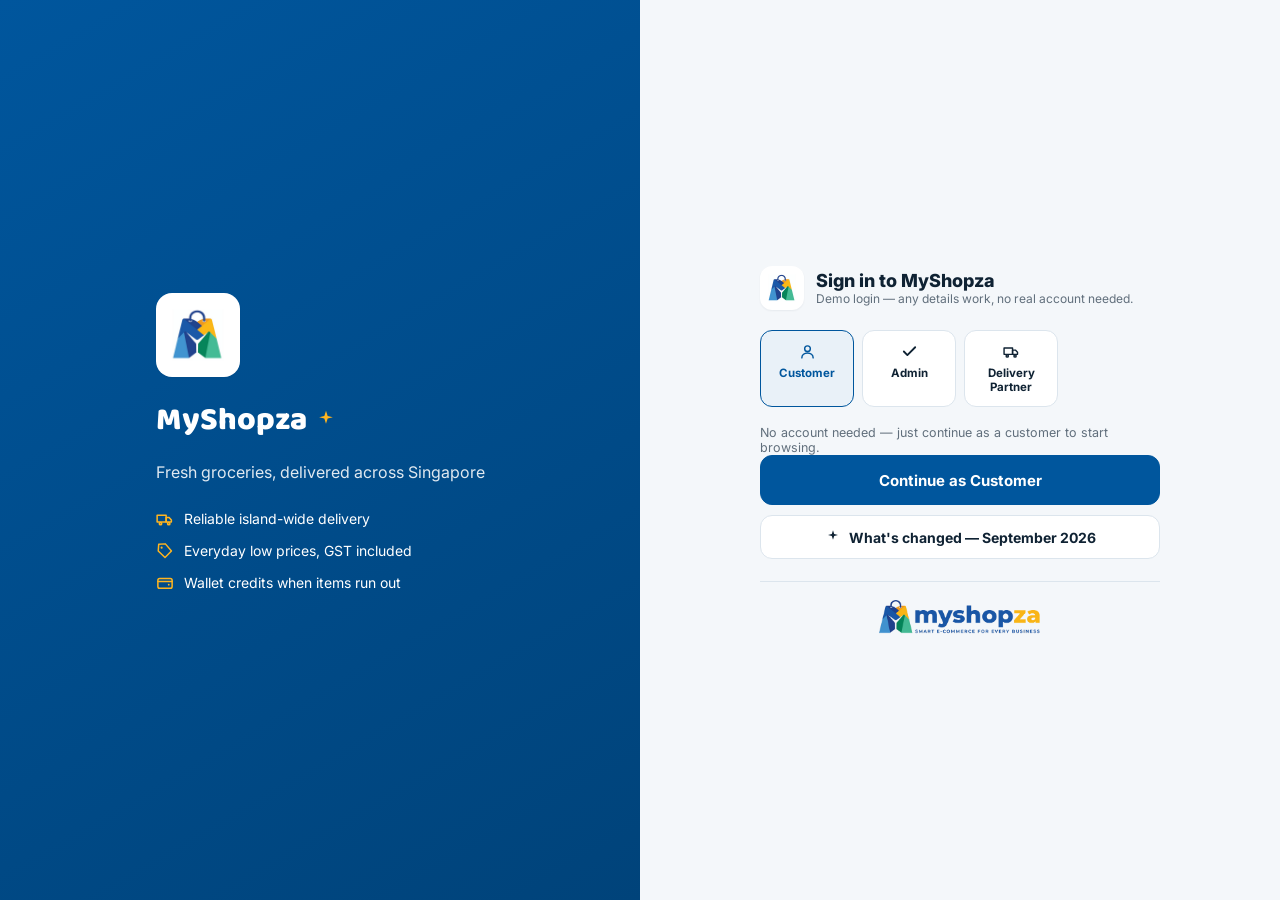
<file: index.html>
<!DOCTYPE html>
<html lang="en">
<head>
<meta charset="UTF-8" />
<meta name="viewport" content="width=device-width, initial-scale=1.0" />
<title>MyShopza — Groceries delivered across Singapore</title>
<link rel="icon" type="image/png" href="assets/img/myshopza-icon.png" />
<link rel="preconnect" href="https://fonts.googleapis.com" />
<link rel="preconnect" href="https://fonts.gstatic.com" crossorigin />
<link href="https://fonts.googleapis.com/css2?family=Baloo+2:wght@700;800&family=Inter:wght@400;500;600;700;800&display=swap" rel="stylesheet" />
<link rel="stylesheet" href="assets/css/quickkart.css?v=4" />
<link rel="stylesheet" href="assets/css/quickkart-2026-09.css?v=12" />
<link rel="stylesheet" href="assets/css/quickkart-2026-10-r15.css?v=11" />
<link rel="stylesheet" href="assets/css/quickkart-2026-10-r20.css?v=1" />
<link rel="stylesheet" href="assets/css/quickkart-2026-10-r21.css?v=1" />
<link rel="stylesheet" href="assets/css/quickkart-2026-10-r23.css?v=1" />
</head>
<body>
<div id="app"></div>
<script src="assets/js/quickkart.js?v=9"></script>
<script src="assets/js/quickkart-2026-09.js?v=7"></script>
<script src="assets/js/quickkart-2026-09-r3.js?v=9"></script>
<script src="assets/js/quickkart-2026-09-r4.js?v=3"></script>
<script src="assets/js/quickkart-2026-09-r5.js?v=3"></script>
<script src="assets/js/quickkart-2026-09-r6.js?v=2"></script>
<script src="assets/js/quickkart-2026-09-r7.js?v=4"></script>
<script src="assets/js/quickkart-2026-09-r8.js?v=2"></script>
<script src="assets/js/quickkart-2026-09-r9.js?v=2"></script>
<script src="assets/js/quickkart-2026-09-r10.js?v=4"></script>
<script src="assets/js/quickkart-2026-09-r11.js?v=8"></script>
<script src="assets/js/quickkart-2026-09-r12.js?v=7"></script>
<script src="assets/js/quickkart-2026-09-r13.js?v=7"></script>
<script src="assets/js/quickkart-2026-09-r14.js?v=6"></script>
<script src="assets/js/quickkart-2026-09-r15.js?v=11"></script>
<script src="assets/js/quickkart-2026-09-r16.js?v=2"></script>
<script src="assets/js/quickkart-2026-09-r17.js?v=2"></script>
<script src="assets/js/quickkart-2026-09-r18.js?v=2"></script>
<script src="assets/js/quickkart-2026-09-r19.js?v=2"></script>
<script src="assets/js/quickkart-2026-09-r20.js?v=4"></script>
<script src="assets/js/quickkart-2026-09-r21.js?v=2"></script>
<script src="assets/js/quickkart-2026-09-r22.js?v=5"></script>
<script src="assets/js/quickkart-2026-09-r23.js?v=5"></script>
<script src="assets/js/quickkart-2026-09-r24.js?v=2"></script>
<script src="assets/js/quickkart-2026-09-r25.js?v=4"></script>
<script src="assets/js/quickkart-2026-09-r26.js?v=3"></script>
<script src="assets/js/quickkart-2026-09-r27.js?v=3"></script>
<script src="assets/js/quickkart-2026-09-r28.js?v=3"></script>
<script src="assets/js/quickkart-2026-09-r29.js?v=3"></script>
<script src="assets/js/quickkart-2026-09-r30.js?v=7"></script>
<script src="assets/js/quickkart-2026-09-r32.js?v=1"></script>
</body>
</html>
</file>
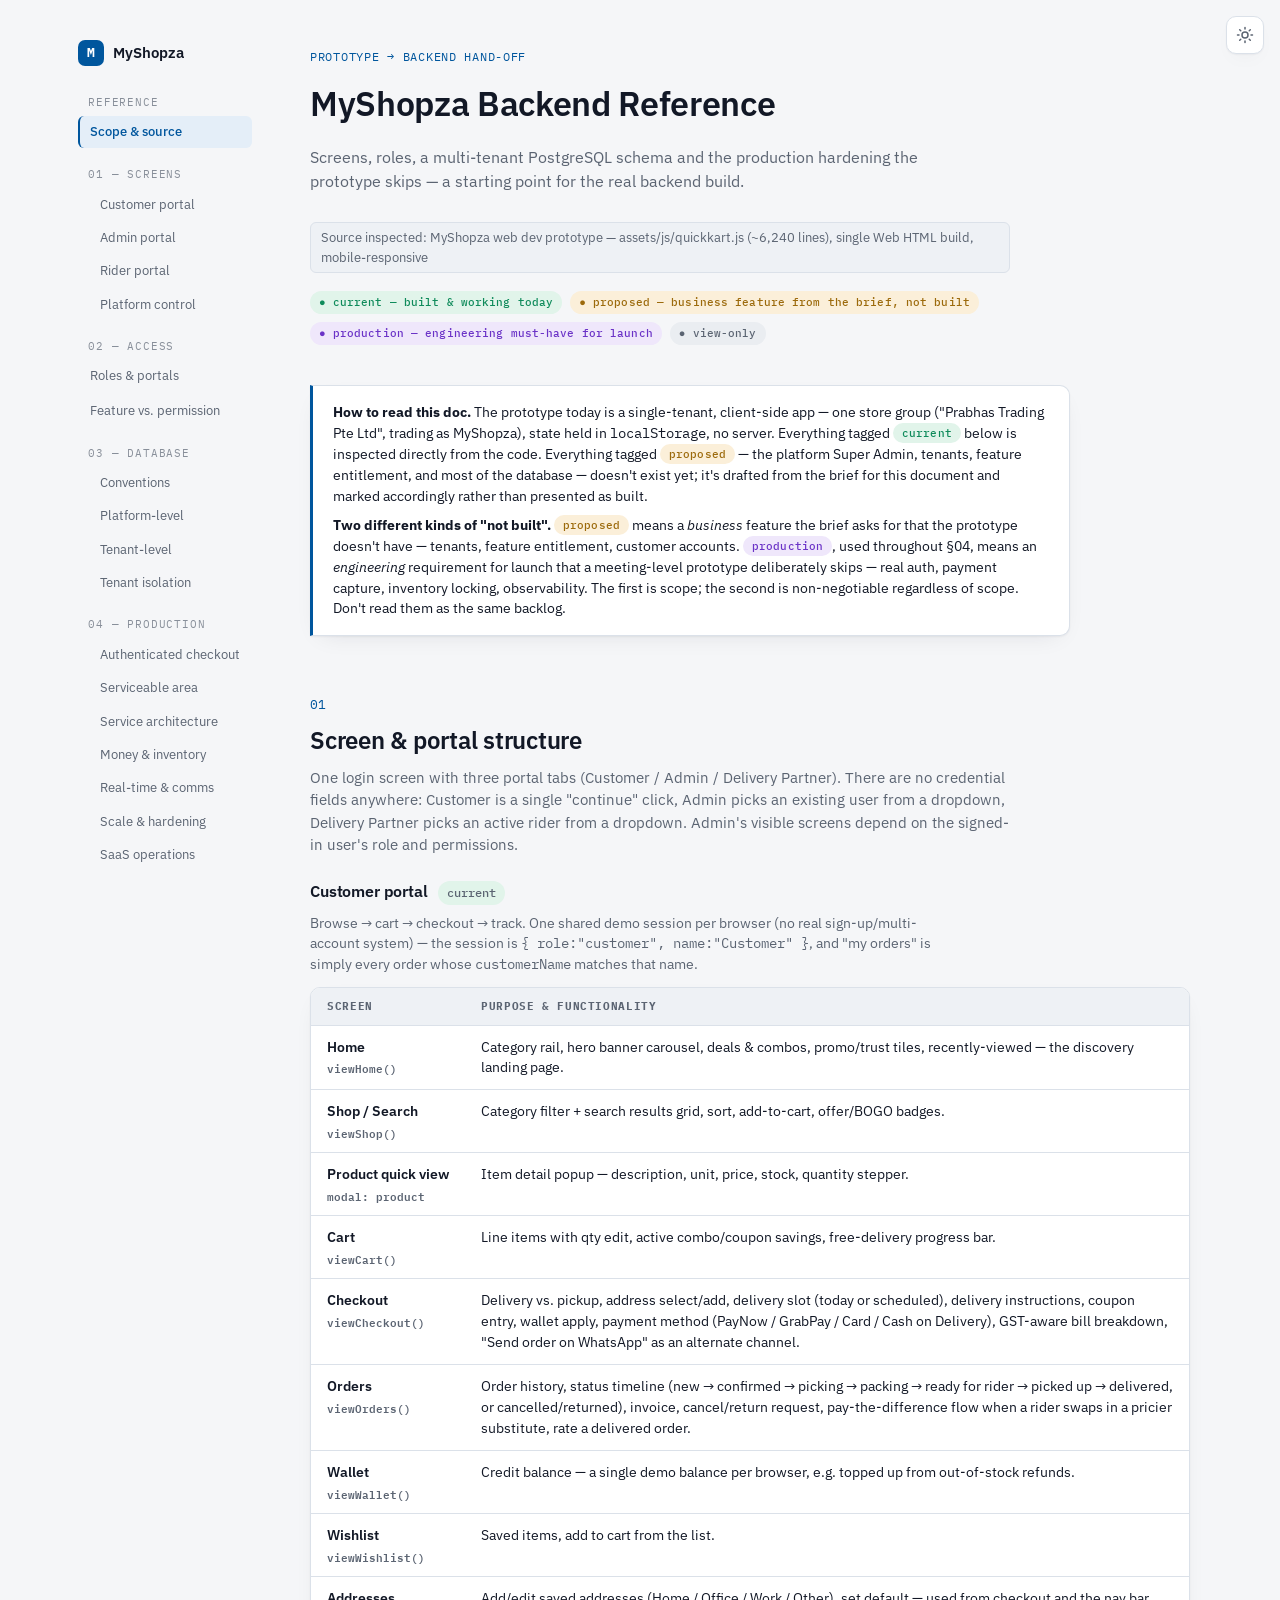
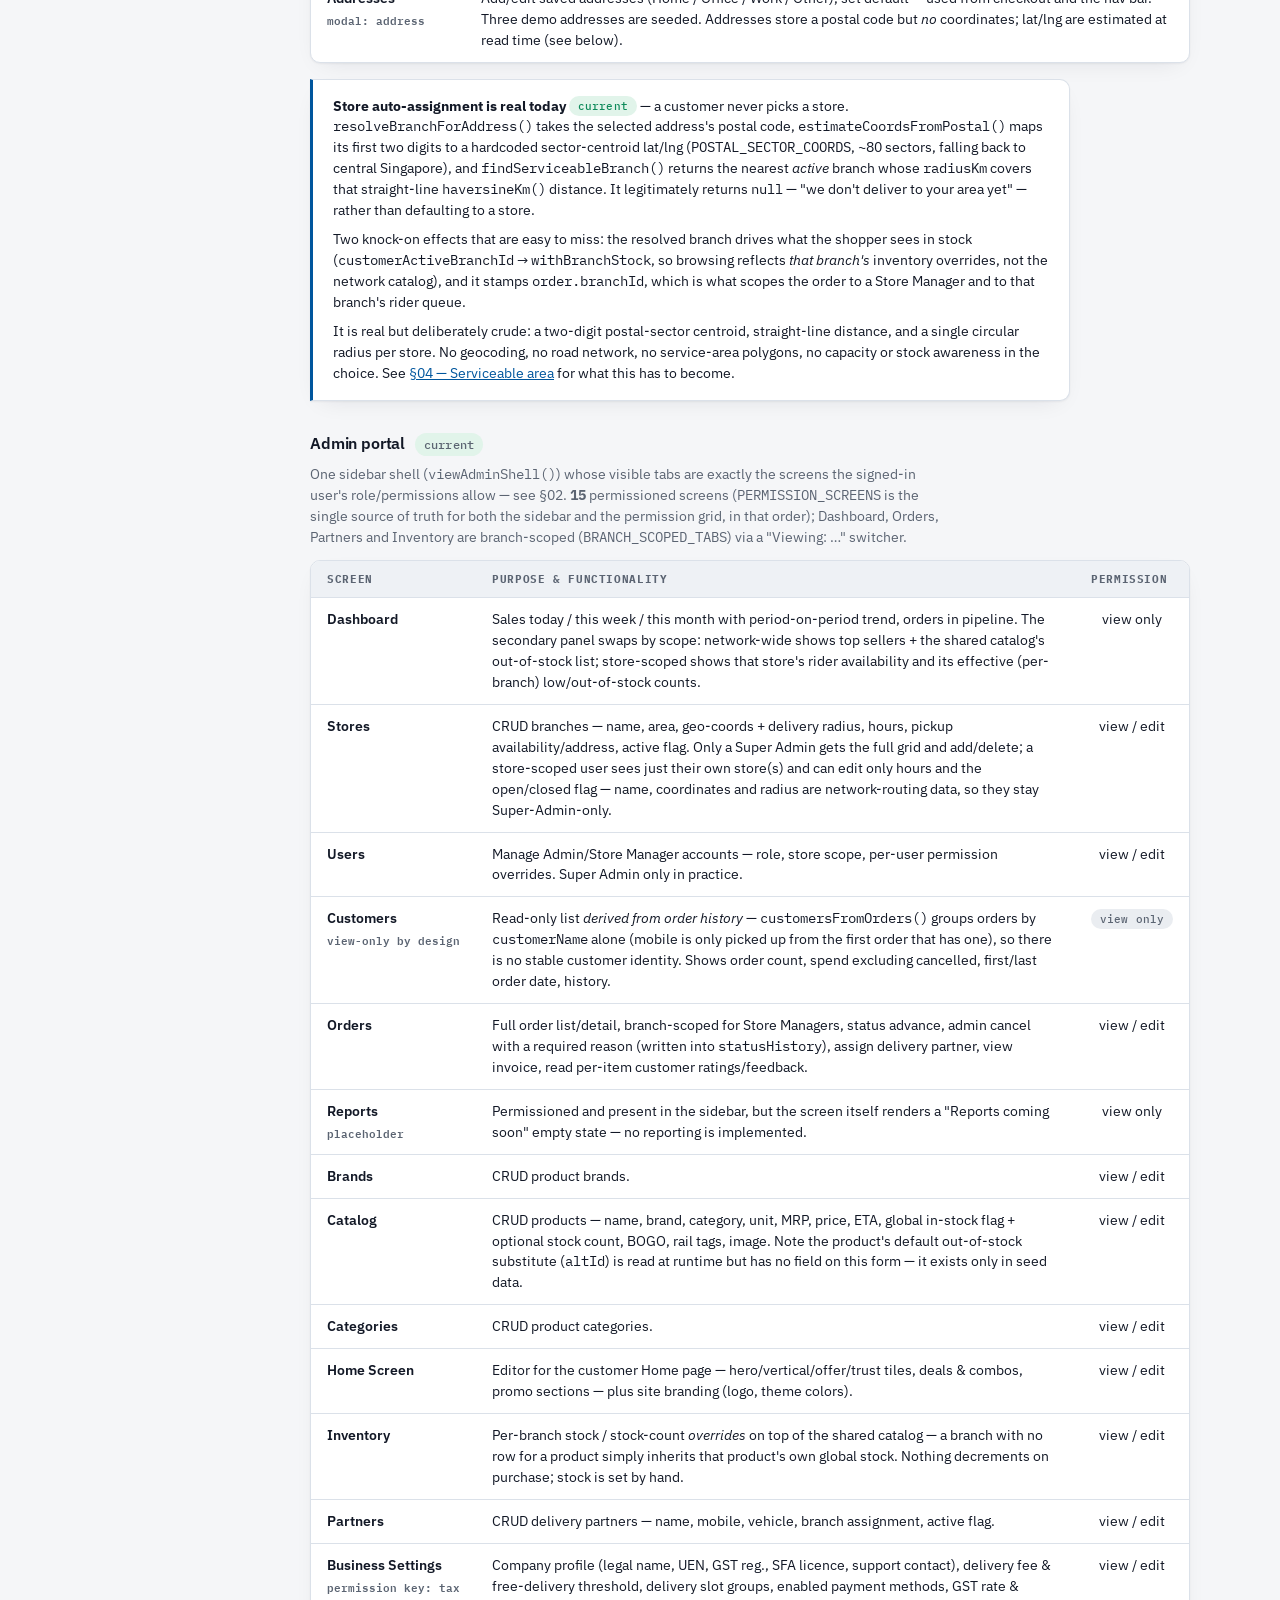
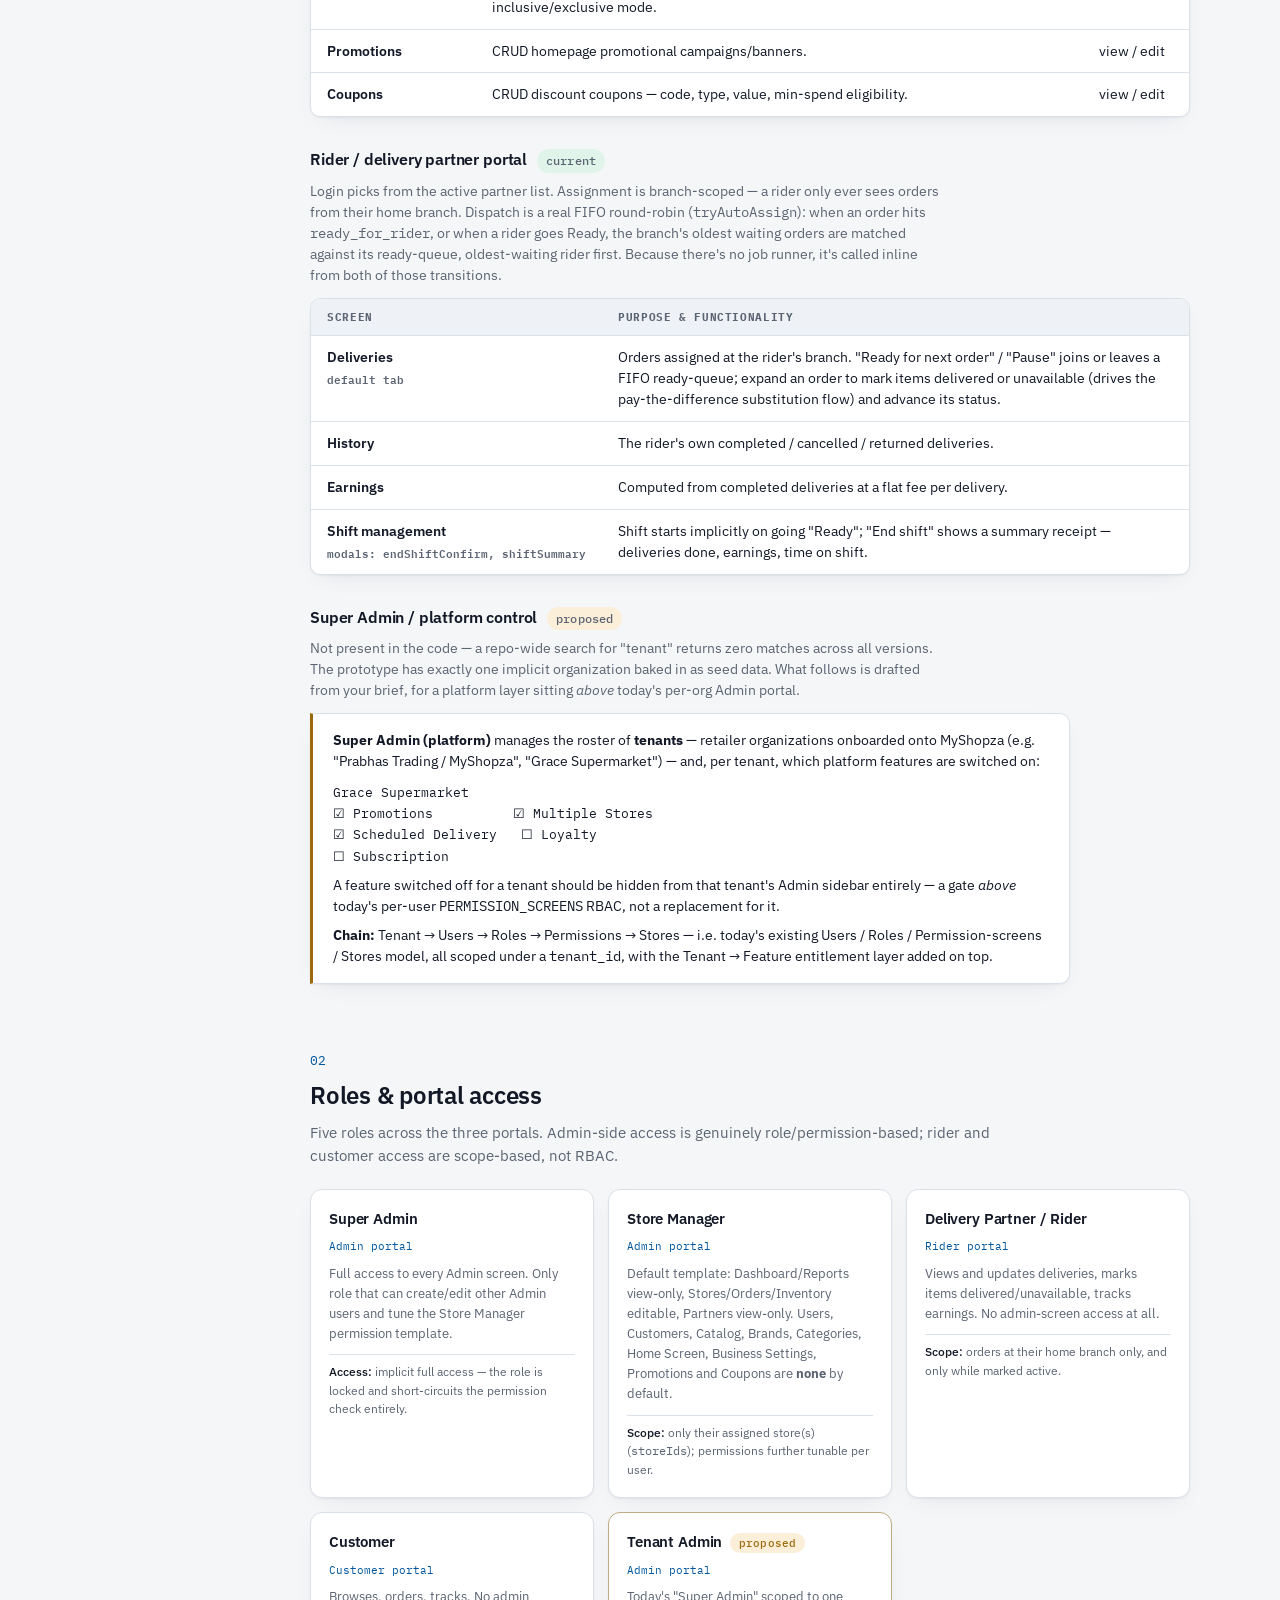
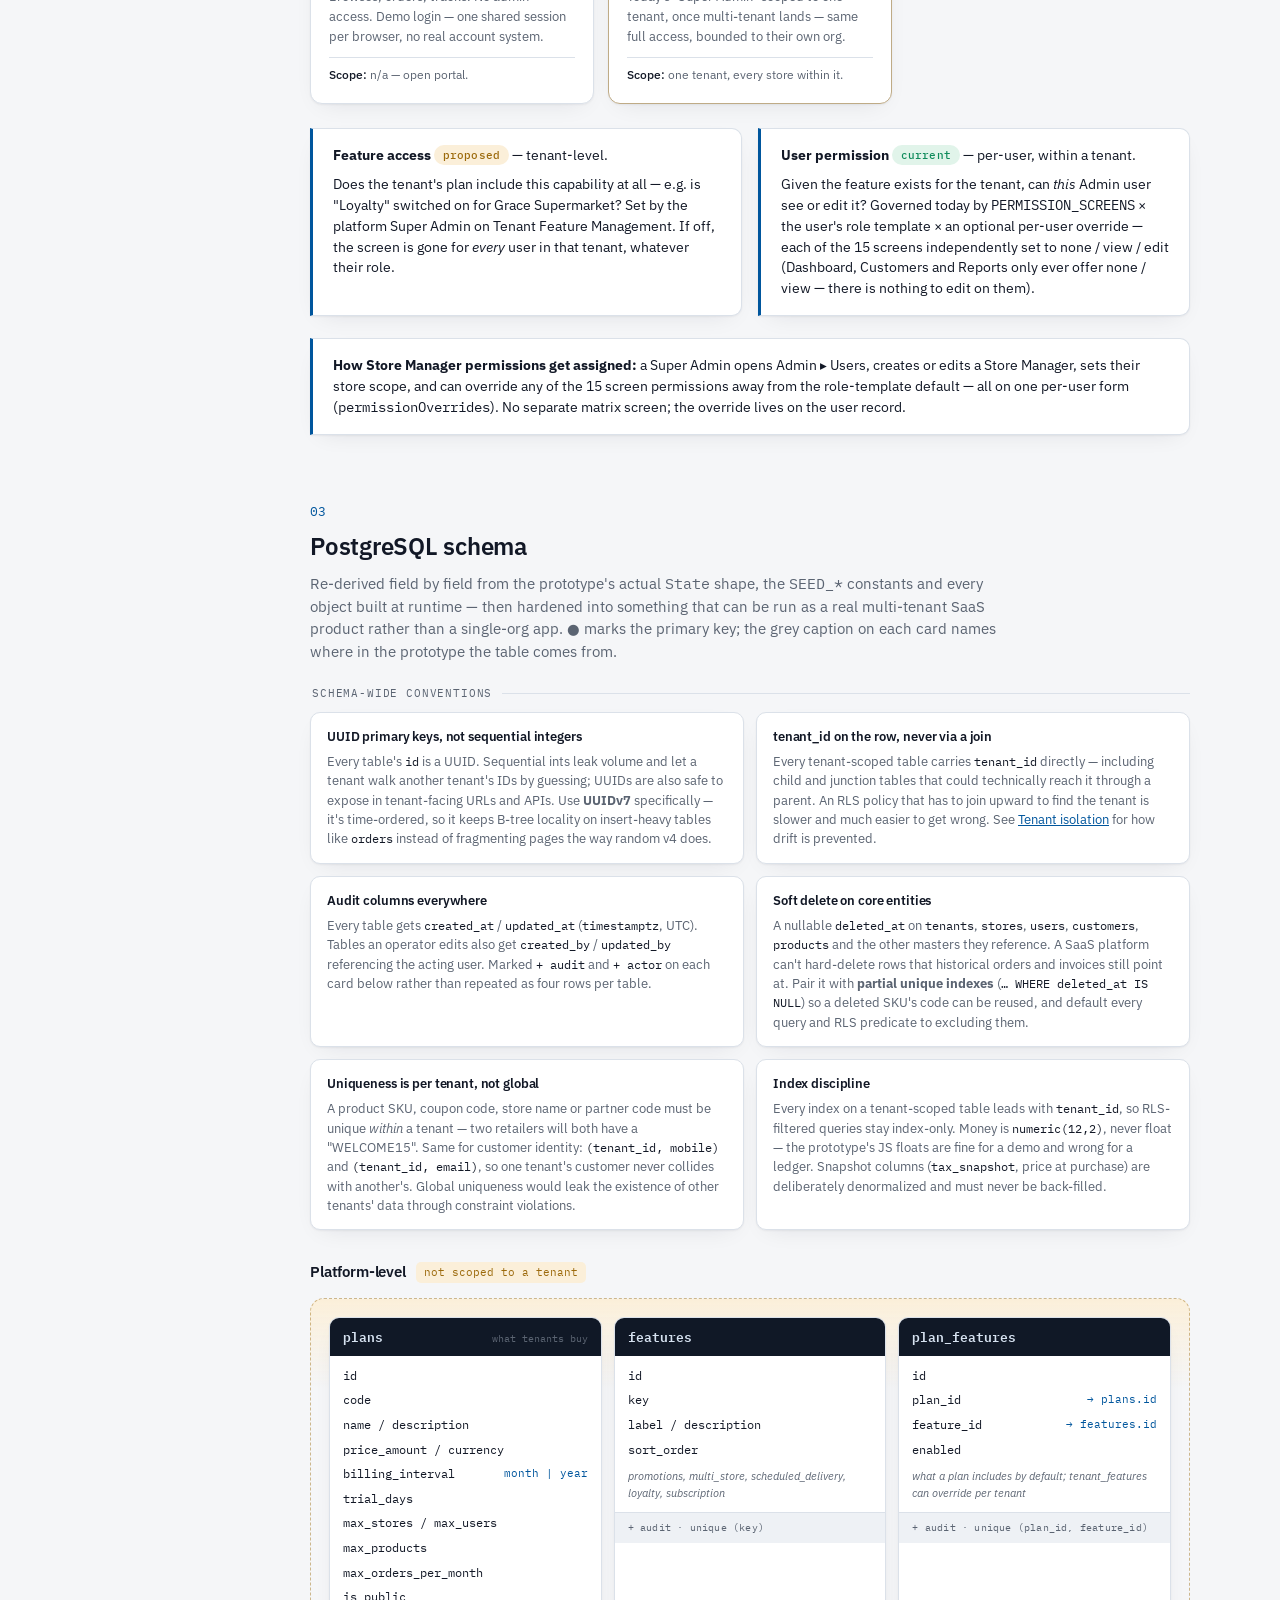
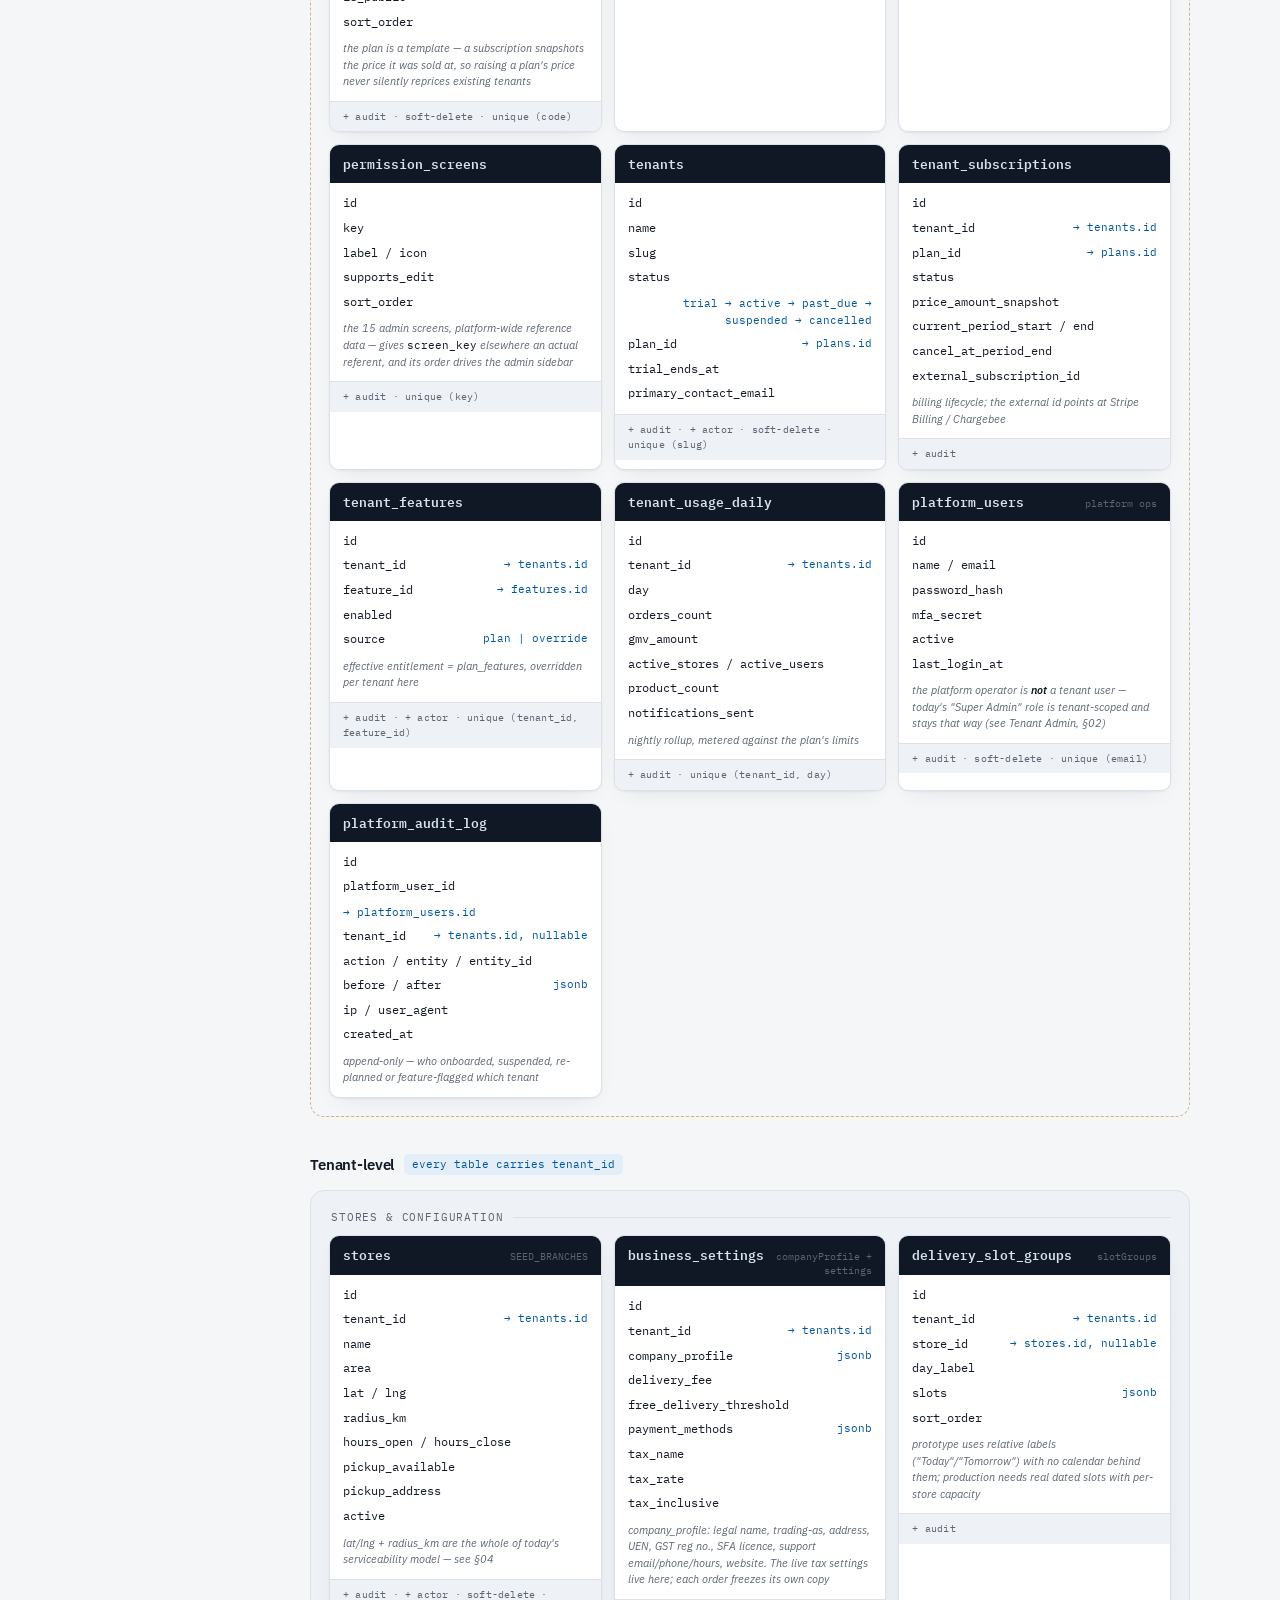
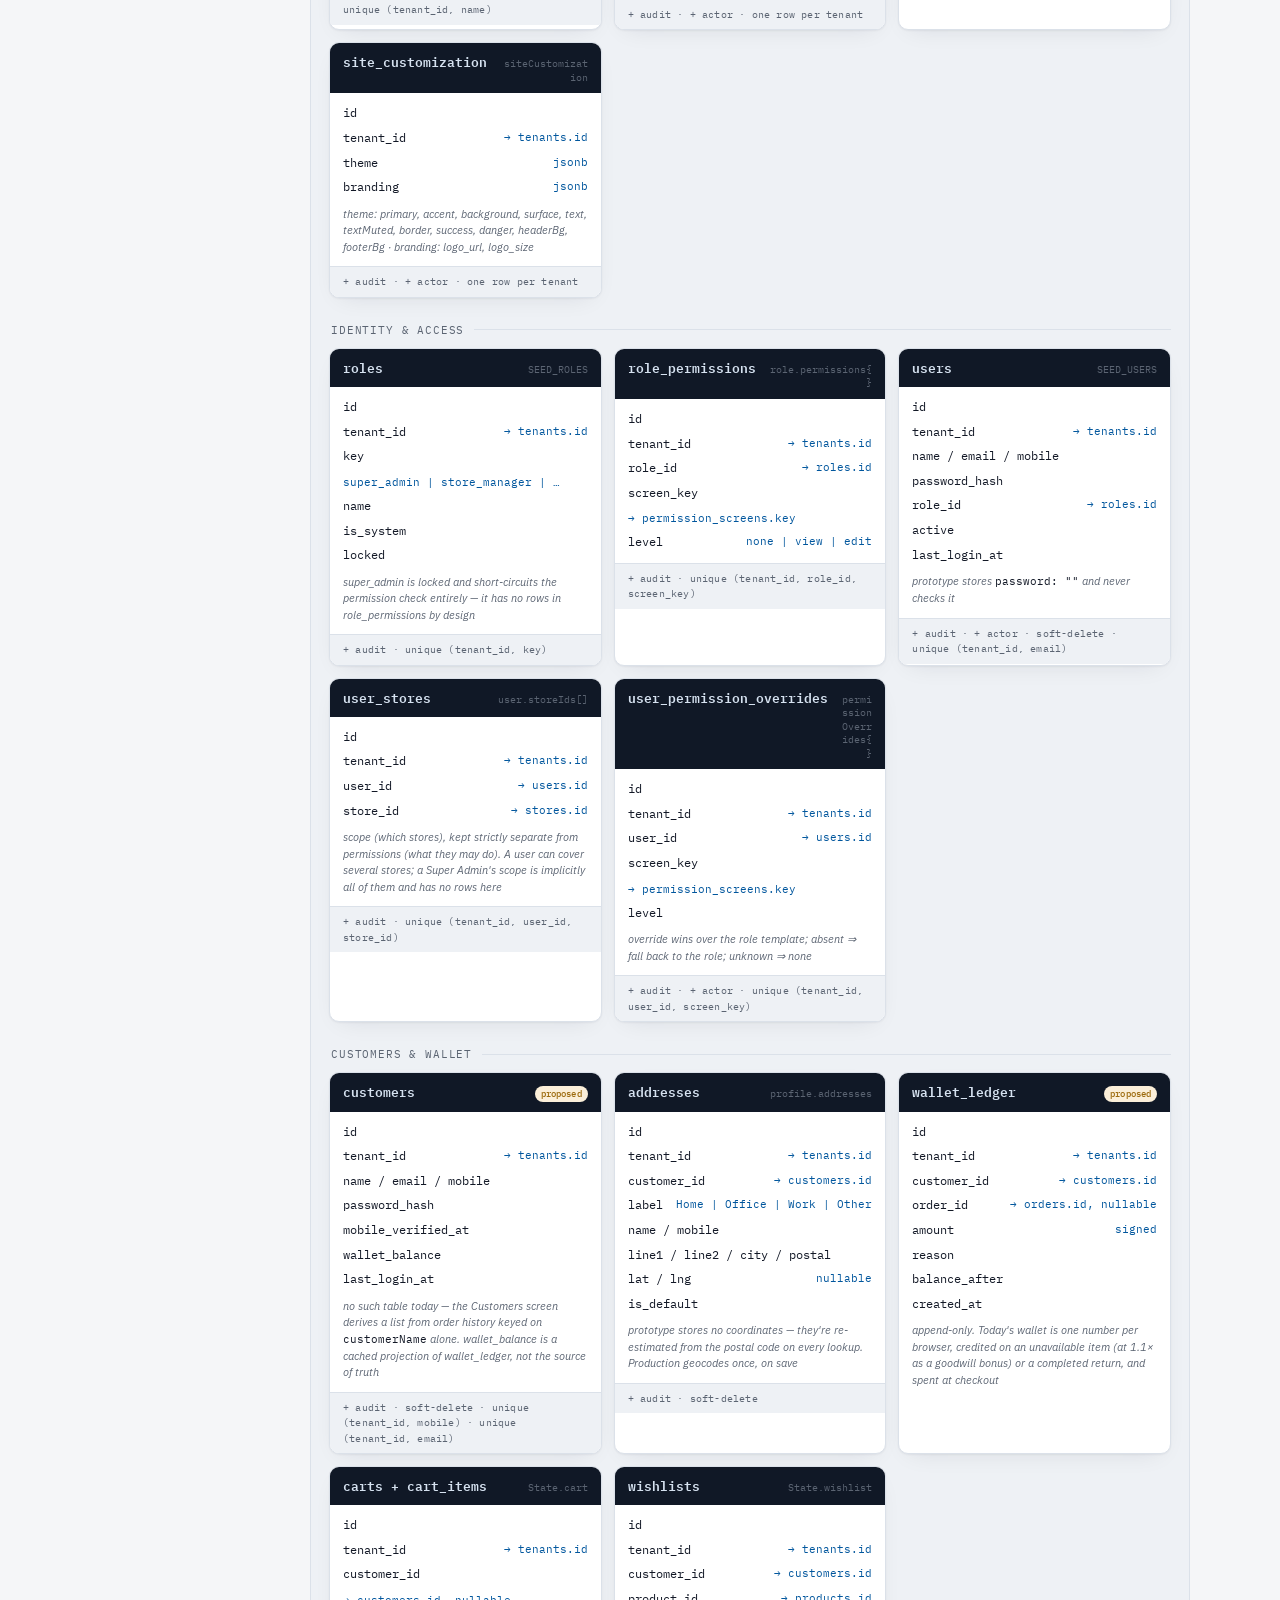
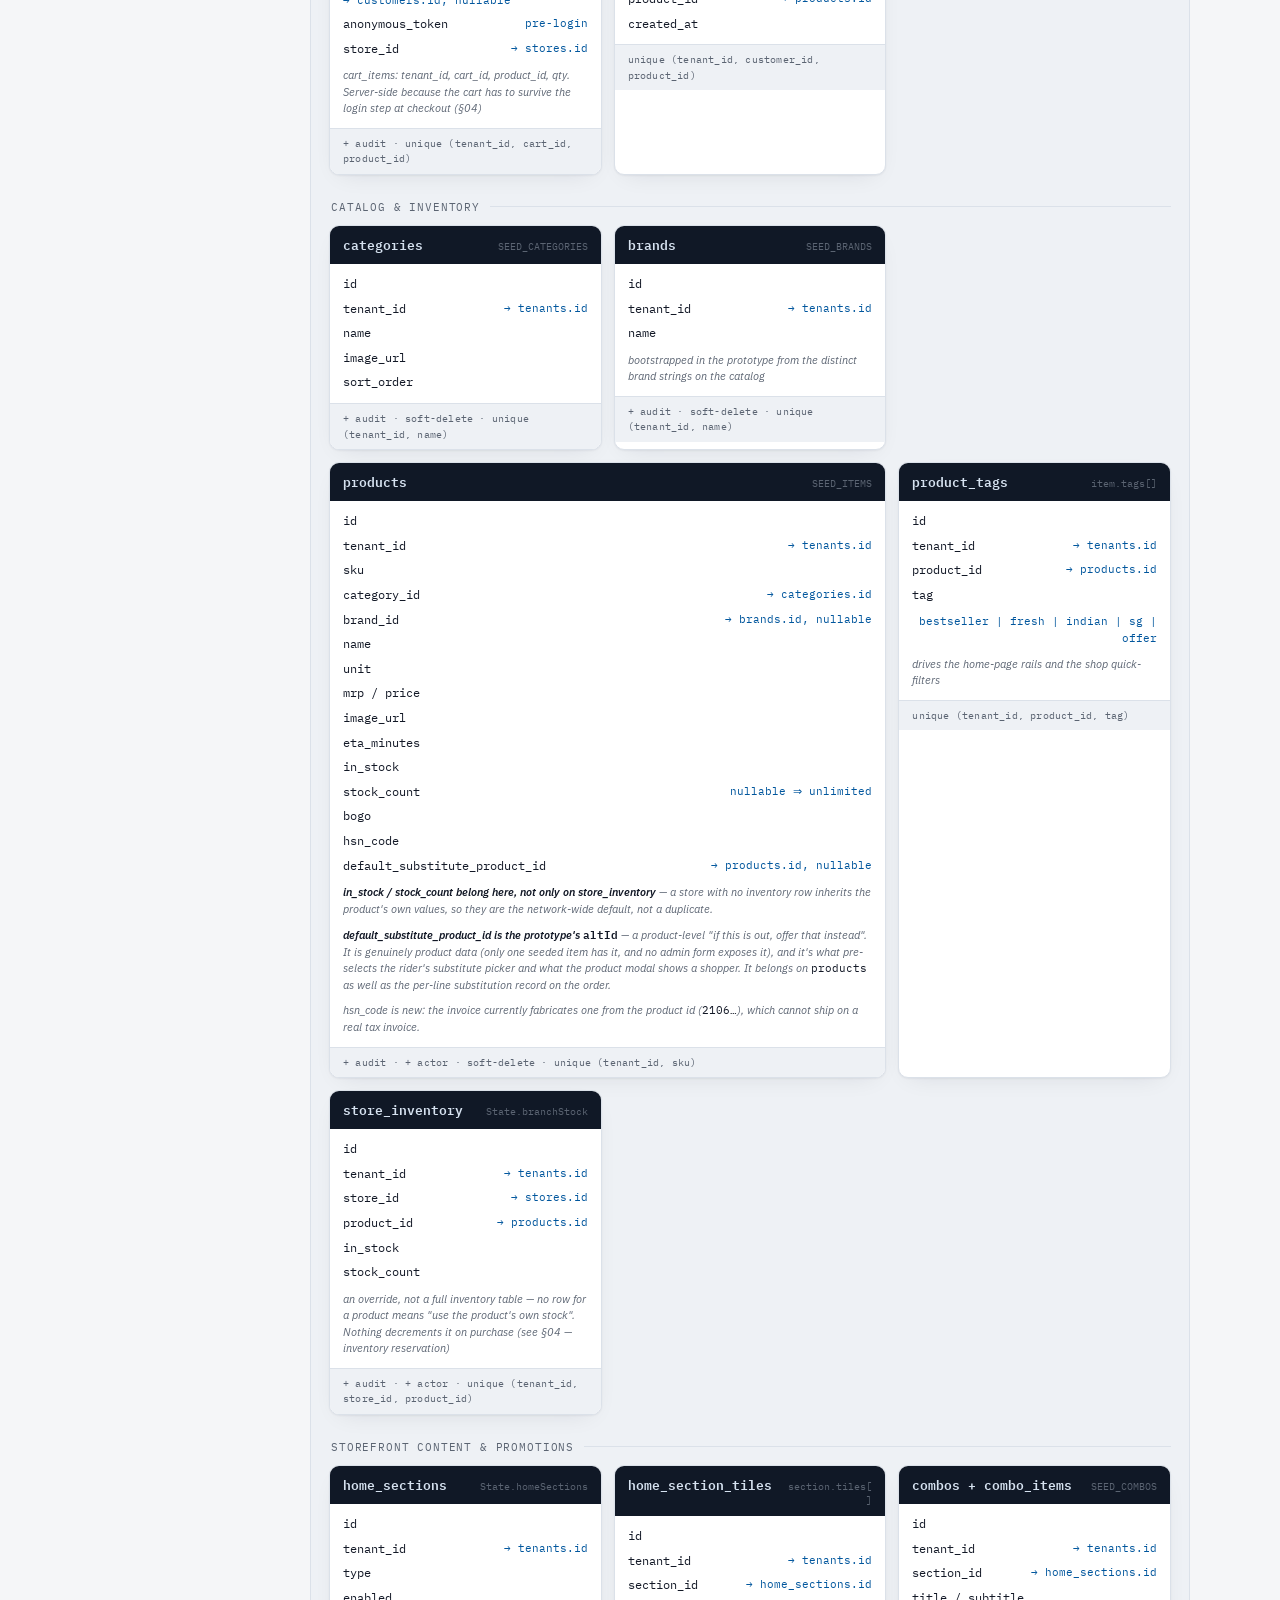
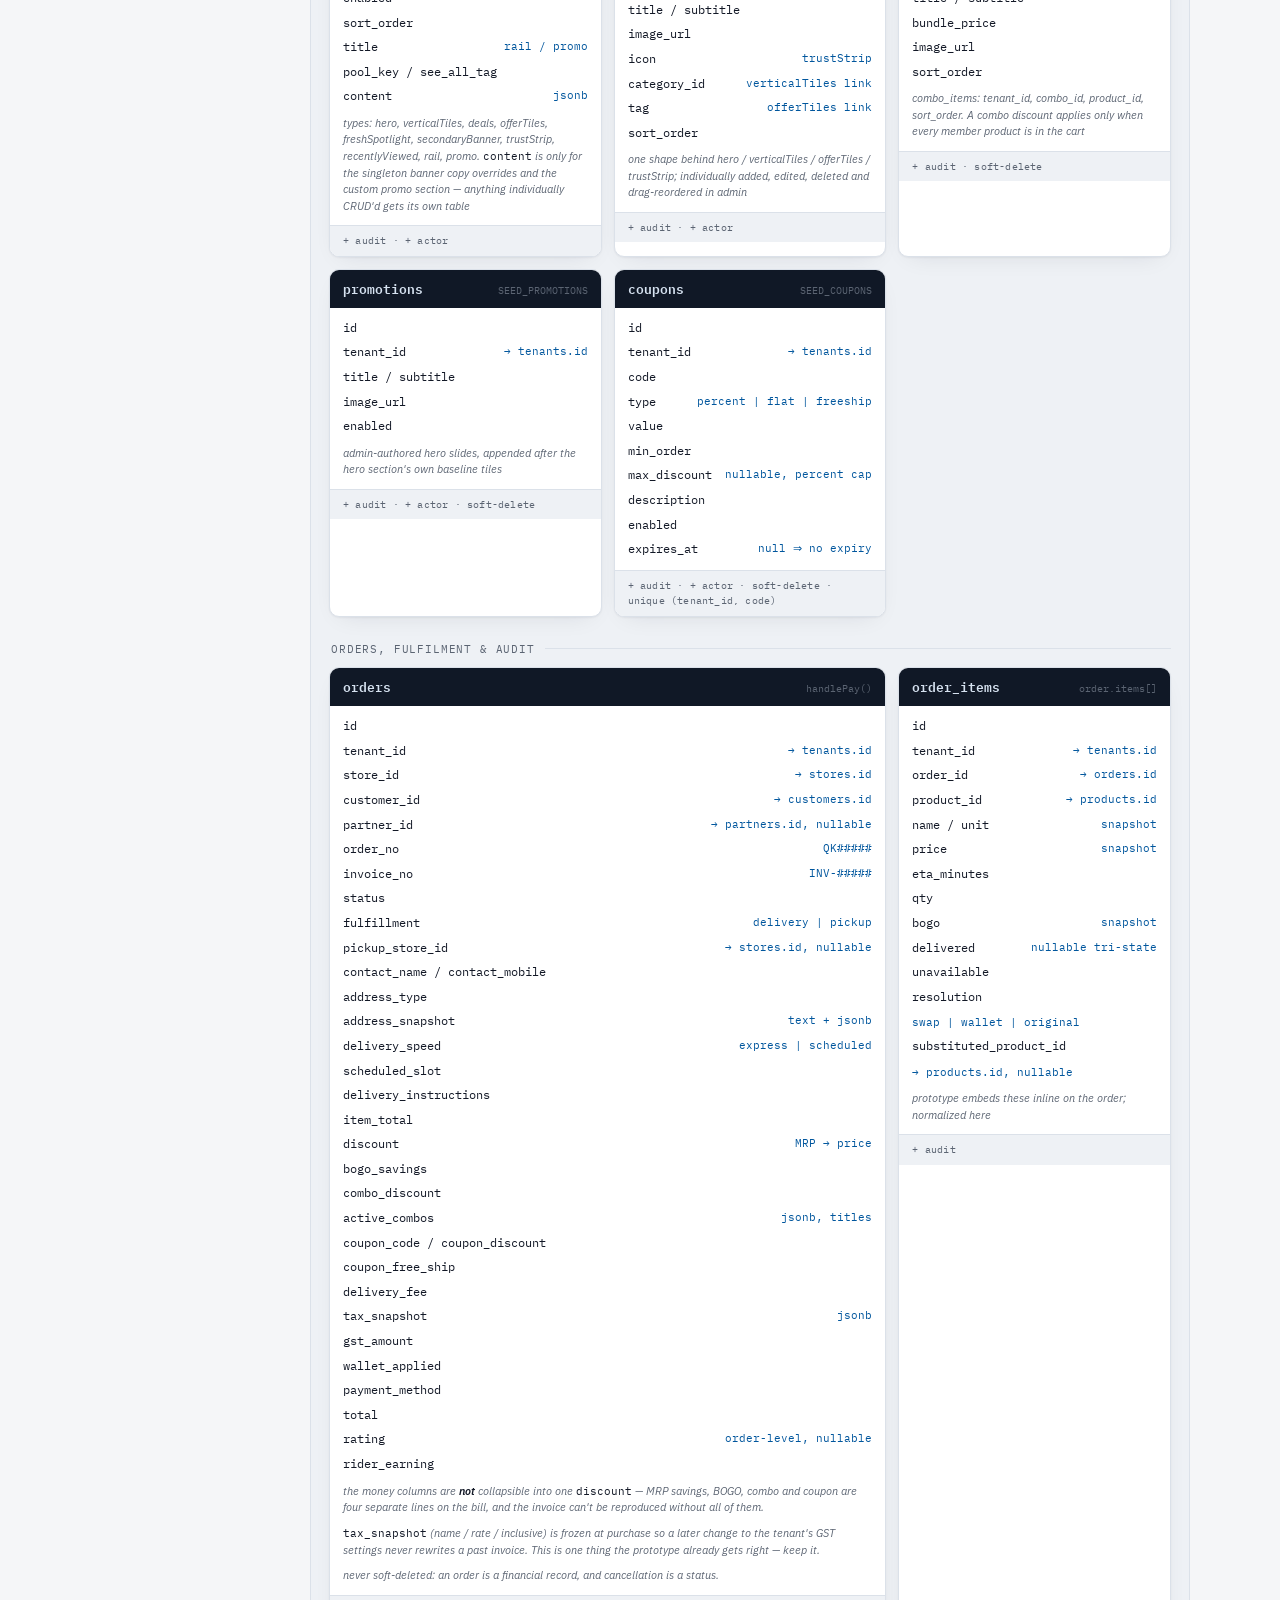
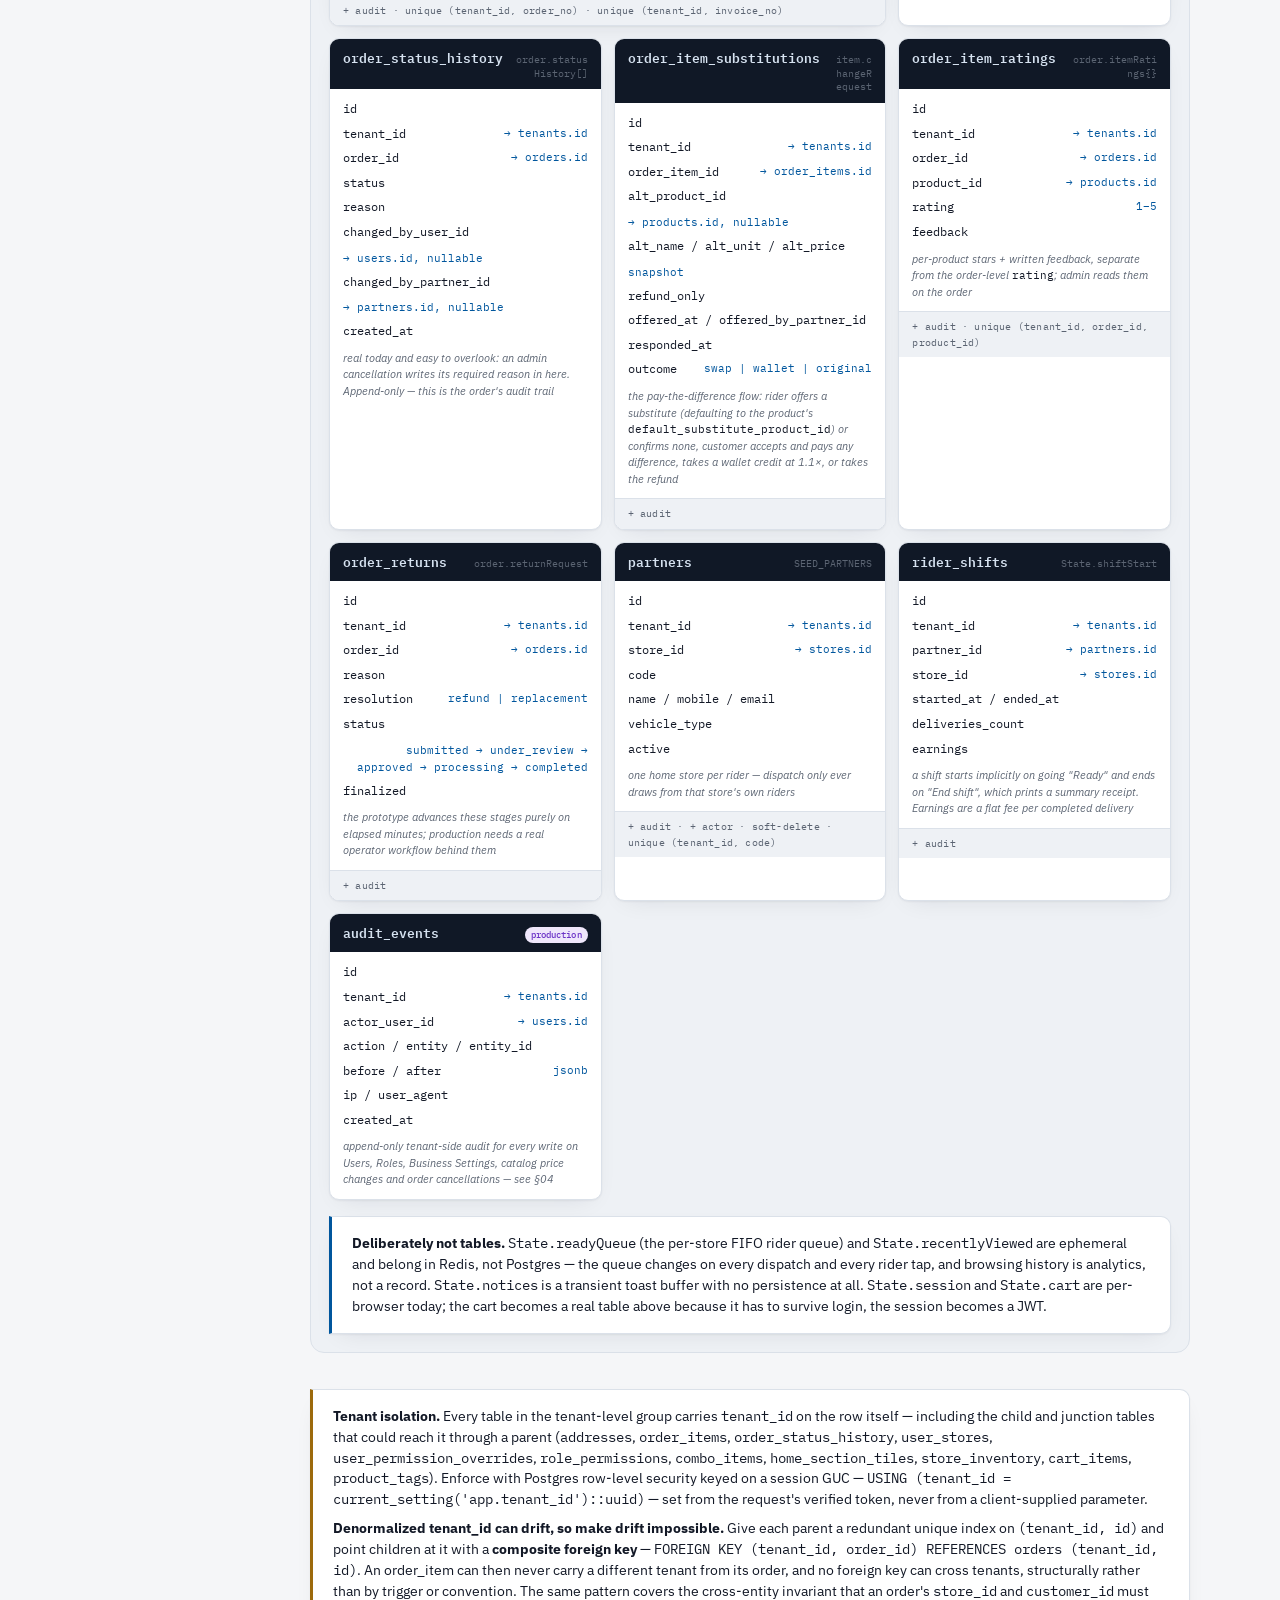
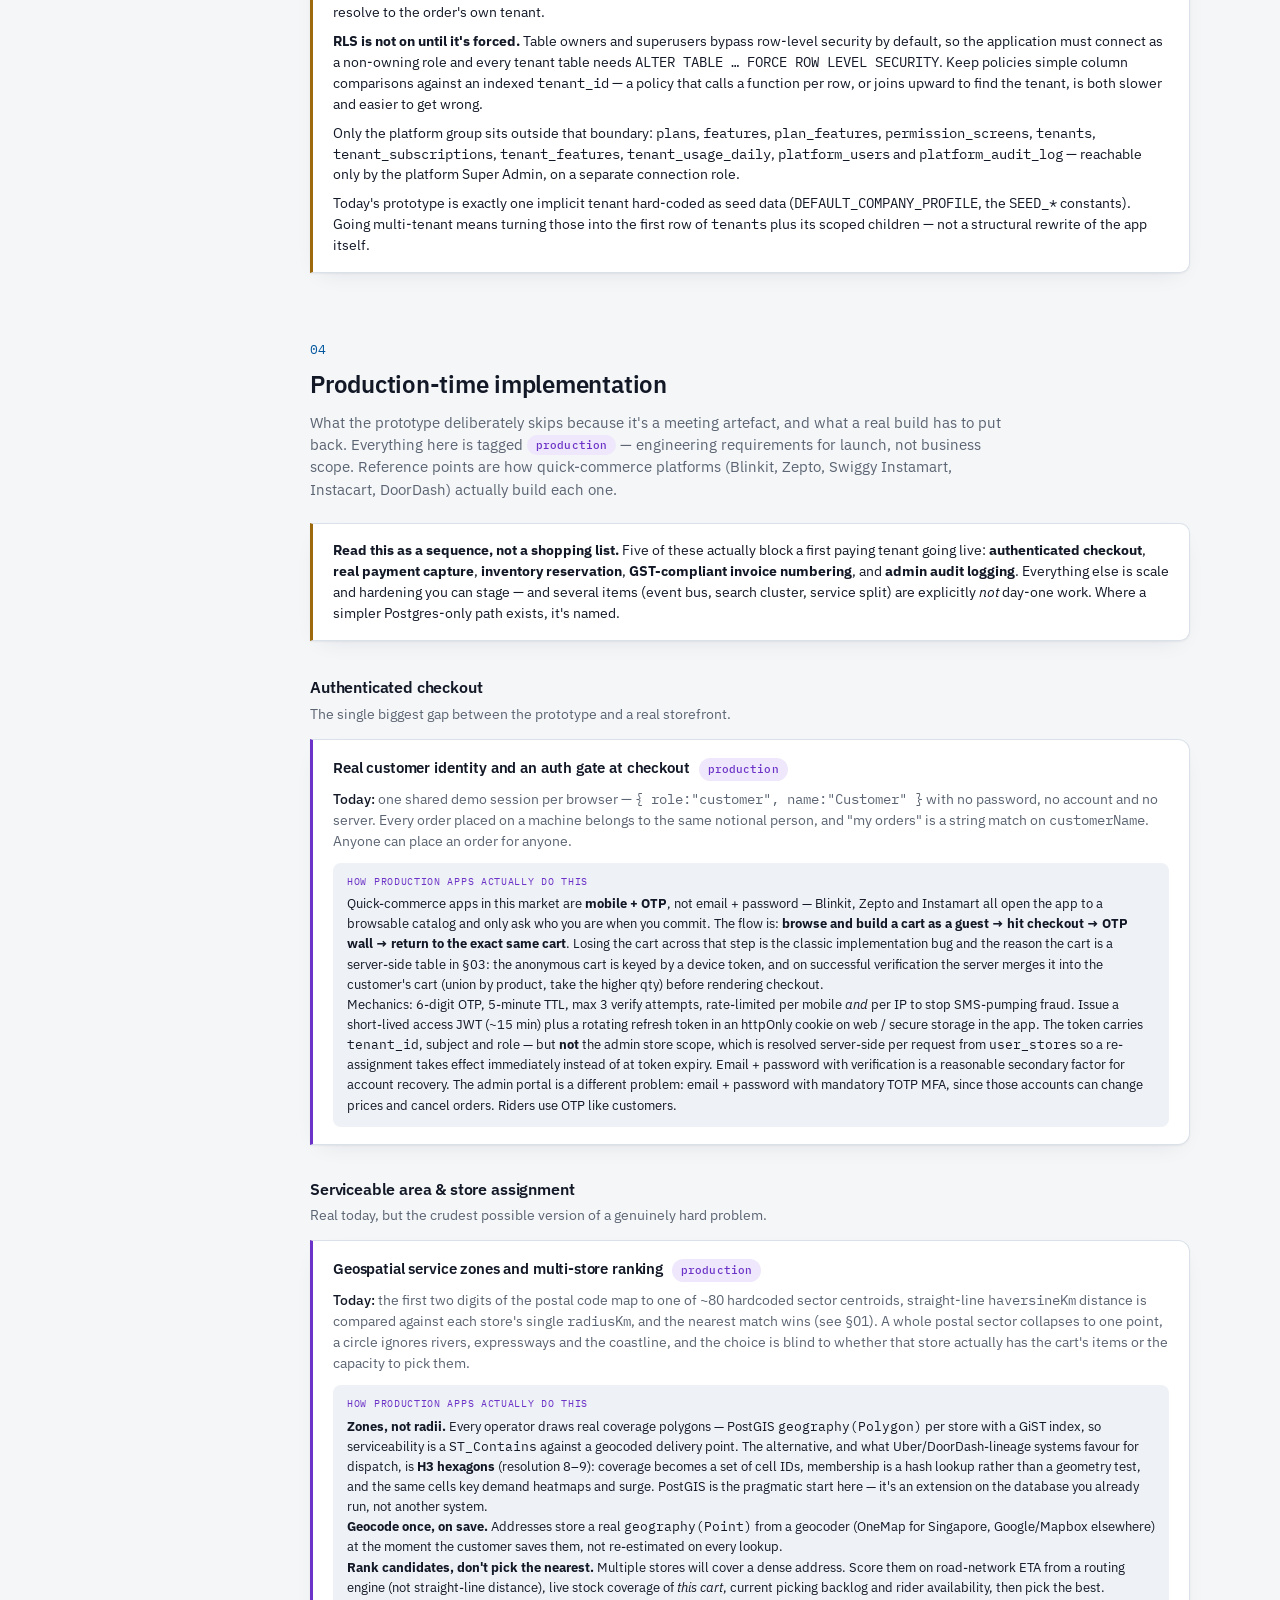
<file: docs/quickkart-backend-reference.html>
<!DOCTYPE html>
<html lang="en">
<head>
<meta charset="UTF-8" />
<script>
  // Applied before first paint so a saved preference doesn't flash the wrong theme.
  (function(){
    try {
      var saved = localStorage.getItem("quickkart-doc-theme");
      if (saved === "light" || saved === "dark") document.documentElement.setAttribute("data-theme", saved);
    } catch (e) {}
  })();
</script>
<meta name="viewport" content="width=device-width, initial-scale=1.0" />
<title>MyShopza Backend Reference</title>
<link rel="preconnect" href="https://fonts.googleapis.com" />
<link rel="preconnect" href="https://fonts.gstatic.com" crossorigin />
<link href="https://fonts.googleapis.com/css2?family=IBM+Plex+Sans:wght@400;500;600;700&family=IBM+Plex+Mono:wght@400;500;600&display=swap" rel="stylesheet" />
<style>
  :root{
    color-scheme: light dark;
    --paper:#F5F6F8; --surface:#FFFFFF; --surface-2:#EEF1F5;
    --ink:#121826; --ink-muted:#5B6472; --border:#DBE1E9;
    --accent:#00569D; --accent-soft:#E4EEF8;
    --current:#0F8B5B; --current-soft:#E1F4EA;
    --proposed:#9C6A0C; --proposed-soft:#FBEFD9;
    --prod:#6B33C7; --prod-soft:#EFE7FB;
    --viewonly:#5B6472; --viewonly-soft:#EAEDF1;
    --code-bg:#101826; --code-ink:#D6E2F0;
    --shadow: 0 1px 2px rgba(18,24,38,.05), 0 8px 24px -12px rgba(18,24,38,.12);
  }
  @media (prefers-color-scheme: dark){
    :root:not([data-theme="light"]){
      --paper:#0A0E15; --surface:#121826; --surface-2:#0D1320;
      --ink:#E7ECF3; --ink-muted:#93A0B2; --border:#232C3C;
      --accent:#5CA8E6; --accent-soft:#152537;
      --current:#4ED19A; --current-soft:#0F2A1F;
      --proposed:#E8B657; --proposed-soft:#332510;
      --prod:#C4A6F5; --prod-soft:#241A3A;
      --viewonly:#93A0B2; --viewonly-soft:#171E2B;
      --code-bg:#0A1119; --code-ink:#CBDAEC;
      --shadow: 0 1px 2px rgba(0,0,0,.4), 0 8px 28px -14px rgba(0,0,0,.6);
    }
  }
  :root[data-theme="dark"]{
    --paper:#0A0E15; --surface:#121826; --surface-2:#0D1320;
    --ink:#E7ECF3; --ink-muted:#93A0B2; --border:#232C3C;
    --accent:#5CA8E6; --accent-soft:#152537;
    --current:#4ED19A; --current-soft:#0F2A1F;
    --proposed:#E8B657; --proposed-soft:#332510;
    --prod:#C4A6F5; --prod-soft:#241A3A;
    --viewonly:#93A0B2; --viewonly-soft:#171E2B;
    --code-bg:#0A1119; --code-ink:#CBDAEC;
    --shadow: 0 1px 2px rgba(0,0,0,.4), 0 8px 28px -14px rgba(0,0,0,.6);
  }

  /* ---------- Theme toggle ---------- */
  .theme-toggle{
    position:fixed; top:16px; right:16px; z-index:100;
    width:38px; height:38px; border-radius:10px; padding:0;
    background:var(--surface); border:1px solid var(--border); box-shadow:var(--shadow);
    display:flex; align-items:center; justify-content:center; cursor:pointer;
    color:var(--ink-muted); transition:color .15s, border-color .15s;
  }
  .theme-toggle:hover{ color:var(--accent); border-color:var(--accent); }
  .theme-toggle svg{ width:18px; height:18px; display:block; }
  .theme-toggle .icon-sun{ display:flex; }
  .theme-toggle .icon-moon{ display:none; }
  :root[data-theme="dark"] .theme-toggle .icon-sun{ display:none; }
  :root[data-theme="dark"] .theme-toggle .icon-moon{ display:flex; }
  @media (prefers-color-scheme: dark){
    :root:not([data-theme="light"]) .theme-toggle .icon-sun{ display:none; }
    :root:not([data-theme="light"]) .theme-toggle .icon-moon{ display:flex; }
  }

  *{ box-sizing:border-box; }
  html, body{ height:100%; }
  html{ scroll-behavior:smooth; }
  @media (prefers-reduced-motion: reduce){ html{ scroll-behavior:auto; } }
  body{
    margin:0; background:var(--paper); color:var(--ink);
    font-family:"IBM Plex Sans", ui-sans-serif, system-ui, -apple-system, "Segoe UI", sans-serif;
    font-size:15px; line-height:1.55;
    -webkit-font-smoothing:antialiased;
  }
  code, .mono, .k{
    font-family:"IBM Plex Mono", ui-monospace, SFMono-Regular, Menlo, monospace;
  }
  h1,h2,h3,h4{ text-wrap:balance; font-weight:600; letter-spacing:-0.01em; margin:0; }
  a{ color:var(--accent); }
  table{ border-collapse:collapse; width:100%; }

  .shell{ display:flex; max-width:1180px; margin:0 auto; align-items:flex-start; }

  /* ---------- TOC ---------- */
  .toc{
    position:sticky; top:0; align-self:flex-start;
    width:220px; flex:none; padding:40px 18px 40px 28px;
    height:100vh; overflow-y:auto;
  }
  .toc-brand{ display:flex; align-items:center; gap:9px; margin-bottom:28px; }
  .toc-mark{
    width:26px; height:26px; border-radius:7px; background:var(--accent);
    display:flex; align-items:center; justify-content:center;
    color:#fff; font-weight:700; font-size:13px; font-family:"IBM Plex Mono",monospace;
  }
  .toc-brand-word{ font-weight:600; font-size:14.5px; }
  .toc nav{ display:flex; flex-direction:column; gap:2px; }
  .toc a{
    color:var(--ink-muted); text-decoration:none; font-size:13px;
    padding:6px 10px; border-radius:6px; border-left:2px solid transparent;
  }
  .toc a:hover{ color:var(--ink); background:var(--surface-2); }
  /* Scrollspy active state — mirrors .dash-nav-item.active in the MyShopza app:
     a soft fill plus full-contrast accent text, here with the left rail the
     .toc a border-left placeholder was already reserving. */
  .toc a.active{
    color:var(--accent); background:var(--accent-soft);
    border-left-color:var(--accent); font-weight:500;
  }
  .toc a.active:hover{ color:var(--accent); background:var(--accent-soft); }
  .toc .sub{ padding-left:20px; font-size:12.5px; }
  .toc .grp{
    font-family:"IBM Plex Mono",monospace; font-size:10.5px; letter-spacing:.08em;
    text-transform:uppercase; color:var(--ink-muted); opacity:.7;
    margin:16px 0 4px 10px;
  }
  .toc .grp:first-of-type{ margin-top:0; }

  main{ flex:1; min-width:0; padding:48px 40px 100px; }

  /* ---------- Header ---------- */
  .doc-head{ max-width:700px; margin-bottom:40px; }
  .eyebrow{
    font-family:"IBM Plex Mono",monospace; font-size:12px; letter-spacing:.06em;
    text-transform:uppercase; color:var(--accent); margin-bottom:10px; display:block;
  }
  .doc-head h1{ font-size:34px; margin-bottom:12px; }
  .doc-head p{ color:var(--ink-muted); font-size:15.5px; max-width:640px; }
  .doc-head .path{
    display:inline-block; margin-top:14px; font-size:12.5px; color:var(--ink-muted);
    background:var(--surface-2); border:1px solid var(--border); border-radius:6px;
    padding:5px 10px;
  }

  .legend{ display:flex; gap:8px; flex-wrap:wrap; margin-top:18px; }
  .badge{
    font-family:"IBM Plex Mono",monospace; font-size:11px; font-weight:500;
    padding:3px 9px; border-radius:99px; white-space:nowrap; letter-spacing:.01em;
  }
  .badge.current{ background:var(--current-soft); color:var(--current); }
  .badge.proposed{ background:var(--proposed-soft); color:var(--proposed); }
  .badge.prod{ background:var(--prod-soft); color:var(--prod); }
  .badge.viewonly{ background:var(--viewonly-soft); color:var(--viewonly); }

  section.block{ margin-bottom:64px; scroll-margin-top:24px; }
  .block-head{ margin-bottom:22px; max-width:700px; }
  .block-num{ font-family:"IBM Plex Mono",monospace; color:var(--accent); font-size:13px; }
  .block-head h2{ font-size:24px; margin-top:6px; }
  .block-head p{ color:var(--ink-muted); font-size:14.5px; margin-top:8px; }

  .portal{ margin-bottom:30px; scroll-margin-top:24px; }
  .portal-head{ display:flex; align-items:baseline; gap:10px; margin-bottom:10px; }
  .portal-head h3{ font-size:16px; }
  .portal-head .tag{ font-family:"IBM Plex Mono",monospace; font-size:11.5px; color:var(--ink-muted); }
  .portal-note{ font-size:13.5px; color:var(--ink-muted); margin:-2px 0 12px; max-width:640px; }

  .screen-table{
    background:var(--surface); border:1px solid var(--border); border-radius:10px;
    overflow:hidden; box-shadow:var(--shadow);
  }
  .screen-table table{ font-size:13.5px; }
  .screen-table th{
    text-align:left; font-family:"IBM Plex Mono",monospace; font-size:10.5px;
    letter-spacing:.06em; text-transform:uppercase; color:var(--ink-muted);
    padding:10px 16px; border-bottom:1px solid var(--border); background:var(--surface-2);
  }
  .screen-table td{ padding:11px 16px; border-bottom:1px solid var(--border); vertical-align:top; }
  .screen-table tr:last-child td{ border-bottom:none; }
  .screen-table .name{ font-weight:600; white-space:nowrap; }
  .screen-table .fn{ display:block; font-family:"IBM Plex Mono",monospace; font-size:11px; color:var(--ink-muted); margin-top:2px; }
  .screen-table .desc{ color:var(--ink); }
  .screen-table .level{ text-align:center; white-space:nowrap; }
  .table-scroll{ overflow-x:auto; }

  .callout{
    background:var(--surface); border:1px solid var(--border); border-left:3px solid var(--accent);
    border-radius:0 10px 10px 0; padding:16px 20px; font-size:13.5px; color:var(--ink);
    box-shadow:var(--shadow); max-width:760px;
  }
  .callout.amber{ border-left-color:var(--proposed); }
  .callout b{ color:var(--ink); }
  .callout p{ margin:0 0 8px; }
  .callout p:last-child{ margin-bottom:0; }

  /* ---------- Roles ---------- */
  .role-grid{ display:grid; grid-template-columns:repeat(auto-fill, minmax(230px,1fr)); gap:14px; margin-bottom:24px; }
  .role-card{
    background:var(--surface); border:1px solid var(--border); border-radius:12px;
    padding:18px; box-shadow:var(--shadow); display:flex; flex-direction:column; gap:8px;
  }
  .role-card h4{ font-size:14.5px; }
  .role-card .portal-of{ font-family:"IBM Plex Mono",monospace; font-size:11px; color:var(--accent); }
  .role-card p{ margin:0; font-size:13px; color:var(--ink-muted); }
  .role-card .scope{ font-size:12px; color:var(--ink-muted); border-top:1px solid var(--border); padding-top:8px; margin-top:2px; }
  .role-card .scope b{ color:var(--ink); font-weight:500; }

  .split{ display:grid; grid-template-columns:1fr 1fr; gap:16px; margin:22px 0; }
  @media (max-width: 760px){ .split{ grid-template-columns:1fr; } }
  .split .callout{ max-width:none; height:100%; }

  /* ---------- Schema ---------- */
  .schema-group{ margin-bottom:36px; }
  .schema-group-head{ display:flex; align-items:center; gap:10px; margin-bottom:14px; }
  .schema-group-head h3{ font-size:15px; }
  .schema-group-head .tag{ font-family:"IBM Plex Mono",monospace; font-size:11px; padding:2px 8px; border-radius:5px; }
  .schema-group-head .tag.platform{ background:var(--proposed-soft); color:var(--proposed); }
  .schema-group-head .tag.tenant{ background:var(--accent-soft); color:var(--accent); }
  .schema-group-body{ border-radius:14px; padding:18px; }
  .schema-group-body.platform{ background:linear-gradient(180deg, var(--proposed-soft) 0%, transparent 90px); border:1px dashed color-mix(in srgb, var(--proposed) 45%, transparent); }
  .schema-group-body.tenant{ background:var(--surface-2); border:1px solid var(--border); }

  .table-grid{ display:grid; grid-template-columns:repeat(auto-fill, minmax(240px,1fr)); gap:12px; }
  .tbl{
    background:var(--surface); border:1px solid var(--border); border-radius:10px;
    box-shadow:var(--shadow); overflow:hidden;
  }
  .tbl-head{
    font-family:"IBM Plex Mono",monospace; font-size:13px; font-weight:600;
    padding:9px 13px; background:var(--code-bg); color:var(--code-ink);
    display:flex; justify-content:space-between; align-items:baseline; gap:12px;
  }
  .tbl-head > span:first-child{ flex:none; }
  .tbl-head .from{
    font-size:10px; color:var(--ink-muted); font-weight:400;
    flex:0 1 auto; min-width:0; text-align:right; line-height:1.35;
    overflow-wrap:anywhere; /* these are identifiers — break them rather than clip */
  }
  .tbl ul{ list-style:none; margin:0; padding:8px 0; }
  .tbl li{
    font-family:"IBM Plex Mono",monospace; font-size:12px; padding:3px 13px;
    display:flex; justify-content:space-between; gap:8px; color:var(--ink);
    flex-wrap:wrap;
  }
  /* Annotations run from a two-word FK to a whole status ladder — wrap onto a
     second line inside the card rather than being clipped by its overflow. */
  .tbl li .fk{ color:var(--accent); font-size:11px; text-align:right; min-width:0; }
  .tbl li .pk::before{ content:"● "; color:var(--proposed); font-size:9px; }
  /* Notes are prose and contain inline markup — they must not inherit the
     flex row above, or every <b>/<code>/<i> becomes its own flex item and the
     sentence breaks into fragments. */
  .tbl li.note{
    display:block; font-family:"IBM Plex Sans",sans-serif; color:var(--ink-muted);
    font-size:11px; line-height:1.5; padding-top:6px; font-style:italic;
  }
  .tbl li.note code{ font-style:normal; font-size:10.5px; color:var(--ink); }
  .tbl li.note b{ color:var(--ink); font-weight:600; }
  .tbl-foot{
    font-family:"IBM Plex Mono",monospace; font-size:10px; letter-spacing:.02em;
    color:var(--ink-muted); padding:7px 13px;
    border-top:1px solid var(--border); background:var(--surface-2);
  }
  .tbl.span2{ grid-column:span 2; }
  @media (max-width: 780px){ .tbl.span2{ grid-column:span 1; } }

  /* Clusters inside the tenant-level group — 30+ tables is unnavigable flat. */
  .cluster{ margin-bottom:24px; scroll-margin-top:24px; }
  .cluster:last-child{ margin-bottom:0; }
  .cluster-label{
    font-family:"IBM Plex Mono",monospace; font-size:10.5px; letter-spacing:.08em;
    text-transform:uppercase; color:var(--ink-muted);
    margin:0 0 10px 2px; display:flex; align-items:center; gap:10px;
  }
  .cluster-label::after{ content:""; flex:1; height:1px; background:var(--border); }

  .conv-grid{ display:grid; grid-template-columns:repeat(auto-fill, minmax(300px,1fr)); gap:12px; margin-bottom:30px; }
  .conv{
    background:var(--surface); border:1px solid var(--border); border-radius:10px;
    padding:14px 16px; box-shadow:var(--shadow);
  }
  .conv h4{ font-size:13px; margin-bottom:5px; }
  .conv p{ margin:0; font-size:12.5px; color:var(--ink-muted); }
  .conv code{ font-size:11.5px; color:var(--ink); }

  /* ---------- Production-time implementation ---------- */
  .prod-sub{ margin-bottom:32px; scroll-margin-top:24px; }
  .prod-sub > h3{ font-size:16px; margin-bottom:4px; }
  .prod-sub > .sub-note{ color:var(--ink-muted); font-size:13.5px; margin:0 0 14px; max-width:700px; }
  .prod-item{
    background:var(--surface); border:1px solid var(--border);
    border-left:3px solid var(--prod); border-radius:0 12px 12px 0;
    padding:17px 20px; box-shadow:var(--shadow); margin-bottom:14px;
  }
  .prod-item:last-child{ margin-bottom:0; }
  .prod-item-head{ display:flex; align-items:baseline; gap:9px; flex-wrap:wrap; margin-bottom:8px; }
  .prod-item-head h4{ font-size:14.5px; }
  .prod-item p{ margin:0 0 9px; font-size:13.5px; }
  .prod-item p:last-child{ margin-bottom:0; }
  .prod-item .today{ color:var(--ink-muted); }
  .prod-item .today b{ color:var(--ink); font-weight:500; }
  .howto{ background:var(--surface-2); border-radius:8px; padding:11px 14px; font-size:13px; margin-top:11px; }
  .howto .howto-label{
    display:block; font-family:"IBM Plex Mono",monospace; font-size:10px;
    letter-spacing:.07em; text-transform:uppercase; color:var(--prod); margin-bottom:5px;
  }
  .howto p{ margin:0; font-size:13px; }
  .chips{ display:flex; flex-wrap:wrap; gap:6px; margin:10px 0 2px; }
  .chips code{
    font-size:11.5px; background:var(--code-bg); color:var(--code-ink);
    padding:3px 8px; border-radius:5px;
  }

  footer{ max-width:700px; margin-top:20px; padding-top:24px; border-top:1px solid var(--border); }
  footer p{ font-size:12.5px; color:var(--ink-muted); }

  @media (max-width: 900px){
    .toc{ display:none; }
    main{ padding:32px 20px 80px; }
  }
  /* The legend labels are sentences, not chips — let them wrap on a phone
     rather than pushing the page into horizontal scroll. */
  @media (max-width: 620px){
    .legend .badge{ white-space:normal; }
  }
</style>
</head>
<body>

<button class="theme-toggle" id="themeToggle" type="button" aria-label="Toggle dark mode" title="Toggle dark mode">
  <span class="icon-sun" aria-hidden="true"><svg viewBox="0 0 24 24" fill="none" stroke="currentColor" stroke-width="2" stroke-linecap="round" stroke-linejoin="round"><circle cx="12" cy="12" r="4"/><path d="M12 2v2M12 20v2M4.93 4.93l1.41 1.41M17.66 17.66l1.41 1.41M2 12h2M20 12h2M6.34 17.66l-1.41 1.41M19.07 4.93l-1.41 1.41"/></svg></span>
  <span class="icon-moon" aria-hidden="true"><svg viewBox="0 0 24 24" fill="none" stroke="currentColor" stroke-width="2" stroke-linecap="round" stroke-linejoin="round"><path d="M21 12.79A9 9 0 1 1 11.21 3 7 7 0 0 0 21 12.79z"/></svg></span>
</button>
<script>
  (function(){
    function currentTheme(){
      var attr = document.documentElement.getAttribute("data-theme");
      if (attr === "light" || attr === "dark") return attr;
      return window.matchMedia("(prefers-color-scheme: dark)").matches ? "dark" : "light";
    }
    function setTheme(t){
      document.documentElement.setAttribute("data-theme", t);
      try { localStorage.setItem("quickkart-doc-theme", t); } catch (e) {}
    }
    document.getElementById("themeToggle").addEventListener("click", function(){
      setTheme(currentTheme() === "dark" ? "light" : "dark");
    });
  })();
</script>

<div class="shell">
  <aside class="toc">
    <div class="toc-brand"><span class="toc-mark">M</span><span class="toc-brand-word">MyShopza</span></div>
    <nav>
      <div class="grp">Reference</div>
      <a href="#scope">Scope &amp; source</a>
      <div class="grp">01 — Screens</div>
      <a href="#customer" class="sub">Customer portal</a>
      <a href="#admin" class="sub">Admin portal</a>
      <a href="#rider" class="sub">Rider portal</a>
      <a href="#platform" class="sub">Platform control</a>
      <div class="grp">02 — Access</div>
      <a href="#roles">Roles &amp; portals</a>
      <a href="#access-model">Feature vs. permission</a>
      <div class="grp">03 — Database</div>
      <a href="#db-conventions" class="sub">Conventions</a>
      <a href="#db-platform" class="sub">Platform-level</a>
      <a href="#db-tenant" class="sub">Tenant-level</a>
      <a href="#isolation" class="sub">Tenant isolation</a>
      <div class="grp">04 — Production</div>
      <a href="#prod-auth" class="sub">Authenticated checkout</a>
      <a href="#prod-geo" class="sub">Serviceable area</a>
      <a href="#prod-arch" class="sub">Service architecture</a>
      <a href="#prod-money" class="sub">Money &amp; inventory</a>
      <a href="#prod-realtime" class="sub">Real-time &amp; comms</a>
      <a href="#prod-scale" class="sub">Scale &amp; hardening</a>
      <a href="#prod-saas" class="sub">SaaS operations</a>
    </nav>
  </aside>

  <main>
    <div class="doc-head" id="scope">
      <span class="eyebrow">Prototype → Backend hand-off</span>
      <h1>MyShopza Backend Reference</h1>
      <p>Screens, roles, a multi-tenant PostgreSQL schema and the production hardening the prototype skips — a starting point for the real backend build.</p>
      <span class="path">Source inspected: MyShopza web dev prototype — assets/js/quickkart.js (~6,240 lines), single Web HTML build, mobile-responsive</span>
      <div class="legend">
        <span class="badge current">● current — built &amp; working today</span>
        <span class="badge proposed">● proposed — business feature from the brief, not built</span>
        <span class="badge prod">● production — engineering must-have for launch</span>
        <span class="badge viewonly">● view-only</span>
      </div>
    </div>

    <div class="callout" style="margin-bottom:56px;">
      <p><b>How to read this doc.</b> The prototype today is a single-tenant, client-side app — one store group ("Prabhas Trading Pte Ltd", trading as MyShopza), state held in <code>localStorage</code>, no server. Everything tagged <span class="badge current" style="vertical-align:1px;">current</span> below is inspected directly from the code. Everything tagged <span class="badge proposed" style="vertical-align:1px;">proposed</span> — the platform Super Admin, tenants, feature entitlement, and most of the database — doesn't exist yet; it's drafted from the brief for this document and marked accordingly rather than presented as built.</p>
      <p><b>Two different kinds of "not built".</b> <span class="badge proposed" style="vertical-align:1px;">proposed</span> means a <i>business</i> feature the brief asks for that the prototype doesn't have — tenants, feature entitlement, customer accounts. <span class="badge prod" style="vertical-align:1px;">production</span>, used throughout §04, means an <i>engineering</i> requirement for launch that a meeting-level prototype deliberately skips — real auth, payment capture, inventory locking, observability. The first is scope; the second is non-negotiable regardless of scope. Don't read them as the same backlog.</p>
    </div>

    <!-- ================= 01 SCREENS ================= -->
    <section class="block" id="screens">
      <div class="block-head">
        <span class="block-num">01</span>
        <h2>Screen &amp; portal structure</h2>
        <p>One login screen with three portal tabs (Customer / Admin / Delivery Partner). There are no credential fields anywhere: Customer is a single "continue" click, Admin picks an existing user from a dropdown, Delivery Partner picks an active rider from a dropdown. Admin's visible screens depend on the signed-in user's role and permissions.</p>
      </div>

      <div class="portal" id="customer">
        <div class="portal-head"><h3>Customer portal</h3><span class="tag badge current">current</span></div>
        <p class="portal-note">Browse → cart → checkout → track. One shared demo session per browser (no real sign-up/multi-account system) — the session is <code>{ role:"customer", name:"Customer" }</code>, and "my orders" is simply every order whose <code>customerName</code> matches that name.</p>
        <div class="screen-table table-scroll"><table>
          <tr><th style="width:16%">Screen</th><th>Purpose &amp; functionality</th></tr>
          <tr><td class="name">Home<span class="fn">viewHome()</span></td><td class="desc">Category rail, hero banner carousel, deals &amp; combos, promo/trust tiles, recently-viewed — the discovery landing page.</td></tr>
          <tr><td class="name">Shop / Search<span class="fn">viewShop()</span></td><td class="desc">Category filter + search results grid, sort, add-to-cart, offer/BOGO badges.</td></tr>
          <tr><td class="name">Product quick view<span class="fn">modal: product</span></td><td class="desc">Item detail popup — description, unit, price, stock, quantity stepper.</td></tr>
          <tr><td class="name">Cart<span class="fn">viewCart()</span></td><td class="desc">Line items with qty edit, active combo/coupon savings, free-delivery progress bar.</td></tr>
          <tr><td class="name">Checkout<span class="fn">viewCheckout()</span></td><td class="desc">Delivery vs. pickup, address select/add, delivery slot (today or scheduled), delivery instructions, coupon entry, wallet apply, payment method (PayNow / GrabPay / Card / Cash on Delivery), GST-aware bill breakdown, "Send order on WhatsApp" as an alternate channel.</td></tr>
          <tr><td class="name">Orders<span class="fn">viewOrders()</span></td><td class="desc">Order history, status timeline (new → confirmed → picking → packing → ready for rider → picked up → delivered, or cancelled/returned), invoice, cancel/return request, pay-the-difference flow when a rider swaps in a pricier substitute, rate a delivered order.</td></tr>
          <tr><td class="name">Wallet<span class="fn">viewWallet()</span></td><td class="desc">Credit balance — a single demo balance per browser, e.g. topped up from out-of-stock refunds.</td></tr>
          <tr><td class="name">Wishlist<span class="fn">viewWishlist()</span></td><td class="desc">Saved items, add to cart from the list.</td></tr>
          <tr><td class="name">Addresses<span class="fn">modal: address</span></td><td class="desc">Add/edit saved addresses (Home / Office / Work / Other), set default — used from checkout and the nav bar. Three demo addresses are seeded. Addresses store a postal code but <i>no</i> coordinates; lat/lng are estimated at read time (see below).</td></tr>
        </table></div>

        <div class="callout" style="margin-top:16px;">
          <p><b>Store auto-assignment is real today</b> <span class="badge current" style="vertical-align:1px;">current</span> — a customer never picks a store. <code>resolveBranchForAddress()</code> takes the selected address's postal code, <code>estimateCoordsFromPostal()</code> maps its first two digits to a hardcoded sector-centroid lat/lng (<code>POSTAL_SECTOR_COORDS</code>, ~80 sectors, falling back to central Singapore), and <code>findServiceableBranch()</code> returns the nearest <i>active</i> branch whose <code>radiusKm</code> covers that straight-line <code>haversineKm()</code> distance. It legitimately returns <code>null</code> — "we don't deliver to your area yet" — rather than defaulting to a store.</p>
          <p>Two knock-on effects that are easy to miss: the resolved branch drives what the shopper sees in stock (<code>customerActiveBranchId</code> → <code>withBranchStock</code>, so browsing reflects <i>that branch's</i> inventory overrides, not the network catalog), and it stamps <code>order.branchId</code>, which is what scopes the order to a Store Manager and to that branch's rider queue.</p>
          <p>It is real but deliberately crude: a two-digit postal-sector centroid, straight-line distance, and a single circular radius per store. No geocoding, no road network, no service-area polygons, no capacity or stock awareness in the choice. See <a href="#prod-geo">§04 — Serviceable area</a> for what this has to become.</p>
        </div>
      </div>

      <div class="portal" id="admin">
        <div class="portal-head"><h3>Admin portal</h3><span class="tag badge current">current</span></div>
        <p class="portal-note">One sidebar shell (<code>viewAdminShell()</code>) whose visible tabs are exactly the screens the signed-in user's role/permissions allow — see §02. <b>15</b> permissioned screens (<code>PERMISSION_SCREENS</code> is the single source of truth for both the sidebar and the permission grid, in that order); Dashboard, Orders, Partners and Inventory are branch-scoped (<code>BRANCH_SCOPED_TABS</code>) via a "Viewing: …" switcher.</p>
        <div class="screen-table table-scroll"><table>
          <tr><th style="width:16%">Screen</th><th>Purpose &amp; functionality</th><th style="width:11%">Permission</th></tr>
          <tr><td class="name">Dashboard</td><td class="desc">Sales today / this week / this month with period-on-period trend, orders in pipeline. The secondary panel swaps by scope: network-wide shows top sellers + the shared catalog's out-of-stock list; store-scoped shows that store's rider availability and its effective (per-branch) low/out-of-stock counts.</td><td class="level">view only</td></tr>
          <tr><td class="name">Stores</td><td class="desc">CRUD branches — name, area, geo-coords + delivery radius, hours, pickup availability/address, active flag. Only a Super Admin gets the full grid and add/delete; a store-scoped user sees just their own store(s) and can edit only hours and the open/closed flag — name, coordinates and radius are network-routing data, so they stay Super-Admin-only.</td><td class="level">view / edit</td></tr>
          <tr><td class="name">Users</td><td class="desc">Manage Admin/Store Manager accounts — role, store scope, per-user permission overrides. Super Admin only in practice.</td><td class="level">view / edit</td></tr>
          <tr><td class="name">Customers<span class="fn">view-only by design</span></td><td class="desc">Read-only list <i>derived from order history</i> — <code>customersFromOrders()</code> groups orders by <code>customerName</code> alone (mobile is only picked up from the first order that has one), so there is no stable customer identity. Shows order count, spend excluding cancelled, first/last order date, history.</td><td class="level"><span class="badge viewonly">view only</span></td></tr>
          <tr><td class="name">Orders</td><td class="desc">Full order list/detail, branch-scoped for Store Managers, status advance, admin cancel with a required reason (written into <code>statusHistory</code>), assign delivery partner, view invoice, read per-item customer ratings/feedback.</td><td class="level">view / edit</td></tr>
          <tr><td class="name">Reports<span class="fn">placeholder</span></td><td class="desc">Permissioned and present in the sidebar, but the screen itself renders a "Reports coming soon" empty state — no reporting is implemented.</td><td class="level">view only</td></tr>
          <tr><td class="name">Brands</td><td class="desc">CRUD product brands.</td><td class="level">view / edit</td></tr>
          <tr><td class="name">Catalog</td><td class="desc">CRUD products — name, brand, category, unit, MRP, price, ETA, global in-stock flag + optional stock count, BOGO, rail tags, image. Note the product's default out-of-stock substitute (<code>altId</code>) is read at runtime but has no field on this form — it exists only in seed data.</td><td class="level">view / edit</td></tr>
          <tr><td class="name">Categories</td><td class="desc">CRUD product categories.</td><td class="level">view / edit</td></tr>
          <tr><td class="name">Home Screen</td><td class="desc">Editor for the customer Home page — hero/vertical/offer/trust tiles, deals &amp; combos, promo sections — plus site branding (logo, theme colors).</td><td class="level">view / edit</td></tr>
          <tr><td class="name">Inventory</td><td class="desc">Per-branch stock / stock-count <i>overrides</i> on top of the shared catalog — a branch with no row for a product simply inherits that product's own global stock. Nothing decrements on purchase; stock is set by hand.</td><td class="level">view / edit</td></tr>
          <tr><td class="name">Partners</td><td class="desc">CRUD delivery partners — name, mobile, vehicle, branch assignment, active flag.</td><td class="level">view / edit</td></tr>
          <tr><td class="name">Business Settings<span class="fn">permission key: tax</span></td><td class="desc">Company profile (legal name, UEN, GST reg., SFA licence, support contact), delivery fee &amp; free-delivery threshold, delivery slot groups, enabled payment methods, GST rate &amp; inclusive/exclusive mode.</td><td class="level">view / edit</td></tr>
          <tr><td class="name">Promotions</td><td class="desc">CRUD homepage promotional campaigns/banners.</td><td class="level">view / edit</td></tr>
          <tr><td class="name">Coupons</td><td class="desc">CRUD discount coupons — code, type, value, min-spend eligibility.</td><td class="level">view / edit</td></tr>
        </table></div>
      </div>

      <div class="portal" id="rider">
        <div class="portal-head"><h3>Rider / delivery partner portal</h3><span class="tag badge current">current</span></div>
        <p class="portal-note">Login picks from the active partner list. Assignment is branch-scoped — a rider only ever sees orders from their home branch. Dispatch is a real FIFO round-robin (<code>tryAutoAssign</code>): when an order hits <code>ready_for_rider</code>, or when a rider goes Ready, the branch's oldest waiting orders are matched against its ready-queue, oldest-waiting rider first. Because there's no job runner, it's called inline from both of those transitions.</p>
        <div class="screen-table table-scroll"><table>
          <tr><th style="width:16%">Screen</th><th>Purpose &amp; functionality</th></tr>
          <tr><td class="name">Deliveries<span class="fn">default tab</span></td><td class="desc">Orders assigned at the rider's branch. "Ready for next order" / "Pause" joins or leaves a FIFO ready-queue; expand an order to mark items delivered or unavailable (drives the pay-the-difference substitution flow) and advance its status.</td></tr>
          <tr><td class="name">History</td><td class="desc">The rider's own completed / cancelled / returned deliveries.</td></tr>
          <tr><td class="name">Earnings</td><td class="desc">Computed from completed deliveries at a flat fee per delivery.</td></tr>
          <tr><td class="name">Shift management<span class="fn">modals: endShiftConfirm, shiftSummary</span></td><td class="desc">Shift starts implicitly on going "Ready"; "End shift" shows a summary receipt — deliveries done, earnings, time on shift.</td></tr>
        </table></div>
      </div>

      <div class="portal" id="platform">
        <div class="portal-head"><h3>Super Admin / platform control</h3><span class="tag badge proposed">proposed</span></div>
        <p class="portal-note">Not present in the code — a repo-wide search for "tenant" returns zero matches across all versions. The prototype has exactly one implicit organization baked in as seed data. What follows is drafted from your brief, for a platform layer sitting <i>above</i> today's per-org Admin portal.</p>
        <div class="callout amber">
          <p><b>Super Admin (platform)</b> manages the roster of <b>tenants</b> — retailer organizations onboarded onto MyShopza (e.g. "Prabhas Trading / MyShopza", "Grace Supermarket") — and, per tenant, which platform features are switched on:</p>
          <pre class="mono" style="margin:10px 0 8px; font-size:12.5px; line-height:1.7; white-space:pre-wrap;">Grace Supermarket
☑ Promotions          ☑ Multiple Stores
☑ Scheduled Delivery   ☐ Loyalty
☐ Subscription</pre>
          <p>A feature switched off for a tenant should be hidden from that tenant's Admin sidebar entirely — a gate <i>above</i> today's per-user <code>PERMISSION_SCREENS</code> RBAC, not a replacement for it.</p>
          <p><b>Chain:</b> Tenant → Users → Roles → Permissions → Stores — i.e. today's existing Users / Roles / Permission-screens / Stores model, all scoped under a <code>tenant_id</code>, with the Tenant → Feature entitlement layer added on top.</p>
        </div>
      </div>
    </section>

    <!-- ================= 02 ROLES ================= -->
    <section class="block" id="roles">
      <div class="block-head">
        <span class="block-num">02</span>
        <h2>Roles &amp; portal access</h2>
        <p>Five roles across the three portals. Admin-side access is genuinely role/permission-based; rider and customer access are scope-based, not RBAC.</p>
      </div>

      <div class="role-grid">
        <div class="role-card">
          <h4>Super Admin</h4>
          <span class="portal-of">Admin portal</span>
          <p>Full access to every Admin screen. Only role that can create/edit other Admin users and tune the Store Manager permission template.</p>
          <div class="scope"><b>Access:</b> implicit full access — the role is locked and short-circuits the permission check entirely.</div>
        </div>
        <div class="role-card">
          <h4>Store Manager</h4>
          <span class="portal-of">Admin portal</span>
          <p>Default template: Dashboard/Reports view-only, Stores/Orders/Inventory editable, Partners view-only. Users, Customers, Catalog, Brands, Categories, Home Screen, Business Settings, Promotions and Coupons are <b>none</b> by default.</p>
          <div class="scope"><b>Scope:</b> only their assigned store(s) (<code>storeIds</code>); permissions further tunable per user.</div>
        </div>
        <div class="role-card">
          <h4>Delivery Partner / Rider</h4>
          <span class="portal-of">Rider portal</span>
          <p>Views and updates deliveries, marks items delivered/unavailable, tracks earnings. No admin-screen access at all.</p>
          <div class="scope"><b>Scope:</b> orders at their home branch only, and only while marked active.</div>
        </div>
        <div class="role-card">
          <h4>Customer</h4>
          <span class="portal-of">Customer portal</span>
          <p>Browses, orders, tracks. No admin access. Demo login — one shared session per browser, no real account system.</p>
          <div class="scope"><b>Scope:</b> n/a — open portal.</div>
        </div>
        <div class="role-card" style="border-color:color-mix(in srgb, var(--proposed) 45%, var(--border));">
          <h4>Tenant Admin <span class="badge proposed" style="margin-left:4px;">proposed</span></h4>
          <span class="portal-of">Admin portal</span>
          <p>Today's "Super Admin" scoped to one tenant, once multi-tenant lands — same full access, bounded to their own org.</p>
          <div class="scope"><b>Scope:</b> one tenant, every store within it.</div>
        </div>
      </div>

      <div id="access-model" class="split">
        <div class="callout">
          <p><b>Feature access</b> <span class="badge proposed" style="vertical-align:1px;">proposed</span> — tenant-level.</p>
          <p>Does the tenant's plan include this capability at all — e.g. is "Loyalty" switched on for Grace Supermarket? Set by the platform Super Admin on Tenant Feature Management. If off, the screen is gone for <i>every</i> user in that tenant, whatever their role.</p>
        </div>
        <div class="callout">
          <p><b>User permission</b> <span class="badge current" style="vertical-align:1px;">current</span> — per-user, within a tenant.</p>
          <p>Given the feature exists for the tenant, can <i>this</i> Admin user see or edit it? Governed today by <code>PERMISSION_SCREENS</code> × the user's role template × an optional per-user override — each of the 15 screens independently set to none / view / edit (Dashboard, Customers and Reports only ever offer none / view — there is nothing to edit on them).</p>
        </div>
      </div>

      <div class="callout" style="max-width:none;">
        <p><b>How Store Manager permissions get assigned:</b> a Super Admin opens Admin ▸ Users, creates or edits a Store Manager, sets their store scope, and can override any of the 15 screen permissions away from the role-template default — all on one per-user form (<code>permissionOverrides</code>). No separate matrix screen; the override lives on the user record.</p>
      </div>
    </section>

    <!-- ================= 03 DATABASE ================= -->
    <section class="block" id="database">
      <div class="block-head">
        <span class="block-num">03</span>
        <h2>PostgreSQL schema</h2>
        <p>Re-derived field by field from the prototype's actual <code>State</code> shape, the <code>SEED_*</code> constants and every object built at runtime — then hardened into something that can be run as a real multi-tenant SaaS product rather than a single-org app. ● marks the primary key; the grey caption on each card names where in the prototype the table comes from.</p>
      </div>

      <div id="db-conventions">
        <div class="cluster-label">Schema-wide conventions</div>
        <div class="conv-grid">
          <div class="conv">
            <h4>UUID primary keys, not sequential integers</h4>
            <p>Every table's <code>id</code> is a UUID. Sequential ints leak volume and let a tenant walk another tenant's IDs by guessing; UUIDs are also safe to expose in tenant-facing URLs and APIs. Use <b>UUIDv7</b> specifically — it's time-ordered, so it keeps B-tree locality on insert-heavy tables like <code>orders</code> instead of fragmenting pages the way random v4 does.</p>
          </div>
          <div class="conv">
            <h4>tenant_id on the row, never via a join</h4>
            <p>Every tenant-scoped table carries <code>tenant_id</code> directly — including child and junction tables that could technically reach it through a parent. An RLS policy that has to join upward to find the tenant is slower and much easier to get wrong. See <a href="#isolation">Tenant isolation</a> for how drift is prevented.</p>
          </div>
          <div class="conv">
            <h4>Audit columns everywhere</h4>
            <p>Every table gets <code>created_at</code> / <code>updated_at</code> (<code>timestamptz</code>, UTC). Tables an operator edits also get <code>created_by</code> / <code>updated_by</code> referencing the acting user. Marked <code>+ audit</code> and <code>+ actor</code> on each card below rather than repeated as four rows per table.</p>
          </div>
          <div class="conv">
            <h4>Soft delete on core entities</h4>
            <p>A nullable <code>deleted_at</code> on <code>tenants</code>, <code>stores</code>, <code>users</code>, <code>customers</code>, <code>products</code> and the other masters they reference. A SaaS platform can't hard-delete rows that historical orders and invoices still point at. Pair it with <b>partial unique indexes</b> (<code>… WHERE deleted_at IS NULL</code>) so a deleted SKU's code can be reused, and default every query and RLS predicate to excluding them.</p>
          </div>
          <div class="conv">
            <h4>Uniqueness is per tenant, not global</h4>
            <p>A product SKU, coupon code, store name or partner code must be unique <i>within</i> a tenant — two retailers will both have a "WELCOME15". Same for customer identity: <code>(tenant_id, mobile)</code> and <code>(tenant_id, email)</code>, so one tenant's customer never collides with another's. Global uniqueness would leak the existence of other tenants' data through constraint violations.</p>
          </div>
          <div class="conv">
            <h4>Index discipline</h4>
            <p>Every index on a tenant-scoped table leads with <code>tenant_id</code>, so RLS-filtered queries stay index-only. Money is <code>numeric(12,2)</code>, never float — the prototype's JS floats are fine for a demo and wrong for a ledger. Snapshot columns (<code>tax_snapshot</code>, price at purchase) are deliberately denormalized and must never be back-filled.</p>
          </div>
        </div>
      </div>

      <div class="schema-group" id="db-platform">
        <div class="schema-group-head"><h3>Platform-level</h3><span class="tag platform">not scoped to a tenant</span></div>
        <div class="schema-group-body platform">
          <div class="table-grid">
            <div class="tbl"><div class="tbl-head"><span>plans</span><span class="from">what tenants buy</span></div><ul>
              <li class="pk">id</li><li>code</li><li>name / description</li><li>price_amount / currency</li><li>billing_interval <span class="fk">month | year</span></li><li>trial_days</li><li>max_stores / max_users</li><li>max_products</li><li>max_orders_per_month</li><li>is_public</li><li>sort_order</li>
              <li class="note">the plan is a template — a subscription snapshots the price it was sold at, so raising a plan's price never silently reprices existing tenants</li>
            </ul><div class="tbl-foot">+ audit · soft-delete · unique (code)</div></div>

            <div class="tbl"><div class="tbl-head"><span>features</span></div><ul>
              <li class="pk">id</li><li>key</li><li>label / description</li><li>sort_order</li>
              <li class="note">promotions, multi_store, scheduled_delivery, loyalty, subscription</li>
            </ul><div class="tbl-foot">+ audit · unique (key)</div></div>

            <div class="tbl"><div class="tbl-head"><span>plan_features</span></div><ul>
              <li class="pk">id</li><li>plan_id <span class="fk">→ plans.id</span></li><li>feature_id <span class="fk">→ features.id</span></li><li>enabled</li>
              <li class="note">what a plan includes by default; tenant_features can override per tenant</li>
            </ul><div class="tbl-foot">+ audit · unique (plan_id, feature_id)</div></div>

            <div class="tbl"><div class="tbl-head"><span>permission_screens</span></div><ul>
              <li class="pk">id</li><li>key</li><li>label / icon</li><li>supports_edit</li><li>sort_order</li>
              <li class="note">the 15 admin screens, platform-wide reference data — gives <code>screen_key</code> elsewhere an actual referent, and its order drives the admin sidebar</li>
            </ul><div class="tbl-foot">+ audit · unique (key)</div></div>

            <div class="tbl"><div class="tbl-head"><span>tenants</span></div><ul>
              <li class="pk">id</li><li>name</li><li>slug</li><li>status <span class="fk">trial → active → past_due → suspended → cancelled</span></li><li>plan_id <span class="fk">→ plans.id</span></li><li>trial_ends_at</li><li>primary_contact_email</li>
            </ul><div class="tbl-foot">+ audit · + actor · soft-delete · unique (slug)</div></div>

            <div class="tbl"><div class="tbl-head"><span>tenant_subscriptions</span></div><ul>
              <li class="pk">id</li><li>tenant_id <span class="fk">→ tenants.id</span></li><li>plan_id <span class="fk">→ plans.id</span></li><li>status</li><li>price_amount_snapshot</li><li>current_period_start / end</li><li>cancel_at_period_end</li><li>external_subscription_id</li>
              <li class="note">billing lifecycle; the external id points at Stripe Billing / Chargebee</li>
            </ul><div class="tbl-foot">+ audit</div></div>

            <div class="tbl"><div class="tbl-head"><span>tenant_features</span></div><ul>
              <li class="pk">id</li><li>tenant_id <span class="fk">→ tenants.id</span></li><li>feature_id <span class="fk">→ features.id</span></li><li>enabled</li><li>source <span class="fk">plan | override</span></li>
              <li class="note">effective entitlement = plan_features, overridden per tenant here</li>
            </ul><div class="tbl-foot">+ audit · + actor · unique (tenant_id, feature_id)</div></div>

            <div class="tbl"><div class="tbl-head"><span>tenant_usage_daily</span></div><ul>
              <li class="pk">id</li><li>tenant_id <span class="fk">→ tenants.id</span></li><li>day</li><li>orders_count</li><li>gmv_amount</li><li>active_stores / active_users</li><li>product_count</li><li>notifications_sent</li>
              <li class="note">nightly rollup, metered against the plan's limits</li>
            </ul><div class="tbl-foot">+ audit · unique (tenant_id, day)</div></div>

            <div class="tbl"><div class="tbl-head"><span>platform_users</span><span class="from">platform ops</span></div><ul>
              <li class="pk">id</li><li>name / email</li><li>password_hash</li><li>mfa_secret</li><li>active</li><li>last_login_at</li>
              <li class="note">the platform operator is <b>not</b> a tenant user — today's "Super Admin" role is tenant-scoped and stays that way (see Tenant Admin, §02)</li>
            </ul><div class="tbl-foot">+ audit · soft-delete · unique (email)</div></div>

            <div class="tbl"><div class="tbl-head"><span>platform_audit_log</span></div><ul>
              <li class="pk">id</li><li>platform_user_id <span class="fk">→ platform_users.id</span></li><li>tenant_id <span class="fk">→ tenants.id, nullable</span></li><li>action / entity / entity_id</li><li>before / after <span class="fk">jsonb</span></li><li>ip / user_agent</li><li>created_at</li>
              <li class="note">append-only — who onboarded, suspended, re-planned or feature-flagged which tenant</li>
            </ul></div>
          </div>
        </div>
      </div>

      <div class="schema-group" id="db-tenant">
        <div class="schema-group-head"><h3>Tenant-level</h3><span class="tag tenant">every table carries tenant_id</span></div>
        <div class="schema-group-body tenant">

          <div class="cluster">
            <div class="cluster-label">Stores &amp; configuration</div>
            <div class="table-grid">
              <div class="tbl"><div class="tbl-head"><span>stores</span><span class="from">SEED_BRANCHES</span></div><ul>
                <li class="pk">id</li><li>tenant_id <span class="fk">→ tenants.id</span></li><li>name</li><li>area</li><li>lat / lng</li><li>radius_km</li><li>hours_open / hours_close</li><li>pickup_available</li><li>pickup_address</li><li>active</li>
                <li class="note">lat/lng + radius_km are the whole of today's serviceability model — see §04</li>
              </ul><div class="tbl-foot">+ audit · + actor · soft-delete · unique (tenant_id, name)</div></div>

              <div class="tbl"><div class="tbl-head"><span>business_settings</span><span class="from">companyProfile + settings</span></div><ul>
                <li class="pk">id</li><li>tenant_id <span class="fk">→ tenants.id</span></li><li>company_profile <span class="fk">jsonb</span></li><li>delivery_fee</li><li>free_delivery_threshold</li><li>payment_methods <span class="fk">jsonb</span></li><li>tax_name</li><li>tax_rate</li><li>tax_inclusive</li>
                <li class="note">company_profile: legal name, trading-as, address, UEN, GST reg no., SFA licence, support email/phone/hours, website. The live tax settings live here; each order freezes its own copy</li>
              </ul><div class="tbl-foot">+ audit · + actor · one row per tenant</div></div>

              <div class="tbl"><div class="tbl-head"><span>delivery_slot_groups</span><span class="from">slotGroups</span></div><ul>
                <li class="pk">id</li><li>tenant_id <span class="fk">→ tenants.id</span></li><li>store_id <span class="fk">→ stores.id, nullable</span></li><li>day_label</li><li>slots <span class="fk">jsonb</span></li><li>sort_order</li>
                <li class="note">prototype uses relative labels ("Today"/"Tomorrow") with no calendar behind them; production needs real dated slots with per-store capacity</li>
              </ul><div class="tbl-foot">+ audit</div></div>

              <div class="tbl"><div class="tbl-head"><span>site_customization</span><span class="from">siteCustomization</span></div><ul>
                <li class="pk">id</li><li>tenant_id <span class="fk">→ tenants.id</span></li><li>theme <span class="fk">jsonb</span></li><li>branding <span class="fk">jsonb</span></li>
                <li class="note">theme: primary, accent, background, surface, text, textMuted, border, success, danger, headerBg, footerBg · branding: logo_url, logo_size</li>
              </ul><div class="tbl-foot">+ audit · + actor · one row per tenant</div></div>
            </div>
          </div>

          <div class="cluster">
            <div class="cluster-label">Identity &amp; access</div>
            <div class="table-grid">
              <div class="tbl"><div class="tbl-head"><span>roles</span><span class="from">SEED_ROLES</span></div><ul>
                <li class="pk">id</li><li>tenant_id <span class="fk">→ tenants.id</span></li><li>key <span class="fk">super_admin | store_manager | …</span></li><li>name</li><li>is_system</li><li>locked</li>
                <li class="note">super_admin is locked and short-circuits the permission check entirely — it has no rows in role_permissions by design</li>
              </ul><div class="tbl-foot">+ audit · unique (tenant_id, key)</div></div>

              <div class="tbl"><div class="tbl-head"><span>role_permissions</span><span class="from">role.permissions{}</span></div><ul>
                <li class="pk">id</li><li>tenant_id <span class="fk">→ tenants.id</span></li><li>role_id <span class="fk">→ roles.id</span></li><li>screen_key <span class="fk">→ permission_screens.key</span></li><li>level <span class="fk">none | view | edit</span></li>
              </ul><div class="tbl-foot">+ audit · unique (tenant_id, role_id, screen_key)</div></div>

              <div class="tbl"><div class="tbl-head"><span>users</span><span class="from">SEED_USERS</span></div><ul>
                <li class="pk">id</li><li>tenant_id <span class="fk">→ tenants.id</span></li><li>name / email / mobile</li><li>password_hash</li><li>role_id <span class="fk">→ roles.id</span></li><li>active</li><li>last_login_at</li>
                <li class="note">prototype stores <code>password: ""</code> and never checks it</li>
              </ul><div class="tbl-foot">+ audit · + actor · soft-delete · unique (tenant_id, email)</div></div>

              <div class="tbl"><div class="tbl-head"><span>user_stores</span><span class="from">user.storeIds[]</span></div><ul>
                <li class="pk">id</li><li>tenant_id <span class="fk">→ tenants.id</span></li><li>user_id <span class="fk">→ users.id</span></li><li>store_id <span class="fk">→ stores.id</span></li>
                <li class="note">scope (which stores), kept strictly separate from permissions (what they may do). A user can cover several stores; a Super Admin's scope is implicitly all of them and has no rows here</li>
              </ul><div class="tbl-foot">+ audit · unique (tenant_id, user_id, store_id)</div></div>

              <div class="tbl"><div class="tbl-head"><span>user_permission_overrides</span><span class="from">permissionOverrides{}</span></div><ul>
                <li class="pk">id</li><li>tenant_id <span class="fk">→ tenants.id</span></li><li>user_id <span class="fk">→ users.id</span></li><li>screen_key <span class="fk">→ permission_screens.key</span></li><li>level</li>
                <li class="note">override wins over the role template; absent ⇒ fall back to the role; unknown ⇒ none</li>
              </ul><div class="tbl-foot">+ audit · + actor · unique (tenant_id, user_id, screen_key)</div></div>
            </div>
          </div>

          <div class="cluster">
            <div class="cluster-label">Customers &amp; wallet</div>
            <div class="table-grid">
              <div class="tbl"><div class="tbl-head"><span>customers</span><span class="badge proposed" style="font-size:9px;padding:1px 6px;">proposed</span></div><ul>
                <li class="pk">id</li><li>tenant_id <span class="fk">→ tenants.id</span></li><li>name / email / mobile</li><li>password_hash</li><li>mobile_verified_at</li><li>wallet_balance</li><li>last_login_at</li>
                <li class="note">no such table today — the Customers screen derives a list from order history keyed on <code>customerName</code> alone. wallet_balance is a cached projection of wallet_ledger, not the source of truth</li>
              </ul><div class="tbl-foot">+ audit · soft-delete · unique (tenant_id, mobile) · unique (tenant_id, email)</div></div>

              <div class="tbl"><div class="tbl-head"><span>addresses</span><span class="from">profile.addresses</span></div><ul>
                <li class="pk">id</li><li>tenant_id <span class="fk">→ tenants.id</span></li><li>customer_id <span class="fk">→ customers.id</span></li><li>label <span class="fk">Home | Office | Work | Other</span></li><li>name / mobile</li><li>line1 / line2 / city / postal</li><li>lat / lng <span class="fk">nullable</span></li><li>is_default</li>
                <li class="note">prototype stores no coordinates — they're re-estimated from the postal code on every lookup. Production geocodes once, on save</li>
              </ul><div class="tbl-foot">+ audit · soft-delete</div></div>

              <div class="tbl"><div class="tbl-head"><span>wallet_ledger</span><span class="badge proposed" style="font-size:9px;padding:1px 6px;">proposed</span></div><ul>
                <li class="pk">id</li><li>tenant_id <span class="fk">→ tenants.id</span></li><li>customer_id <span class="fk">→ customers.id</span></li><li>order_id <span class="fk">→ orders.id, nullable</span></li><li>amount <span class="fk">signed</span></li><li>reason</li><li>balance_after</li><li>created_at</li>
                <li class="note">append-only. Today's wallet is one number per browser, credited on an unavailable item (at 1.1× as a goodwill bonus) or a completed return, and spent at checkout</li>
              </ul></div>

              <div class="tbl"><div class="tbl-head"><span>carts + cart_items</span><span class="from">State.cart</span></div><ul>
                <li class="pk">id</li><li>tenant_id <span class="fk">→ tenants.id</span></li><li>customer_id <span class="fk">→ customers.id, nullable</span></li><li>anonymous_token <span class="fk">pre-login</span></li><li>store_id <span class="fk">→ stores.id</span></li>
                <li class="note">cart_items: tenant_id, cart_id, product_id, qty. Server-side because the cart has to survive the login step at checkout (§04)</li>
              </ul><div class="tbl-foot">+ audit · unique (tenant_id, cart_id, product_id)</div></div>

              <div class="tbl"><div class="tbl-head"><span>wishlists</span><span class="from">State.wishlist</span></div><ul>
                <li class="pk">id</li><li>tenant_id <span class="fk">→ tenants.id</span></li><li>customer_id <span class="fk">→ customers.id</span></li><li>product_id <span class="fk">→ products.id</span></li><li>created_at</li>
              </ul><div class="tbl-foot">unique (tenant_id, customer_id, product_id)</div></div>
            </div>
          </div>

          <div class="cluster">
            <div class="cluster-label">Catalog &amp; inventory</div>
            <div class="table-grid">
              <div class="tbl"><div class="tbl-head"><span>categories</span><span class="from">SEED_CATEGORIES</span></div><ul>
                <li class="pk">id</li><li>tenant_id <span class="fk">→ tenants.id</span></li><li>name</li><li>image_url</li><li>sort_order</li>
              </ul><div class="tbl-foot">+ audit · soft-delete · unique (tenant_id, name)</div></div>

              <div class="tbl"><div class="tbl-head"><span>brands</span><span class="from">SEED_BRANDS</span></div><ul>
                <li class="pk">id</li><li>tenant_id <span class="fk">→ tenants.id</span></li><li>name</li>
                <li class="note">bootstrapped in the prototype from the distinct brand strings on the catalog</li>
              </ul><div class="tbl-foot">+ audit · soft-delete · unique (tenant_id, name)</div></div>

              <div class="tbl span2"><div class="tbl-head"><span>products</span><span class="from">SEED_ITEMS</span></div><ul>
                <li class="pk">id</li><li>tenant_id <span class="fk">→ tenants.id</span></li><li>sku</li><li>category_id <span class="fk">→ categories.id</span></li><li>brand_id <span class="fk">→ brands.id, nullable</span></li><li>name</li><li>unit</li><li>mrp / price</li><li>image_url</li><li>eta_minutes</li><li>in_stock</li><li>stock_count <span class="fk">nullable ⇒ unlimited</span></li><li>bogo</li><li>hsn_code</li><li>default_substitute_product_id <span class="fk">→ products.id, nullable</span></li>
                <li class="note"><b>in_stock / stock_count belong here, not only on store_inventory</b> — a store with no inventory row inherits the product's own values, so they are the network-wide default, not a duplicate.</li>
                <li class="note"><b>default_substitute_product_id is the prototype's <code>altId</code></b> — a product-level "if this is out, offer that instead". It is genuinely product data (only one seeded item has it, and no admin form exposes it), and it's what pre-selects the rider's substitute picker and what the product modal shows a shopper. It belongs on <code>products</code> <i>as well as</i> the per-line substitution record on the order.</li>
                <li class="note">hsn_code is new: the invoice currently fabricates one from the product id (<code>2106…</code>), which cannot ship on a real tax invoice.</li>
              </ul><div class="tbl-foot">+ audit · + actor · soft-delete · unique (tenant_id, sku)</div></div>

              <div class="tbl"><div class="tbl-head"><span>product_tags</span><span class="from">item.tags[]</span></div><ul>
                <li class="pk">id</li><li>tenant_id <span class="fk">→ tenants.id</span></li><li>product_id <span class="fk">→ products.id</span></li><li>tag <span class="fk">bestseller | fresh | indian | sg | offer</span></li>
                <li class="note">drives the home-page rails and the shop quick-filters</li>
              </ul><div class="tbl-foot">unique (tenant_id, product_id, tag)</div></div>

              <div class="tbl"><div class="tbl-head"><span>store_inventory</span><span class="from">State.branchStock</span></div><ul>
                <li class="pk">id</li><li>tenant_id <span class="fk">→ tenants.id</span></li><li>store_id <span class="fk">→ stores.id</span></li><li>product_id <span class="fk">→ products.id</span></li><li>in_stock</li><li>stock_count</li>
                <li class="note">an <i>override</i>, not a full inventory table — no row for a product means "use the product's own stock". Nothing decrements it on purchase (see §04 — inventory reservation)</li>
              </ul><div class="tbl-foot">+ audit · + actor · unique (tenant_id, store_id, product_id)</div></div>
            </div>
          </div>

          <div class="cluster">
            <div class="cluster-label">Storefront content &amp; promotions</div>
            <div class="table-grid">
              <div class="tbl"><div class="tbl-head"><span>home_sections</span><span class="from">State.homeSections</span></div><ul>
                <li class="pk">id</li><li>tenant_id <span class="fk">→ tenants.id</span></li><li>type</li><li>enabled</li><li>sort_order</li><li>title <span class="fk">rail / promo</span></li><li>pool_key / see_all_tag</li><li>content <span class="fk">jsonb</span></li>
                <li class="note">types: hero, verticalTiles, deals, offerTiles, freshSpotlight, secondaryBanner, trustStrip, recentlyViewed, rail, promo. <code>content</code> is only for the singleton banner copy overrides and the custom promo section — anything individually CRUD'd gets its own table</li>
              </ul><div class="tbl-foot">+ audit · + actor</div></div>

              <div class="tbl"><div class="tbl-head"><span>home_section_tiles</span><span class="from">section.tiles[]</span></div><ul>
                <li class="pk">id</li><li>tenant_id <span class="fk">→ tenants.id</span></li><li>section_id <span class="fk">→ home_sections.id</span></li><li>title / subtitle</li><li>image_url</li><li>icon <span class="fk">trustStrip</span></li><li>category_id <span class="fk">verticalTiles link</span></li><li>tag <span class="fk">offerTiles link</span></li><li>sort_order</li>
                <li class="note">one shape behind hero / verticalTiles / offerTiles / trustStrip; individually added, edited, deleted and drag-reordered in admin</li>
              </ul><div class="tbl-foot">+ audit · + actor</div></div>

              <div class="tbl"><div class="tbl-head"><span>combos + combo_items</span><span class="from">SEED_COMBOS</span></div><ul>
                <li class="pk">id</li><li>tenant_id <span class="fk">→ tenants.id</span></li><li>section_id <span class="fk">→ home_sections.id</span></li><li>title / subtitle</li><li>bundle_price</li><li>image_url</li><li>sort_order</li>
                <li class="note">combo_items: tenant_id, combo_id, product_id, sort_order. A combo discount applies only when <i>every</i> member product is in the cart</li>
              </ul><div class="tbl-foot">+ audit · soft-delete</div></div>

              <div class="tbl"><div class="tbl-head"><span>promotions</span><span class="from">SEED_PROMOTIONS</span></div><ul>
                <li class="pk">id</li><li>tenant_id <span class="fk">→ tenants.id</span></li><li>title / subtitle</li><li>image_url</li><li>enabled</li>
                <li class="note">admin-authored hero slides, appended after the hero section's own baseline tiles</li>
              </ul><div class="tbl-foot">+ audit · + actor · soft-delete</div></div>

              <div class="tbl"><div class="tbl-head"><span>coupons</span><span class="from">SEED_COUPONS</span></div><ul>
                <li class="pk">id</li><li>tenant_id <span class="fk">→ tenants.id</span></li><li>code</li><li>type <span class="fk">percent | flat | freeship</span></li><li>value</li><li>min_order</li><li>max_discount <span class="fk">nullable, percent cap</span></li><li>description</li><li>enabled</li><li>expires_at <span class="fk">null ⇒ no expiry</span></li>
              </ul><div class="tbl-foot">+ audit · + actor · soft-delete · unique (tenant_id, code)</div></div>
            </div>
          </div>

          <div class="cluster">
            <div class="cluster-label">Orders, fulfilment &amp; audit</div>
            <div class="table-grid">
              <div class="tbl span2"><div class="tbl-head"><span>orders</span><span class="from">handlePay()</span></div><ul>
                <li class="pk">id</li><li>tenant_id <span class="fk">→ tenants.id</span></li><li>store_id <span class="fk">→ stores.id</span></li><li>customer_id <span class="fk">→ customers.id</span></li><li>partner_id <span class="fk">→ partners.id, nullable</span></li><li>order_no <span class="fk">QK#####</span></li><li>invoice_no <span class="fk">INV-#####</span></li><li>status</li><li>fulfillment <span class="fk">delivery | pickup</span></li><li>pickup_store_id <span class="fk">→ stores.id, nullable</span></li><li>contact_name / contact_mobile</li><li>address_type</li><li>address_snapshot <span class="fk">text + jsonb</span></li><li>delivery_speed <span class="fk">express | scheduled</span></li><li>scheduled_slot</li><li>delivery_instructions</li><li>item_total</li><li>discount <span class="fk">MRP → price</span></li><li>bogo_savings</li><li>combo_discount</li><li>active_combos <span class="fk">jsonb, titles</span></li><li>coupon_code / coupon_discount</li><li>coupon_free_ship</li><li>delivery_fee</li><li>tax_snapshot <span class="fk">jsonb</span></li><li>gst_amount</li><li>wallet_applied</li><li>payment_method</li><li>total</li><li>rating <span class="fk">order-level, nullable</span></li><li>rider_earning</li>
                <li class="note">the money columns are <b>not</b> collapsible into one <code>discount</code> — MRP savings, BOGO, combo and coupon are four separate lines on the bill, and the invoice can't be reproduced without all of them.</li>
                <li class="note"><code>tax_snapshot</code> (name / rate / inclusive) is frozen at purchase so a later change to the tenant's GST settings never rewrites a past invoice. This is one thing the prototype already gets right — keep it.</li>
                <li class="note">never soft-deleted: an order is a financial record, and cancellation is a status.</li>
              </ul><div class="tbl-foot">+ audit · unique (tenant_id, order_no) · unique (tenant_id, invoice_no)</div></div>

              <div class="tbl"><div class="tbl-head"><span>order_items</span><span class="from">order.items[]</span></div><ul>
                <li class="pk">id</li><li>tenant_id <span class="fk">→ tenants.id</span></li><li>order_id <span class="fk">→ orders.id</span></li><li>product_id <span class="fk">→ products.id</span></li><li>name / unit <span class="fk">snapshot</span></li><li>price <span class="fk">snapshot</span></li><li>eta_minutes</li><li>qty</li><li>bogo <span class="fk">snapshot</span></li><li>delivered <span class="fk">nullable tri-state</span></li><li>unavailable</li><li>resolution <span class="fk">swap | wallet | original</span></li><li>substituted_product_id <span class="fk">→ products.id, nullable</span></li>
                <li class="note">prototype embeds these inline on the order; normalized here</li>
              </ul><div class="tbl-foot">+ audit</div></div>

              <div class="tbl"><div class="tbl-head"><span>order_status_history</span><span class="from">order.statusHistory[]</span></div><ul>
                <li class="pk">id</li><li>tenant_id <span class="fk">→ tenants.id</span></li><li>order_id <span class="fk">→ orders.id</span></li><li>status</li><li>reason</li><li>changed_by_user_id <span class="fk">→ users.id, nullable</span></li><li>changed_by_partner_id <span class="fk">→ partners.id, nullable</span></li><li>created_at</li>
                <li class="note">real today and easy to overlook: an admin cancellation writes its required reason in here. Append-only — this is the order's audit trail</li>
              </ul></div>

              <div class="tbl"><div class="tbl-head"><span>order_item_substitutions</span><span class="from">item.changeRequest</span></div><ul>
                <li class="pk">id</li><li>tenant_id <span class="fk">→ tenants.id</span></li><li>order_item_id <span class="fk">→ order_items.id</span></li><li>alt_product_id <span class="fk">→ products.id, nullable</span></li><li>alt_name / alt_unit / alt_price <span class="fk">snapshot</span></li><li>refund_only</li><li>offered_at / offered_by_partner_id</li><li>responded_at</li><li>outcome <span class="fk">swap | wallet | original</span></li>
                <li class="note">the pay-the-difference flow: rider offers a substitute (defaulting to the product's <code>default_substitute_product_id</code>) or confirms none, customer accepts and pays any difference, takes a wallet credit at 1.1×, or takes the refund</li>
              </ul><div class="tbl-foot">+ audit</div></div>

              <div class="tbl"><div class="tbl-head"><span>order_item_ratings</span><span class="from">order.itemRatings{}</span></div><ul>
                <li class="pk">id</li><li>tenant_id <span class="fk">→ tenants.id</span></li><li>order_id <span class="fk">→ orders.id</span></li><li>product_id <span class="fk">→ products.id</span></li><li>rating <span class="fk">1–5</span></li><li>feedback</li>
                <li class="note">per-product stars + written feedback, separate from the order-level <code>rating</code>; admin reads them on the order</li>
              </ul><div class="tbl-foot">+ audit · unique (tenant_id, order_id, product_id)</div></div>

              <div class="tbl"><div class="tbl-head"><span>order_returns</span><span class="from">order.returnRequest</span></div><ul>
                <li class="pk">id</li><li>tenant_id <span class="fk">→ tenants.id</span></li><li>order_id <span class="fk">→ orders.id</span></li><li>reason</li><li>resolution <span class="fk">refund | replacement</span></li><li>status <span class="fk">submitted → under_review → approved → processing → completed</span></li><li>finalized</li>
                <li class="note">the prototype advances these stages purely on elapsed minutes; production needs a real operator workflow behind them</li>
              </ul><div class="tbl-foot">+ audit</div></div>

              <div class="tbl"><div class="tbl-head"><span>partners</span><span class="from">SEED_PARTNERS</span></div><ul>
                <li class="pk">id</li><li>tenant_id <span class="fk">→ tenants.id</span></li><li>store_id <span class="fk">→ stores.id</span></li><li>code</li><li>name / mobile / email</li><li>vehicle_type</li><li>active</li>
                <li class="note">one home store per rider — dispatch only ever draws from that store's own riders</li>
              </ul><div class="tbl-foot">+ audit · + actor · soft-delete · unique (tenant_id, code)</div></div>

              <div class="tbl"><div class="tbl-head"><span>rider_shifts</span><span class="from">State.shiftStart</span></div><ul>
                <li class="pk">id</li><li>tenant_id <span class="fk">→ tenants.id</span></li><li>partner_id <span class="fk">→ partners.id</span></li><li>store_id <span class="fk">→ stores.id</span></li><li>started_at / ended_at</li><li>deliveries_count</li><li>earnings</li>
                <li class="note">a shift starts implicitly on going "Ready" and ends on "End shift", which prints a summary receipt. Earnings are a flat fee per completed delivery</li>
              </ul><div class="tbl-foot">+ audit</div></div>

              <div class="tbl"><div class="tbl-head"><span>audit_events</span><span class="badge prod" style="font-size:9px;padding:1px 6px;">production</span></div><ul>
                <li class="pk">id</li><li>tenant_id <span class="fk">→ tenants.id</span></li><li>actor_user_id <span class="fk">→ users.id</span></li><li>action / entity / entity_id</li><li>before / after <span class="fk">jsonb</span></li><li>ip / user_agent</li><li>created_at</li>
                <li class="note">append-only tenant-side audit for every write on Users, Roles, Business Settings, catalog price changes and order cancellations — see §04</li>
              </ul></div>
            </div>
            <div class="callout" style="margin-top:16px; max-width:none;">
              <p><b>Deliberately not tables.</b> <code>State.readyQueue</code> (the per-store FIFO rider queue) and <code>State.recentlyViewed</code> are ephemeral and belong in Redis, not Postgres — the queue changes on every dispatch and every rider tap, and browsing history is analytics, not a record. <code>State.notices</code> is a transient toast buffer with no persistence at all. <code>State.session</code> and <code>State.cart</code> are per-browser today; the cart becomes a real table above because it has to survive login, the session becomes a JWT.</p>
            </div>
          </div>

        </div>
      </div>

      <div class="callout amber" id="isolation" style="max-width:none;">
        <p><b>Tenant isolation.</b> Every table in the tenant-level group carries <code>tenant_id</code> on the row itself — including the child and junction tables that could reach it through a parent (<code>addresses</code>, <code>order_items</code>, <code>order_status_history</code>, <code>user_stores</code>, <code>user_permission_overrides</code>, <code>role_permissions</code>, <code>combo_items</code>, <code>home_section_tiles</code>, <code>store_inventory</code>, <code>cart_items</code>, <code>product_tags</code>). Enforce with Postgres row-level security keyed on a session GUC — <code>USING (tenant_id = current_setting('app.tenant_id')::uuid)</code> — set from the request's verified token, never from a client-supplied parameter.</p>
        <p><b>Denormalized tenant_id can drift, so make drift impossible.</b> Give each parent a redundant unique index on <code>(tenant_id, id)</code> and point children at it with a <b>composite foreign key</b> — <code>FOREIGN KEY (tenant_id, order_id) REFERENCES orders (tenant_id, id)</code>. An order_item can then never carry a different tenant from its order, and no foreign key can cross tenants, structurally rather than by trigger or convention. The same pattern covers the cross-entity invariant that an order's <code>store_id</code> and <code>customer_id</code> must resolve to the order's own tenant.</p>
        <p><b>RLS is not on until it's forced.</b> Table owners and superusers bypass row-level security by default, so the application must connect as a non-owning role and every tenant table needs <code>ALTER TABLE … FORCE ROW LEVEL SECURITY</code>. Keep policies simple column comparisons against an indexed <code>tenant_id</code> — a policy that calls a function per row, or joins upward to find the tenant, is both slower and easier to get wrong.</p>
        <p>Only the platform group sits outside that boundary: <code>plans</code>, <code>features</code>, <code>plan_features</code>, <code>permission_screens</code>, <code>tenants</code>, <code>tenant_subscriptions</code>, <code>tenant_features</code>, <code>tenant_usage_daily</code>, <code>platform_users</code> and <code>platform_audit_log</code> — reachable only by the platform Super Admin, on a separate connection role.</p>
        <p>Today's prototype is exactly one implicit tenant hard-coded as seed data (<code>DEFAULT_COMPANY_PROFILE</code>, the <code>SEED_*</code> constants). Going multi-tenant means turning those into the first row of <code>tenants</code> plus its scoped children — not a structural rewrite of the app itself.</p>
      </div>
    </section>

    <!-- ================= 04 PRODUCTION ================= -->
    <section class="block" id="production">
      <div class="block-head">
        <span class="block-num">04</span>
        <h2>Production-time implementation</h2>
        <p>What the prototype deliberately skips because it's a meeting artefact, and what a real build has to put back. Everything here is tagged <span class="badge prod" style="vertical-align:1px;">production</span> — engineering requirements for launch, not business scope. Reference points are how quick-commerce platforms (Blinkit, Zepto, Swiggy Instamart, Instacart, DoorDash) actually build each one.</p>
      </div>

      <div class="callout amber" style="max-width:none; margin-bottom:34px;">
        <p><b>Read this as a sequence, not a shopping list.</b> Five of these actually block a first paying tenant going live: <b>authenticated checkout</b>, <b>real payment capture</b>, <b>inventory reservation</b>, <b>GST-compliant invoice numbering</b>, and <b>admin audit logging</b>. Everything else is scale and hardening you can stage — and several items (event bus, search cluster, service split) are explicitly <i>not</i> day-one work. Where a simpler Postgres-only path exists, it's named.</p>
      </div>

      <div class="prod-sub" id="prod-auth">
        <h3>Authenticated checkout</h3>
        <p class="sub-note">The single biggest gap between the prototype and a real storefront.</p>

        <div class="prod-item">
          <div class="prod-item-head"><h4>Real customer identity and an auth gate at checkout</h4><span class="badge prod">production</span></div>
          <p class="today"><b>Today:</b> one shared demo session per browser — <code>{ role:"customer", name:"Customer" }</code> with no password, no account and no server. Every order placed on a machine belongs to the same notional person, and "my orders" is a string match on <code>customerName</code>. Anyone can place an order for anyone.</p>
          <div class="howto">
            <span class="howto-label">How production apps actually do this</span>
            <p>Quick-commerce apps in this market are <b>mobile + OTP</b>, not email + password — Blinkit, Zepto and Instamart all open the app to a browsable catalog and only ask who you are when you commit. The flow is: <b>browse and build a cart as a guest → hit checkout → OTP wall → return to the exact same cart</b>. Losing the cart across that step is the classic implementation bug and the reason the cart is a server-side table in §03: the anonymous cart is keyed by a device token, and on successful verification the server merges it into the customer's cart (union by product, take the higher qty) before rendering checkout.</p>
            <p>Mechanics: 6-digit OTP, 5-minute TTL, max 3 verify attempts, rate-limited per mobile <i>and</i> per IP to stop SMS-pumping fraud. Issue a short-lived access JWT (~15 min) plus a rotating refresh token in an httpOnly cookie on web / secure storage in the app. The token carries <code>tenant_id</code>, subject and role — but <b>not</b> the admin store scope, which is resolved server-side per request from <code>user_stores</code> so a re-assignment takes effect immediately instead of at token expiry. Email + password with verification is a reasonable secondary factor for account recovery. The admin portal is a different problem: email + password with mandatory TOTP MFA, since those accounts can change prices and cancel orders. Riders use OTP like customers.</p>
          </div>
        </div>
      </div>

      <div class="prod-sub" id="prod-geo">
        <h3>Serviceable area &amp; store assignment</h3>
        <p class="sub-note">Real today, but the crudest possible version of a genuinely hard problem.</p>

        <div class="prod-item">
          <div class="prod-item-head"><h4>Geospatial service zones and multi-store ranking</h4><span class="badge prod">production</span></div>
          <p class="today"><b>Today:</b> the first two digits of the postal code map to one of ~80 hardcoded sector centroids, straight-line <code>haversineKm</code> distance is compared against each store's single <code>radiusKm</code>, and the nearest match wins (see §01). A whole postal sector collapses to one point, a circle ignores rivers, expressways and the coastline, and the choice is blind to whether that store actually has the cart's items or the capacity to pick them.</p>
          <div class="howto">
            <span class="howto-label">How production apps actually do this</span>
            <p><b>Zones, not radii.</b> Every operator draws real coverage polygons — PostGIS <code>geography(Polygon)</code> per store with a GiST index, so serviceability is a <code>ST_Contains</code> against a geocoded delivery point. The alternative, and what Uber/DoorDash-lineage systems favour for dispatch, is <b>H3 hexagons</b> (resolution 8–9): coverage becomes a set of cell IDs, membership is a hash lookup rather than a geometry test, and the same cells key demand heatmaps and surge. PostGIS is the pragmatic start here — it's an extension on the database you already run, not another system.</p>
            <p><b>Geocode once, on save.</b> Addresses store a real <code>geography(Point)</code> from a geocoder (OneMap for Singapore, Google/Mapbox elsewhere) at the moment the customer saves them, not re-estimated on every lookup.</p>
            <p><b>Rank candidates, don't pick the nearest.</b> Multiple stores will cover a dense address. Score them on road-network ETA from a routing engine (not straight-line distance), live stock coverage of <i>this cart</i>, current picking backlog and rider availability, then pick the best. Splitting a cart across two stores is a deliberate product decision — most operators refuse it and instead drop the unavailable lines.</p>
            <p><b>Define the fallback explicitly.</b> Today an out-of-range address returns <code>null</code>, which is honest. Production wants a ladder: exact zone → nearest zone within a tolerance buffer → capture the address as unserved demand ("notify me when we reach you") → block checkout with a clear message. That unserved-demand log is how operators decide where the next dark store goes.</p>
          </div>
        </div>
      </div>

      <div class="prod-sub" id="prod-arch">
        <h3>Service architecture &amp; API design</h3>
        <p class="sub-note">Where today's single <code>quickkart.js</code> state object would actually split, and when.</p>

        <div class="prod-item">
          <div class="prod-item-head"><h4>Modular monolith first — microservices only when something forces it</h4><span class="badge prod">production</span></div>
          <p>Start as <b>one deployable</b> with hard internal module boundaries: a package (and its own Postgres schema) per bounded context, cross-module access only through a module's published interface, never a direct table read. That gives you the boundaries without the distributed-systems tax — no network partitions, no distributed transactions, one deploy, one trace. Instacart and DoorDash both ran monoliths well past the scale this platform will see for years, and split by extraction under specific pressure rather than up front.</p>
          <p>Split a module out when one of these is actually true, not before: it needs a different scaling profile (inventory writes vs catalog reads), a different deploy cadence, a different compliance boundary (payments), or a different language/runtime. Use the <b>strangler pattern</b> — route the module's traffic through a façade first, then move it behind that façade. When you do split, each service takes its tables with it; a shared database across services is the anti-pattern that gives you the coupling of a monolith with the latency of a distributed system.</p>
          <div class="howto">
            <span class="howto-label">Candidate service boundaries, in likely extraction order</span>
            <p><b>Identity &amp; auth</b> (first out — every other service depends on it and it has a clean contract) · <b>Catalog &amp; merchandising</b> (read-heavy, cacheable, low write rate) · <b>Inventory</b> (write-hot, concurrency-critical, the one that will hurt first) · <b>Orders</b> (the transactional core — extract last, it touches everything) · <b>Payments</b> (extract early <i>if</i> PCI scope demands isolation) · <b>Delivery &amp; dispatch</b> (real-time, geospatial, its own latency profile) · <b>Notifications</b> (extract early — it's cheap, and it isolates third-party provider latency from request paths).</p>
          </div>
        </div>

        <div class="prod-item">
          <div class="prod-item-head"><h4>Where today's <code>State</code> object splits</h4><span class="badge prod">production</span></div>
          <div class="screen-table table-scroll" style="margin-top:4px;"><table>
            <tr><th style="width:34%">Prototype state</th><th>Owning service</th></tr>
            <tr><td class="name" style="white-space:normal"><code>items</code>, <code>categories</code>, <code>brands</code>, <code>homeSections</code>, <code>promotions</code>, <code>siteCustomization</code></td><td class="desc">Catalog &amp; merchandising — plus a search index it owns and rebuilds</td></tr>
            <tr><td class="name" style="white-space:normal"><code>branchStock</code></td><td class="desc">Inventory — the only writer of stock levels and reservations</td></tr>
            <tr><td class="name" style="white-space:normal"><code>cart</code>, <code>wishlist</code>, <code>recentlyViewed</code>, <code>profile.addresses</code></td><td class="desc">Customer &amp; cart (addresses call out to a geocoding adapter)</td></tr>
            <tr><td class="name" style="white-space:normal"><code>orders</code></td><td class="desc">Orders — owns the lifecycle state machine and emits its events</td></tr>
            <tr><td class="name" style="white-space:normal"><code>wallet</code></td><td class="desc">Payments &amp; wallet ledger</td></tr>
            <tr><td class="name" style="white-space:normal"><code>partners</code>, <code>readyQueue</code>, <code>shiftStart</code></td><td class="desc">Delivery &amp; dispatch — <code>tryAutoAssign</code> becomes a real dispatcher, not an inline call</td></tr>
            <tr><td class="name" style="white-space:normal"><code>users</code>, <code>roles</code>, <code>session</code></td><td class="desc">Identity &amp; auth (RBAC resolution moves server-side)</td></tr>
            <tr><td class="name" style="white-space:normal"><code>deliverySettings</code>, <code>companyProfile</code>, <code>tax</code>, <code>branches</code></td><td class="desc">Tenant configuration — read by nearly everything, written rarely</td></tr>
            <tr><td class="name" style="white-space:normal"><code>notices</code></td><td class="desc">Notifications — a real outbound channel, not a toast buffer</td></tr>
          </table></div>
        </div>

        <div class="prod-item">
          <div class="prod-item-head"><h4>API style: REST, contract-first, <code>/v1</code></h4><span class="badge prod">production</span></div>
          <p>REST over HTTP with an <b>OpenAPI 3.1 document as the source of truth</b>, written before the handlers and used to generate typed clients for all three portals plus contract tests. URL versioning (<code>/api/v1/…</code>) — it's greppable in logs, trivially routable at the gateway, and unambiguous in a bug report. Within a version, additive changes only; breaking changes get a new version, with <code>Deprecation</code> and <code>Sunset</code> headers and a stated window (six months is a reasonable default) before the old one is withdrawn.</p>
          <p>Cursor-based pagination on every collection (offset pagination skips and duplicates rows on a list that's being written to, which order lists always are). Idempotency keys — a client-supplied <code>Idempotency-Key</code> header on every unsafe mutation, deduplicated server-side — on checkout, payment and status transitions, so a retried request can't place two orders.</p>
          <p><b>GraphQL is not the primary contract here.</b> Three first-party clients don't have the field-shaping problem GraphQL solves, and it buys resolver N+1 risk, harder HTTP caching and a much more awkward story for rate limiting and per-portal scopes. If the customer app later needs aggregation badly enough, add a GraphQL BFF <i>over</i> the same services rather than replacing REST with it. gRPC is the right choice for internal service-to-service calls once anything is actually split out — schema-enforced and cheaper on the wire than JSON.</p>
        </div>

        <div class="prod-item">
          <div class="prod-item-head"><h4>Gateway with portal scopes, and only one BFF</h4><span class="badge prod">production</span></div>
          <p>Put a single <b>API gateway</b> (Kong, Envoy, or your cloud's managed equivalent) in front: TLS termination, JWT verification once at the edge, per-portal OAuth scopes (<code>customer:*</code>, <code>admin:*</code>, <code>rider:*</code>), rate limiting, request-ID injection. Portal scopes matter more than they look — they're what stops a stolen customer token from being replayed against an admin endpoint even if that endpoint's own authorization has a bug.</p>
          <p><b>Skip per-portal BFFs at the monolith stage.</b> Three BFFs in front of one monolith is three more deploys for no isolation benefit; the monolith already shapes responses per portal. The one case that earns a BFF is the <b>customer home screen</b> — it assembles sections, tiles, combos, several product rails and live per-store stock, which is exactly the fan-out <code>viewHome()</code> does client-side today. Collapsing that into one server-composed, cacheable response is a real latency win on mobile. Add it there and nowhere else until a second case proves itself.</p>
        </div>

        <div class="prod-item">
          <div class="prod-item-head"><h4>Sync for reads and checkout, async for the order lifecycle</h4><span class="badge prod">production</span></div>
          <p>Reads and the checkout write path stay <b>synchronous</b> — the customer needs a definitive yes or no about stock, payment and the order. Everything downstream of a committed order is <b>asynchronous</b>: notifications, dispatch, analytics rollups, invoice generation and loyalty accrual all consume events rather than being called inline, so a slow SMS provider can't add a second to checkout.</p>
          <div class="chips">
            <code>order.placed</code><code>order.status_changed</code><code>order.cancelled</code>
            <code>order.item_unavailable</code><code>substitution.offered</code><code>substitution.resolved</code>
            <code>delivery.assigned</code><code>delivery.picked_up</code><code>delivery.completed</code>
            <code>payment.captured</code><code>payment.refunded</code><code>wallet.credited</code>
            <code>return.requested</code><code>return.completed</code>
          </div>
          <p style="margin-top:11px;"><b>Don't start with Kafka.</b> Use the <b>transactional outbox</b> pattern: the order write and its event row commit in the same Postgres transaction, and a poller publishes them — that removes the dual-write failure where the order saves but the event is lost. At this stage the "bus" can be a Postgres outbox table plus a worker, or SQS/SNS. Kafka earns its operational cost when you need replayable log retention, multiple independent consumer groups over the same stream, or ordering guarantees per partition key — say it out loud as a threshold rather than adopting it on day one.</p>
          <p>Whatever carries the events: version every schema and evolve additively, make every consumer idempotent on <code>event_id</code> (at-least-once delivery is the norm, so redelivery must be a no-op), and give every topic a dead-letter queue with a documented replay procedure. Checkout itself is a <b>saga</b> — reserve inventory → authorize payment → create order → confirm reservation — with explicit compensating steps for each failure; orchestrated rather than choreographed, because a failed checkout needs one place that knows how to unwind it.</p>
        </div>

        <div class="prod-item">
          <div class="prod-item-head"><h4>Resilience built in, not retrofitted</h4><span class="badge prod">production</span></div>
          <p>Every outbound call — payment gateway, SMS, geocoder, routing engine — gets a timeout, a circuit breaker and retries with exponential backoff <i>and jitter</i> (without jitter, retries synchronize into a thundering herd). Bulkhead the connection pools so a hung geocoder can't exhaust the threads serving checkout. Define the degraded behaviour explicitly for each dependency: search down → fall back to Postgres category browse; geocoder down → accept the address and resolve the store asynchronously; notifications down → queue, never block the order.</p>
        </div>

        <div class="prod-item">
          <div class="prod-item-head"><h4>Observability as a first-class concern</h4><span class="badge prod">production</span></div>
          <p>OpenTelemetry from day one — traces with <code>tenant_id</code>, <code>order_id</code> and <code>store_id</code> as span attributes so you can answer "what happened to this order" in one query, structured JSON logs carrying the gateway's request ID, and RED metrics (rate, errors, duration) per endpoint. Define SLOs that mean something operationally: checkout success rate, checkout p99, order-status propagation latency, dispatch time-to-assign. Alert on those, not on CPU. Tenant-tagged metrics also give you the per-tenant health view you'll need to answer a support ticket without a database session.</p>
        </div>
      </div>

      <div class="prod-sub" id="prod-money">
        <h3>Money &amp; inventory</h3>
        <p class="sub-note">The two places where a prototype shortcut becomes a real financial loss.</p>

        <div class="prod-item">
          <div class="prod-item-head"><h4>Real payment gateway integration &amp; PCI scope</h4><span class="badge prod">production</span></div>
          <p class="today"><b>Today:</b> <code>handlePay(method)</code> records the chosen method and marks the order paid. Nothing is charged, authorized or refunded. The four methods (PayNow, GrabPay, Card, Cash on Delivery) are labels in <code>business_settings</code>.</p>
          <div class="howto">
            <span class="howto-label">How production apps actually do this</span>
            <p><b>Never let card data touch your servers.</b> Use the gateway's hosted fields or mobile SDK so the PAN goes browser-to-gateway and you receive a token — that keeps you in <b>PCI-DSS SAQ-A</b>, the lightest scope, instead of SAQ-D. In Singapore that's Stripe or Adyen plus PayNow via a bank/PSP rail; in India, Razorpay/PayU with UPI as the dominant method.</p>
            <p><b>The webhook is the source of truth, not the client.</b> Create the order server-side in a <code>pending_payment</code> state → create the gateway order → client completes payment → the gateway's webhook confirms it. Verify the webhook's HMAC signature, handle it idempotently (gateways redeliver), and never mark an order paid because the browser said so. Reconcile against the settlement file nightly and alert on any mismatch — that reconciliation job is what catches both gateway bugs and fraud.</p>
            <p><b>COD is its own workflow</b> and is still the majority of orders in parts of this market: the order is confirmed but unpaid, the rider collects, and cash is reconciled against the rider's shift at handover. That needs a cash-collection record per delivery and a shift-level float reconciliation — neither exists today.</p>
          </div>
        </div>

        <div class="prod-item">
          <div class="prod-item-head"><h4>Inventory reservation — the prototype can oversell without limit</h4><span class="badge prod">production</span></div>
          <p class="today"><b>Today:</b> checkout never decrements stock. <code>stockCount</code> is set by hand in the admin Inventory screen and read for display only. Two customers can buy the same last unit; a hundred can.</p>
          <div class="howto">
            <span class="howto-label">How production apps actually do this</span>
            <p>Dark-store operators run tight real-time counts because a mis-picked order costs a redelivery. The standard shape is a <b>short-lived reservation</b>: at checkout, atomically decrement available stock and write a <code>stock_reservations</code> row with a TTL of 10–15 minutes; confirm it when payment captures, and release it via a sweeper when it expires or the customer abandons. The decrement must be atomic in the database — <code>UPDATE store_inventory SET available = available - :qty WHERE … AND available &gt;= :qty</code> and check the affected row count, or <code>SELECT … FOR UPDATE</code> inside the checkout transaction. Read-then-write in application code is the bug this is designed to prevent.</p>
            <p>At high contention on a hot SKU, row locks on a single Postgres row become the bottleneck. The usual escape is to move that counter into Redis with a Lua compare-and-decrement (atomic, single-threaded) and reconcile back to Postgres asynchronously — but only when measurement says you need it, since it trades away Postgres's transactional guarantee.</p>
            <p>Two related requirements that fall out of this: the substitution flow becomes an inventory operation (releasing the original line's reservation and taking one on the replacement), and picking should decrement against physical rather than logical stock, which is where a real store's cycle-count process comes in.</p>
          </div>
        </div>

        <div class="prod-item">
          <div class="prod-item-head"><h4>GST-compliant invoicing &amp; tax audit trail</h4><span class="badge prod">production</span></div>
          <p class="today"><b>Today:</b> <code>invoiceNo</code> is <code>genId("INV-")</code> — a random five-digit number, so invoices are neither sequential nor collision-free. The HSN code on each line is fabricated from the product id. What the prototype <i>does</i> get right is <code>taxSnapshot</code>: the rate, name and inclusive/exclusive mode are frozen onto the order, so changing GST settings later never rewrites a past invoice. Keep that exactly as it is.</p>
          <div class="howto">
            <span class="howto-label">How production apps actually do this</span>
            <p><b>Sequential, gap-free numbering per tenant per financial year</b>, allocated from a database sequence inside the order transaction — tax authorities in both jurisdictions treat gaps as a red flag. Invoices are immutable once issued; a correction is a <b>credit note</b> referencing the original, never an edit. Retain for the statutory period (five years for IRAS in Singapore).</p>
            <p>Singapore: GST registration number and full company particulars on the tax invoice, which <code>business_settings.company_profile</code> already models. India: GSTIN, a real HSN/SAC per line from product master data, place of supply, and the CGST/SGST/IGST split — plus e-invoicing with an IRN from the IRP above the turnover threshold, which is an API integration, not a template change. Multi-tenant makes this harder, not easier: each tenant has its own registration, its own number series and potentially its own filing calendar.</p>
          </div>
        </div>
      </div>

      <div class="prod-sub" id="prod-realtime">
        <h3>Real-time tracking &amp; communications</h3>

        <div class="prod-item">
          <div class="prod-item-head"><h4>Live order tracking and rider GPS</h4><span class="badge prod">production</span></div>
          <p class="today"><b>Today:</b> the status timeline is real and complete (new → confirmed → picking → packing → ready_for_rider → picked_up → delivered, with cancelled/returned as terminals) but it only moves when someone re-renders the page. There is no rider location at all.</p>
          <div class="howto">
            <span class="howto-label">How production apps actually do this</span>
            <p><b>Status:</b> a WebSocket (or SSE, which is simpler and sufficient for one-way status) fan-out from Redis pub/sub on a channel keyed <code>tenant:order:{id}</code>, so the WebSocket nodes stay stateless and need no sticky sessions. Push (FCM/APNs) is the fallback when the app is backgrounded — and the primary channel for the moments that matter: order confirmed, rider assigned, arriving, delivered.</p>
            <p><b>Rider GPS:</b> the rider app posts location every 5–10 seconds, adaptively (faster while approaching, slower while idle) and batched to save battery. Write it to Redis with a short TTL and broadcast to the order's channel — <i>not</i> to Postgres, which at 5-second intervals is roughly 17,000 rows per rider per day of write amplification for data nobody queries after the delivery. Persist only a decimated breadcrumb trail per completed delivery, for dispute resolution and proof of delivery. Show the customer an ETA from the routing engine rather than a raw distance.</p>
          </div>
        </div>

        <div class="prod-item">
          <div class="prod-item-head"><h4>Transactional notifications across the lifecycle</h4><span class="badge prod">production</span></div>
          <p class="today"><b>Today:</b> <code>pushNotice()</code> appends to an in-memory array trimmed to the last five entries. Order confirmation reaches the customer only if they're looking at the screen. The one real outbound channel is the "Send order on WhatsApp" button, which opens a share link.</p>
          <div class="howto">
            <span class="howto-label">How production apps actually do this</span>
            <p>A dedicated notification service consuming the order-lifecycle events above, with a per-tenant template registry (each retailer wants its own voice and sender ID), a provider abstraction per channel (SMS: Twilio/MSG91; email: SES/SendGrid; push: FCM/APNs; WhatsApp Business API, which is the default order channel in India and needs pre-approved templates), and per-customer channel preferences with quiet hours. Deduplicate on <code>(event_id, channel, recipient)</code> so a redelivered event never double-sends. Retry with backoff into a DLQ, and track delivery receipts — an undelivered "rider is outside" SMS is a failed delivery.</p>
          </div>
        </div>
      </div>

      <div class="prod-sub" id="prod-scale">
        <h3>Scale &amp; hardening</h3>

        <div class="prod-item">
          <div class="prod-item-head"><h4>Catalog search beyond <code>array.filter</code></h4><span class="badge prod">production</span></div>
          <p class="today"><b>Today:</b> <code>itemMatchesQuery</code> tokenizes the query and substring-matches a concatenated haystack of name, brand, category and tags across 86 seeded products, in the browser, on every keystroke. Perfectly adequate at this size.</p>
          <div class="howto">
            <span class="howto-label">How production apps actually do this</span>
            <p>It stops being adequate at a few thousand SKUs per tenant, or the first time someone types "brinjal" and expects eggplant. There's a genuine middle step before a search cluster: <b>Postgres full-text search plus <code>pg_trgm</code></b> handles stemming and fuzzy matching well into the tens of thousands of SKUs on infrastructure you already run. Move to Elasticsearch/OpenSearch (or Typesense/Algolia if you'd rather buy it) when you need typo tolerance with per-tenant synonym dictionaries, relevance tuning, faceting across many attributes at once, or sub-50ms autocomplete at volume.</p>
            <p>Two multi-tenant specifics: index per tenant, or a shared index with a mandatory tenant filter and routing key — never rely on a query-time filter alone to keep tenants apart. And availability has to influence ranking, because showing an out-of-stock item first is the fastest way to lose a basket; either denormalize per-store availability into the index and accept staleness, or rank in the index and post-filter against live stock in Redis.</p>
          </div>
        </div>

        <div class="prod-item">
          <div class="prod-item-head"><h4>Caching layer</h4><span class="badge prod">production</span></div>
          <p>Redis, with every key namespaced by tenant — cross-tenant cache bleed is the multi-tenant bug that is both easiest to write and worst to ship. Cache the catalog, category tree and composed home-screen payload (TTL plus event-driven invalidation when a product or section is published), sessions and the JWT denylist, the cart (write-through to Postgres), the rider ready-queue and live GPS, rate-limit counters, and hot stock counters. Put HTTP caching in front of the truly static parts — product images through a CDN, catalog responses with ETags.</p>
        </div>

        <div class="prod-item">
          <div class="prod-item-head"><h4>Rate limiting, fraud &amp; abuse, admin audit logging</h4><span class="badge prod">production</span></div>
          <p><b>Rate limiting</b> at the gateway: sliding-window limits per IP, per token and per tenant, with much tighter limits on OTP send/verify (SMS costs real money and pumping is an active attack), login, coupon application and search.</p>
          <p><b>Fraud and abuse:</b> velocity checks on new-account-plus-COD, device fingerprint and address reuse across "different" accounts, and coupon-abuse detection — the prototype's <code>WELCOME15</code> has no first-order check, so it's currently infinite. Watch the refund path specifically: the out-of-stock wallet credit pays back <b>1.1×</b> the item price as a goodwill bonus, which is a straightforwardly farmable loop once accounts are free to create. Cap goodwill credits per customer per period and score refund frequency.</p>
          <p><b>Admin audit logging</b> is the item most often deferred and most regretted. Append-only <code>audit_events</code> (§03) for every write on Users, Roles, Business Settings, catalog price changes and order cancellations — actor, action, entity, before/after, IP, timestamp. The prototype already forces a reason on admin cancellation and stores it in <code>statusHistory</code>; that's the seed of the right instinct, generalized to every privileged action. In a multi-tenant platform this is also what lets you answer a tenant's "who changed our delivery fee" without giving anyone a database session.</p>
        </div>

        <div class="prod-item">
          <div class="prod-item-head"><h4>Backups, DR and horizontal scalability</h4><span class="badge prod">production</span></div>
          <p><b>Backups:</b> Postgres point-in-time recovery via WAL archiving plus daily base backups, a cross-region replica, and — the part people skip — a <b>restore that has actually been tested</b>. An untested backup is a hypothesis. Start from RPO ≤ 5 minutes and RTO ≤ 1 hour and adjust once you know what an hour of downtime costs a tenant.</p>
          <p><b>Scale:</b> keep the application tier stateless so it scales horizontally behind a load balancer (which the session-in-JWT and cart-in-Postgres decisions above already enable). Read replicas for catalog and reporting traffic, PgBouncer in front of Postgres because connection count is the first ceiling you'll hit, and range-partition <code>orders</code> and <code>order_items</code> by <code>created_at</code> (monthly) once volume justifies it — retention and archival get much cheaper when old partitions can simply be detached.</p>
        </div>
      </div>

      <div class="prod-sub" id="prod-saas">
        <h3>SaaS operations</h3>
        <p class="sub-note">Consequences of selling this as a product to retailer tenants rather than running it for one org.</p>

        <div class="prod-item">
          <div class="prod-item-head"><h4>Tenant billing, subscription lifecycle &amp; usage metering</h4><span class="badge prod">production</span></div>
          <p>The <code>tenants.status</code> ladder in §03 — <b>trial → active → past_due → suspended → cancelled</b> — has to be a real state machine with real consequences, not a label. A failed charge moves a tenant to <code>past_due</code> and starts dunning (a retry schedule plus an email sequence), a grace period follows, and only then does suspension take effect. <b>Suspension is a degradation, not a deletion</b>: the storefront goes dark and the admin becomes read-only so the tenant can still export their data and pay to reactivate. That requirement is precisely why <code>tenants</code>, <code>stores</code>, <code>users</code>, <code>customers</code> and <code>products</code> are soft-deleted.</p>
          <p>Don't build a billing engine. Stripe Billing or Chargebee handles proration, tax on your own invoices, dunning and card updates; you keep <code>tenant_subscriptions</code> as the local projection and reconcile it from their webhooks. Meter what the plan limits — orders per month, active stores, active users, SKU count, notification volume — with a nightly rollup into <code>tenant_usage_daily</code>, and enforce it as a soft warning at 80% and 100% before any hard cap. A tenant discovering a limit by having checkout fail during their Saturday peak is a churn event.</p>
        </div>

        <div class="prod-item">
          <div class="prod-item-head"><h4>Tenant onboarding &amp; data lifecycle</h4><span class="badge prod">production</span></div>
          <p>Onboarding a tenant is a seeded transaction, not a manual insert: create the tenant, its default roles from the system templates, its first Tenant Admin, a starter <code>business_settings</code> row and default home sections — essentially what the <code>SEED_*</code> constants do today, promoted into a provisioning routine. Give each tenant a self-serve data export (their catalog, customers and orders) — several jurisdictions require it, and a tenant who knows they <i>can</i> leave is more willing to commit. Deletion on cancellation is a scheduled, reversible-for-N-days pipeline with a documented retention policy, not a cascade.</p>
        </div>
      </div>
    </section>

    <footer>
      <p>Reference only — not a migration plan or final schema. Compiled by inspecting this project directly. Anything marked <span class="badge proposed" style="vertical-align:1px;">proposed</span> is drafted from the brief, not the code, and should be confirmed with the team before implementation begins. Anything marked <span class="badge prod" style="vertical-align:1px;">production</span> is an engineering requirement rather than a scope question — the sequencing is negotiable, the need generally isn't.</p>
    </footer>
  </main>
</div>

<script>
/* Sidebar scrollspy — highlights the TOC entry for the section currently in
   view. Targets are read out of the TOC itself, so extending the sidebar with
   new links (or new anchors in the body) needs no change here. */
(function () {
  var LINE = 100; // activation line, px below the top of the viewport

  var links = Array.prototype.slice.call(document.querySelectorAll('.toc a[href^="#"]'));
  var byId = Object.create(null);
  var targets = [];

  links.forEach(function (a) {
    var id = decodeURIComponent(a.getAttribute("href").slice(1));
    var el = id && document.getElementById(id);
    if (!el) return;          // a nav link with no matching anchor is skipped, not fatal
    byId[id] = a;
    targets.push(el);
  });
  if (!targets.length) return;

  // Document order, so "the last anchor we've scrolled past" is just the last
  // match in this array — which is also what makes nesting work: #access-model
  // sits inside #roles and, being later, correctly wins once it's reached.
  targets.sort(function (a, b) {
    return a.compareDocumentPosition(b) & Node.DOCUMENT_POSITION_FOLLOWING ? -1 : 1;
  });

  var current = null;
  function setActive(id) {
    if (id === current) return;
    if (current && byId[current]) byId[current].classList.remove("active");
    current = id;
    if (id && byId[id]) byId[id].classList.add("active");
  }

  function recompute() {
    var doc = document.documentElement;
    // At the very bottom of the page the final section may never reach the
    // activation line, so pin it explicitly instead of leaving the previous
    // link stuck on.
    if (window.innerHeight + window.pageYOffset >= doc.scrollHeight - 4) {
      setActive(targets[targets.length - 1].id);
      return;
    }
    var best = null;
    for (var i = 0; i < targets.length; i++) {
      if (targets[i].getBoundingClientRect().top <= LINE) best = targets[i];
    }
    // Above the first anchor, keep the first link lit rather than clearing it.
    setActive((best || targets[0]).id);
  }

  var queued = false;
  function schedule() {
    if (queued) return;
    queued = true;
    window.requestAnimationFrame(function () { queued = false; recompute(); });
  }

  // IntersectionObserver is the trigger; the decision above is geometric, so
  // the exact margins only affect how often we recompute, never the answer.
  if (window.IntersectionObserver) {
    var io = new IntersectionObserver(schedule, {
      rootMargin: "-" + LINE + "px 0px -70% 0px",
      threshold: 0,
    });
    targets.forEach(function (t) { io.observe(t); });
  }

  // Safety net for cases IO won't fire on: short final sections, resizes, and
  // browsers without IntersectionObserver.
  window.addEventListener("scroll", schedule, { passive: true });
  window.addEventListener("resize", schedule);
  window.addEventListener("hashchange", schedule);

  // Light the clicked link immediately rather than waiting for the scroll.
  links.forEach(function (a) {
    a.addEventListener("click", function () {
      setActive(decodeURIComponent(a.getAttribute("href").slice(1)));
    });
  });

  recompute();
})();
</script>

</body>
</html>
</file>
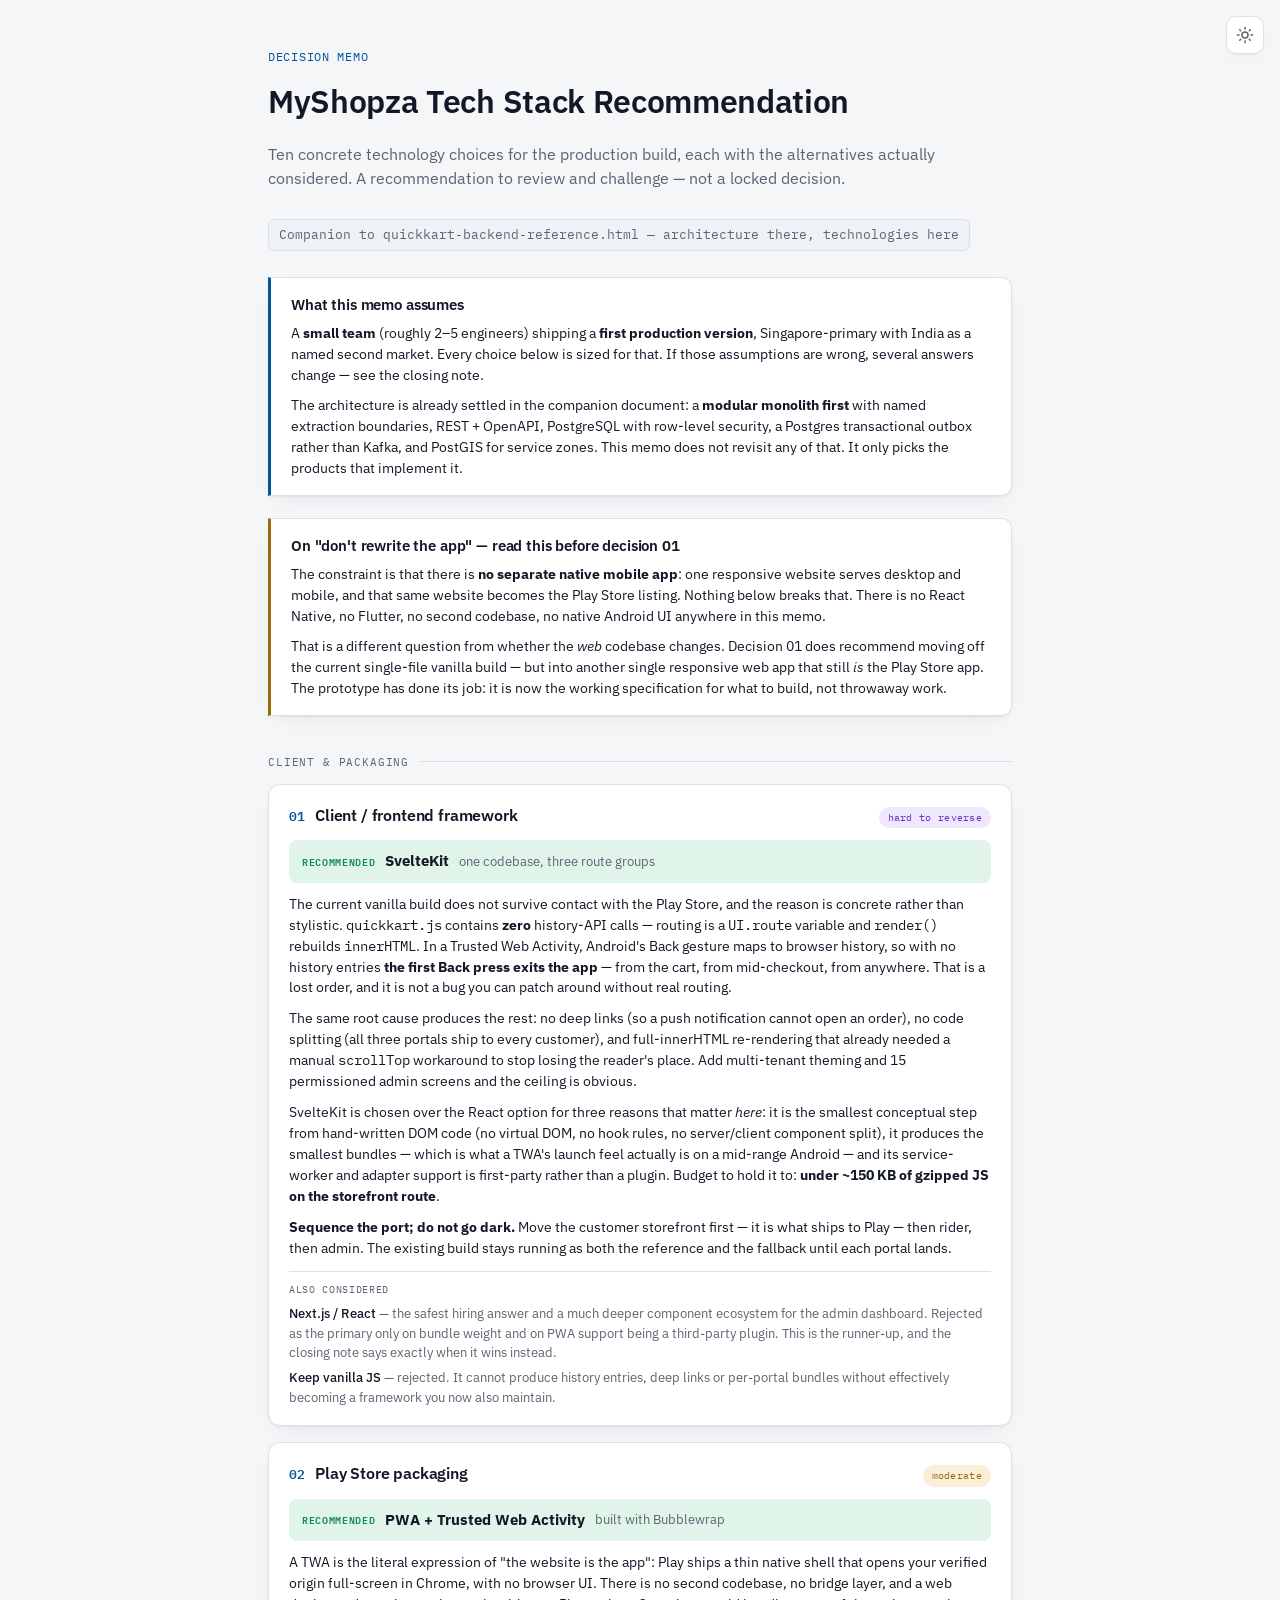
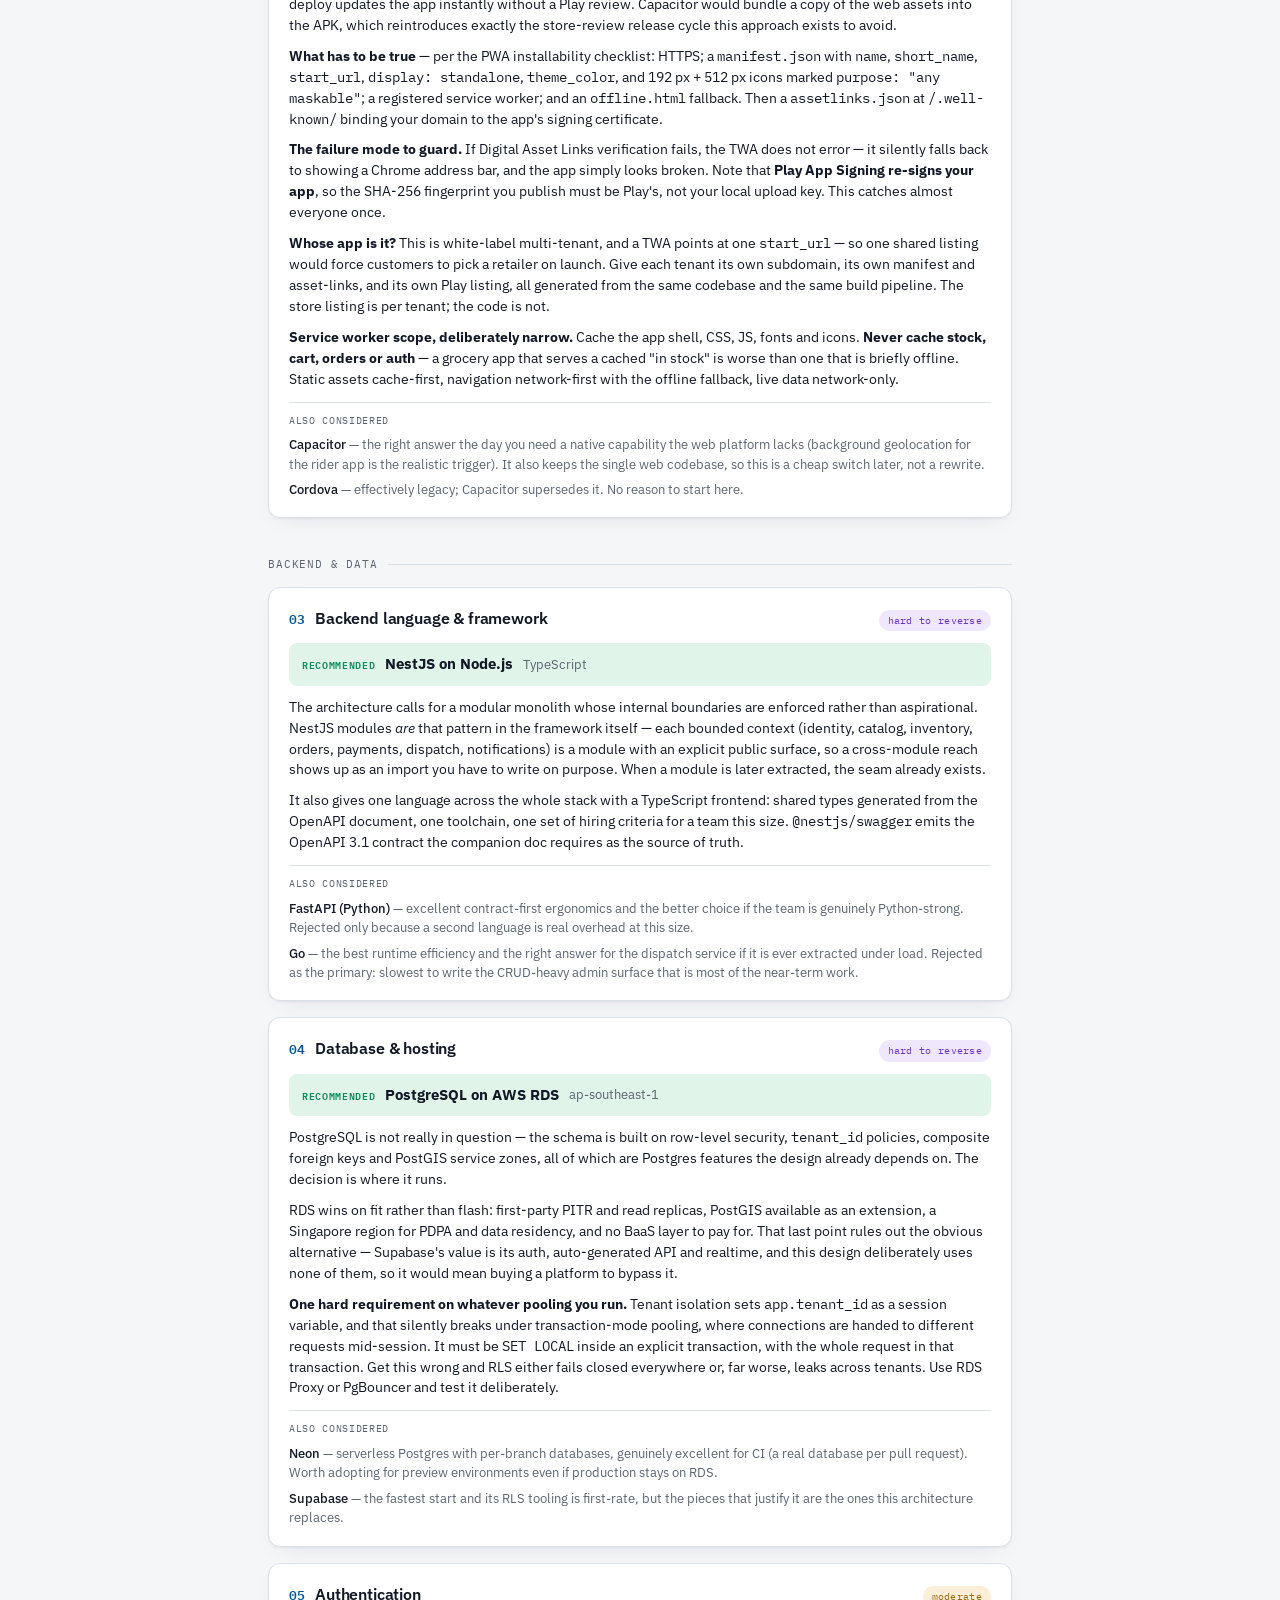
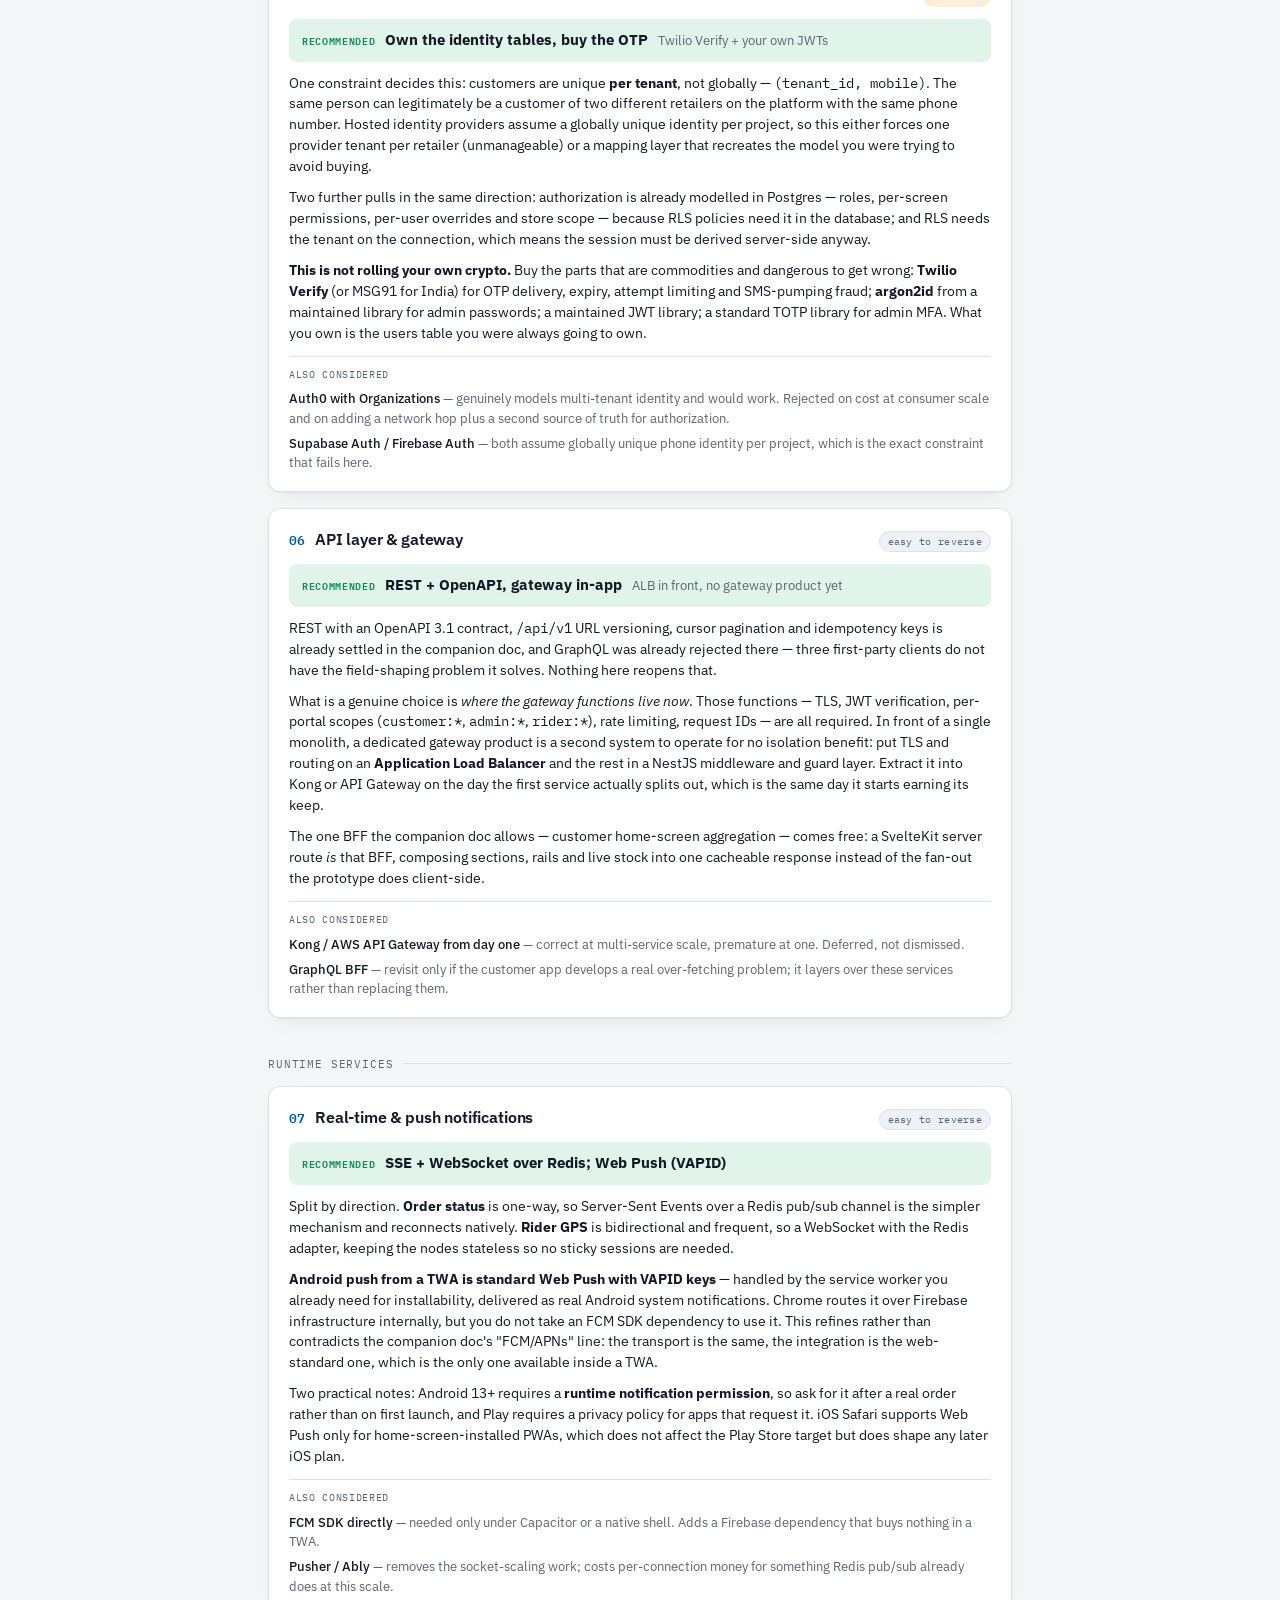
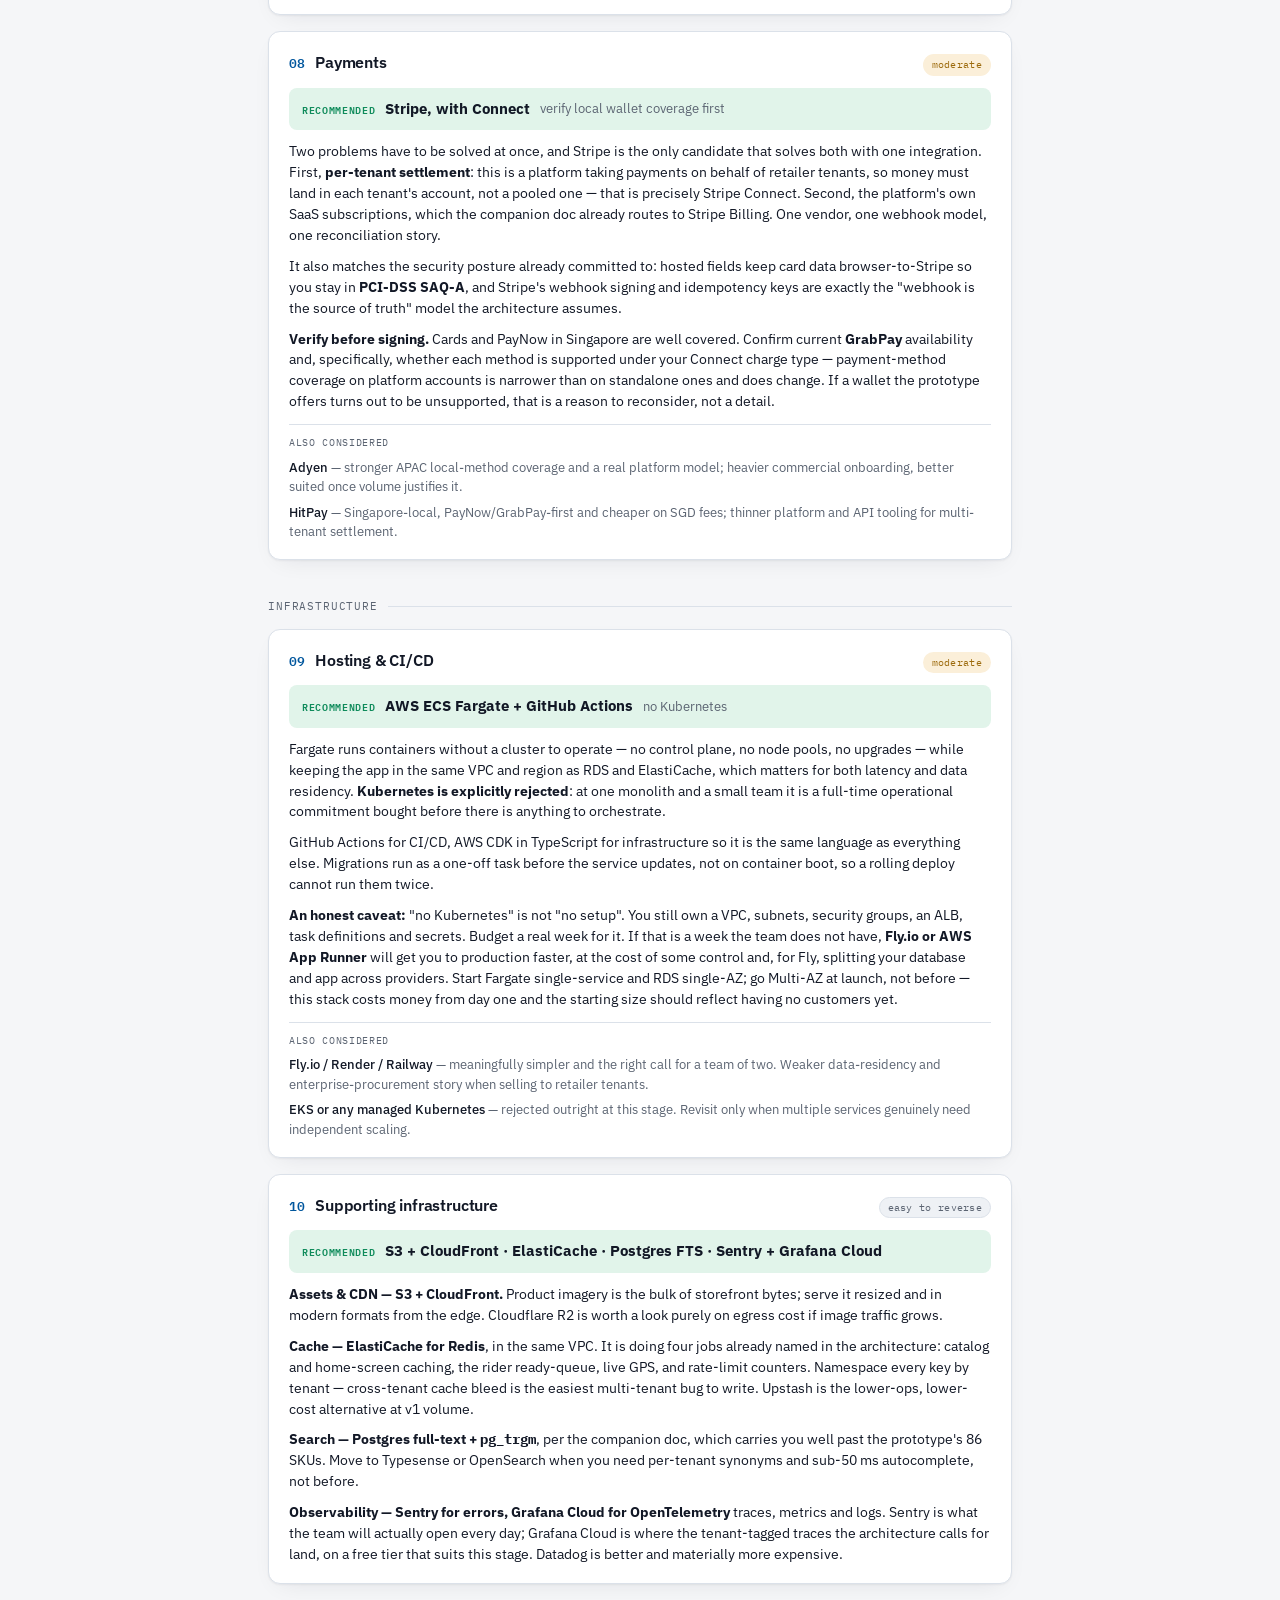
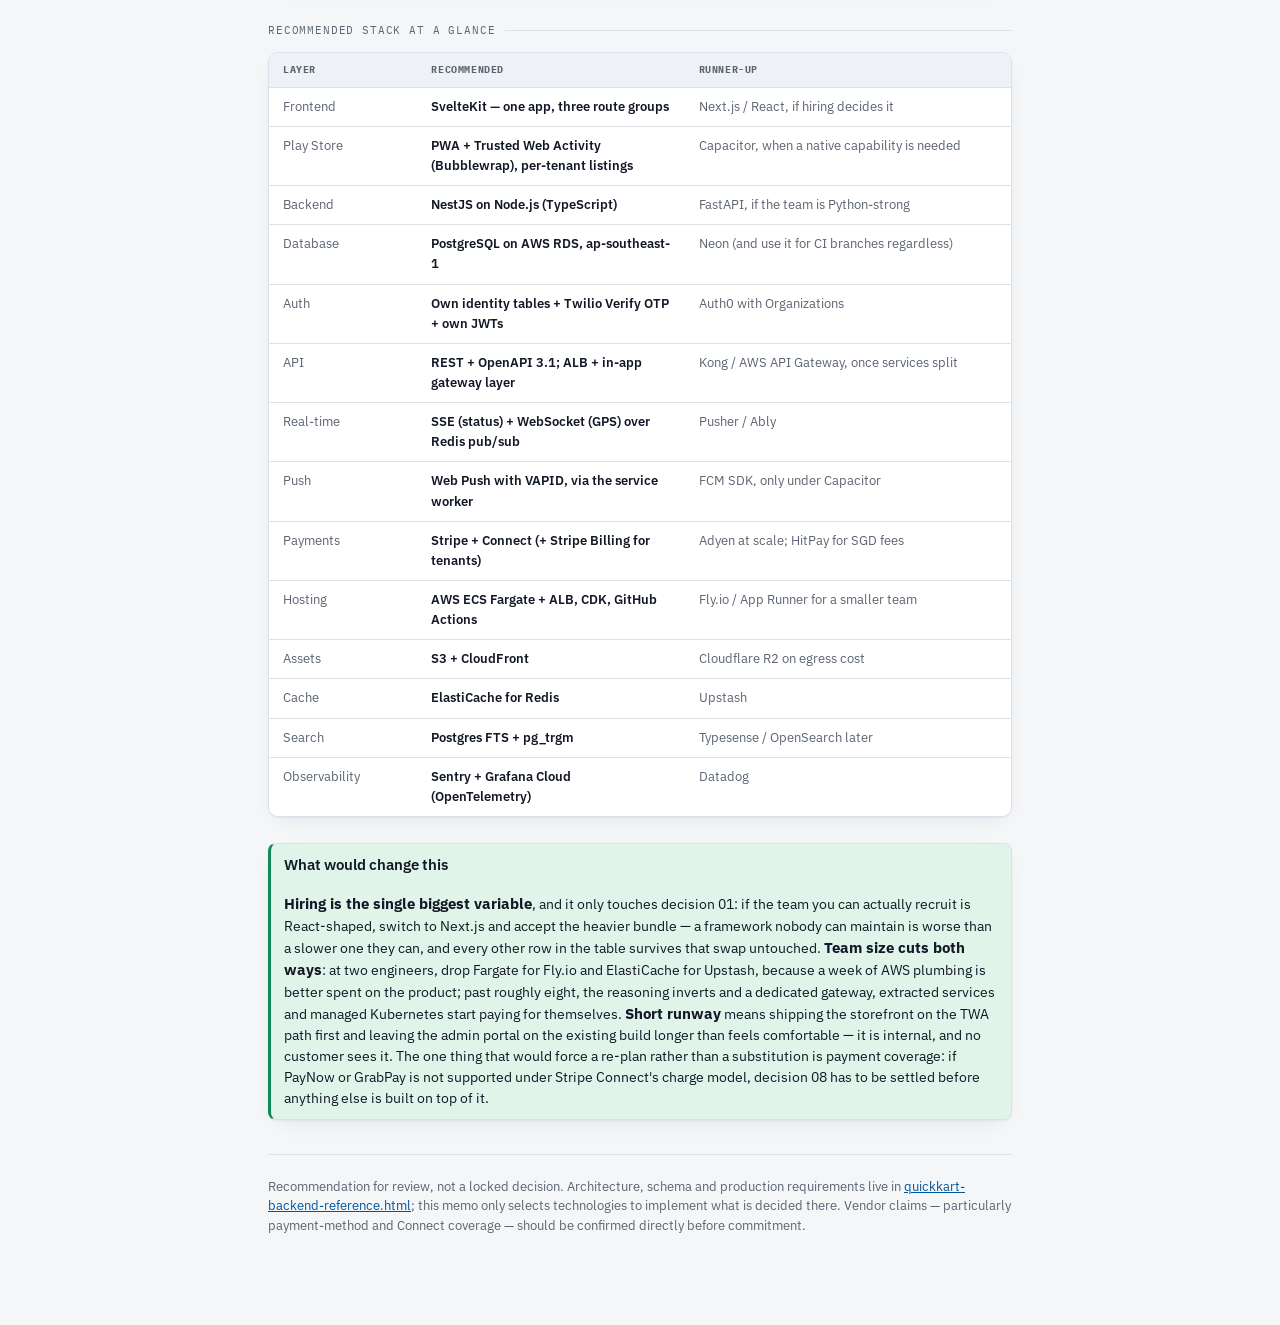
<file: docs/quickkart-tech-stack.html>
<!DOCTYPE html>
<html lang="en">
<head>
<meta charset="UTF-8" />
<script>
  // Applied before first paint so a saved preference doesn't flash the wrong theme.
  (function(){
    try {
      var saved = localStorage.getItem("quickkart-doc-theme");
      if (saved === "light" || saved === "dark") document.documentElement.setAttribute("data-theme", saved);
    } catch (e) {}
  })();
</script>
<meta name="viewport" content="width=device-width, initial-scale=1.0" />
<title>MyShopza Tech Stack Recommendation</title>
<link rel="preconnect" href="https://fonts.googleapis.com" />
<link rel="preconnect" href="https://fonts.gstatic.com" crossorigin />
<link href="https://fonts.googleapis.com/css2?family=IBM+Plex+Sans:wght@400;500;600;700&family=IBM+Plex+Mono:wght@400;500;600&display=swap" rel="stylesheet" />
<style>
  :root{
    color-scheme: light dark;
    --paper:#F5F6F8; --surface:#FFFFFF; --surface-2:#EEF1F5;
    --ink:#121826; --ink-muted:#5B6472; --border:#DBE1E9;
    --accent:#00569D; --accent-soft:#E4EEF8;
    --pick:#0F8B5B; --pick-soft:#E1F4EA;
    --warn:#9C6A0C; --warn-soft:#FBEFD9;
    --prod:#6B33C7; --prod-soft:#EFE7FB;
    --code-bg:#101826; --code-ink:#D6E2F0;
    --shadow: 0 1px 2px rgba(18,24,38,.05), 0 8px 24px -12px rgba(18,24,38,.12);
  }
  @media (prefers-color-scheme: dark){
    :root:not([data-theme="light"]){
      --paper:#0A0E15; --surface:#121826; --surface-2:#0D1320;
      --ink:#E7ECF3; --ink-muted:#93A0B2; --border:#232C3C;
      --accent:#5CA8E6; --accent-soft:#152537;
      --pick:#4ED19A; --pick-soft:#0F2A1F;
      --warn:#E8B657; --warn-soft:#332510;
      --prod:#C4A6F5; --prod-soft:#241A3A;
      --code-bg:#0A1119; --code-ink:#CBDAEC;
      --shadow: 0 1px 2px rgba(0,0,0,.4), 0 8px 28px -14px rgba(0,0,0,.6);
    }
  }
  :root[data-theme="dark"]{
    --paper:#0A0E15; --surface:#121826; --surface-2:#0D1320;
    --ink:#E7ECF3; --ink-muted:#93A0B2; --border:#232C3C;
    --accent:#5CA8E6; --accent-soft:#152537;
    --pick:#4ED19A; --pick-soft:#0F2A1F;
    --warn:#E8B657; --warn-soft:#332510;
    --prod:#C4A6F5; --prod-soft:#241A3A;
    --code-bg:#0A1119; --code-ink:#CBDAEC;
    --shadow: 0 1px 2px rgba(0,0,0,.4), 0 8px 28px -14px rgba(0,0,0,.6);
  }

  /* ---------- Theme toggle ---------- */
  .theme-toggle{
    position:fixed; top:16px; right:16px; z-index:100;
    width:38px; height:38px; border-radius:10px; padding:0;
    background:var(--surface); border:1px solid var(--border); box-shadow:var(--shadow);
    display:flex; align-items:center; justify-content:center; cursor:pointer;
    color:var(--ink-muted); transition:color .15s, border-color .15s;
  }
  .theme-toggle:hover{ color:var(--accent); border-color:var(--accent); }
  .theme-toggle svg{ width:18px; height:18px; display:block; }
  .theme-toggle .icon-sun{ display:flex; }
  .theme-toggle .icon-moon{ display:none; }
  :root[data-theme="dark"] .theme-toggle .icon-sun{ display:none; }
  :root[data-theme="dark"] .theme-toggle .icon-moon{ display:flex; }
  @media (prefers-color-scheme: dark){
    :root:not([data-theme="light"]) .theme-toggle .icon-sun{ display:none; }
    :root:not([data-theme="light"]) .theme-toggle .icon-moon{ display:flex; }
  }

  *{ box-sizing:border-box; }
  body{
    margin:0; background:var(--paper); color:var(--ink);
    font-family:"IBM Plex Sans", ui-sans-serif, system-ui, -apple-system, "Segoe UI", sans-serif;
    font-size:15px; line-height:1.55; -webkit-font-smoothing:antialiased;
  }
  code, .mono{ font-family:"IBM Plex Mono", ui-monospace, SFMono-Regular, Menlo, monospace; }
  h1,h2,h3,h4{ text-wrap:balance; font-weight:600; letter-spacing:-0.01em; margin:0; }
  a{ color:var(--accent); }
  table{ border-collapse:collapse; width:100%; }

  main{ max-width:800px; margin:0 auto; padding:48px 28px 90px; }

  /* ---------- Header ---------- */
  .eyebrow{
    font-family:"IBM Plex Mono",monospace; font-size:12px; letter-spacing:.06em;
    text-transform:uppercase; color:var(--accent); margin-bottom:10px; display:block;
  }
  .doc-head{ margin-bottom:26px; }
  .doc-head h1{ font-size:32px; margin-bottom:12px; }
  .doc-head .lede{ color:var(--ink-muted); font-size:15.5px; }
  .meta{
    display:inline-block; margin-top:14px; font-size:12.5px; color:var(--ink-muted);
    background:var(--surface-2); border:1px solid var(--border); border-radius:6px; padding:5px 10px;
    font-family:"IBM Plex Mono",monospace;
  }

  .callout{
    background:var(--surface); border:1px solid var(--border); border-left:3px solid var(--accent);
    border-radius:0 10px 10px 0; padding:16px 20px; font-size:13.5px;
    box-shadow:var(--shadow); margin-bottom:22px;
  }
  .callout.warn{ border-left-color:var(--warn); }
  .callout.pick{ border-left-color:var(--pick); }
  .callout p{ margin:0 0 9px; }
  .callout p:last-child{ margin-bottom:0; }
  .callout h3{ font-size:14.5px; margin-bottom:7px; }

  .section-label{
    font-family:"IBM Plex Mono",monospace; font-size:10.5px; letter-spacing:.08em;
    text-transform:uppercase; color:var(--ink-muted);
    margin:38px 0 14px; display:flex; align-items:center; gap:10px;
  }
  .section-label::after{ content:""; flex:1; height:1px; background:var(--border); }

  /* ---------- Decision cards ---------- */
  .dec{
    background:var(--surface); border:1px solid var(--border); border-radius:12px;
    padding:18px 20px; box-shadow:var(--shadow); margin-bottom:16px;
  }
  .dec-head{ display:flex; align-items:baseline; gap:10px; flex-wrap:wrap; margin-bottom:12px; }
  .dec-num{ font-family:"IBM Plex Mono",monospace; color:var(--accent); font-size:12.5px; font-weight:600; }
  .dec-head h2{ font-size:16px; flex:1; min-width:180px; }
  .rev{
    font-family:"IBM Plex Mono",monospace; font-size:10px; letter-spacing:.03em;
    padding:2px 8px; border-radius:99px; white-space:nowrap;
    background:var(--surface-2); color:var(--ink-muted); border:1px solid var(--border);
  }
  .rev.hard{ background:var(--prod-soft); color:var(--prod); border-color:transparent; }
  .rev.mod{ background:var(--warn-soft); color:var(--warn); border-color:transparent; }

  .pick{
    display:flex; align-items:center; gap:10px; flex-wrap:wrap;
    background:var(--pick-soft); border-radius:8px; padding:10px 13px; margin-bottom:11px;
  }
  .pick-label{
    font-family:"IBM Plex Mono",monospace; font-size:9.5px; letter-spacing:.07em;
    text-transform:uppercase; color:var(--pick); font-weight:600; flex:none;
  }
  .pick b{ font-size:14.5px; color:var(--ink); }
  .pick .sub{ color:var(--ink-muted); font-size:12.5px; }

  .dec p{ margin:0 0 10px; font-size:13.5px; }
  .dec p:last-child{ margin-bottom:0; }
  .dec .why b{ color:var(--ink); }

  .alts{ margin-top:12px; border-top:1px solid var(--border); padding-top:11px; }
  .alts-label{
    font-family:"IBM Plex Mono",monospace; font-size:9.5px; letter-spacing:.07em;
    text-transform:uppercase; color:var(--ink-muted); display:block; margin-bottom:7px;
  }
  .alt{ font-size:12.5px; color:var(--ink-muted); margin-bottom:6px; }
  .alt:last-child{ margin-bottom:0; }
  .alt b{ color:var(--ink); font-weight:500; }

  /* ---------- Summary table ---------- */
  .tbl-wrap{
    background:var(--surface); border:1px solid var(--border); border-radius:10px;
    overflow:hidden; box-shadow:var(--shadow);
  }
  .table-scroll{ overflow-x:auto; }
  .tbl-wrap table{ font-size:13px; }
  .tbl-wrap th{
    text-align:left; font-family:"IBM Plex Mono",monospace; font-size:10px;
    letter-spacing:.06em; text-transform:uppercase; color:var(--ink-muted);
    padding:9px 14px; border-bottom:1px solid var(--border); background:var(--surface-2);
  }
  .tbl-wrap td{ padding:9px 14px; border-bottom:1px solid var(--border); vertical-align:top; }
  .tbl-wrap tr:last-child td{ border-bottom:none; }
  .tbl-wrap td.layer{ color:var(--ink-muted); white-space:nowrap; }
  .tbl-wrap td.choice{ font-weight:600; }
  .tbl-wrap td.runner{ color:var(--ink-muted); }

  footer{ margin-top:34px; padding-top:22px; border-top:1px solid var(--border); }
  footer p{ font-size:12.5px; color:var(--ink-muted); margin:0; }

  @media (max-width: 640px){
    main{ padding:32px 18px 70px; }
    .doc-head h1{ font-size:26px; }
  }
</style>
</head>
<body>

<button class="theme-toggle" id="themeToggle" type="button" aria-label="Toggle dark mode" title="Toggle dark mode">
  <span class="icon-sun" aria-hidden="true"><svg viewBox="0 0 24 24" fill="none" stroke="currentColor" stroke-width="2" stroke-linecap="round" stroke-linejoin="round"><circle cx="12" cy="12" r="4"/><path d="M12 2v2M12 20v2M4.93 4.93l1.41 1.41M17.66 17.66l1.41 1.41M2 12h2M20 12h2M6.34 17.66l-1.41 1.41M19.07 4.93l-1.41 1.41"/></svg></span>
  <span class="icon-moon" aria-hidden="true"><svg viewBox="0 0 24 24" fill="none" stroke="currentColor" stroke-width="2" stroke-linecap="round" stroke-linejoin="round"><path d="M21 12.79A9 9 0 1 1 11.21 3 7 7 0 0 0 21 12.79z"/></svg></span>
</button>
<script>
  (function(){
    function currentTheme(){
      var attr = document.documentElement.getAttribute("data-theme");
      if (attr === "light" || attr === "dark") return attr;
      return window.matchMedia("(prefers-color-scheme: dark)").matches ? "dark" : "light";
    }
    function setTheme(t){
      document.documentElement.setAttribute("data-theme", t);
      try { localStorage.setItem("quickkart-doc-theme", t); } catch (e) {}
    }
    document.getElementById("themeToggle").addEventListener("click", function(){
      setTheme(currentTheme() === "dark" ? "light" : "dark");
    });
  })();
</script>

<main>

  <div class="doc-head">
    <span class="eyebrow">Decision memo</span>
    <h1>MyShopza Tech Stack Recommendation</h1>
    <p class="lede">Ten concrete technology choices for the production build, each with the alternatives actually considered. A recommendation to review and challenge — not a locked decision.</p>
    <span class="meta">Companion to quickkart-backend-reference.html — architecture there, technologies here</span>
  </div>

  <div class="callout">
    <h3>What this memo assumes</h3>
    <p>A <b>small team</b> (roughly 2–5 engineers) shipping a <b>first production version</b>, Singapore-primary with India as a named second market. Every choice below is sized for that. If those assumptions are wrong, several answers change — see the closing note.</p>
    <p>The architecture is already settled in the companion document: a <b>modular monolith first</b> with named extraction boundaries, REST + OpenAPI, PostgreSQL with row-level security, a Postgres transactional outbox rather than Kafka, and PostGIS for service zones. This memo does not revisit any of that. It only picks the products that implement it.</p>
  </div>

  <div class="callout warn">
    <h3>On "don't rewrite the app" — read this before decision 01</h3>
    <p>The constraint is that there is <b>no separate native mobile app</b>: one responsive website serves desktop and mobile, and that same website becomes the Play Store listing. Nothing below breaks that. There is no React Native, no Flutter, no second codebase, no native Android UI anywhere in this memo.</p>
    <p>That is a different question from whether the <i>web</i> codebase changes. Decision 01 does recommend moving off the current single-file vanilla build — but into another single responsive web app that still <i>is</i> the Play Store app. The prototype has done its job: it is now the working specification for what to build, not throwaway work.</p>
  </div>

  <div class="section-label">Client &amp; packaging</div>

  <article class="dec">
    <div class="dec-head"><span class="dec-num">01</span><h2>Client / frontend framework</h2><span class="rev hard">hard to reverse</span></div>
    <div class="pick"><span class="pick-label">Recommended</span><b>SvelteKit</b><span class="sub">one codebase, three route groups</span></div>
    <p class="why">The current vanilla build does not survive contact with the Play Store, and the reason is concrete rather than stylistic. <code>quickkart.js</code> contains <b>zero</b> history-API calls — routing is a <code>UI.route</code> variable and <code>render()</code> rebuilds <code>innerHTML</code>. In a Trusted Web Activity, Android's Back gesture maps to browser history, so with no history entries <b>the first Back press exits the app</b> — from the cart, from mid-checkout, from anywhere. That is a lost order, and it is not a bug you can patch around without real routing.</p>
    <p>The same root cause produces the rest: no deep links (so a push notification cannot open an order), no code splitting (all three portals ship to every customer), and full-innerHTML re-rendering that already needed a manual <code>scrollTop</code> workaround to stop losing the reader's place. Add multi-tenant theming and 15 permissioned admin screens and the ceiling is obvious.</p>
    <p>SvelteKit is chosen over the React option for three reasons that matter <i>here</i>: it is the smallest conceptual step from hand-written DOM code (no virtual DOM, no hook rules, no server/client component split), it produces the smallest bundles — which is what a TWA's launch feel actually is on a mid-range Android — and its service-worker and adapter support is first-party rather than a plugin. Budget to hold it to: <b>under ~150&nbsp;KB of gzipped JS on the storefront route</b>.</p>
    <p><b>Sequence the port; do not go dark.</b> Move the customer storefront first — it is what ships to Play — then rider, then admin. The existing build stays running as both the reference and the fallback until each portal lands.</p>
    <div class="alts">
      <span class="alts-label">Also considered</span>
      <div class="alt"><b>Next.js / React</b> — the safest hiring answer and a much deeper component ecosystem for the admin dashboard. Rejected as the primary only on bundle weight and on PWA support being a third-party plugin. This is the runner-up, and the closing note says exactly when it wins instead.</div>
      <div class="alt"><b>Keep vanilla JS</b> — rejected. It cannot produce history entries, deep links or per-portal bundles without effectively becoming a framework you now also maintain.</div>
    </div>
  </article>

  <article class="dec">
    <div class="dec-head"><span class="dec-num">02</span><h2>Play Store packaging</h2><span class="rev mod">moderate</span></div>
    <div class="pick"><span class="pick-label">Recommended</span><b>PWA + Trusted Web Activity</b><span class="sub">built with Bubblewrap</span></div>
    <p class="why">A TWA is the literal expression of "the website is the app": Play ships a thin native shell that opens your verified origin full-screen in Chrome, with no browser UI. There is no second codebase, no bridge layer, and a web deploy updates the app instantly without a Play review. Capacitor would bundle a copy of the web assets into the APK, which reintroduces exactly the store-review release cycle this approach exists to avoid.</p>
    <p><b>What has to be true</b> — per the PWA installability checklist: HTTPS; a <code>manifest.json</code> with <code>name</code>, <code>short_name</code>, <code>start_url</code>, <code>display:&nbsp;standalone</code>, <code>theme_color</code>, and 192&nbsp;px + 512&nbsp;px icons marked <code>purpose:&nbsp;"any maskable"</code>; a registered service worker; and an <code>offline.html</code> fallback. Then a <code>assetlinks.json</code> at <code>/.well-known/</code> binding your domain to the app's signing certificate.</p>
    <p><b>The failure mode to guard.</b> If Digital Asset Links verification fails, the TWA does not error — it silently falls back to showing a Chrome address bar, and the app simply looks broken. Note that <b>Play App Signing re-signs your app</b>, so the SHA-256 fingerprint you publish must be Play's, not your local upload key. This catches almost everyone once.</p>
    <p><b>Whose app is it?</b> This is white-label multi-tenant, and a TWA points at one <code>start_url</code> — so one shared listing would force customers to pick a retailer on launch. Give each tenant its own subdomain, its own manifest and asset-links, and its own Play listing, all generated from the same codebase and the same build pipeline. The store listing is per tenant; the code is not.</p>
    <p><b>Service worker scope, deliberately narrow.</b> Cache the app shell, CSS, JS, fonts and icons. <b>Never cache stock, cart, orders or auth</b> — a grocery app that serves a cached "in stock" is worse than one that is briefly offline. Static assets cache-first, navigation network-first with the offline fallback, live data network-only.</p>
    <div class="alts">
      <span class="alts-label">Also considered</span>
      <div class="alt"><b>Capacitor</b> — the right answer the day you need a native capability the web platform lacks (background geolocation for the rider app is the realistic trigger). It also keeps the single web codebase, so this is a cheap switch later, not a rewrite.</div>
      <div class="alt"><b>Cordova</b> — effectively legacy; Capacitor supersedes it. No reason to start here.</div>
    </div>
  </article>

  <div class="section-label">Backend &amp; data</div>

  <article class="dec">
    <div class="dec-head"><span class="dec-num">03</span><h2>Backend language &amp; framework</h2><span class="rev hard">hard to reverse</span></div>
    <div class="pick"><span class="pick-label">Recommended</span><b>NestJS on Node.js</b><span class="sub">TypeScript</span></div>
    <p class="why">The architecture calls for a modular monolith whose internal boundaries are enforced rather than aspirational. NestJS modules <i>are</i> that pattern in the framework itself — each bounded context (identity, catalog, inventory, orders, payments, dispatch, notifications) is a module with an explicit public surface, so a cross-module reach shows up as an import you have to write on purpose. When a module is later extracted, the seam already exists.</p>
    <p>It also gives one language across the whole stack with a TypeScript frontend: shared types generated from the OpenAPI document, one toolchain, one set of hiring criteria for a team this size. <code>@nestjs/swagger</code> emits the OpenAPI&nbsp;3.1 contract the companion doc requires as the source of truth.</p>
    <div class="alts">
      <span class="alts-label">Also considered</span>
      <div class="alt"><b>FastAPI (Python)</b> — excellent contract-first ergonomics and the better choice if the team is genuinely Python-strong. Rejected only because a second language is real overhead at this size.</div>
      <div class="alt"><b>Go</b> — the best runtime efficiency and the right answer for the dispatch service if it is ever extracted under load. Rejected as the primary: slowest to write the CRUD-heavy admin surface that is most of the near-term work.</div>
    </div>
  </article>

  <article class="dec">
    <div class="dec-head"><span class="dec-num">04</span><h2>Database &amp; hosting</h2><span class="rev hard">hard to reverse</span></div>
    <div class="pick"><span class="pick-label">Recommended</span><b>PostgreSQL on AWS RDS</b><span class="sub">ap-southeast-1</span></div>
    <p class="why">PostgreSQL is not really in question — the schema is built on row-level security, <code>tenant_id</code> policies, composite foreign keys and PostGIS service zones, all of which are Postgres features the design already depends on. The decision is where it runs.</p>
    <p>RDS wins on fit rather than flash: first-party PITR and read replicas, PostGIS available as an extension, a Singapore region for PDPA and data residency, and no BaaS layer to pay for. That last point rules out the obvious alternative — Supabase's value is its auth, auto-generated API and realtime, and this design deliberately uses none of them, so it would mean buying a platform to bypass it.</p>
    <p><b>One hard requirement on whatever pooling you run.</b> Tenant isolation sets <code>app.tenant_id</code> as a session variable, and that silently breaks under transaction-mode pooling, where connections are handed to different requests mid-session. It must be <code>SET LOCAL</code> inside an explicit transaction, with the whole request in that transaction. Get this wrong and RLS either fails closed everywhere or, far worse, leaks across tenants. Use RDS Proxy or PgBouncer and test it deliberately.</p>
    <div class="alts">
      <span class="alts-label">Also considered</span>
      <div class="alt"><b>Neon</b> — serverless Postgres with per-branch databases, genuinely excellent for CI (a real database per pull request). Worth adopting for preview environments even if production stays on RDS.</div>
      <div class="alt"><b>Supabase</b> — the fastest start and its RLS tooling is first-rate, but the pieces that justify it are the ones this architecture replaces.</div>
    </div>
  </article>

  <article class="dec">
    <div class="dec-head"><span class="dec-num">05</span><h2>Authentication</h2><span class="rev mod">moderate</span></div>
    <div class="pick"><span class="pick-label">Recommended</span><b>Own the identity tables, buy the OTP</b><span class="sub">Twilio Verify + your own JWTs</span></div>
    <p class="why">One constraint decides this: customers are unique <b>per tenant</b>, not globally — <code>(tenant_id, mobile)</code>. The same person can legitimately be a customer of two different retailers on the platform with the same phone number. Hosted identity providers assume a globally unique identity per project, so this either forces one provider tenant per retailer (unmanageable) or a mapping layer that recreates the model you were trying to avoid buying.</p>
    <p>Two further pulls in the same direction: authorization is already modelled in Postgres — roles, per-screen permissions, per-user overrides and store scope — because RLS policies need it in the database; and RLS needs the tenant on the connection, which means the session must be derived server-side anyway.</p>
    <p><b>This is not rolling your own crypto.</b> Buy the parts that are commodities and dangerous to get wrong: <b>Twilio Verify</b> (or MSG91 for India) for OTP delivery, expiry, attempt limiting and SMS-pumping fraud; <b>argon2id</b> from a maintained library for admin passwords; a maintained JWT library; a standard TOTP library for admin MFA. What you own is the users table you were always going to own.</p>
    <div class="alts">
      <span class="alts-label">Also considered</span>
      <div class="alt"><b>Auth0 with Organizations</b> — genuinely models multi-tenant identity and would work. Rejected on cost at consumer scale and on adding a network hop plus a second source of truth for authorization.</div>
      <div class="alt"><b>Supabase Auth / Firebase Auth</b> — both assume globally unique phone identity per project, which is the exact constraint that fails here.</div>
    </div>
  </article>

  <article class="dec">
    <div class="dec-head"><span class="dec-num">06</span><h2>API layer &amp; gateway</h2><span class="rev">easy to reverse</span></div>
    <div class="pick"><span class="pick-label">Recommended</span><b>REST + OpenAPI, gateway in-app</b><span class="sub">ALB in front, no gateway product yet</span></div>
    <p class="why">REST with an OpenAPI 3.1 contract, <code>/api/v1</code> URL versioning, cursor pagination and idempotency keys is already settled in the companion doc, and GraphQL was already rejected there — three first-party clients do not have the field-shaping problem it solves. Nothing here reopens that.</p>
    <p>What is a genuine choice is <i>where the gateway functions live now</i>. Those functions — TLS, JWT verification, per-portal scopes (<code>customer:*</code>, <code>admin:*</code>, <code>rider:*</code>), rate limiting, request IDs — are all required. In front of a single monolith, a dedicated gateway product is a second system to operate for no isolation benefit: put TLS and routing on an <b>Application Load Balancer</b> and the rest in a NestJS middleware and guard layer. Extract it into Kong or API Gateway on the day the first service actually splits out, which is the same day it starts earning its keep.</p>
    <p>The one BFF the companion doc allows — customer home-screen aggregation — comes free: a SvelteKit server route <i>is</i> that BFF, composing sections, rails and live stock into one cacheable response instead of the fan-out the prototype does client-side.</p>
    <div class="alts">
      <span class="alts-label">Also considered</span>
      <div class="alt"><b>Kong / AWS API Gateway from day one</b> — correct at multi-service scale, premature at one. Deferred, not dismissed.</div>
      <div class="alt"><b>GraphQL BFF</b> — revisit only if the customer app develops a real over-fetching problem; it layers over these services rather than replacing them.</div>
    </div>
  </article>

  <div class="section-label">Runtime services</div>

  <article class="dec">
    <div class="dec-head"><span class="dec-num">07</span><h2>Real-time &amp; push notifications</h2><span class="rev">easy to reverse</span></div>
    <div class="pick"><span class="pick-label">Recommended</span><b>SSE + WebSocket over Redis; Web Push (VAPID)</b></div>
    <p class="why">Split by direction. <b>Order status</b> is one-way, so Server-Sent Events over a Redis pub/sub channel is the simpler mechanism and reconnects natively. <b>Rider GPS</b> is bidirectional and frequent, so a WebSocket with the Redis adapter, keeping the nodes stateless so no sticky sessions are needed.</p>
    <p><b>Android push from a TWA is standard Web Push with VAPID keys</b> — handled by the service worker you already need for installability, delivered as real Android system notifications. Chrome routes it over Firebase infrastructure internally, but you do not take an FCM SDK dependency to use it. This refines rather than contradicts the companion doc's "FCM/APNs" line: the transport is the same, the integration is the web-standard one, which is the only one available inside a TWA.</p>
    <p>Two practical notes: Android 13+ requires a <b>runtime notification permission</b>, so ask for it after a real order rather than on first launch, and Play requires a privacy policy for apps that request it. iOS Safari supports Web Push only for home-screen-installed PWAs, which does not affect the Play Store target but does shape any later iOS plan.</p>
    <div class="alts">
      <span class="alts-label">Also considered</span>
      <div class="alt"><b>FCM SDK directly</b> — needed only under Capacitor or a native shell. Adds a Firebase dependency that buys nothing in a TWA.</div>
      <div class="alt"><b>Pusher / Ably</b> — removes the socket-scaling work; costs per-connection money for something Redis pub/sub already does at this scale.</div>
    </div>
  </article>

  <article class="dec">
    <div class="dec-head"><span class="dec-num">08</span><h2>Payments</h2><span class="rev mod">moderate</span></div>
    <div class="pick"><span class="pick-label">Recommended</span><b>Stripe, with Connect</b><span class="sub">verify local wallet coverage first</span></div>
    <p class="why">Two problems have to be solved at once, and Stripe is the only candidate that solves both with one integration. First, <b>per-tenant settlement</b>: this is a platform taking payments on behalf of retailer tenants, so money must land in each tenant's account, not a pooled one — that is precisely Stripe Connect. Second, the platform's own SaaS subscriptions, which the companion doc already routes to Stripe Billing. One vendor, one webhook model, one reconciliation story.</p>
    <p>It also matches the security posture already committed to: hosted fields keep card data browser-to-Stripe so you stay in <b>PCI-DSS SAQ-A</b>, and Stripe's webhook signing and idempotency keys are exactly the "webhook is the source of truth" model the architecture assumes.</p>
    <p><b>Verify before signing.</b> Cards and PayNow in Singapore are well covered. Confirm current <b>GrabPay</b> availability and, specifically, whether each method is supported under your Connect charge type — payment-method coverage on platform accounts is narrower than on standalone ones and does change. If a wallet the prototype offers turns out to be unsupported, that is a reason to reconsider, not a detail.</p>
    <div class="alts">
      <span class="alts-label">Also considered</span>
      <div class="alt"><b>Adyen</b> — stronger APAC local-method coverage and a real platform model; heavier commercial onboarding, better suited once volume justifies it.</div>
      <div class="alt"><b>HitPay</b> — Singapore-local, PayNow/GrabPay-first and cheaper on SGD fees; thinner platform and API tooling for multi-tenant settlement.</div>
    </div>
  </article>

  <div class="section-label">Infrastructure</div>

  <article class="dec">
    <div class="dec-head"><span class="dec-num">09</span><h2>Hosting &amp; CI/CD</h2><span class="rev mod">moderate</span></div>
    <div class="pick"><span class="pick-label">Recommended</span><b>AWS ECS Fargate + GitHub Actions</b><span class="sub">no Kubernetes</span></div>
    <p class="why">Fargate runs containers without a cluster to operate — no control plane, no node pools, no upgrades — while keeping the app in the same VPC and region as RDS and ElastiCache, which matters for both latency and data residency. <b>Kubernetes is explicitly rejected</b>: at one monolith and a small team it is a full-time operational commitment bought before there is anything to orchestrate.</p>
    <p>GitHub Actions for CI/CD, AWS CDK in TypeScript for infrastructure so it is the same language as everything else. Migrations run as a one-off task before the service updates, not on container boot, so a rolling deploy cannot run them twice.</p>
    <p><b>An honest caveat:</b> "no Kubernetes" is not "no setup". You still own a VPC, subnets, security groups, an ALB, task definitions and secrets. Budget a real week for it. If that is a week the team does not have, <b>Fly.io or AWS App Runner</b> will get you to production faster, at the cost of some control and, for Fly, splitting your database and app across providers. Start Fargate single-service and RDS single-AZ; go Multi-AZ at launch, not before — this stack costs money from day one and the starting size should reflect having no customers yet.</p>
    <div class="alts">
      <span class="alts-label">Also considered</span>
      <div class="alt"><b>Fly.io / Render / Railway</b> — meaningfully simpler and the right call for a team of two. Weaker data-residency and enterprise-procurement story when selling to retailer tenants.</div>
      <div class="alt"><b>EKS or any managed Kubernetes</b> — rejected outright at this stage. Revisit only when multiple services genuinely need independent scaling.</div>
    </div>
  </article>

  <article class="dec">
    <div class="dec-head"><span class="dec-num">10</span><h2>Supporting infrastructure</h2><span class="rev">easy to reverse</span></div>
    <div class="pick"><span class="pick-label">Recommended</span><b>S3 + CloudFront · ElastiCache · Postgres FTS · Sentry + Grafana Cloud</b></div>
    <p class="why"><b>Assets &amp; CDN — S3 + CloudFront.</b> Product imagery is the bulk of storefront bytes; serve it resized and in modern formats from the edge. Cloudflare R2 is worth a look purely on egress cost if image traffic grows.</p>
    <p><b>Cache — ElastiCache for Redis</b>, in the same VPC. It is doing four jobs already named in the architecture: catalog and home-screen caching, the rider ready-queue, live GPS, and rate-limit counters. Namespace every key by tenant — cross-tenant cache bleed is the easiest multi-tenant bug to write. Upstash is the lower-ops, lower-cost alternative at v1 volume.</p>
    <p><b>Search — Postgres full-text + <code>pg_trgm</code></b>, per the companion doc, which carries you well past the prototype's 86 SKUs. Move to Typesense or OpenSearch when you need per-tenant synonyms and sub-50&nbsp;ms autocomplete, not before.</p>
    <p><b>Observability — Sentry for errors, Grafana Cloud for OpenTelemetry</b> traces, metrics and logs. Sentry is what the team will actually open every day; Grafana Cloud is where the tenant-tagged traces the architecture calls for land, on a free tier that suits this stage. Datadog is better and materially more expensive.</p>
  </article>

  <div class="section-label">Recommended stack at a glance</div>

  <div class="tbl-wrap table-scroll"><table>
    <tr><th style="width:20%">Layer</th><th style="width:36%">Recommended</th><th>Runner-up</th></tr>
    <tr><td class="layer">Frontend</td><td class="choice">SvelteKit — one app, three route groups</td><td class="runner">Next.js / React, if hiring decides it</td></tr>
    <tr><td class="layer">Play Store</td><td class="choice">PWA + Trusted Web Activity (Bubblewrap), per-tenant listings</td><td class="runner">Capacitor, when a native capability is needed</td></tr>
    <tr><td class="layer">Backend</td><td class="choice">NestJS on Node.js (TypeScript)</td><td class="runner">FastAPI, if the team is Python-strong</td></tr>
    <tr><td class="layer">Database</td><td class="choice">PostgreSQL on AWS RDS, ap-southeast-1</td><td class="runner">Neon (and use it for CI branches regardless)</td></tr>
    <tr><td class="layer">Auth</td><td class="choice">Own identity tables + Twilio Verify OTP + own JWTs</td><td class="runner">Auth0 with Organizations</td></tr>
    <tr><td class="layer">API</td><td class="choice">REST + OpenAPI 3.1; ALB + in-app gateway layer</td><td class="runner">Kong / AWS API Gateway, once services split</td></tr>
    <tr><td class="layer">Real-time</td><td class="choice">SSE (status) + WebSocket (GPS) over Redis pub/sub</td><td class="runner">Pusher / Ably</td></tr>
    <tr><td class="layer">Push</td><td class="choice">Web Push with VAPID, via the service worker</td><td class="runner">FCM SDK, only under Capacitor</td></tr>
    <tr><td class="layer">Payments</td><td class="choice">Stripe + Connect (+ Stripe Billing for tenants)</td><td class="runner">Adyen at scale; HitPay for SGD fees</td></tr>
    <tr><td class="layer">Hosting</td><td class="choice">AWS ECS Fargate + ALB, CDK, GitHub Actions</td><td class="runner">Fly.io / App Runner for a smaller team</td></tr>
    <tr><td class="layer">Assets</td><td class="choice">S3 + CloudFront</td><td class="runner">Cloudflare R2 on egress cost</td></tr>
    <tr><td class="layer">Cache</td><td class="choice">ElastiCache for Redis</td><td class="runner">Upstash</td></tr>
    <tr><td class="layer">Search</td><td class="choice">Postgres FTS + pg_trgm</td><td class="runner">Typesense / OpenSearch later</td></tr>
    <tr><td class="layer">Observability</td><td class="choice">Sentry + Grafana Cloud (OpenTelemetry)</td><td class="runner">Datadog</td></tr>
  </table></div>

  <div class="callout pick" style="margin-top:26px;">
    <h3>What would change this</h3>
    <p><b>Hiring is the single biggest variable</b>, and it only touches decision 01: if the team you can actually recruit is React-shaped, switch to Next.js and accept the heavier bundle — a framework nobody can maintain is worse than a slower one they can, and every other row in the table survives that swap untouched. <b>Team size cuts both ways</b>: at two engineers, drop Fargate for Fly.io and ElastiCache for Upstash, because a week of AWS plumbing is better spent on the product; past roughly eight, the reasoning inverts and a dedicated gateway, extracted services and managed Kubernetes start paying for themselves. <b>Short runway</b> means shipping the storefront on the TWA path first and leaving the admin portal on the existing build longer than feels comfortable — it is internal, and no customer sees it. The one thing that would force a re-plan rather than a substitution is payment coverage: if PayNow or GrabPay is not supported under Stripe Connect's charge model, decision 08 has to be settled before anything else is built on top of it.</p>
  </div>

  <footer>
    <p>Recommendation for review, not a locked decision. Architecture, schema and production requirements live in <a href="quickkart-backend-reference.html">quickkart-backend-reference.html</a>; this memo only selects technologies to implement what is decided there. Vendor claims — particularly payment-method and Connect coverage — should be confirmed directly before commitment.</p>
  </footer>

</main>

</body>
</html>
</file>
<file: assets/css/quickkart.css>
/* ====================================================================
   MyShopza Web — desktop storefront styling
   Palette ported 1:1 from quickkart-prototype.html so the brand reads
   identical to the mobile app; layout rebuilt for desktop/laptop/
   tablet with a mobile fallback.
   ==================================================================== */

:root {
  --bg: #F4F7FA;
  --ink: #0F2233;
  --primary: #00569D;
  --primary-soft: #1173C4;
  --primary-deep: #003D72;
  --accent: #FFB520;
  --success: #008351;
  --success-ink: #007448;
  --danger: #E21622;
  --danger-ink: #D0121D;
  --muted: #616F7C;
  --card: #FFFFFF;
  --line: #DCE5ED;
  --tint: #E9F1F8;
  --tint-accent: #FFF4DC;
  --tint-success: #E4F4EC;
  --tint-danger: #FDE9E9;
  --frame: #DDE4EB;
  --r-sm: 8px; --r-md: 12px; --r-lg: 16px; --r-xl: 20px; --r-pill: 999px;
  --shadow-xs: 0 1px 2px rgba(15,34,51,.06);
  --shadow-sm: 0 1px 3px rgba(15,34,51,.08), 0 1px 2px rgba(15,34,51,.04);
  --shadow-md: 0 4px 12px rgba(15,34,51,.08), 0 1px 3px rgba(15,34,51,.05);
  --shadow-lg: 0 12px 28px rgba(15,34,51,.14), 0 4px 8px rgba(15,34,51,.06);
  --header-shadow: 0 2px 12px rgba(0,61,114,.22);
  --container-w: 1280px;
  /* Website Customization — Theme & Branding (see docs/theme-branding-customization-design.md) */
  --header-bg-start: #00569D;
  --header-bg-end: #003D72;
  --footer-bg: #0B1826;
  --logo-size: 44px;

  /* Responsive mobile/tablet rework (see docs/responsive-mobile-web-design.md).
     Breakpoint tiers used from Phase 2 onward, customer-facing pages only —
     the pre-existing 1200/1080/900/600px cascade below is retired
     incrementally, per-selector, as each phase rebuilds that area:
       mobile:  @media (max-width: 480px)
       tablet:  @media (min-width: 481px) and (max-width: 1024px)
       desktop: unqueried base (unchanged)
     Stacking scale (D8): .mobile-tabbar sits at --z-tabbar, the cart/
     checkout sticky CTA bar at --z-sticky-cta (bottom: var(--tabbar-height)),
     .overlay (all modals/sheets, already z-index 50) covers both when open. */
  --tabbar-height: 64px;
  --z-tabbar: 40;
  --z-sticky-cta: 45;
  --touch-target: 44px;
}

* { box-sizing: border-box; }
html, body { margin: 0; padding: 0; background: var(--bg); }
body {
  font-family: Inter, ui-sans-serif, system-ui, -apple-system, "Segoe UI", Roboto, sans-serif;
  color: var(--ink);
  -webkit-font-smoothing: antialiased;
  text-rendering: optimizeLegibility;
}
img { max-width: 100%; display: block; }
button { font: inherit; color: inherit; cursor: pointer; }
input, select, textarea { font: inherit; }
a { color: inherit; text-decoration: none; }
:focus-visible { outline: none; box-shadow: 0 0 0 3px rgba(0,86,157,.18), 0 0 0 1.5px var(--primary); border-radius: var(--r-sm); }

.qk-muted { color: var(--muted); }
.qk-num { font-variant-numeric: tabular-nums; }
.small { font-size: 12.5px; }
.container { max-width: var(--container-w); margin: 0 auto; padding: 0 24px; }
.ic { display: inline-flex; width: 1em; height: 1em; }
.ic svg { width: 100%; height: 100%; }

/* ---------------- Buttons ---------------- */
.btn {
  display: inline-flex; align-items: center; justify-content: center; gap: 8px;
  border: 1px solid transparent; border-radius: var(--r-md); font-weight: 700;
  font-size: 14px; padding: 0 18px; height: 44px; white-space: nowrap;
  transition: transform .12s ease, box-shadow .18s ease, background-color .18s ease, border-color .18s ease, opacity .18s ease;
}
.btn:active { transform: scale(0.98); }
.btn:disabled { opacity: .45; cursor: not-allowed; }
.btn .ic { width: 16px; height: 16px; }
.btn-block { width: 100%; }
.btn-lg { height: 50px; font-size: 15px; }
.btn-sm { height: 36px; font-size: 12.5px; padding: 0 14px; }
.btn-primary { background: var(--primary); color: #fff; border-color: var(--primary); }
.btn-primary:hover { background: var(--primary-deep); }
.btn-primary-soft { background: var(--tint); color: var(--primary); }
.btn-primary-soft:hover { background: #dbe9f6; }
.btn-accent { background: var(--accent); color: var(--ink); border-color: var(--accent); }
.btn-accent:hover { filter: brightness(0.96); }
.btn-outline { background: var(--card); color: var(--ink); border-color: var(--line); }
.btn-outline:hover { border-color: #C4D5E4; background: #fbfdff; }
.btn-outline-danger { background: var(--card); color: var(--danger-ink); border-color: var(--danger); }
.btn-outline-danger:hover { background: var(--tint-danger); }
.btn-whatsapp { background: #25D366; color: var(--ink); }
.btn-whatsapp:hover { filter: brightness(0.97); }
.link-btn { background: none; border: none; color: var(--primary-soft); font-weight: 700; font-size: 13px; padding: 4px 0; }
.link-btn:hover { color: var(--primary-deep); text-decoration: underline; }
.link-danger { color: var(--danger-ink); }
.icon-btn { width: 34px; height: 34px; border-radius: var(--r-pill); border: none; background: transparent; color: var(--primary); display: inline-flex; align-items: center; justify-content: center; flex-shrink: 0; }
.icon-btn:hover { background: var(--tint); }
.icon-btn .ic { width: 16px; height: 16px; }
.icon-btn-danger { color: var(--danger-ink); }
.icon-btn-danger:hover { background: var(--tint-danger); }

/* ---------------- Badges & notices ---------------- */
.badge { display: inline-flex; align-items: center; font-size: 10px; font-weight: 800; text-transform: uppercase; letter-spacing: .03em; padding: 4px 8px; border-radius: var(--r-sm); white-space: nowrap; color: #fff; }
.badge-red { background: var(--danger); } .badge-green { background: var(--success); } .badge-blue { background: var(--primary); }
.badge-yellow { background: var(--accent); color: var(--ink); }
.badge-gray { background: var(--muted); }
.badge-red-soft { background: var(--tint-danger); color: var(--danger-ink); }
.badge-green-soft { background: var(--tint-success); color: var(--success-ink); }
.badge-blue-soft { background: var(--tint); color: var(--primary); }
.badge-yellow-soft { background: var(--tint-accent); color: #8A5B00; }
.badge-gray-soft { background: #EEF1F3; color: var(--muted); }
.badge-placed-soft, .badge-assigned-soft, .badge-out_for_delivery-soft { background: var(--tint-accent); color: #8A5B00; }
.badge-delivered-soft { background: var(--tint-success); color: var(--success-ink); }
.badge-cancelled-soft, .badge-returned-soft { background: var(--tint-danger); color: var(--danger-ink); }
.badge-placed, .badge-assigned, .badge-out_for_delivery { background: var(--accent); color: var(--ink); }
.badge-delivered { background: var(--success); }
.badge-cancelled, .badge-returned { background: var(--danger); }
.badge-dot { display: inline-block; width: 7px; height: 7px; border-radius: 50%; background: var(--danger); margin-left: 5px; vertical-align: middle; }

.notice { display: flex; align-items: center; gap: 10px; border: 1px solid; border-radius: var(--r-lg); padding: 12px 14px; font-size: 13px; }
.notice .ic { width: 16px; height: 16px; flex-shrink: 0; }
.notice-warn { border-color: var(--accent); background: var(--tint-accent); }
.notice-danger { border-color: var(--danger); background: var(--tint-danger); color: var(--danger-ink); }
.notice-ok { border-color: var(--success); background: var(--tint-success); color: var(--success-ink); }
.notice-btn { width: 100%; text-align: left; background: var(--tint-danger); cursor: pointer; }
.notice-cta { margin-left: auto; font-weight: 800; color: var(--danger-ink); }
.notice-strip { margin-top: 16px; }
.combo-nudge { margin: 14px 0; flex-wrap: wrap; }
.combo-nudge .link-btn { margin-left: 6px; }

/* ---------------- Top header ---------------- */
.topbar { position: sticky; top: 0; z-index: 30; background: linear-gradient(135deg, var(--header-bg-start), var(--header-bg-end)); box-shadow: var(--header-shadow); }
.topbar-row { display: flex; align-items: center; gap: 20px; height: 76px; }
.brand-btn { display: flex; align-items: center; gap: 10px; background: none; border: none; flex-shrink: 0; }
.brand-tile { display: inline-flex; align-items: center; justify-content: center; width: var(--logo-size); height: var(--logo-size); border-radius: var(--r-md); background: #fff; box-shadow: var(--shadow-xs); padding: 6px; flex-shrink: 0; }
.brand-tile img { width: 100%; height: 100%; object-fit: contain; }
.brand-tile-lg { width: 84px; height: 84px; padding: 12px; border-radius: var(--r-lg); }
.brand-word { font-family: "Baloo 2", Inter, sans-serif; font-weight: 800; font-size: 22px; color: #fff; letter-spacing: -0.01em; }

.addr-btn { display: flex; align-items: center; gap: 8px; background: rgba(255,255,255,.12); border: 1px solid rgba(255,255,255,.16); border-radius: var(--r-md); padding: 8px 14px; color: #fff; flex-shrink: 0; max-width: 220px; }
.addr-btn:hover { background: rgba(255,255,255,.18); }
.addr-btn .ic { width: 16px; height: 16px; flex-shrink: 0; }
.addr-btn-text { display: flex; flex-direction: column; align-items: flex-start; min-width: 0; }
.addr-btn-label { font-size: 10px; opacity: .8; line-height: 1.3; }
.addr-btn-value { font-size: 13px; font-weight: 700; line-height: 1.3; max-width: 170px; overflow: hidden; text-overflow: ellipsis; white-space: nowrap; }

.search-form { flex: 1; position: relative; display: flex; align-items: center; background: #fff; border-radius: var(--r-md); height: 46px; box-shadow: var(--shadow-sm); max-width: 620px; }
.search-icon { display: flex; align-items: center; padding-left: 14px; color: var(--muted); }
.search-icon .ic { width: 17px; height: 17px; }
.search-input { flex: 1; border: none; background: transparent; height: 100%; padding: 0 12px; font-size: 14px; color: var(--ink); }
.search-input:focus { outline: none; }
.search-clear { background: none; border: none; color: var(--muted); padding: 0 12px; display: flex; }
.search-clear .ic { width: 15px; height: 15px; }

/* ---------------- Search suggestions dropdown ---------------- */
.search-suggest-wrap { position: absolute; top: calc(100% + 8px); left: 0; right: 0; background: var(--card); border-radius: var(--r-lg); box-shadow: var(--shadow-lg); border: 1px solid var(--line); z-index: 40; overflow: hidden; }
.search-suggest { max-height: 420px; overflow-y: auto; padding: 8px 0; }
.search-suggest-group + .search-suggest-group { border-top: 1px solid var(--line); margin-top: 4px; padding-top: 4px; }
.search-suggest-label { font-size: 10.5px; font-weight: 800; text-transform: uppercase; letter-spacing: .04em; color: var(--muted); padding: 8px 16px 4px; }
.search-suggest-cat { display: flex; align-items: center; gap: 10px; width: 100%; padding: 8px 16px; background: none; border: none; text-align: left; font-size: 13.5px; font-weight: 600; color: var(--ink); }
.search-suggest-cat:hover { background: var(--tint); }
.search-suggest-cat img { width: 26px; height: 26px; border-radius: var(--r-sm); object-fit: cover; flex-shrink: 0; }
.search-suggest-item { display: flex; align-items: center; gap: 10px; width: 100%; padding: 8px 16px; background: none; border: none; text-align: left; }
.search-suggest-item:hover { background: var(--tint); }
.search-suggest-item img { width: 36px; height: 36px; border-radius: var(--r-sm); object-fit: cover; flex-shrink: 0; background: var(--bg); }
.search-suggest-item-info { flex: 1; min-width: 0; display: flex; flex-direction: column; gap: 1px; }
.search-suggest-item-name { font-size: 13px; font-weight: 700; color: var(--ink); overflow: hidden; text-overflow: ellipsis; white-space: nowrap; }
.search-suggest-seeall { display: block; width: 100%; padding: 10px 16px; background: none; border: none; border-top: 1px solid var(--line); margin-top: 4px; text-align: left; font-size: 12.5px; font-weight: 700; color: var(--primary-soft); }
.search-suggest-seeall:hover { color: var(--primary-deep); background: var(--tint); }
.search-suggest-empty { display: flex; align-items: center; gap: 8px; padding: 14px 16px; color: var(--muted); font-size: 13px; }
.search-suggest-empty .ic { width: 15px; height: 15px; flex-shrink: 0; }
.search-suggest-chips { display: flex; flex-wrap: wrap; gap: 8px; padding: 4px 16px 12px; }
.search-chip { display: inline-flex; align-items: center; gap: 6px; padding: 7px 12px; border-radius: var(--r-pill); background: var(--tint); color: var(--primary); font-size: 12.5px; font-weight: 700; border: none; }
.search-chip .ic { width: 12px; height: 12px; }
.search-chip:hover { background: #dbe9f6; }

.topbar-actions { display: flex; align-items: center; gap: 8px; flex-shrink: 0; }
.topbar-link, .cart-btn { display: flex; align-items: center; gap: 7px; height: 44px; padding: 0 16px; border-radius: var(--r-pill); border: none; font-size: 13px; font-weight: 700; white-space: nowrap; }
.topbar-link { background: rgba(255,255,255,.12); color: #fff; }
.topbar-link:hover { background: rgba(255,255,255,.2); }
.topbar-link .ic, .cart-btn .ic { width: 16px; height: 16px; flex-shrink: 0; }
.cart-btn { background: var(--accent); color: var(--ink); position: relative; }
.cart-btn:hover { filter: brightness(0.97); }
.cart-count { position: absolute; top: -6px; right: -6px; background: var(--danger); color: #fff; font-size: 10.5px; font-weight: 800; min-width: 19px; height: 19px; border-radius: 999px; display: flex; align-items: center; justify-content: center; padding: 0 3px; box-shadow: 0 0 0 2px var(--primary-deep); }

/* ---------------- Account dropdown (Orders/Wishlist/Wallet/Logout) ---------------- */
.account-menu { position: relative; }
.account-trigger { position: relative; }
.account-trigger .ic:last-child { width: 12px; height: 12px; opacity: .8; }
.account-dropdown { position: absolute; top: calc(100% + 10px); right: 0; min-width: 208px; background: var(--card); border-radius: var(--r-lg); box-shadow: var(--shadow-lg); border: 1px solid var(--line); z-index: 40; overflow: hidden; padding: 6px; }
.account-dropdown-item { display: flex; align-items: center; gap: 10px; width: 100%; padding: 10px 12px; background: none; border: none; border-radius: var(--r-md); font-size: 13.5px; font-weight: 600; color: var(--ink); text-align: left; }
.account-dropdown-item:hover { background: var(--tint); }
.account-dropdown-item .ic { width: 16px; height: 16px; color: var(--primary); flex-shrink: 0; }
.account-dropdown-item span:last-child:not(:first-child) { margin-left: auto; }
.account-dropdown-sep { height: 1px; background: var(--line); margin: 6px 4px; }
.account-dropdown-danger { color: var(--danger-ink); }
.account-dropdown-danger .ic { color: var(--danger-ink); }

.catnav-row { background: #fff; border-top: 1px solid rgba(255,255,255,.14); border-bottom: 1px solid var(--line); }
.catnav-wrap { position: relative; display: flex; align-items: center; }
.catnav-inner { display: flex; gap: 8px; padding: 10px 40px; overflow-x: auto; scrollbar-width: none; scroll-behavior: smooth; flex: 1; }
.catnav-inner::-webkit-scrollbar { display: none; }
.catnav-pill { display: flex; align-items: center; gap: 6px; flex-shrink: 0; background: none; border: 1px solid transparent; border-radius: var(--r-pill); padding: 6px 12px 6px 6px; font-size: 13px; font-weight: 600; color: var(--ink); }
.catnav-pill img { width: 24px; height: 24px; border-radius: 50%; object-fit: cover; }
.catnav-pill:hover { background: var(--tint); }
.catnav-pill.active { background: var(--tint); border-color: var(--primary); color: var(--primary); }
.catnav-arrow { position: absolute; top: 50%; transform: translateY(-50%); width: 28px; height: 28px; border-radius: 50%; border: 1px solid var(--line); background: #fff; box-shadow: var(--shadow-sm); display: flex; align-items: center; justify-content: center; color: var(--ink); z-index: 5; flex-shrink: 0; }
.catnav-arrow:hover { background: var(--tint); border-color: var(--primary-soft); color: var(--primary); }
.catnav-arrow .ic { width: 14px; height: 14px; }
.catnav-arrow-l { left: 2px; }
.catnav-arrow-r { right: 2px; }

/* ---------------- Layout basics ---------------- */
.site { display: flex; flex-direction: column; min-height: 100vh; }
.site-main { flex: 1; padding-bottom: 40px; }
.section { padding-top: 32px; }
.section-head { display: flex; align-items: baseline; justify-content: space-between; margin-bottom: 16px; }
.section-head h2 { font-size: 20px; margin: 0; font-weight: 800; }
.page-title { font-size: 24px; font-weight: 800; margin: 0 0 18px; }

/* ---------------- Hero banner ---------------- */
.hero { padding-top: 20px; }
.hero-viewport { position: relative; max-width: var(--container-w); margin: 0 auto; border-radius: var(--r-xl); overflow: hidden; box-shadow: var(--shadow-md); }
.hero-track { display: flex; transition: transform .55s cubic-bezier(.22,1,.36,1); }
.hero-slide { min-width: 100%; height: 380px; background-size: cover; background-position: center; display: flex; align-items: center; padding: 0 64px; }
.hero-slide-copy { max-width: 480px; color: #fff; }
.hero-slide-copy h1 { font-size: 34px; font-weight: 800; line-height: 1.16; margin: 0 0 12px; }
.hero-slide-copy p { font-size: 15px; opacity: .92; margin: 0 0 18px; }
.hero-arrow { position: absolute; top: 50%; transform: translateY(-50%); width: 42px; height: 42px; border-radius: 50%; border: none; background: rgba(255,255,255,.85); color: var(--ink); display: flex; align-items: center; justify-content: center; box-shadow: var(--shadow-sm); }
.hero-arrow:hover { background: #fff; }
.hero-arrow-l { left: 16px; } .hero-arrow-r { right: 16px; }
.hero-arrow .ic { width: 20px; height: 20px; }
.hero-dots { position: absolute; bottom: 16px; left: 50%; transform: translateX(-50%); display: flex; gap: 6px; }
.hero-dot { width: 8px; height: 8px; border-radius: 50%; border: none; background: rgba(255,255,255,.55); padding: 0; }
.hero-dot.active { background: #fff; width: 22px; border-radius: 5px; transition: width .25s ease; }

/* ---------------- Product rail & grid ---------------- */
.rail { display: grid; grid-auto-flow: column; grid-auto-columns: 216px; gap: 16px; overflow-x: auto; padding-bottom: 8px; scroll-snap-type: x proximity; }
.rail::-webkit-scrollbar { height: 8px; }
.rail::-webkit-scrollbar-thumb { background: #C4D5E4; border-radius: 99px; }
.product-grid { display: grid; grid-template-columns: repeat(4, 1fr); gap: 16px; }

/* ---------------- Deals & combos ---------------- */
/* Combo cards share the .p-card shell (same size/shape as every other
   product tile) so a combo sitting next to a BOGO item never mismatches
   height — only the media tag and footer CTA differ from a plain p-card. */
.deals-grid { display: grid; grid-template-columns: repeat(auto-fill, minmax(216px, 1fr)); gap: 16px; }
.combo-card-items { line-height: 1.4; display: -webkit-box; -webkit-line-clamp: 2; -webkit-box-orient: vertical; overflow: hidden; min-height: 2.2em; }

/* ---------------- Vertical promo tiles (home) ---------------- */
/* Colourful department call-outs (Pharmacy / Pet Care / Baby Care) — each
   pairs a headline with two overlapping product photos, styled after the
   promo banners real quick-commerce apps use to surface a whole vertical
   rather than a single SKU. */
.vertical-tiles { display: grid; grid-template-columns: repeat(3, 1fr); gap: 16px; }
.vertical-tile { position: relative; overflow: hidden; border-radius: var(--r-lg); min-height: 190px; padding: 24px 22px; display: flex; align-items: center; box-shadow: var(--shadow-xs); transition: transform .15s ease, box-shadow .15s ease; }
.vertical-tile:hover { transform: translateY(-3px); box-shadow: var(--shadow-md); }
.vertical-tile-copy { position: relative; z-index: 2; max-width: 56%; color: #fff; }
.vertical-tile-copy h3 { font-size: 18.5px; font-weight: 800; margin: 0 0 6px; line-height: 1.22; }
.vertical-tile-copy p { font-size: 12.5px; margin: 0 0 14px; opacity: .95; line-height: 1.35; }
.vertical-tile-cta { display: inline-flex; align-items: center; background: #fff; color: var(--ink); font-weight: 800; font-size: 13px; padding: 0 18px; height: 38px; border-radius: var(--r-md); border: none; }
.vertical-tile-cta:hover { background: #f0f0f0; }
.vertical-tile-imgs { position: absolute; right: 0; top: 0; bottom: 0; width: 46%; }
.vertical-tile-imgs img { position: absolute; border-radius: var(--r-md); object-fit: cover; box-shadow: 0 8px 18px rgba(0,0,0,.22); border: 3px solid rgba(255,255,255,.3); }
.vertical-tile-img-a { width: 72%; height: 76%; right: 6px; bottom: 6px; }
.vertical-tile-img-b { width: 52%; height: 56%; left: -8px; top: 10px; transform: rotate(-8deg); }

/* ---------------- Fresh Picks spotlight (banner + grid) ---------------- */
.spotlight { display: grid; grid-template-columns: 300px 1fr; gap: 16px; align-items: stretch; }
.spotlight-banner { border-radius: var(--r-xl); background-size: cover; background-position: center; display: flex; align-items: center; padding: 28px; min-height: 300px; box-shadow: var(--shadow-md); }
.spotlight-banner-badge { margin-bottom: 12px; }
.spotlight-banner h2 { color: #fff; font-size: 26px; font-weight: 800; margin: 0 0 10px; line-height: 1.18; }
.spotlight-banner p { color: rgba(255,255,255,.92); font-size: 13.5px; margin: 0 0 18px; }
.spotlight-products { display: grid; grid-template-columns: repeat(3, 1fr); grid-template-rows: repeat(2, 1fr); gap: 16px; }

/* ---------------- Offer tiles (home) ---------------- */
.offer-tiles { display: grid; grid-template-columns: repeat(3, 1fr); gap: 16px; }
.offer-tile { text-align: left; border: none; border-radius: var(--r-lg); padding: 22px 20px; display: flex; flex-direction: column; gap: 4px; min-height: 150px; background-size: cover; background-position: center; box-shadow: var(--shadow-xs); transition: transform .15s ease, box-shadow .15s ease; }
.offer-tile:hover { transform: translateY(-2px); box-shadow: var(--shadow-md); }
.offer-tile-title { color: #fff; font-size: 16.5px; font-weight: 800; line-height: 1.25; text-shadow: 0 1px 3px rgba(0,0,0,.25); }
.offer-tile-sub { color: rgba(255,255,255,.9); font-size: 12.5px; margin-bottom: 10px; }
.offer-tile-cta { color: #fff; font-size: 12.5px; font-weight: 700; display: flex; align-items: center; gap: 4px; margin-top: auto; }
.offer-tile-cta .ic { width: 13px; height: 13px; }

/* ---------------- Secondary promo banner (home) ---------------- */
.promo-banner { border-radius: var(--r-xl); background-size: cover; background-position: center; min-height: 240px; display: flex; align-items: center; padding: 36px 48px; box-shadow: var(--shadow-md); }
.promo-banner-copy { max-width: 480px; }
.promo-banner-badge { margin-bottom: 12px; }
.promo-banner-copy h2 { color: #fff; font-size: 27px; font-weight: 800; margin: 0 0 10px; line-height: 1.2; }
.promo-banner-copy p { color: rgba(255,255,255,.92); font-size: 14px; margin: 0 0 20px; }

/* ---------------- Trust strip (home) ---------------- */
.trust-strip { display: grid; grid-template-columns: repeat(4, 1fr); gap: 20px; background: var(--tint); border-radius: var(--r-xl); padding: 26px 28px; }
.trust-tile { display: flex; align-items: flex-start; gap: 12px; }
.trust-tile-icon { width: 40px; height: 40px; border-radius: 50%; background: #fff; color: var(--primary); display: flex; align-items: center; justify-content: center; flex-shrink: 0; box-shadow: var(--shadow-xs); }
.trust-tile-icon .ic { width: 19px; height: 19px; }
.trust-tile-title { font-weight: 800; font-size: 13.5px; margin-bottom: 2px; }

.p-card { position: relative; display: flex; flex-direction: column; background: var(--card); border: 1px solid var(--line); border-radius: var(--r-lg); padding: 12px; box-shadow: var(--shadow-xs); scroll-snap-align: start; transition: box-shadow .18s ease, transform .18s ease, border-color .18s ease; isolation: isolate; }
.p-card:hover { box-shadow: var(--shadow-md); border-color: #C4D5E4; transform: translateY(-2px); }
.p-card-oos-overlay { position: absolute; inset: 0; z-index: 5; background: rgba(255,255,255,.94); display: flex; flex-direction: column; align-items: center; justify-content: center; gap: 8px; padding: 12px; text-align: center; border-radius: var(--r-lg); }
.p-card-oos-label { font-size: 12px; font-weight: 800; color: var(--danger-ink); }
.p-card-badges { position: absolute; top: 10px; left: 10px; right: 10px; display: flex; justify-content: space-between; z-index: 2; pointer-events: none; }
.p-card-wish { position: absolute; top: 8px; right: 8px; z-index: 3; width: 30px; height: 30px; border-radius: 50%; border: none; background: rgba(255,255,255,.92); box-shadow: var(--shadow-xs); display: flex; align-items: center; justify-content: center; color: var(--muted); }
.p-card-wish .ic { width: 15px; height: 15px; }
.p-card-wish:hover { color: var(--danger); }
.p-card-wish.active { color: var(--danger); }
.p-card-wish.active .ic svg { fill: currentColor; }
.p-card-media { display: block; width: 100%; height: 140px; border-radius: var(--r-md); overflow: hidden; background: var(--tint); border: none; padding: 0; margin-bottom: 10px; }
.p-card-media img { width: 100%; height: 100%; object-fit: cover; }
.p-card-body { text-align: left; background: none; border: none; padding: 0; margin-bottom: 8px; }
.p-card-eta { display: flex; align-items: center; gap: 4px; font-size: 11px; font-weight: 700; color: var(--primary-soft); margin-bottom: 4px; }
.p-card-eta .ic { width: 11px; height: 11px; }
.p-card-brand { font-size: 10.5px; font-weight: 800; text-transform: uppercase; letter-spacing: .03em; color: var(--muted); margin-bottom: 2px; }
.p-card-name { font-size: 13.5px; font-weight: 700; line-height: 1.35; margin-bottom: 3px; display: -webkit-box; -webkit-line-clamp: 2; -webkit-box-orient: vertical; overflow: hidden; min-height: 2.6em; }
.p-card-unit { font-size: 11.5px; color: var(--muted); }
.p-card-lowstock { font-size: 11px; font-weight: 700; color: #8A5B00; margin-top: 2px; }
.p-card-foot { margin-top: auto; display: flex; align-items: center; justify-content: space-between; gap: 8px; }
.p-card-price { display: flex; flex-direction: column; }
.p-card-price-now { font-size: 15px; font-weight: 800; }
.p-card-price-mrp { font-size: 11px; text-decoration: line-through; color: var(--muted); }

.qty-stepper { display: flex; align-items: center; background: var(--primary); border-radius: var(--r-sm); overflow: hidden; height: 34px; }
.qty-stepper button { background: none; border: none; color: #fff; width: 32px; height: 100%; display: flex; align-items: center; justify-content: center; }
.qty-stepper button .ic { width: 13px; height: 13px; }
.qty-stepper span { color: #fff; font-weight: 800; font-size: 13px; min-width: 20px; text-align: center; }
.qty-stepper-lg { height: 44px; }
.qty-stepper-lg button { width: 44px; }

/* ---------------- Shop / browse page ---------------- */
.shop-layout { display: grid; grid-template-columns: 240px 1fr; gap: 28px; padding-top: 28px; align-items: start; }
.shop-sidebar { position: sticky; top: 132px; display: flex; flex-direction: column; gap: 20px; }
.sidebar-block { background: var(--card); border: 1px solid var(--line); border-radius: var(--r-lg); padding: 14px; }
.sidebar-title { display: flex; align-items: center; gap: 6px; font-size: 12px; font-weight: 800; text-transform: uppercase; letter-spacing: .04em; color: var(--muted); margin-bottom: 10px; }
.sidebar-title .ic { width: 13px; height: 13px; }
.sidebar-item { display: block; width: 100%; text-align: left; background: none; border: none; padding: 8px 10px; border-radius: var(--r-sm); font-size: 13.5px; font-weight: 600; color: var(--ink); }
.sidebar-item:hover { background: var(--tint); }
.sidebar-item.active { background: var(--primary); color: #fff; font-weight: 700; }
.shop-main-head { display: flex; align-items: center; gap: 14px; margin-bottom: 16px; flex-wrap: wrap; }
.shop-main-head h1 { font-size: 22px; font-weight: 800; margin: 0; }
.shop-count { color: var(--muted); font-size: 13px; }
.sort-inline { display: flex; align-items: center; gap: 8px; margin-left: auto; }
/* Mobile/tablet-only chrome for the Shop filter bottom sheet (Phase 5) —
   hidden on desktop, where .shop-sidebar is always visible in place. */
.shop-sidebar-sheet-head, .shop-sidebar-sheet-foot, .shop-filter-toggle { display: none; }
.input-sm { height: 34px; padding: 0 10px; font-size: 12.5px; border-radius: var(--r-sm); border: 1px solid var(--line); background: var(--card); color: var(--ink); }

.filter-pill-row { display: flex; flex-wrap: wrap; gap: 6px; }
.filter-pill { padding: 6px 10px; border-radius: var(--r-pill); background: var(--bg); border: 1px solid var(--line); font-size: 12px; font-weight: 700; color: var(--ink); }
.filter-pill:hover { border-color: #C4D5E4; }
.filter-pill.active { background: var(--primary); border-color: var(--primary); color: #fff; }
.instruction-chips { display: flex; flex-wrap: wrap; gap: 6px; margin-bottom: 10px; }
.collapsible-head { width: 100%; display: flex; align-items: center; justify-content: space-between; gap: 10px; background: none; border: none; padding: 0; text-align: left; cursor: pointer; }
.collapsible-chev { display: flex; color: var(--muted); flex-shrink: 0; transition: transform .15s ease; }
.collapsible-chev .ic { width: 16px; height: 16px; }
.collapsible-chev.open { transform: rotate(180deg); }
.collapsible-body { margin-top: 12px; }
.slot-groups { display: flex; flex-direction: column; gap: 10px; }
.slot-group-day { font-size: 12px; font-weight: 800; color: var(--muted); margin-bottom: 6px; }
.coupon-form { display: flex; gap: 8px; }
.coupon-form .input { flex: 1; text-transform: uppercase; }
.applied-coupon { display: flex; align-items: center; justify-content: space-between; gap: 10px; }
.applied-coupon-code { font-weight: 800; font-size: 14px; letter-spacing: .02em; }
.instruction-input { width: 100%; resize: vertical; min-height: 44px; padding: 10px 12px; border-radius: var(--r-md); border: 1px solid var(--line); background: var(--card); font-family: inherit; }
.instruction-input:focus { outline: none; box-shadow: 0 0 0 3px rgba(0,86,157,.18), 0 0 0 1.5px var(--primary); }
.sidebar-checklist { display: flex; flex-direction: column; gap: 2px; max-height: 190px; overflow-y: auto; }
.checklist-item { display: flex; align-items: center; gap: 9px; padding: 6px 4px; font-size: 13px; font-weight: 600; color: var(--ink); cursor: pointer; }
.checklist-item input { width: 15px; height: 15px; accent-color: var(--primary); flex-shrink: 0; }

.active-filters { display: flex; flex-wrap: wrap; align-items: center; gap: 8px; margin: -8px 0 16px; }
.filter-chip { display: inline-flex; align-items: center; gap: 6px; padding: 6px 10px; border-radius: var(--r-pill); background: var(--tint); color: var(--primary); font-size: 12px; font-weight: 700; border: none; }
.filter-chip .ic { width: 11px; height: 11px; }
.filter-chip:hover { background: #dbe9f6; }

.empty-state { text-align: center; padding: 48px 20px; }
.empty-wide { grid-column: 1 / -1; }
.empty-title { font-weight: 700; font-size: 15px; margin-bottom: 6px; }
.empty-hint { color: var(--muted); font-size: 13px; max-width: 320px; margin: 0 auto 14px; }

/* ---------------- Floating cart bar ---------------- */
.floating-cart { position: fixed; bottom: 22px; left: 50%; transform: translateX(-50%); background: var(--primary); color: #fff; border: none; border-radius: var(--r-pill); box-shadow: var(--shadow-lg); padding: 14px 24px; display: flex; align-items: center; gap: 14px; font-weight: 700; font-size: 14px; z-index: 25; white-space: nowrap; max-width: calc(100vw - 32px); }
.floating-cart:hover { background: var(--primary-deep); }
.floating-cart .ic { width: 18px; height: 18px; }
.floating-cart-cta { font-weight: 800; }

/* Bottom tab bar (D2/D11) — hidden by default, shown ≤1024px. Always in the
   DOM (D6: no JS viewport-branching), so the base rule lives here, not in
   a media query. */
.mobile-tabbar { display: none; position: fixed; left: 0; right: 0; bottom: 0; height: var(--tabbar-height); z-index: var(--z-tabbar); background: var(--card); border-top: 1px solid var(--line); box-shadow: 0 -4px 14px rgba(15,34,51,.08); }
.mobile-tabbar-item { flex: 1; display: flex; flex-direction: column; align-items: center; justify-content: center; gap: 3px; background: none; border: none; color: var(--muted); font-size: 11px; font-weight: 600; min-height: var(--touch-target); }
.mobile-tabbar-item.active { color: var(--primary); }
.mobile-tabbar-icon { position: relative; display: flex; }
.mobile-tabbar-icon .ic { width: 22px; height: 22px; }
.mobile-tabbar-dot { position: absolute; top: -2px; right: -2px; margin: 0; }
.mobile-tabbar-wish-count { position: absolute; top: -6px; right: -10px; box-shadow: none; min-width: 16px; height: 16px; font-size: 9.5px; }

/* ---------------- Cart page ---------------- */
.cart-layout { display: grid; grid-template-columns: 1fr 380px; gap: 32px; align-items: start; }
.cart-lines { background: var(--card); border: 1px solid var(--line); border-radius: var(--r-lg); overflow: hidden; }
.cart-line { display: flex; align-items: center; gap: 14px; padding: 16px; border-bottom: 1px solid var(--line); }
.cart-line:last-child { border-bottom: none; }
.cart-line-img { width: 56px; height: 56px; border-radius: var(--r-sm); object-fit: cover; background: var(--tint); flex-shrink: 0; }
.cart-line-info { flex: 1; min-width: 0; }
.cart-line-name { font-weight: 700; font-size: 16px; }
.cart-line-unit { font-size: 12px; margin: 2px 0; }
.cart-line-price-row { display: flex; align-items: baseline; gap: 8px; margin-top: 2px; }
.cart-line-price-now { font-size: 15px; font-weight: 800; }
.cart-line-price-mrp { font-size: 12px; text-decoration: line-through; color: var(--muted); }
.cart-items-col { display: flex; flex-direction: column; gap: 16px; align-items: flex-start; }
.cart-summary-col { position: sticky; top: 132px; display: flex; flex-direction: column; gap: 14px; }

.summary-card { background: var(--card); border: 1px solid var(--line); border-radius: var(--r-lg); padding: 16px; box-shadow: var(--shadow-xs); margin-bottom: 14px; }
.summary-card:last-child { margin-bottom: 0; }
.summary-card-title { font-weight: 800; font-size: 13px; margin-bottom: 10px; display: flex; align-items: center; justify-content: space-between; }
.summary-row { display: flex; justify-content: space-between; font-size: 13.5px; padding: 5px 0; }
.summary-row-danger { color: var(--danger-ink); font-weight: 700; }
.summary-row-success { color: var(--success-ink); font-weight: 700; }
.summary-row-total { font-weight: 800; font-size: 15px; border-top: 1px solid var(--line); margin-top: 4px; padding-top: 10px; }
.row { display: flex; justify-content: space-between; font-size: 13px; padding: 6px 0; gap: 10px; }

.free-delivery-nudge { background: var(--tint-accent); border-radius: var(--r-lg); padding: 12px 14px; font-size: 12.5px; font-weight: 600; }
.progress-track { height: 6px; border-radius: 99px; background: #FFE3AB; margin-top: 8px; overflow: hidden; }
.progress-fill { height: 100%; background: var(--accent); border-radius: 99px; }

.addr-mini { font-size: 12.5px; margin-bottom: 8px; }
.addr-mini-label { font-weight: 700; display: flex; align-items: center; gap: 6px; margin-bottom: 2px; }

.wallet-toggle { display: flex; align-items: center; justify-content: space-between; gap: 8px; padding-top: 10px; margin-top: 6px; border-top: 1px solid var(--line); font-size: 12.5px; cursor: pointer; }
.wallet-toggle.disabled { opacity: .55; cursor: not-allowed; }
.wallet-toggle-left { display: flex; align-items: center; gap: 8px; }
.wallet-toggle-left .ic { width: 13px; height: 13px; }
.wallet-toggle-amt { color: var(--success-ink); font-weight: 700; }
.checkout-warn { display: flex; align-items: center; justify-content: center; gap: 6px; color: var(--danger-ink); font-size: 12.5px; margin-bottom: 8px; }
.checkout-warn .ic { width: 14px; height: 14px; }

/* ---------------- Checkout funnel header (Cart / Payment) ---------------- */
/* A slim, focused top bar for the cart/checkout funnel — no search, no
   catalogue nav — matching how quick-commerce apps strip distractions once
   the customer is committed to checking out. */
.checkout-topbar-row { height: 58px; gap: 14px; }
.checkout-back { width: 36px; height: 36px; border-radius: 50%; border: none; background: rgba(255,255,255,.14); color: #fff; display: flex; align-items: center; justify-content: center; flex-shrink: 0; }
.checkout-back:hover { background: rgba(255,255,255,.24); }
.checkout-back .ic { width: 18px; height: 18px; }
.checkout-back-spacer { width: 36px; flex-shrink: 0; }
.checkout-header-title { color: #fff; font-weight: 800; font-size: 16.5px; }

/* ---------------- Delivery ETA banner ---------------- */
.eta-banner { display: flex; align-items: center; gap: 12px; background: linear-gradient(135deg, var(--tint-success), #fff); border: 1px solid var(--tint-success); border-radius: var(--r-lg); padding: 13px 16px; margin-bottom: 14px; }
.eta-banner .ic { width: 22px; height: 22px; color: var(--success); flex-shrink: 0; }
.eta-banner-title { font-weight: 800; font-size: 14.5px; color: var(--success-ink); }
.eta-banner-sub { font-size: 12px; color: var(--muted); }

/* ---------------- Compact order-items strip (checkout) ---------------- */
.items-strip-head { display: flex; align-items: center; justify-content: space-between; margin-bottom: 10px; }
.items-strip-title { font-weight: 800; font-size: 13.5px; }
.items-strip { display: flex; gap: 8px; overflow-x: auto; padding-bottom: 2px; }
.items-strip-thumb { width: 52px; height: 52px; border-radius: var(--r-md); object-fit: cover; flex-shrink: 0; background: var(--tint); border: 1px solid var(--line); }

.bill-savings-strip { display: flex; align-items: center; gap: 6px; background: var(--tint-success); color: var(--success-ink); font-weight: 700; font-size: 12.5px; border-radius: var(--r-md); padding: 8px 10px; margin-top: 10px; }
.bill-savings-strip .ic { width: 14px; height: 14px; }

/* ---------------- Checkout ---------------- */
.checkout-layout { display: grid; grid-template-columns: 1fr 380px; gap: 32px; align-items: start; }
.checkout-main { width: 100%; padding-bottom: 40px; }
.checkout-summary-col { position: sticky; top: 132px; display: flex; flex-direction: column; gap: 14px; }
.checkout-fulfillment-row { display: flex; align-items: center; justify-content: space-between; gap: 10px; margin-bottom: 4px; }
.checkout-items-line { display: flex; align-items: center; justify-content: space-between; font-size: 13px; margin-top: 10px; padding-top: 10px; border-top: 1px solid var(--line); }
.pay-amount { text-align: center; margin: 20px 0; }
.pay-amount-value { font-size: 34px; font-weight: 800; }
.pay-methods { display: flex; flex-direction: column; gap: 8px; }
.pay-method { display: flex; align-items: center; gap: 12px; background: var(--card); border: 1px solid var(--line); border-radius: var(--r-lg); padding: 13px 16px; font-size: 14px; font-weight: 600; }
.pay-method:hover { border-color: var(--primary); background: var(--tint); }
.pay-method-icon { width: 34px; height: 34px; border-radius: 50%; display: flex; align-items: center; justify-content: center; flex-shrink: 0; color: #fff; }
.pay-method-icon .ic { width: 16px; height: 16px; }
.pay-method-label { flex: 1; text-align: left; }
.pay-method .ic:last-child { width: 16px; height: 16px; color: var(--muted); flex-shrink: 0; }
.pay-method:disabled { opacity: .45; cursor: not-allowed; }
.pay-method:disabled:hover { border-color: var(--line); background: var(--card); }

/* ---------------- Sticky bottom pay bar ---------------- */
.sticky-pay-bar { position: fixed; left: 0; right: 0; bottom: 0; z-index: 30; background: var(--card); border-top: 1px solid var(--line); box-shadow: 0 -6px 18px rgba(15,34,51,.08); }
.sticky-pay-bar-inner { max-width: var(--container-w); margin: 0 auto; padding: 12px 24px; display: flex; align-items: center; justify-content: space-between; gap: 16px; }
.sticky-pay-bar-total-label { font-size: 11px; color: var(--muted); }
.sticky-pay-bar-total-value { font-size: 18px; font-weight: 800; }
.sticky-pay-bar .btn { flex-shrink: 0; }
/* Cart's sticky pay bar (Phase 3) reuses checkout's existing .sticky-pay-bar
   component (added after this design doc was locked) instead of building a
   new one from scratch — hidden on desktop, where the inline "Proceed to
   pay" button in .cart-summary-col is unchanged. */
.cart-sticky-pay-bar { display: none; }

.confirm-wrap { display: flex; justify-content: center; }
.confirm-card { max-width: 440px; width: 100%; text-align: center; background: var(--card); border: 1px solid var(--line); border-radius: var(--r-xl); padding: 32px; box-shadow: var(--shadow-md); }
.confirm-check { width: 56px; height: 56px; border-radius: 50%; background: var(--tint-success); color: var(--success); display: flex; align-items: center; justify-content: center; margin: 0 auto 12px; }
.confirm-check .ic { width: 28px; height: 28px; }
.confirm-title { font-weight: 800; font-size: 18px; margin-bottom: 4px; }
.confirm-timeline { text-align: left; display: inline-block; margin: 20px auto; }
.confirm-status-banner { text-align: left; margin-top: 16px; }
.confirm-actions { display: flex; gap: 10px; margin-top: 12px; }
.confirm-actions .btn { flex: 1; }

.timeline-row { display: flex; gap: 12px; }
.timeline-dotcol { display: flex; flex-direction: column; align-items: center; }
.timeline-dot { width: 20px; height: 20px; border-radius: 50%; background: var(--line); color: #fff; display: flex; align-items: center; justify-content: center; flex-shrink: 0; }
.timeline-dot .ic { width: 11px; height: 11px; }
.timeline-dot.done { background: var(--primary); }
.timeline-dot.current { background: var(--accent); box-shadow: 0 0 0 4px var(--tint-accent); }
.timeline-line { width: 2px; flex: 1; min-height: 16px; background: var(--line); }
.timeline-line.done { background: var(--primary); }
.timeline-label { font-size: 12.5px; font-weight: 700; color: var(--muted); padding-bottom: 16px; }
.timeline-label.done { color: var(--ink); }
.timeline-label.current { color: var(--ink); font-size: 13.5px; }

/* ---------------- Address ---------------- */
.addr-mini-label .badge { margin-left: 6px; }
.address-modal-body { display: grid; grid-template-columns: 1fr 1fr; gap: 20px; align-items: start; }
.address-modal-body-single { grid-template-columns: 1fr; }
.address-list { display: flex; flex-direction: column; gap: 10px; }
.addr-card { border: 1px solid var(--line); border-radius: var(--r-lg); padding: 12px; }
.addr-card.selected { border-color: var(--primary); background: var(--tint); }
.addr-card-main { display: block; width: 100%; text-align: left; background: none; border: none; padding: 0; }
.addr-card-top { display: flex; align-items: center; gap: 6px; margin-bottom: 4px; }
.addr-card-label { font-weight: 700; font-size: 13.5px; }
.addr-card-check { margin-left: auto; color: var(--primary); width: 16px; height: 16px; }
.addr-card-actions { display: flex; gap: 12px; margin-top: 8px; padding-top: 8px; border-top: 1px solid var(--line); }
.add-address-btn { width: 100%; border: 2px dashed var(--accent); background: none; border-radius: var(--r-lg); padding: 14px; font-weight: 700; font-size: 13px; display: flex; align-items: center; justify-content: center; gap: 6px; }

.address-form { background: var(--card); border: 1px solid var(--line); border-radius: var(--r-lg); padding: 16px; }
.form-title { font-weight: 800; margin-bottom: 12px; }
.addr-type-grid { display: grid; grid-template-columns: repeat(4, 1fr); gap: 8px; margin-bottom: 14px; }
.addr-type-btn { border: 1px solid var(--line); background: var(--card); border-radius: var(--r-md); padding: 10px 4px; font-size: 12px; font-weight: 700; }
.addr-type-btn.active { background: var(--primary); border-color: var(--primary); color: #fff; }

/* ---------------- Form atoms ---------------- */
.field { display: block; margin-bottom: 12px; }
.field-label { display: block; font-size: 12px; font-weight: 700; margin-bottom: 5px; }
.field-error { color: var(--danger-ink); font-size: 12px; margin: -6px 0 10px; font-weight: 600; }
.field-grid-2 { display: grid; grid-template-columns: 1fr 1fr; gap: 12px; }
.field-grid-3 { display: grid; grid-template-columns: 1fr 1fr 1fr; gap: 12px; }
.input { width: 100%; min-height: 42px; padding: 9px 12px; border: 1px solid var(--line); border-radius: var(--r-md); background: var(--card); color: var(--ink); font-size: 13.5px; transition: border-color .16s ease, box-shadow .16s ease; }
.input:hover { border-color: #C4D5E4; }
.input:focus { outline: none; border-color: var(--primary); box-shadow: 0 0 0 3px rgba(0,86,157,.14); }
.input.invalid { border-color: var(--danger); background: var(--tint-danger); }
select.input { appearance: none; background-image: url("data:image/svg+xml;charset=utf-8,%3Csvg xmlns='http://www.w3.org/2000/svg' viewBox='0 0 16 16' fill='none' stroke='%23616F7C' stroke-width='1.75'%3E%3Cpath d='M4 6l4 4 4-4'/%3E%3C/svg%3E"); background-repeat: no-repeat; background-position: right 12px center; background-size: 14px; padding-right: 32px; }
.form-actions { display: flex; gap: 10px; margin-top: 14px; }
.form-actions-3 { flex-wrap: wrap; }
.form-actions .btn { flex: 1; }
.stock-toggle-lg { display: flex; align-items: center; gap: 10px; border: 1px solid var(--line); border-radius: var(--r-md); padding: 10px 12px; font-size: 13px; font-weight: 600; margin-bottom: 6px; }
.form-media-row { display: flex; align-items: center; gap: 14px; margin-bottom: 14px; }
.form-media-preview { width: 64px; height: 64px; border-radius: var(--r-md); object-fit: cover; background: var(--tint); flex-shrink: 0; }
.form-media-row .field { flex: 1; margin: 0; }

/* ---------------- Theme & Branding (Website Customization, Phase 1) ---------------- */
.theme-color-grid { display: grid; grid-template-columns: 1fr 1fr; gap: 12px 16px; }
.theme-color-input-row { display: flex; align-items: center; gap: 8px; }
.theme-color-input-row input[type="color"] { width: 40px; height: 38px; padding: 2px; border: 1px solid var(--line); border-radius: var(--r-sm); background: var(--card); flex-shrink: 0; cursor: pointer; }
.theme-color-input-row .input { flex: 1; min-width: 0; text-transform: uppercase; }
.theme-preview-panel { border: 1px solid var(--line); border-radius: var(--r-lg); overflow: hidden; background: var(--bg); }
.theme-preview-header { display: flex; align-items: center; gap: 10px; padding: 12px 14px; background: linear-gradient(135deg, var(--header-bg-start), var(--header-bg-end)); }
.theme-preview-header .brand-word { font-size: 16px; }
.theme-preview-body { padding: 14px; display: flex; flex-direction: column; gap: 12px; }
.theme-preview-card { padding: 10px; }
.theme-preview-card-img { height: 64px; border-radius: var(--r-md); background: var(--line); }
.theme-preview-buttons { display: flex; gap: 8px; }
.theme-preview-footer { padding: 12px 14px; background: var(--footer-bg); color: #C7D3DD; font-size: 11px; text-align: center; }

/* ---------------- Modal / dialog ---------------- */
.overlay { position: fixed; inset: 0; background: rgba(15,34,51,.5); backdrop-filter: blur(2px); display: flex; align-items: center; justify-content: center; z-index: 50; padding: 24px; animation: fadeIn .18s ease both; }
@keyframes fadeIn { from { opacity: 0; } to { opacity: 1; } }
.dialog { background: var(--card); border-radius: var(--r-xl); box-shadow: var(--shadow-lg); width: 100%; max-width: 460px; max-height: 88vh; overflow-y: auto; animation: riseIn .22s cubic-bezier(.22,1,.36,1) both; position: relative; }
@keyframes riseIn { from { transform: translateY(14px); opacity: 0; } to { transform: translateY(0); opacity: 1; } }
@keyframes sheetUp { from { transform: translateY(100%); } to { transform: translateY(0); } }
.dialog-head { display: flex; align-items: center; justify-content: space-between; padding: 18px 20px; border-bottom: 1px solid var(--line); font-weight: 800; font-size: 15px; position: sticky; top: 0; background: var(--card); z-index: 2; }
.dialog-close { background: none; border: none; width: 32px; height: 32px; border-radius: 50%; display: flex; align-items: center; justify-content: center; color: var(--muted); }
.dialog-close:hover { background: var(--tint); }
.dialog-close .ic { width: 16px; height: 16px; }
.dialog-body { padding: 18px 20px; }
.dialog-foot { padding: 16px 20px; border-top: 1px solid var(--line); }
.dialog-address { max-width: 720px; }
.dialog-user { max-width: 620px; }
.dialog-promo { max-width: 620px; }
.perm-grid { display: flex; flex-direction: column; gap: 2px; }
.perm-row { display: flex; align-items: center; justify-content: space-between; gap: 12px; padding: 8px 0; border-bottom: 1px solid var(--line); }
.perm-row > span { font-size: 13px; font-weight: 600; }
/* One click, not open-then-pick: a native radio group styled as a segmented
   pill. :checked + label does all the state styling — no JS, so a click here
   never has to trigger a full re-render (which would blow away whatever the
   admin already typed elsewhere in the same form). */
.perm-toggle { position: relative; display: inline-flex; background: #EEF1F3; border-radius: var(--r-pill); padding: 3px; gap: 2px; flex-shrink: 0; }
.perm-toggle.is-disabled { opacity: .55; pointer-events: none; }
/* Contained within .perm-toggle (which is position:relative) so a focused
   radio never sits outside its own pill group — without that containment
   the browser scrolls the whole page to wherever an unpositioned absolute
   element happens to land on a click. */
.perm-radio { position: absolute; top: 0; left: 0; width: 1px; height: 1px; opacity: 0; pointer-events: none; }
.perm-seg { display: inline-flex; align-items: center; justify-content: center; min-width: 60px; height: 28px; padding: 0 10px; border-radius: var(--r-pill); font-size: 11.5px; font-weight: 800; letter-spacing: .01em; color: var(--muted); cursor: pointer; user-select: none; transition: background-color .15s ease, color .15s ease; }
.perm-seg:hover { color: var(--ink); }
.perm-radio:focus-visible + .perm-seg { box-shadow: 0 0 0 2px var(--card), 0 0 0 4px var(--primary); }
.perm-radio:checked + .perm-seg.seg-none { background: var(--muted); color: #fff; }
.perm-radio:checked + .perm-seg.seg-view { background: var(--primary); color: #fff; }
.perm-radio:checked + .perm-seg.seg-edit { background: var(--success); color: #fff; }
.store-check-list { display: flex; flex-wrap: wrap; gap: 8px 18px; margin: 6px 0 2px; }
.check-row { display: flex; align-items: center; gap: 6px; font-size: 13px; font-weight: 500; }
.dialog-invoice { max-width: 780px; }
.dialog-product { max-width: 880px; display: grid; grid-template-columns: 380px 1fr; padding: 0; }
/* .dialog-close is a plain in-flow element everywhere else (it sits inside
   .dialog-head's flex row), but .dialog-product has no header bar — without
   position:absolute here it becomes a grid item in its own right and pushes
   the media/body cells into the wrong row entirely. */
.dialog-product > .dialog-close { position: absolute; top: 14px; left: 14px; z-index: 3; background: rgba(255,255,255,.92); box-shadow: var(--shadow-xs); }
.dialog-product > .dialog-close:hover { background: #fff; }
/* Mobile/tablet bottom-sheet drag handle (D9) — .dialog-product has no
   .dialog-head to hang a sticky-header treatment off, so it gets its own. */
.dialog-drag-handle { display: none; }
.dialog-product-media { position: relative; background: var(--tint); }
.dialog-product-media img { width: 100%; height: 100%; object-fit: cover; min-height: 380px; }
.dialog-product-discount { position: absolute; bottom: 16px; left: 16px; z-index: 2; }
.dialog-product-body { padding: 26px; }
.dialog-product-body h2 { margin: 4px 0 4px; font-size: 22px; }
.dialog-product-wish { top: 16px; right: 16px; z-index: 3; }
.dialog-product-unit { color: var(--muted); font-size: 13px; margin-bottom: 12px; }
.dialog-product-price { display: flex; align-items: center; gap: 10px; margin-bottom: 18px; }
.price-now { font-size: 24px; font-weight: 800; }
.price-mrp { text-decoration: line-through; color: var(--muted); font-size: 14px; }
.oos-panel { background: var(--tint-danger); border-radius: var(--r-lg); padding: 14px; }
.oos-panel-title { font-weight: 800; color: var(--danger-ink); font-size: 13px; margin-bottom: 8px; display: flex; align-items: center; gap: 6px; }
.oos-alt { display: flex; align-items: center; gap: 10px; background: #fff; border-radius: var(--r-md); padding: 8px; }
.oos-alt img { width: 40px; height: 40px; border-radius: var(--r-sm); object-fit: cover; }
.oos-alt-info { flex: 1; font-size: 12.5px; }

.whatsapp-bubble { background: #DCF8C6; border-radius: var(--r-lg); padding: 14px; font-size: 13px; line-height: 1.6; margin-bottom: 14px; }

/* ---------------- Orders page ---------------- */
.orders-layout { display: grid; grid-template-columns: 340px 1fr; gap: 28px; align-items: start; }
.orders-list { display: flex; flex-direction: column; gap: 10px; }
.order-row { display: flex; align-items: center; justify-content: space-between; gap: 10px; background: var(--card); border: 1px solid var(--line); border-radius: var(--r-lg); padding: 14px; text-align: left; }
.order-row:hover { border-color: #C4D5E4; }
.order-row.active { border-color: var(--primary); background: var(--tint); }
.order-row-id { font-weight: 800; font-size: 14px; }
.order-row-right { display: flex; align-items: center; gap: 8px; flex-wrap: wrap; justify-content: flex-end; }
.order-detail { position: sticky; top: 132px; }
.order-detail-back { display: none; align-items: center; gap: 6px; background: none; border: none; color: var(--primary-soft); font-weight: 700; font-size: 14px; padding: 4px 0; margin-bottom: 10px; min-height: var(--touch-target); }
.order-detail-back .ic { width: 18px; height: 18px; }
.order-detail-head { display: flex; align-items: center; justify-content: space-between; margin-bottom: 10px; }
.order-detail-timeline { margin-top: 10px; }
.status-banner { display: flex; align-items: center; gap: 12px; background: var(--tint); border-radius: var(--r-lg); padding: 12px 14px; margin-bottom: 4px; }
.status-banner-icon { width: 36px; height: 36px; border-radius: 50%; background: var(--primary); color: #fff; display: flex; align-items: center; justify-content: center; flex-shrink: 0; }
.status-banner-icon .ic { width: 18px; height: 18px; }
.status-banner-text { flex: 1; min-width: 0; }
.status-banner-label { font-weight: 800; font-size: 14.5px; }
.status-banner-eta { font-size: 12px; font-weight: 800; color: var(--primary); white-space: nowrap; }
.status-banner-bad { background: var(--tint-danger); }
.status-banner-bad .status-banner-icon { background: var(--danger); }
.status-banner-done { background: var(--tint-success); }
.status-banner-done .status-banner-icon { background: var(--success); }
.order-actions { display: flex; gap: 10px; margin-bottom: 12px; flex-wrap: wrap; }
.order-actions .btn { flex: 1; }

.oos-order-item { background: var(--tint-accent); border-radius: var(--r-lg); padding: 12px; margin-bottom: 8px; }
.oos-order-title { font-weight: 800; font-size: 12.5px; color: var(--danger-ink); margin-bottom: 6px; display: flex; align-items: center; gap: 6px; }
.oos-order-actions { display: flex; flex-direction: column; gap: 6px; margin-top: 8px; }
.oos-order-actions .btn { justify-content: center; white-space: normal; text-align: center; }

.rate-row { margin-top: 4px; }
.stars { display: inline-flex; gap: 2px; }
.star { width: 18px; height: 18px; color: var(--line); }
.star.filled { color: var(--accent); }
.star-btn { background: none; border: none; padding: 2px; }
.item-rating-row { display: flex; align-items: center; justify-content: space-between; gap: 10px; padding: 8px 0; }
.item-rating-name { font-size: 13.5px; font-weight: 600; }
.item-feedback-form { display: flex; gap: 8px; align-items: flex-start; margin: -4px 0 10px; }
.item-feedback-form .input { flex: 1; resize: vertical; }

/* ---------------- Invoice ---------------- */
.inv { font-size: 11px; line-height: 1.5; color: #111; }
.inv-top { display: flex; justify-content: space-between; gap: 14px; padding-bottom: 10px; border-bottom: 1px solid var(--muted); margin-bottom: 10px; }
.inv-seller { display: flex; gap: 10px; }
.inv-seller img { width: 40px; height: 40px; object-fit: contain; flex-shrink: 0; }
.inv-company { font-weight: 800; font-size: 13px; }
.inv-title { text-align: right; }
.inv-title-main { font-weight: 800; letter-spacing: .04em; font-size: 13px; }
.inv-meta, .inv-parties, .inv-bottom { display: flex; justify-content: space-between; gap: 14px; padding: 10px 0; border-bottom: 1px solid #ccc; margin-bottom: 10px; }
.inv-col-title { font-weight: 800; margin-bottom: 3px; }
.inv-table-wrap { overflow-x: auto; -webkit-overflow-scrolling: touch; }
.inv-table { width: 100%; border-collapse: collapse; font-size: 11px; }
.inv-table th, .inv-table td { padding: 6px 7px; text-align: left; }
.inv-table thead tr { background: #efefef; }
.inv-table tfoot tr { background: #f6f6f6; }
.inv-table tbody tr { border-bottom: 1px solid #e4e4e4; }
.inv-table .r { text-align: right; }
.inv-totals { display: flex; justify-content: flex-end; padding-top: 6px; }
.inv-totals-box { width: 260px; }
.inv-totals-box .row { padding: 3px 0; }
.inv-totals-box .border-t { border-top: 1px solid #ccc; margin-top: 3px; padding-top: 6px; }
.inv-totals-box .border-t2 { border-top: 1px solid #666; margin-top: 3px; padding-top: 6px; }
.inv-totals-box .muted { color: #444; }
.inv-legal { border-top: 1px solid #ccc; padding-top: 10px; margin-top: 6px; color: #555; }
.inv-legal .italic { font-style: italic; }

/* ---------------- Wallet ---------------- */
.wallet-page { max-width: 520px; }
.wallet-hero { background: linear-gradient(135deg, var(--primary), var(--primary-deep)); border-radius: var(--r-xl); padding: 28px; text-align: center; color: #fff; margin-bottom: 16px; }
.wallet-balance { font-size: 34px; font-weight: 800; }

/* ---------------- Toast ---------------- */
.toast-holder { position: fixed; bottom: 24px; left: 50%; transform: translateX(-50%); z-index: 80; }
.toast { display: flex; align-items: center; gap: 8px; background: var(--ink); color: #fff; font-size: 13px; font-weight: 700; padding: 12px 18px; border-radius: var(--r-md); box-shadow: var(--shadow-lg); animation: toastIn .2s cubic-bezier(.22,1,.36,1) both; }
.toast .ic { width: 15px; height: 15px; }
.toast-danger { background: var(--danger); }
@keyframes toastIn { from { transform: translateY(10px); opacity: 0; } to { transform: translateY(0); opacity: 1; } }

/* ---------------- Footer ---------------- */
.site-footer { background: var(--footer-bg); color: #C7D3DD; margin-top: 48px; padding: 40px 0 0; }
.footer-grid { display: grid; grid-template-columns: 1.4fr 1fr 1fr 1fr; gap: 28px; padding-bottom: 28px; }
.footer-brand { display: flex; align-items: center; gap: 12px; }
.footer-brand-name { font-family: "Baloo 2", sans-serif; font-weight: 800; font-size: 18px; color: #fff; }
.footer-brand-sub { font-size: 12px; opacity: .7; }
.footer-col-title { font-weight: 700; color: #fff; margin-bottom: 10px; font-size: 13px; }
.footer-line { font-size: 12.5px; margin-bottom: 6px; display: flex; align-items: center; gap: 6px; opacity: .85; }
.footer-line .ic { width: 12px; height: 12px; }
.footer-bottom { border-top: 1px solid rgba(255,255,255,.1); padding: 16px 0; font-size: 12px; opacity: .6; text-align: center; }
/* Mobile/tablet: collapses behind an accordion toggle (Section 2 of the
   responsive design doc) — display:contents on desktop keeps .footer-col
   items as direct .footer-grid children so desktop stays pixel-identical. */
.footer-info-toggle { display: none; align-items: center; justify-content: space-between; width: 100%; background: none; border: none; border-top: 1px solid rgba(255,255,255,.12); margin-top: 18px; padding: 14px 2px; color: #fff; font-weight: 700; font-size: 14px; min-height: var(--touch-target); }
.footer-info-toggle .ic { width: 16px; height: 16px; transition: transform .18s ease; }
.footer-info-toggle[aria-expanded="true"] .ic { transform: rotate(180deg); }
.footer-info-cols { display: contents; }

/* ---------------- Login ---------------- */
.login-page { min-height: 100vh; display: grid; grid-template-columns: 1fr 1fr; }
.login-visual { background: linear-gradient(150deg, var(--primary), var(--primary-deep)); color: #fff; display: flex; align-items: center; justify-content: center; padding: 48px; }
.login-visual-inner { max-width: 380px; }
.login-brand { font-family: "Baloo 2", sans-serif; font-weight: 800; font-size: 32px; margin: 18px 0 6px; display: flex; align-items: center; gap: 8px; }
.login-brand .ic { width: 22px; height: 22px; color: var(--accent); }
.login-tag { opacity: .88; margin-bottom: 28px; }
.login-points { list-style: none; padding: 0; display: flex; flex-direction: column; gap: 14px; }
.login-points li { display: flex; align-items: center; gap: 10px; font-size: 14px; }
.login-points .ic { width: 18px; height: 18px; color: var(--accent); flex-shrink: 0; }
.login-form-side { display: flex; align-items: center; justify-content: center; padding: 48px 24px; }
.login-card { width: 100%; max-width: 400px; }
.login-card-head { display: flex; align-items: center; gap: 12px; margin-bottom: 20px; }
.login-card-title { font-weight: 800; font-size: 18px; }
.login-card-sub { font-size: 12px; color: var(--muted); }
.role-tabs { display: grid; grid-template-columns: repeat(4, 1fr); gap: 8px; margin-bottom: 18px; }
.role-tab { display: flex; flex-direction: column; align-items: center; gap: 6px; border: 1px solid var(--line); background: var(--card); border-radius: var(--r-md); padding: 12px 4px; font-size: 11.5px; font-weight: 700; }
.role-tab .ic { width: 17px; height: 17px; }
.role-tab.active { border-color: var(--primary); background: var(--tint); color: var(--primary); }
.login-footer { text-align: center; margin-top: 22px; padding-top: 18px; border-top: 1px solid var(--line); }
.login-footer-logo { height: 56px; margin: 0 auto; }

/* ---------------- Admin / Rider dashboards ---------------- */
.dash-shell { display: flex; min-height: 100vh; }
.dash-sidebar { width: 232px; flex-shrink: 0; background: linear-gradient(180deg, var(--primary-deep), #012C52); color: #fff; display: flex; flex-direction: column; padding: 20px 14px; position: sticky; top: 0; height: 100vh; }
.dash-brand { display: flex; align-items: center; gap: 10px; padding: 0 6px 18px; }
.dash-eyebrow { font-size: 10.5px; font-weight: 700; text-transform: uppercase; letter-spacing: .06em; opacity: .6; padding: 0 6px 10px; }
.dash-nav { display: flex; flex-direction: column; gap: 3px; flex: 1; }
.dash-nav-item { display: flex; align-items: center; gap: 10px; background: none; border: none; color: rgba(255,255,255,.82); padding: 11px 12px; border-radius: var(--r-md); font-size: 13.5px; font-weight: 600; text-align: left; }
.dash-nav-item .ic { width: 16px; height: 16px; }
.dash-nav-item:hover { background: rgba(255,255,255,.08); }
.dash-nav-item.active { background: rgba(255,255,255,.16); color: #fff; }
.dash-logout { display: flex; align-items: center; gap: 10px; background: rgba(255,255,255,.08); border: none; color: #fff; padding: 11px 12px; border-radius: var(--r-md); font-size: 13px; font-weight: 700; margin-top: auto; }
.dash-logout .ic { width: 15px; height: 15px; }
.dash-content { flex: 1; min-width: 0; }
.dash-topbar { background: #fff; border-bottom: 1px solid var(--line); padding: 20px 28px; display: flex; align-items: center; justify-content: space-between; gap: 16px; flex-wrap: wrap; }
.dash-topbar h1 { margin: 0; font-size: 20px; }
.branch-scope { display: flex; align-items: center; gap: 8px; margin: 0; }
.branch-scope .field-label { margin: 0; white-space: nowrap; }
.branch-scope .input { min-width: 220px; }
.dash-body { padding: 24px 28px; max-width: 1100px; }
.dash-grid-2 { display: grid; grid-template-columns: 1fr 1fr; gap: 16px; margin-bottom: 16px; }

.stat-grid { display: grid; grid-template-columns: repeat(4, 1fr); gap: 14px; margin-bottom: 18px; }
.stat-card { background: var(--card); border: 1px solid var(--line); border-radius: var(--r-lg); padding: 16px; box-shadow: var(--shadow-xs); }
.stat-label { font-size: 11px; font-weight: 700; text-transform: uppercase; letter-spacing: .03em; color: var(--muted); }
.stat-value { font-size: 24px; font-weight: 800; margin-top: 4px; }
.stat-value-sm { font-size: 18px; font-weight: 800; }
.stat-sub { display: flex; align-items: center; gap: 8px; margin-top: 8px; font-size: 11px; color: var(--muted); }
.trend { font-weight: 800; font-size: 11px; padding: 2px 6px; border-radius: var(--r-sm); }
.trend.up { color: var(--success-ink); background: var(--tint-success); }
.trend.down { color: var(--danger-ink); background: var(--tint-danger); }
.topseller-row { margin-bottom: 10px; }

.admin-toolbar { display: flex; gap: 12px; margin-bottom: 14px; }
.search-box { flex: 1; display: flex; align-items: center; gap: 8px; background: #fff; border: 1px solid var(--line); border-radius: var(--r-md); padding: 0 12px; height: 42px; }
.search-box .ic { width: 15px; height: 15px; color: var(--muted); }
.search-box .input { border: none; padding: 0; height: 100%; }
.search-box .input:focus { box-shadow: none; }
.pill-row { display: flex; gap: 8px; overflow-x: auto; margin-bottom: 14px; padding-bottom: 2px; }
.pill { flex-shrink: 0; background: var(--card); border: 1px solid var(--line); border-radius: var(--r-pill); padding: 7px 14px; font-size: 12.5px; font-weight: 700; }
.pill.active { background: var(--primary); border-color: var(--primary); color: #fff; }

.admin-table { display: flex; flex-direction: column; gap: 8px; }
.admin-row { display: flex; align-items: center; gap: 12px; background: var(--card); border: 1px solid var(--line); border-radius: var(--r-md); padding: 10px 12px; }
.admin-row-img { width: 44px; height: 44px; border-radius: var(--r-sm); object-fit: cover; flex-shrink: 0; }
.admin-row-info { flex: 1; min-width: 0; }
.admin-row-name { font-weight: 700; font-size: 13.5px; }
.stock-toggle { display: flex; align-items: center; gap: 8px; font-size: 11px; font-weight: 700; color: var(--muted); flex-shrink: 0; cursor: pointer; }
.stock-toggle input[type="checkbox"] { appearance: none; -webkit-appearance: none; position: relative; width: 34px; height: 20px; margin: 0; border-radius: 999px; background: var(--tint-danger); border: 1px solid var(--danger); cursor: pointer; flex-shrink: 0; transition: background .15s ease, border-color .15s ease; }
.stock-toggle input[type="checkbox"]::before { content: ""; position: absolute; top: 1px; left: 1px; width: 16px; height: 16px; border-radius: 50%; background: #fff; box-shadow: 0 1px 2px rgba(0,0,0,.3); transition: transform .15s ease; }
.stock-toggle input[type="checkbox"]:checked { background: var(--success); border-color: var(--success); }
.stock-toggle input[type="checkbox"]:checked::before { transform: translateX(14px); }
.stock-toggle input[type="checkbox"]:focus-visible { outline: 2px solid var(--primary); outline-offset: 2px; }
.stock-toggle:has(input:checked) span { color: var(--success-ink); }
.stock-toggle:has(input:not(:checked)) span { color: var(--danger-ink); }
.home-section-row, .tile-row, .combo-row { transition: opacity .15s ease; }
.home-section-row .drag-handle, .tile-row .drag-handle, .combo-row .drag-handle { cursor: grab; font-size: 18px; line-height: 1; color: var(--muted); padding: 4px 6px; flex-shrink: 0; user-select: none; touch-action: none; }
.home-section-row.dragging, .tile-row.dragging, .combo-row.dragging { opacity: .4; }
.home-section-row.drag-over, .tile-row.drag-over, .combo-row.drag-over { outline: 2px solid var(--primary); outline-offset: -2px; border-radius: var(--r-md); }

.admin-orders-list { display: flex; flex-direction: column; gap: 10px; }
.admin-order-card { background: var(--card); border: 1px solid var(--line); border-radius: var(--r-lg); overflow: hidden; }
.admin-order-head { width: 100%; display: flex; align-items: center; justify-content: space-between; padding: 14px 16px; background: none; border: none; text-align: left; }
.admin-order-body { padding: 0 16px 16px; border-top: 1px solid var(--line); padding-top: 12px; display: flex; flex-direction: column; gap: 8px; }
.oos-admin-panel { background: var(--tint-accent); border-radius: var(--r-md); padding: 10px; margin: 4px 0 8px; }

.partner-grid { display: grid; grid-template-columns: repeat(2, 1fr); gap: 14px; margin-top: 14px; }
.partner-card { background: var(--card); border: 1px solid var(--line); border-radius: var(--r-lg); padding: 16px; }
.partner-card-top { display: flex; justify-content: space-between; gap: 10px; margin-bottom: 12px; }
.partner-card-actions { display: flex; flex-direction: column; align-items: flex-end; gap: 6px; }
.partner-name { font-weight: 800; font-size: 14px; }
.status-dot { display: inline-block; width: 8px; height: 8px; border-radius: 50%; background: var(--muted); margin-right: 6px; }
.status-dot.on { background: var(--success); }
.status-dot.busy { background: var(--accent); }
.partner-stats { display: grid; grid-template-columns: repeat(3, 1fr); text-align: center; gap: 6px; margin-bottom: 12px; padding: 12px 0; border-top: 1px solid var(--line); border-bottom: 1px solid var(--line); }
.partner-orders-panel { margin-top: 14px; padding-top: 14px; border-top: 1px solid var(--line); }
.partner-orders-title { font-weight: 800; font-size: 12.5px; margin-bottom: 8px; display: flex; align-items: center; gap: 6px; }
.partner-orders-panel .stat-grid { gap: 8px; margin-bottom: 10px; }
.partner-orders-panel .stat-card { padding: 10px; }

.rider-topbar .topbar-row { gap: 16px; }
.rider-title { flex: 1; }
.rider-name { font-weight: 800; color: #fff; font-size: 15px; }
.online-toggle { display: flex; align-items: center; gap: 8px; background: rgba(255,255,255,.14); border: none; color: #fff; border-radius: var(--r-pill); padding: 0 16px; height: 40px; font-weight: 700; font-size: 13px; }
.rider-contact { display: flex; align-items: center; justify-content: space-between; gap: 10px; background: var(--tint); border-radius: var(--r-md); padding: 8px 10px; font-size: 12.5px; }
.rider-item-row { padding: 10px 0; border-bottom: 1px solid var(--line); }
.rider-mark-grid { display: grid; grid-template-columns: repeat(3, 1fr); gap: 6px; margin-top: 8px; }
.mark-btn { border: 1px solid var(--line); background: var(--card); border-radius: var(--r-sm); padding: 8px 4px; font-size: 11px; font-weight: 700; text-transform: capitalize; color: var(--muted); }
.mark-delivered.active { background: var(--success); border-color: var(--success); color: #fff; }
.mark-missing.active { background: var(--accent); border-color: var(--accent); color: var(--ink); }
.mark-damaged.active { background: var(--danger); border-color: var(--danger); color: #fff; }

/* ====================================================================
   Responsive — legacy desktop-squeeze cascade (pre-responsive-rework)
   Being retired incrementally: as each phase of the mobile/tablet rework
   (docs/responsive-mobile-web-design.md) rebuilds a customer-facing area
   with the new tiered breakpoints below, that area's rules are removed
   from here. Admin/Rider-only selectors (.dash-*, .stat-grid,
   .partner-grid) and the shared .rider-topbar overrides stay untouched —
   Admin/Rider are out of scope for this rework.
   ==================================================================== */
@media (max-width: 1200px) {
  .product-grid { grid-template-columns: repeat(3, 1fr); }
  .partner-grid { grid-template-columns: 1fr; }
}

@media (max-width: 1080px) {
  .shop-layout { grid-template-columns: 200px 1fr; }
  .cart-layout, .checkout-layout { grid-template-columns: 1fr 320px; }
  .stat-grid { grid-template-columns: repeat(2, 1fr); }
}

@media (max-width: 900px) {
  .dialog-product { grid-template-columns: 1fr; }
  .dialog-product-media img { min-height: 220px; }
  .cart-layout, .checkout-layout { grid-template-columns: 1fr; }
  .cart-summary-col, .checkout-summary-col { position: static; }
  .dash-sidebar { position: static; height: auto; width: 100%; flex-direction: row; align-items: center; overflow-x: auto; }
  .dash-nav { flex-direction: row; }
  .dash-shell { flex-direction: column; }
  .login-page { grid-template-columns: 1fr; }
  .login-visual { display: none; }
  .hero-slide { height: 300px; padding: 0 32px; }
  .hero-slide-copy h1 { font-size: 28px; }
  .dash-grid-2 { grid-template-columns: 1fr; }
  .vertical-tile-copy { max-width: 62%; }
}

@media (max-width: 600px) {
  .container { padding-left: 14px; padding-right: 14px; }
  .hero-slide { height: 220px; padding: 0 24px; }
  .hero-slide-copy h1 { font-size: 22px; }
  .hero-slide-copy p { font-size: 13px; }
  .stat-grid { grid-template-columns: 1fr 1fr; }
  .role-tabs { grid-template-columns: 1fr; }
  .address-modal-body { grid-template-columns: 1fr; }
  .floating-cart { padding: 10px 16px; gap: 8px; font-size: 12.5px; }
  .vertical-tile { min-height: 150px; padding: 18px; }
  .vertical-tile-copy h3 { font-size: 16px; }
  .spotlight-banner h2 { font-size: 22px; }
  .promo-banner { padding: 24px; min-height: 180px; }
  .promo-banner-copy h2 { font-size: 21px; }
}

/* ====================================================================
   Responsive — mobile/tablet rework tiers (docs/responsive-mobile-web-design.md)
   Populated per-phase, customer-facing pages only. Desktop (>1024px) is
   the unqueried base above and must stay pixel-identical throughout.

   Rules identical across both tiers live in the shared ≤1024px block
   below; genuinely tier-specific differences go in the two tier blocks
   that follow it (order matters: the tier blocks must come after the
   shared one so they can override it at their narrower width).
   ==================================================================== */
@media (max-width: 1024px) {
  /* ---- Phase 2: header becomes two rows (D16) ----
     Scoped to .customer-topbar (customerHeader() only): .topbar-row,
     .topbar-actions and .topbar-link are shared verbatim with the
     Rider header (.rider-topbar) and .topbar-row is shared with the
     checkout funnel header too — neither is in scope for this rework
     (D1), so the shared classes are never targeted bare. */
  .customer-topbar .topbar-row { flex-wrap: wrap; height: auto; padding: 12px 0; row-gap: 10px; column-gap: 10px; }
  .customer-topbar .brand-word { display: none; }
  .addr-btn { flex: 1 1 auto; min-width: 0; max-width: none; }
  .addr-btn-text { min-width: 0; }
  .addr-btn-value { overflow: hidden; text-overflow: ellipsis; white-space: nowrap; }
  .customer-topbar .topbar-actions { order: 2; flex-shrink: 0; }
  .search-form { order: 3; flex-basis: 100%; max-width: none; }

  /* Account moves to the tab bar; its dropdown becomes a bottom sheet
     when opened from there (same UI.accountMenuOpen toggle, same markup,
     D6 — only the CSS position/shape changes). */
  .account-trigger { display: none; }
  .account-dropdown { position: fixed; left: 0; right: 0; top: auto; bottom: var(--tabbar-height); min-width: 0; border-radius: var(--r-lg) var(--r-lg) 0 0; z-index: 46; padding: 10px; box-shadow: 0 -8px 24px rgba(15,34,51,.16); }
  .account-dropdown-item { padding: 14px 12px; font-size: 14.5px; min-height: var(--touch-target); }

  .cart-btn span:not(.ic) { display: none; }
  .cart-btn { width: var(--touch-target); height: var(--touch-target); padding: 0; justify-content: center; }
  .customer-topbar .topbar-link { width: var(--touch-target); height: var(--touch-target); padding: 0; justify-content: center; }

  /* ---- Phase 2: category rail scroll-snap (D6) ---- */
  .catnav-arrow { display: none; }
  .catnav-inner { padding: 10px 14px; scroll-snap-type: x mandatory; }
  .catnav-pill { scroll-snap-align: start; }

  /* ---- Phase 2: bottom tab bar (D2/D11) ---- */
  .mobile-tabbar { display: flex; }
  .customer-site { padding-bottom: var(--tabbar-height); overflow-x: hidden; }
  .floating-cart { bottom: calc(var(--tabbar-height) + 14px); }

  /* ---- Phase 2: minimal footer (Section 2) ---- */
  .footer-grid { grid-template-columns: 1fr; }
  .footer-info-toggle { display: flex; }
  .footer-info-cols { display: none; }
  .footer-info-cols.open { display: grid; grid-template-columns: 1fr; gap: 20px; margin-top: 16px; }

  /* ---- Phase 3: cart/checkout sticky pay bar sits above the tab bar (D8) ----
     Applies to both the pre-existing checkout .sticky-pay-bar (shipped after
     this design doc was locked — desktop behavior there is unchanged) and
     the new cart one. */
  .sticky-pay-bar { bottom: var(--tabbar-height); z-index: var(--z-sticky-cta); }
  .cart-sticky-pay-bar { display: block; }
  .cart-inline-pay-btn { display: none; }

  /* ---- Phase 4: Home page sections become scroll-snap rails ----
     .rail (productRail) already works this way at every width — no
     change needed there. heroBanner is left as its existing full-bleed
     single-slide carousel (not a grid, already touch-friendly at every
     width tested); only the sections that were genuinely
     grid-columns-dropping get the rail treatment.
     .spotlight (Fresh Picks) isn't named in the Final Design's Section 3
     list, but the same "multi-column grid squeeze" problem applies to it
     — its 3-across product grid is what caused the pre-existing 320px
     overflow noted in the Phase 2/3 implementation notes — so it gets
     the identical treatment here. */
  .hero-arrow { display: none; }
  .vertical-tiles, .offer-tiles, .trust-strip, .spotlight-products, .deals-grid {
    -ms-overflow-style: none; scrollbar-width: none;
  }
  .vertical-tiles::-webkit-scrollbar, .offer-tiles::-webkit-scrollbar,
  .trust-strip::-webkit-scrollbar, .spotlight-products::-webkit-scrollbar,
  .deals-grid::-webkit-scrollbar { display: none; }

  .vertical-tiles { display: flex; overflow-x: auto; scroll-snap-type: x mandatory; gap: 14px; padding-bottom: 4px; }
  .vertical-tiles .offer-tile { flex: 0 0 250px; scroll-snap-align: start; }

  .offer-tiles { display: flex; overflow-x: auto; scroll-snap-type: x mandatory; gap: 14px; padding-bottom: 4px; }
  .offer-tiles .offer-tile { flex: 0 0 230px; scroll-snap-align: start; }

  .trust-strip { display: flex; overflow-x: auto; scroll-snap-type: x mandatory; gap: 16px; padding: 18px 20px; }
  .trust-tile { flex: 0 0 220px; scroll-snap-align: start; }

  .spotlight { display: block; }
  .spotlight-banner { min-height: 160px; padding: 20px; margin-bottom: 14px; }
  .spotlight-products { display: grid; grid-auto-flow: column; grid-auto-columns: 150px; grid-template-rows: none; overflow-x: auto; scroll-snap-type: x mandatory; gap: 12px; padding-bottom: 4px; }
  .spotlight-products .p-card { scroll-snap-align: start; }

  /* ---- Deals & Combos becomes a scroll-snap rail, matching the other
     Phase 4 sections — same 216px card width .rail already uses for
     this card type, .deals-grid's own desktop minmax(216px, 1fr) basis. */
  .deals-grid { display: grid; grid-auto-flow: column; grid-auto-columns: 216px; grid-template-rows: none; overflow-x: auto; scroll-snap-type: x mandatory; gap: 12px; padding-bottom: 4px; }
  .deals-grid .p-card { scroll-snap-align: start; }

  /* ---- Phase 5: Shop filter+sort bottom sheet (D10) ----
     .shop-sidebar's existing markup repositions into a bottom sheet,
     opened by the new UI.shopFilterOpen toggle — no duplicate rendering. */
  .shop-layout { grid-template-columns: 1fr; }
  .shop-sidebar { display: none; position: fixed; left: 0; right: 0; top: auto; bottom: 0; z-index: 46; max-height: 82vh; overflow-y: auto; background: var(--card); border-radius: var(--r-xl) var(--r-xl) 0 0; box-shadow: 0 -8px 24px rgba(15,34,51,.16); padding: 16px 16px calc(16px + var(--tabbar-height)); gap: 14px; }
  .shop-sidebar.open { display: flex; flex-direction: column; }
  .shop-sidebar.open .shop-sidebar-sheet-head { display: flex; align-items: center; justify-content: space-between; font-weight: 800; font-size: 16px; padding-bottom: 4px; border-bottom: 1px solid var(--line); }
  .shop-sidebar.open .shop-sidebar-sheet-foot { display: block; position: sticky; bottom: calc(-16px - var(--tabbar-height)); margin: 4px -16px calc(-16px - var(--tabbar-height)); padding: 12px 16px calc(12px + var(--tabbar-height)); background: var(--card); border-top: 1px solid var(--line); }
  .sidebar-checklist { max-height: none; }

  .shop-main-head { position: relative; }
  .shop-filter-toggle { display: inline-flex; align-items: center; gap: 6px; min-height: var(--touch-target); }
  .shop-filter-toggle .ic { width: 14px; height: 14px; }
  .shop-filter-count { position: static; margin-left: 2px; box-shadow: none; }
  .sort-inline { flex-basis: 100%; order: 3; }
  .sort-inline select { flex: 1; }

  /* ---- Phase 5: product grid density + touch targets ---- */
  .qty-stepper { height: var(--touch-target); }
  .qty-stepper button { width: var(--touch-target); }
  .p-card-foot .btn-sm { min-height: var(--touch-target); }

  /* ---- Phase 6: bottom-sheet is the default .dialog treatment (D9) ----
     .dialog-static (named exclusion list, Admin/Rider-only forms + the
     two undocumented admin list-editor modals found while implementing
     this) opts out and keeps today's centered-dialog look unchanged. */
  .overlay { align-items: flex-end; padding: 0; }
  /* Admin/Rider .dialog-static modals keep today's centered+padded look
     unchanged — only the overlay containing a non-static dialog becomes a
     bottom sheet. */
  .overlay:has(.dialog-static) { align-items: center; padding: 24px; }
  .dialog:not(.dialog-static) {
    width: 100%; max-width: none; max-height: 90vh;
    border-radius: var(--r-xl) var(--r-xl) 0 0;
    animation: sheetUp .28s cubic-bezier(.22,1,.36,1) both;
  }

  /* Product modal: own drag-handle (no .dialog-head here), height-capped
     image so price/stepper/add-to-cart (or .oos-panel) stays visible
     without an initial scroll. */
  .dialog-product { grid-template-columns: 1fr; max-height: 92vh; }
  .dialog-drag-handle { display: block; position: absolute; top: 10px; left: 50%; transform: translateX(-50%); z-index: 4; width: 40px; height: 4px; border-radius: 999px; background: rgba(255,255,255,.85); }
  .dialog-product-media { height: 220px; }
  .dialog-product-media img { min-height: 0; height: 100%; }

  /* ---- Phase 7: Orders mobile list/detail nav (D7/D12) ----
     .orders-list and .order-detail are both always in the DOM (D6, single
     shared markup) — only one is shown at a time here, driven by the
     .detail-open class the JS sets from the dedicated UI.myOrdersNav.openId
     field (not UI.openOrderId, which the admin order-accordion reuses
     against a different ID space — D12). Desktop's permanent side-by-side
     layout above is untouched; .detail-open only matters at this tier. */
  .orders-layout { grid-template-columns: 1fr; }
  .order-detail { position: static; display: none; }
  .orders-layout.detail-open .orders-list { display: none; }
  .orders-layout.detail-open .order-detail { display: block; }
  .order-detail-back { display: flex; }

  /* ---- Phase 7: invoice table stays scrollable instead of overflowing
     the sheet — the tax-invoice column set (SN/Item/Unit/HS/Qty/Rate/
     Taxable/GST/Amount) is kept intact rather than restructured, per
     Section 5's "purely visual ... no structural change" scope. */
  .inv-table-wrap { margin: 0 -20px; padding: 0 20px; }

  /* ---- Phase 8: touch targets inside customer-facing forms/modals ----
     Scoped to .dialog:not(.dialog-static) (or to a customer-only parent
     class) rather than bumped bare, since .input/.filter-pill/.btn-sm are
     all shared verbatim with Admin/Rider forms elsewhere in the app. */
  .dialog:not(.dialog-static) .input { min-height: var(--touch-target); }
  .dialog:not(.dialog-static) .filter-pill { min-height: var(--touch-target); }
  .addr-type-btn { min-height: var(--touch-target); }
  .star-btn { min-width: var(--touch-target); min-height: var(--touch-target); display: inline-flex; align-items: center; justify-content: center; padding: 0; }
  .oos-order-actions .btn-sm { height: auto; min-height: var(--touch-target); padding-top: 8px; padding-bottom: 8px; }
  .item-feedback-form .btn-sm { min-height: var(--touch-target); }
}

@media (min-width: 481px) and (max-width: 1024px) {
  /* Phase 5: product grid density — up to 3 columns on tablet. */
  .product-grid { grid-template-columns: repeat(3, 1fr); }
}

@media (max-width: 480px) {
  /* Phase 5: product grid density — 2 columns on phones. */
  .product-grid { grid-template-columns: repeat(2, 1fr); gap: 10px; }
}
</file>
<file: assets/css/quickkart-2026-09.css>
/* MyShopza prototype — styles for the September 2026 director change set
   (assets/js/quickkart-2026-09.js). Uses the tokens from quickkart.css. */
:root {
  --fill-low: var(--success);
  --fill-low-tint: var(--tint-success);
  --fill-mid: #B86E00;
  --fill-mid-tint: #FFF1D6;
  --fill-high: var(--danger);
  --fill-high-tint: var(--tint-danger);
  --fill-full: #8894A0;
  --fill-full-tint: #EEF1F4;
  --sec-0: #5B6B7A; --sec-1: #1173C4; --sec-2: #00897B; --sec-3: #B86E00; --sec-4: #C2185B; --sec-5: #5E35B1;
}

/* Shared bits */
.pill-count { display: inline-block; min-width: 20px; padding: 0 6px; margin-left: 4px; border-radius: var(--r-pill); background: var(--tint); color: var(--primary); font-size: 11px; line-height: 18px; text-align: center; }
.pill.active .pill-count { background: rgba(255,255,255,.22); color: #fff; }
.export-group { display: inline-flex; gap: 6px; }
.export-group .ic { width: 14px; height: 14px; }
.admin-toolbar { flex-wrap: wrap; gap: 10px; }
.input-sm { min-height: 32px; padding: 4px 8px; font-size: 12.5px; width: auto; }
.tone-red { color: var(--danger-ink); } .tone-green { color: var(--success-ink); } .tone-yellow { color: var(--fill-mid); } .tone-gray { color: var(--muted); }
.plain-list { margin: 0; padding-left: 18px; display: flex; flex-direction: column; gap: 6px; font-size: 13px; }
.dot { display: inline-block; width: 10px; height: 10px; border-radius: 50%; margin-right: 6px; vertical-align: middle; }
.whats-new-btn { margin-top: 10px; }
.whats-new h3 { font-size: 14px; margin: 18px 0 8px; color: var(--primary); }
.whats-new h3:first-of-type { margin-top: 0; }
.wn-item { padding: 8px 0; border-bottom: 1px solid var(--line); }

/* Slot fill levels (customer + admin) */
.fill-low { --c: var(--fill-low); --t: var(--fill-low-tint); }
.fill-mid { --c: var(--fill-mid); --t: var(--fill-mid-tint); }
.fill-high { --c: var(--fill-high); --t: var(--fill-high-tint); }
.fill-full, .fill-closed, .fill-past { --c: var(--fill-full); --t: var(--fill-full-tint); }
.dot.fill-low, .dot.fill-mid, .dot.fill-high, .dot.fill-full { background: var(--c); }
.slot-legend { display: flex; flex-wrap: wrap; gap: 12px; font-size: 12px; color: var(--muted); margin: 0 0 10px; }
.slot-pill-row { display: flex; flex-wrap: wrap; gap: 8px; }
.slot-pill { display: flex; flex-direction: column; align-items: flex-start; gap: 2px; padding: 8px 12px; border-radius: var(--r-md); border: 1px solid var(--c); border-left-width: 4px; background: var(--t); color: var(--ink); font-size: 12.5px; font-weight: 700; min-width: 150px; text-align: left; }
.slot-pill-state { font-size: 11px; font-weight: 700; color: var(--c); }
.slot-pill.active { outline: 2px solid var(--primary); outline-offset: 1px; background: var(--card); }
.slot-pill:disabled { cursor: not-allowed; opacity: .75; text-decoration: line-through; text-decoration-color: rgba(0,0,0,.25); }
.slot-pill:disabled .slot-pill-state { text-decoration: none; }
.slot-badge { background: var(--t); color: var(--c); }
/* Round 7: the customer picker is plain — the colour states stay on the admin Delivery Slots screen. */
.slot-pill.plain { border: 1px solid var(--border, #D9DEE3); background: var(--card); min-height: 44px; justify-content: center; }
.slot-pill.plain .slot-pill-state { color: var(--muted); font-weight: 600; }
.slot-pill.plain:not(:disabled):hover { border-color: var(--primary); }
.slot-pill.plain.active { background: var(--primary); border-color: var(--primary); color: #fff; outline: none; }
.slot-pill.plain:disabled { background: #F3F5F7; border-color: #E3E7EB; color: var(--muted); opacity: 1; text-decoration: none; }
.slot-pill.plain:disabled .slot-pill-time { text-decoration: line-through; text-decoration-color: rgba(0,0,0,.3); }

/* Admin ▸ Delivery Slots */
.slot-tpl-grid { display: flex; flex-direction: column; gap: 6px; }
.slot-tpl-head, .slot-tpl-row { display: grid; grid-template-columns: 1fr 1fr 1fr 34px; gap: 8px; align-items: center; }
.slot-tpl-head { font-size: 11.5px; font-weight: 700; color: var(--muted); }
.slot-day-card { margin-top: 14px; }
.slot-admin-rows { display: flex; flex-direction: column; }
.slot-admin-row { display: grid; grid-template-columns: 170px minmax(140px, 1fr) auto auto auto auto auto; gap: 10px; align-items: center; padding: 8px 0; border-bottom: 1px solid var(--line); }
.slot-admin-bar { display: flex; flex-direction: column; gap: 4px; }
.fill-track { height: 8px; border-radius: var(--r-pill); background: var(--bg); overflow: hidden; }
.fill-bar { height: 100%; border-radius: var(--r-pill); background: var(--c); }
.slot-override { display: flex; align-items: center; gap: 6px; }
.slot-override .input { width: 76px; min-height: 32px; padding: 4px 8px; }
.slot-orders { background: var(--bg); border-radius: var(--r-md); padding: 8px 12px; margin: 6px 0; }
.slot-orders .row { align-items: center; }
.slot-extra-form { display: flex; flex-wrap: wrap; gap: 8px; align-items: center; margin-top: 10px; }
.slot-extra-form .input { width: 120px; min-height: 34px; }

/* Admin ▸ Dashboard insights */
.insights-head { display: flex; flex-wrap: wrap; justify-content: space-between; align-items: center; gap: 10px; margin: 6px 0 12px; }
.topcat-row { display: block; width: 100%; background: none; border: none; padding: 6px 0; text-align: left; color: inherit; }
.topcat-row .collapsible-chev { display: inline-flex; width: 14px; height: 14px; vertical-align: middle; }
.topcat-items { background: var(--bg); border-radius: var(--r-md); padding: 6px 12px; margin: 2px 0 8px; }
.peak-chart { display: grid; grid-template-columns: repeat(24, 1fr); gap: 3px; align-items: end; height: 150px; padding: 8px 0 18px; position: relative; }
.peak-col { height: 100%; display: flex; flex-direction: column; justify-content: flex-end; align-items: center; position: relative; }
.peak-bar { width: 100%; min-height: 2px; border-radius: 4px 4px 0 0; opacity: .75; }
.peak-bar.is-peak { opacity: 1; box-shadow: 0 0 0 2px var(--ink) inset; }
.peak-label { position: absolute; bottom: -16px; font-size: 9.5px; color: var(--muted); white-space: nowrap; }
.sec-0 { background: var(--sec-0); } .sec-1 { background: var(--sec-1); } .sec-2 { background: var(--sec-2); }
.sec-3 { background: var(--sec-3); } .sec-4 { background: var(--sec-4); } .sec-5 { background: var(--sec-5); }
.peak-sections { margin-top: 8px; }

/* Admin ▸ Users & Roles */
.role-select { display: flex; align-items: center; gap: 6px; flex-shrink: 0; }
.role-card-head { display: flex; align-items: center; justify-content: space-between; gap: 10px; margin-bottom: 10px; }
.role-card-head .input { max-width: 320px; font-weight: 700; }

/* Admin ▸ Inventory */
.inv-table { display: flex; flex-direction: column; background: var(--card); border: 1px solid var(--line); border-radius: var(--r-md); overflow: hidden; }
.inv-row { display: grid; grid-template-columns: minmax(220px, 2.4fr) 1.3fr 80px 80px 110px minmax(300px, 2.6fr); gap: 10px; align-items: center; padding: 8px 12px; border-bottom: 1px solid var(--line); font-size: 13px; }
.inv-row.inv-hist { grid-template-columns: 130px 1.6fr 110px 60px 70px 2fr 1fr; }
.inv-head { background: var(--bg); font-size: 11.5px; font-weight: 700; color: var(--muted); }
.inv-row .r { text-align: right; }
.inv-prod { display: flex; align-items: center; gap: 10px; min-width: 0; }
.inv-prod img { width: 38px; height: 38px; border-radius: var(--r-sm); object-fit: cover; flex-shrink: 0; }
.inv-prod > span { display: flex; flex-direction: column; min-width: 0; }
.inv-qty { font-size: 16px; font-weight: 800; }
.inv-actions { display: flex; gap: 6px; justify-content: flex-end; align-items: center; flex-wrap: wrap; }

/* Business Settings */
.radio-card { display: flex; gap: 10px; align-items: flex-start; border: 1px solid var(--line); border-radius: var(--r-md); padding: 12px; margin-top: 10px; cursor: pointer; font-size: 13px; }
.radio-card.active { border-color: var(--primary); background: var(--tint); }
.radio-card input { margin-top: 3px; }

/* Admin ▸ Notifications */
.notif-grid { display: grid; grid-template-columns: repeat(auto-fill, minmax(340px, 1fr)); gap: 16px; align-items: start; }
.notif-card.is-off { opacity: .8; }
.notif-card-head { display: flex; justify-content: space-between; align-items: center; margin-bottom: 10px; }
.notif-card-head .ic { width: 16px; height: 16px; }
.notif-mode { display: flex; flex-direction: column; gap: 6px; font-size: 13px; margin-bottom: 8px; }
.template-preview { background: var(--bg); border: 1px dashed var(--line); border-radius: var(--r-md); padding: 10px 12px; margin-top: 10px; font-size: 13px; }

/* Routes (to discuss) */
.route-mock { opacity: .8; }
.route-stop { display: flex; align-items: center; gap: 10px; padding: 8px 10px; border: 1px dashed var(--line); border-radius: var(--r-md); margin-top: 6px; font-size: 13px; }
.route-stop-n { width: 24px; height: 24px; border-radius: 50%; background: var(--primary); color: #fff; display: inline-flex; align-items: center; justify-content: center; font-weight: 800; font-size: 12px; }
.route-stop .qk-muted { margin-left: auto; }

/* Bulk import */
.import-step { display: flex; gap: 12px; padding: 12px 0; border-top: 1px solid var(--line); }
.import-step-n { width: 26px; height: 26px; flex-shrink: 0; border-radius: 50%; background: var(--tint); color: var(--primary); display: inline-flex; align-items: center; justify-content: center; font-weight: 800; }
.import-preview { max-height: 280px; overflow: auto; border: 1px solid var(--line); border-radius: var(--r-md); }
.import-row { display: grid; grid-template-columns: 60px minmax(160px, 1.4fr) 70px 2fr; gap: 8px; align-items: center; padding: 6px 10px; border-bottom: 1px solid var(--line); font-size: 12.5px; }

/* Checkout stock notice */
.stock-short-notice { align-items: flex-start; }
.stock-short-notice > div { display: flex; flex-direction: column; gap: 3px; }

@media (max-width: 900px) {
  .inv-row, .inv-row.inv-hist { grid-template-columns: 1fr 1fr; }
  .inv-head { display: none; }
  .inv-row .r { text-align: left; }
  .slot-admin-row { grid-template-columns: 1fr 1fr; }
  .import-row { grid-template-columns: 50px 1fr 70px; }
  .import-row > :last-child { grid-column: 1 / -1; }
  .notif-grid { grid-template-columns: 1fr; }
}
@media (max-width: 480px) {
  .slot-pill { min-width: calc(50% - 4px); }
  .slot-tpl-head, .slot-tpl-row { grid-template-columns: 1fr 1fr 70px 34px; }
}

/* Round 2 — grouped admin sidebar */
.dash-nav { overflow-y: auto; min-height: 0; }
.dash-nav-group-head { width: 100%; }
.dash-nav-chev { margin-left: auto; display: inline-flex; transition: transform .15s; opacity: .8; }
.dash-nav-chev .ic { width: 14px; height: 14px; }
.dash-nav-group.open .dash-nav-chev { transform: rotate(180deg); }
.dash-nav-group.has-active > .dash-nav-group-head { color: #fff; }
.dash-nav-group-items { display: flex; flex-direction: column; gap: 2px; margin: 2px 0 6px 14px; padding-left: 8px; border-left: 1px solid rgba(255,255,255,.18); }
.dash-nav-sub { padding: 8px 10px; font-size: 13px; }
.dash-nav-sub .ic { width: 14px; height: 14px; }
.dash-topbar h1 .crumb { color: var(--muted); font-weight: 600; font-size: .75em; }

/* ===== Round 3 — filter bar (redesigned: search + filter pills + sort) ===== */
.fbar { display: flex; flex-wrap: wrap; align-items: center; gap: 10px 12px; margin: 4px 0 12px; }
.fcount { font-size: 12px; color: var(--muted); margin: 0 0 8px; }

/* search */
.fsearch { position: relative; flex: 1 1 280px; max-width: 420px; }
.fsearch > .ic { position: absolute; left: 12px; top: 50%; transform: translateY(-50%); width: 17px; height: 17px; color: var(--muted); pointer-events: none; }
.fsearch-input { width: 100%; height: 42px; padding: 0 38px 0 40px; border: 1px solid var(--line); border-radius: 10px; background: var(--card); color: var(--ink); font-size: 14px; box-shadow: var(--shadow-xs); transition: border-color .15s, box-shadow .15s; }
.fsearch-input::placeholder { color: #7A8794; }
.fsearch-input:hover { border-color: #C4D5E4; }
.fsearch-input:focus { outline: none; border-color: var(--primary); box-shadow: 0 0 0 3px color-mix(in srgb, var(--primary) 18%, transparent); }
.fsearch-input::-webkit-search-cancel-button { display: none; }
.fsearch-x { position: absolute; right: 6px; top: 50%; transform: translateY(-50%); width: 30px; height: 30px; border: none; border-radius: 50%; background: transparent; color: var(--muted); display: inline-flex; align-items: center; justify-content: center; cursor: pointer; }
.fsearch-x:hover { background: var(--bg); color: var(--ink); }
.fsearch-x .ic { width: 14px; height: 14px; }
.fsearch-input:placeholder-shown ~ .fsearch-x { display: none; }

/* pills */
.fpills { display: flex; flex-wrap: wrap; align-items: center; gap: 8px; flex: 1 1 100%; min-width: 0; order: 3; }
.fpill-wrap { position: relative; display: inline-flex; align-items: center; }
.fpill { display: inline-flex; align-items: center; gap: 6px; height: 34px; padding: 0 12px; border-radius: var(--r-pill); border: 1px dashed #B8C6D3; background: transparent; color: #4A5866; font-size: 13px; font-weight: 600; cursor: pointer; white-space: nowrap; transition: background-color .15s, border-color .15s, color .15s; }
.fpill .ic { width: 15px; height: 15px; }
.fpill:hover { background: var(--card); border-color: #93A6B8; color: var(--ink); }
.fpill:focus-visible, .fpill-x:focus-visible, .fsort-btn:focus-visible, .fmenu-opt:focus-visible, .fclear:focus-visible, .fsearch-x:focus-visible { outline: 2px solid var(--primary); outline-offset: 2px; }
.fpill-wrap.is-open .fpill { background: var(--card); border-color: var(--primary); color: var(--primary); }
.fpill.on { border: 1px solid color-mix(in srgb, var(--primary) 35%, transparent); background: var(--tint); color: var(--primary); padding-right: 34px; }
.fpill.on .fpill-label { font-weight: 600; color: #3E556B; }
.fpill.on .fpill-sep { width: 1px; height: 14px; background: color-mix(in srgb, var(--primary) 30%, transparent); }
.fpill.on .fpill-value { font-weight: 700; max-width: 200px; overflow: hidden; text-overflow: ellipsis; }
.fpill.on .ic { width: 13px; height: 13px; opacity: .7; }
.fpill-x { position: absolute; right: 5px; top: 50%; transform: translateY(-50%); width: 24px; height: 24px; border: none; border-radius: 50%; background: transparent; color: var(--primary); display: inline-flex; align-items: center; justify-content: center; cursor: pointer; }
.fpill-x:hover { background: color-mix(in srgb, var(--primary) 14%, transparent); }
.fpill-x .ic { width: 12px; height: 12px; }
.fclear { border: none; background: none; color: var(--primary); font-size: 13px; font-weight: 700; padding: 6px 4px; cursor: pointer; border-radius: var(--r-sm); }
.fclear:hover { text-decoration: underline; }

/* sort */
.fsort { margin-left: auto; order: 2; }
.fsort-btn { display: inline-flex; align-items: center; gap: 6px; height: 34px; padding: 0 12px; border: 1px solid var(--line); border-radius: var(--r-pill); background: var(--card); color: var(--ink); font-size: 13px; font-weight: 600; cursor: pointer; white-space: nowrap; transition: border-color .15s; }
.fsort-btn:hover, .fsort.is-open .fsort-btn { border-color: #93A6B8; }
.fsort-btn .ic { width: 15px; height: 15px; color: var(--muted); }
.fsort .fmenu { left: auto; right: 0; }

/* menu */
.fmenu { position: absolute; top: calc(100% + 6px); left: 0; z-index: 30; min-width: 230px; max-width: 320px; background: var(--card); border: 1px solid var(--line); border-radius: 12px; box-shadow: var(--shadow-lg); padding: 6px; animation: fmenuIn .14s ease-out; }
@keyframes fmenuIn { from { opacity: 0; transform: translateY(-4px); } to { opacity: 1; transform: none; } }
.fmenu-title { font-size: 11.5px; font-weight: 700; color: var(--muted); padding: 6px 10px 4px; }
.fmenu-list { max-height: 300px; overflow-y: auto; display: flex; flex-direction: column; }
.fmenu-group { font-size: 11px; font-weight: 800; text-transform: uppercase; letter-spacing: .04em; color: var(--muted); padding: 10px 10px 4px; }
.fmenu-opt { display: flex; align-items: center; justify-content: space-between; gap: 10px; width: 100%; min-height: 36px; padding: 6px 10px; border: none; border-radius: 8px; background: transparent; color: var(--ink); font-size: 13.5px; text-align: left; cursor: pointer; }
.fmenu-opt:hover { background: var(--bg); }
.fmenu-opt.on { color: var(--primary); font-weight: 700; background: var(--tint); }
.fmenu-opt .ic { width: 15px; height: 15px; flex-shrink: 0; }
.fmenu-dates { display: grid; grid-template-columns: 1fr 1fr; gap: 8px; padding: 8px 6px 4px; border-top: 1px solid var(--line); margin-top: 6px; }
.fmenu-dates label { display: flex; flex-direction: column; gap: 4px; font-size: 11.5px; font-weight: 700; color: var(--muted); }
.fmenu-dates .input { min-height: 36px; padding: 6px 8px; font-size: 13px; }
.fmenu-dates .btn { grid-column: 1 / -1; }

/* the Dashboard's period pill sits inside the insights header */
.insights-head .fbar { margin: 0; }
@media (prefers-reduced-motion: reduce) { .fmenu { animation: none; } }
@media (max-width: 600px) {
  .fsearch { max-width: none; flex-basis: 100%; }
  .fpill, .fsort-btn { height: 40px; }
  .fsort { margin-left: 0; }
  .fmenu { position: fixed; left: 12px; right: 12px; top: auto; bottom: 12px; max-width: none; }
}

/* segmented control */
.seg { display: inline-flex; background: var(--bg); border: 1px solid var(--line); border-radius: var(--r-pill); padding: 3px; }
.seg-btn { border: none; background: none; padding: 6px 14px; border-radius: var(--r-pill); font-size: 12.5px; font-weight: 700; color: var(--muted); }
.seg-btn.active { background: var(--card); color: var(--primary); box-shadow: var(--shadow-xs); }

/* ===== Orders ===== */
.stat-card.stat-alert { border-color: var(--danger); background: var(--tint-danger); }
.pill.pill-action:not(.active) { border-color: var(--danger); color: var(--danger-ink); }
.ord-list { display: flex; flex-direction: column; gap: 6px; }
.ord-row { display: grid; grid-template-columns: 150px minmax(140px, 1.2fr) minmax(150px, 1.3fr) 150px minmax(200px, 1.6fr); gap: 12px; align-items: center; width: 100%; text-align: left; background: var(--card); border: 1px solid var(--line); border-radius: var(--r-md); padding: 10px 14px; font-size: 13px; color: var(--ink); }
.ord-row:hover { border-color: #C4D5E4; box-shadow: var(--shadow-xs); }
.ord-row.is-open { border-color: var(--primary); box-shadow: 0 0 0 1px var(--primary) inset; }
.ord-row > span { display: flex; flex-direction: column; gap: 2px; min-width: 0; }
.ord-row .ord-status { flex-direction: row; flex-wrap: wrap; gap: 4px; align-items: center; }
.ord-type { align-items: flex-start; }
.badge.timing { font-weight: 700; }
.slot-group-card { margin-bottom: 14px; }
.slot-group-head { display: flex; flex-wrap: wrap; justify-content: space-between; gap: 6px; padding: 8px 4px; border-bottom: 2px solid var(--line); margin-bottom: 6px; }

/* board */
.board { display: grid; grid-template-columns: repeat(6, minmax(190px, 1fr)); gap: 10px; overflow-x: auto; padding-bottom: 6px; }
.board-col { background: var(--bg); border: 1px solid var(--line); border-radius: var(--r-lg); padding: 8px; display: flex; flex-direction: column; gap: 8px; min-height: 180px; }
.board-col-head { display: flex; justify-content: space-between; align-items: center; font-size: 12.5px; font-weight: 800; padding: 2px 4px; }
.board-card { background: var(--card); border: 1px solid var(--line); border-radius: var(--r-md); padding: 10px; display: flex; flex-direction: column; gap: 6px; cursor: pointer; font-size: 12.5px; }
.board-card:hover { box-shadow: var(--shadow-sm); }
.board-card.is-late { border-left: 4px solid var(--danger); }
.board-card-tags { display: flex; flex-wrap: wrap; gap: 4px; }
.board-empty { font-size: 12px; color: var(--muted); text-align: center; padding: 18px 0; }

/* side panel */
.drawer-overlay { position: fixed; inset: 0; background: rgba(15,34,51,.28); z-index: 40; }
.order-drawer { position: fixed; top: 0; right: 0; bottom: 0; width: min(520px, 100vw); background: var(--card); z-index: 41; box-shadow: var(--shadow-lg); display: flex; flex-direction: column; animation: drawerIn .18s ease-out; }
@keyframes drawerIn { from { transform: translateX(30px); opacity: .6; } to { transform: none; opacity: 1; } }
.drawer-head { display: flex; justify-content: space-between; align-items: flex-start; gap: 10px; padding: 16px 18px; border-bottom: 1px solid var(--line); }
.drawer-title { font-size: 17px; font-weight: 800; display: flex; flex-wrap: wrap; gap: 6px; align-items: center; }
.drawer-actions { display: flex; flex-wrap: wrap; gap: 6px; padding: 10px 18px; border-bottom: 1px solid var(--line); background: var(--bg); }
.drawer-actions .ic { width: 14px; height: 14px; }
.drawer-body { overflow-y: auto; padding: 6px 18px 24px; }
.drawer-sec { padding: 12px 0; border-bottom: 1px solid var(--line); font-size: 13px; }
.drawer-sec:last-child { border-bottom: none; }
.drawer-sec-title { display: flex; align-items: center; gap: 8px; font-size: 12px; font-weight: 800; text-transform: uppercase; letter-spacing: .04em; color: var(--muted); margin-bottom: 8px; }
.drawer-note { display: flex; gap: 6px; align-items: flex-start; background: var(--fill-mid-tint); border-radius: var(--r-sm); padding: 6px 8px; margin: 6px 0; font-size: 12.5px; }
.drawer-note .ic { width: 14px; height: 14px; color: var(--fill-mid); flex-shrink: 0; }
.pick-row { padding: 7px 0; border-bottom: 1px dashed var(--line); }
.pick-row:last-child { border-bottom: none; }
.pick-row.is-picked .pick-name { text-decoration: line-through; color: var(--muted); }
.pick-check { width: 18px; height: 18px; accent-color: var(--success); }
.pick-qty { font-weight: 800; }
.pick-name { display: flex; flex-direction: column; }
.drawer-timeline { list-style: none; margin: 0; padding: 0 0 0 4px; }
.drawer-timeline li { position: relative; display: flex; flex-direction: column; padding: 0 0 10px 18px; border-left: 2px solid var(--line); }
.drawer-timeline li:last-child { border-left-color: transparent; }
.tl-dot { position: absolute; left: -6px; top: 3px; width: 10px; height: 10px; border-radius: 50%; background: var(--primary); }

/* ===== Customers ===== */
.cust-list { display: flex; flex-direction: column; gap: 6px; }
.cust-row { display: grid; grid-template-columns: minmax(200px, 2fr) minmax(130px, 1.3fr) 70px 100px 100px 110px 90px; gap: 10px; align-items: center; width: 100%; text-align: left; background: var(--card); border: 1px solid var(--line); border-radius: var(--r-md); padding: 9px 14px; font-size: 13px; color: var(--ink); }
button.cust-row:hover { border-color: #C4D5E4; box-shadow: var(--shadow-xs); }
.cust-head { background: none; border: none; font-size: 11.5px; font-weight: 700; color: var(--muted); padding-top: 0; padding-bottom: 0; }
.cust-row .r { text-align: right; }
.cust-name { display: flex; gap: 10px; align-items: center; min-width: 0; }
.cust-name > span:last-child { display: flex; flex-direction: column; min-width: 0; }
.avatar { width: 34px; height: 34px; border-radius: 50%; background: var(--tint); color: var(--primary); display: inline-flex; align-items: center; justify-content: center; font-weight: 800; font-size: 12.5px; flex-shrink: 0; }
.avatar-lg { width: 56px; height: 56px; font-size: 18px; }
.cust-hero { display: flex; gap: 16px; align-items: flex-start; margin: 10px 0 16px; }
.cust-hero-info { flex: 1; min-width: 0; }
.cust-actions { display: flex; flex-wrap: wrap; gap: 6px; justify-content: flex-end; }
.cust-actions .ic { width: 14px; height: 14px; }
.cust-grid { display: grid; grid-template-columns: minmax(0, 1.6fr) minmax(0, 1fr); gap: 16px; align-items: start; }
.cust-grid .ord-row { grid-template-columns: 130px minmax(110px, 1fr) 120px minmax(140px, 1.3fr); }
.cust-grid .ord-row .ord-cust { display: none; }
.note-form { display: flex; gap: 6px; margin-bottom: 10px; }
.note-item { padding: 8px 0; border-bottom: 1px solid var(--line); }
.note-item:last-child { border-bottom: none; }
.addr-line { display: flex; gap: 6px; align-items: flex-start; padding: 4px 0; }
.addr-line .ic { width: 14px; height: 14px; color: var(--muted); flex-shrink: 0; }

/* dashboard top items */
.topitems-grid { display: grid; grid-template-columns: repeat(2, minmax(0, 1fr)); gap: 4px 24px; }

@media (max-width: 1100px) {
  .ord-row { grid-template-columns: 1fr 1fr; }
  .cust-row { grid-template-columns: 1fr 1fr 1fr; }
  .cust-head { display: none; }
  .cust-grid { grid-template-columns: 1fr; }
}
@media (max-width: 600px) {
  .ord-row { grid-template-columns: 1fr; }
  .topitems-grid { grid-template-columns: 1fr; }
  .cust-hero { flex-direction: column; }
}
.board-card .badge { white-space: normal; text-align: left; line-height: 1.3; }
#fres-orders > .pill-row { flex-wrap: wrap; overflow: visible; }

/* ===== Orders — live operations console ===== */
.dash-body:has(.ops-console) { max-width: none; }
:root { --sla-ok: var(--success); --sla-risk: #C77700; --sla-breach: var(--danger); --st-new: #6D4AFF; --st-confirmed: #1173C4; --st-picking: #0A8A7A; --st-packing: #B86E00; --st-ready: #7A5A00; --st-out: #00569D; }
.ops-head { display: flex; flex-wrap: wrap; justify-content: space-between; align-items: center; gap: 10px; margin-bottom: 14px; }
.ops-live { display: inline-flex; align-items: center; gap: 8px; font-size: 13px; }
.live-dot { width: 9px; height: 9px; border-radius: 50%; background: var(--success); box-shadow: 0 0 0 0 color-mix(in srgb, var(--success) 60%, transparent); animation: livePulse 2s infinite; }
@keyframes livePulse { 0% { box-shadow: 0 0 0 0 color-mix(in srgb, var(--success) 55%, transparent); } 70% { box-shadow: 0 0 0 8px transparent; } 100% { box-shadow: 0 0 0 0 transparent; } }
.ops-head-actions { display: flex; flex-wrap: wrap; gap: 8px; align-items: center; }
.demo-btn { border-style: dashed; color: var(--muted); }

/* KPI strip */
.kpi-strip { display: grid; grid-template-columns: repeat(auto-fit, minmax(170px, 1fr)); gap: 10px; margin-bottom: 14px; }
.kpi { display: flex; gap: 10px; align-items: flex-start; background: var(--card); border: 1px solid var(--line); border-radius: 12px; padding: 12px; }
.kpi-ic { width: 32px; height: 32px; border-radius: 9px; background: var(--tint); color: var(--primary); display: inline-flex; align-items: center; justify-content: center; flex-shrink: 0; }
.kpi-ic .ic { width: 16px; height: 16px; }
.kpi-label { font-size: 11.5px; font-weight: 700; color: var(--muted); text-transform: uppercase; letter-spacing: .03em; }
.kpi-value { font-size: 20px; font-weight: 800; line-height: 1.25; }
.kpi-sub { font-size: 11.5px; color: var(--muted); }
.kpi-red { border-color: var(--danger); background: var(--tint-danger); } .kpi-red .kpi-ic { background: #fff; color: var(--danger); }
.kpi-green .kpi-ic { background: var(--tint-success); color: var(--success); }
.kpi-yellow .kpi-ic { background: var(--fill-mid-tint); color: var(--fill-mid); }

/* layout */
.ops-grid { display: grid; grid-template-columns: minmax(0, 1fr) 300px; gap: 16px; align-items: start; }
.ops-rail { position: sticky; top: 12px; display: flex; flex-direction: column; gap: 12px; }

/* pipeline */
.pipeline { display: grid; grid-template-columns: repeat(7, minmax(0, 1fr)); background: var(--card); border: 1px solid var(--line); border-radius: 12px; overflow: hidden; margin-bottom: 10px; }
.pipe-step { position: relative; display: flex; flex-direction: column; align-items: flex-start; gap: 1px; padding: 10px 12px 10px 18px; border: none; background: none; text-align: left; cursor: pointer; min-height: 64px; transition: background-color .15s; }
.pipe-step + .pipe-step::before { content: ""; position: absolute; left: -7px; top: 50%; width: 12px; height: 12px; border-top: 1px solid var(--line); border-right: 1px solid var(--line); background: inherit; transform: translateY(-50%) rotate(45deg); z-index: 1; }
.pipe-step:hover { background: var(--bg); }
.pipe-step.active { background: var(--tint); box-shadow: inset 0 -3px 0 var(--primary); }
.pipe-label { font-size: 11.5px; font-weight: 700; color: var(--muted); white-space: nowrap; overflow: hidden; text-overflow: ellipsis; max-width: 100%; }
.pipe-count { font-size: 20px; font-weight: 800; line-height: 1.2; }
.pipe-sub { font-size: 11px; color: var(--muted); }
.pipe-step.has-risk .pipe-sub { color: var(--sla-risk); font-weight: 700; }
.pipe-step.has-breach .pipe-sub { color: var(--sla-breach); font-weight: 700; }
.pipe-step.has-breach .pipe-count { color: var(--sla-breach); }
.pipe-step:focus-visible, .pipe-tab:focus-visible, .ops-row:focus-visible { outline: 2px solid var(--primary); outline-offset: 2px; }
.pipe-tabs { display: flex; flex-wrap: wrap; gap: 6px; margin-bottom: 8px; }
.pipe-tab { display: inline-flex; align-items: center; gap: 4px; height: 32px; padding: 0 12px; border-radius: var(--r-pill); border: 1px solid var(--line); background: var(--card); font-size: 12.5px; font-weight: 700; cursor: pointer; }
.pipe-tab.active { background: var(--ink); border-color: var(--ink); color: #fff; }
.pipe-tab.active .pill-count { background: rgba(255,255,255,.2); color: #fff; }
.pipe-tab.urgent:not(.active) { border-color: var(--danger); color: var(--danger-ink); }

/* order rows */
.ops-list { display: flex; flex-direction: column; gap: 8px; }
.ops-row { position: relative; display: grid; grid-template-columns: 52px minmax(150px, 1.1fr) minmax(150px, 1.1fr) minmax(170px, 1.2fr) 118px 132px; gap: 12px; align-items: center; background: var(--card); border: 1px solid var(--line); border-radius: 12px; padding: 12px 14px 12px 16px; cursor: pointer; transition: border-color .15s, box-shadow .15s; }
.ops-row::before { content: ""; position: absolute; left: 0; top: 10px; bottom: 10px; width: 4px; border-radius: 0 4px 4px 0; background: var(--line); }
.ops-row.edge-ok::before { background: var(--sla-ok); } .ops-row.edge-risk::before { background: var(--sla-risk); } .ops-row.edge-breach::before { background: var(--sla-breach); }
.ops-row:hover { border-color: #B8C6D3; box-shadow: var(--shadow-sm); }
.ops-row.is-open { border-color: var(--primary); box-shadow: 0 0 0 1px var(--primary); }
.ops-row > div { min-width: 0; }
.ops-line1 { display: flex; flex-wrap: wrap; align-items: center; gap: 6px; font-size: 14px; }
.ops-line2 { font-size: 12.5px; color: var(--muted); margin-top: 3px; display: flex; align-items: center; gap: 5px; flex-wrap: wrap; }
.ops-cust { display: flex; flex-direction: column; gap: 1px; font-size: 13px; }
.ops-cust .ic { width: 12px; height: 12px; vertical-align: -1px; }
.ops-items { display: flex; flex-direction: column; gap: 4px; }
.thumbs { display: flex; align-items: center; }
.thumbs img, .thumb-more { width: 32px; height: 32px; border-radius: 8px; object-fit: cover; border: 2px solid var(--card); background: var(--bg); margin-left: -6px; }
.thumbs img:first-child { margin-left: 0; }
.thumb-more { display: inline-flex; align-items: center; justify-content: center; font-size: 11px; font-weight: 800; color: var(--muted); }
.ops-tags { display: flex; flex-wrap: wrap; gap: 4px; }
.ops-amt { display: flex; flex-direction: column; align-items: flex-end; gap: 3px; font-size: 14px; }
.ops-act { display: flex; justify-content: flex-end; }
.ops-act .btn { white-space: nowrap; min-height: 36px; }
.stage-chip { font-size: 11px; font-weight: 800; padding: 2px 8px; border-radius: var(--r-pill); color: #fff; background: var(--muted); }
.st-new { background: var(--st-new); } .st-confirmed { background: var(--st-confirmed); } .st-picking { background: var(--st-picking); } .st-packing { background: var(--st-packing); }
.st-ready_for_rider { background: var(--st-ready); } .st-picked_up { background: var(--st-out); } .st-delivered { background: var(--success); } .st-cancelled, .st-returned { background: var(--danger); }
.kind-dot { width: 7px; height: 7px; border-radius: 50%; display: inline-block; }
.kind-express { background: var(--st-new); } .kind-scheduled { background: var(--st-confirmed); } .kind-pickup { background: var(--success); }
.tag { display: inline-flex; align-items: center; gap: 3px; font-size: 11px; font-weight: 700; padding: 2px 7px; border-radius: 6px; }
.tag .ic { width: 11px; height: 11px; }
.tag-cold { background: #E3F2FD; color: #0B5CA8; }
.tag-warn { background: var(--fill-mid-tint); color: #8A5300; }
.tag-cash { background: #FFF4DC; color: #7A4B00; }

/* SLA ring: the time is always printed, colour is a second signal */
.sla-ring { --c: var(--sla-ok); width: 48px; height: 48px; border-radius: 50%; display: inline-flex; align-items: center; justify-content: center; background: conic-gradient(var(--c) calc(var(--p, 0) * 1%), var(--bg) 0); position: relative; flex-shrink: 0; }
.sla-ring::after { content: ""; position: absolute; inset: 5px; border-radius: 50%; background: var(--card); }
.sla-ring > span, .sla-ring > .ic { position: relative; z-index: 1; font-size: 11.5px; font-weight: 800; color: var(--c); }
.sla-ring > .ic { width: 18px; height: 18px; }
.sla-risk { --c: var(--sla-risk); } .sla-breach { --c: var(--sla-breach); }
.sla-done { --c: var(--success); background: var(--tint-success); } .sla-void { --c: var(--muted); background: var(--bg); }
.sla-done::after, .sla-void::after { display: none; }

/* empty */
.ops-empty { text-align: center; padding: 40px 16px; background: var(--card); border: 1px dashed var(--line); border-radius: 12px; }
.ops-empty > .ic { width: 28px; height: 28px; color: var(--success); display: inline-flex; margin-bottom: 6px; }

/* right rail */
.rail-card { background: var(--card); border: 1px solid var(--line); border-radius: 12px; padding: 12px; }
.rail-title { display: flex; justify-content: space-between; align-items: baseline; gap: 6px; font-size: 13px; font-weight: 800; margin-bottom: 8px; }
.rider-row { display: flex; align-items: center; gap: 8px; padding: 6px 0; border-top: 1px solid var(--line); }
.rider-row:first-of-type { border-top: none; }
.rider-row .avatar { width: 30px; height: 30px; font-size: 11px; }
.rider-info { display: flex; flex-direction: column; flex: 1; min-width: 0; font-size: 13px; }
.rider-st { font-size: 11px; font-weight: 800; padding: 2px 8px; border-radius: var(--r-pill); white-space: nowrap; }
.rider-ready { background: var(--tint-success); color: var(--success-ink); } .rider-busy { background: var(--tint); color: var(--primary); }
.rider-offline, .rider-inactive { background: var(--bg); color: var(--muted); }
.rail-slot { display: grid; grid-template-columns: 58px 1fr 44px; gap: 8px; align-items: center; padding: 3px 0; }
.rail-slot.is-past { opacity: .5; }
.rail-stage { display: flex; justify-content: space-between; padding: 4px 0; border-top: 1px dashed var(--line); }
.rail-stage:first-of-type { border-top: none; }

/* board cards */
.board-card { position: relative; }
.board-card-top { display: flex; align-items: center; gap: 8px; }
.board-card-top .sla-ring { width: 40px; height: 40px; }
.board-card-top .tag { margin-left: auto; }
.board-card.edge-breach { border-left: 4px solid var(--sla-breach); } .board-card.edge-risk { border-left: 4px solid var(--sla-risk); }

/* side panel additions */
.drawer-head-right { display: flex; align-items: center; gap: 6px; }
.sla-chip { display: inline-flex; align-items: center; gap: 4px; font-size: 12px; font-weight: 800; padding: 4px 10px; border-radius: var(--r-pill); background: var(--tint-success); color: var(--success-ink); white-space: nowrap; }
.sla-chip .ic { width: 13px; height: 13px; }
.sla-chip.sla-risk { background: var(--fill-mid-tint); color: #8A5300; } .sla-chip.sla-breach { background: var(--tint-danger); color: var(--danger-ink); }
.drawer-cash { display: flex; align-items: center; gap: 8px; margin: 0 18px 8px; padding: 8px 12px; border-radius: 10px; background: #FFF4DC; color: #7A4B00; font-size: 13px; }
.drawer-cash .ic { width: 16px; height: 16px; }
.stepper { list-style: none; display: flex; margin: 0; padding: 12px 18px 14px; gap: 0; border-bottom: 1px solid var(--line); overflow-x: auto; }
.step { flex: 1 1 0; min-width: 62px; display: flex; flex-direction: column; align-items: center; text-align: center; position: relative; font-size: 11px; }
.step + .step::before { content: ""; position: absolute; top: 10px; right: 50%; width: 100%; height: 2px; background: var(--line); z-index: 0; }
.step-done + .step::before, .step-done + .step-current::before { background: var(--success); }
.step-dot { position: relative; z-index: 1; width: 22px; height: 22px; border-radius: 50%; border: 2px solid var(--line); background: var(--card); display: inline-flex; align-items: center; justify-content: center; }
.step-dot .ic { width: 12px; height: 12px; }
.step-done .step-dot { background: var(--success); border-color: var(--success); color: #fff; }
.step-current .step-dot { border-color: var(--primary); box-shadow: 0 0 0 4px color-mix(in srgb, var(--primary) 18%, transparent); }
.step-label { font-weight: 700; margin-top: 4px; color: var(--muted); }
.step-done .step-label, .step-current .step-label { color: var(--ink); }
.step-time { color: var(--muted); display: flex; flex-direction: column; }
.step-time em { font-style: normal; font-weight: 700; }
.stepper-void { margin: 10px 18px; padding: 8px 12px; border-radius: 10px; background: var(--tint-danger); color: var(--danger-ink); font-size: 13px; font-weight: 700; display: flex; align-items: center; gap: 6px; }
.stepper-void .ic { width: 15px; height: 15px; }
.pick-row { display: flex; align-items: center; gap: 8px; }
.pick-name { flex: 1; min-width: 0; }
.pick-img { width: 36px; height: 36px; border-radius: 8px; object-fit: cover; background: var(--bg); flex-shrink: 0; }

@media (max-width: 1280px) {
  .ops-grid { grid-template-columns: 1fr; }
  .ops-rail { position: static; display: grid; grid-template-columns: repeat(auto-fit, minmax(240px, 1fr)); }
}
@media (max-width: 1100px) {
  .ops-row { grid-template-columns: 48px 1fr 1fr; }
  .ops-items { grid-column: 2 / 3; } .ops-amt { align-items: flex-start; } .ops-act { grid-column: 1 / -1; justify-content: stretch; }
  .ops-act .btn { width: 100%; }
  .pipeline { grid-template-columns: repeat(4, minmax(0, 1fr)); }
  .pipe-step + .pipe-step::before { display: none; }
}
@media (max-width: 600px) {
  .ops-row { grid-template-columns: 48px 1fr; }
  .ops-row > .ops-cust, .ops-row > .ops-items, .ops-row > .ops-amt { grid-column: 2; }
  .pipeline { grid-template-columns: repeat(2, minmax(0, 1fr)); }
}
@media (prefers-reduced-motion: reduce) { .live-dot { animation: none; } }

/* ===== Round 4 — manual rider assignment ===== */
.ops-rider { display: flex; }
.rider-chip { display: inline-flex; align-items: center; gap: 5px; max-width: 100%; min-height: 30px; padding: 3px 10px; border-radius: var(--r-pill); border: 1px dashed #93A6B8; background: var(--card); color: var(--ink); font-size: 12px; font-weight: 700; cursor: pointer; transition: border-color .15s, background-color .15s; }
.rider-chip > span { overflow: hidden; text-overflow: ellipsis; white-space: nowrap; }
.rider-chip .ic { width: 13px; height: 13px; flex-shrink: 0; }
.rider-chip.has { border-style: solid; border-color: var(--line); background: var(--tint); color: var(--primary); }
.rider-chip.needs { border-style: solid; border-color: var(--sla-risk); background: var(--fill-mid-tint); color: #7A4B00; }
.rider-chip:hover { border-color: var(--primary); }
.rider-chip:focus-visible, .as-pick:focus-visible { outline: 2px solid var(--primary); outline-offset: 2px; }

/* assign dialog */
.as-summary { display: flex; flex-wrap: wrap; gap: 6px; align-items: center; margin-bottom: 10px; }
.as-summary .tag { background: var(--tint); color: var(--primary); }
.as-group { font-size: 11px; font-weight: 800; letter-spacing: .06em; text-transform: uppercase; color: var(--muted); margin: 12px 0 4px; }
.as-row { border: 1px solid var(--line); border-radius: 12px; margin-bottom: 6px; overflow: hidden; }
.as-row.is-current { border-color: var(--primary); }
.as-pick { display: grid; grid-template-columns: 34px 1fr 96px; gap: 10px; align-items: center; width: 100%; padding: 10px 12px; border: none; background: var(--card); text-align: left; color: var(--ink); cursor: pointer; min-height: 52px; transition: background-color .15s; }
.as-pick:hover:not(:disabled) { background: var(--bg); }
.as-pick:disabled { cursor: not-allowed; }
.as-row.is-off .as-pick { background: var(--bg); color: var(--muted); }
.as-pick .avatar { width: 34px; height: 34px; font-size: 12px; }
.as-main { display: flex; flex-direction: column; gap: 1px; font-size: 13.5px; min-width: 0; }
.as-sub { font-size: 12px; color: var(--muted); }
.as-load { display: flex; flex-direction: column; align-items: flex-end; gap: 4px; }
.load-num { font: 800 12.5px/1 ui-monospace, "Cascadia Mono", Consolas, monospace; font-variant-numeric: tabular-nums; }
.load-bar { display: block; width: 100%; height: 6px; border-radius: 3px; background: var(--line); overflow: hidden; }
.load-bar i { display: block; height: 100%; background: var(--primary); border-radius: 3px; }
.load-bar.full i { background: var(--danger); }
.as-force { display: block; margin: 0 12px 8px auto; font-size: 12px; }
.as-confirm { display: flex; flex-wrap: wrap; align-items: center; gap: 8px; padding: 8px 12px; background: var(--tint-danger); color: var(--danger-ink); font-size: 12.5px; font-weight: 600; }

/* dispatch view */
.dispatch-grid { display: grid; grid-template-columns: minmax(0, 1.5fr) minmax(0, 1fr); gap: 12px; align-items: start; margin-bottom: 70px; }
.dispatch-col { background: var(--card); border: 1px solid var(--line); border-radius: 12px; padding: 12px; }
.dq-group { border-top: 1px solid var(--line); padding: 8px 0; }
.dq-group:first-of-type { border-top: none; }
.dq-head { display: flex; align-items: center; gap: 8px; padding: 4px 0; cursor: pointer; }
.dq-row { display: grid; grid-template-columns: 22px minmax(120px, 1.2fr) minmax(90px, 1fr) minmax(120px, 1.2fr) auto; gap: 8px; align-items: center; padding: 6px 8px; border-radius: 8px; cursor: pointer; transition: background-color .15s; }
.dq-row:hover { background: var(--bg); }
.dq-row.on { background: var(--tint); }
.dq-row input, .dq-head input { width: 18px; height: 18px; accent-color: var(--primary); }
.dq-id { display: flex; align-items: center; gap: 6px; flex-wrap: wrap; font-size: 13px; }
.dr-row { padding: 8px; border-radius: 10px; border: 1px solid transparent; display: flex; flex-direction: column; gap: 4px; }
.dr-row + .dr-row { margin-top: 4px; }
.dr-row.fits { border-color: var(--success); background: var(--tint-success); }
.dr-top { display: flex; align-items: baseline; gap: 6px; }
.dr-top .load-num { margin-left: auto; }
.dispatch-bar { position: sticky; bottom: 12px; display: flex; flex-wrap: wrap; align-items: center; justify-content: space-between; gap: 10px; background: var(--ink); color: #fff; border-radius: 12px; padding: 10px 14px; box-shadow: var(--shadow-lg); z-index: 5; }
.dispatch-bar.is-empty { background: var(--card); color: var(--muted); border: 1px dashed var(--line); box-shadow: none; }
.dispatch-bar .link-btn { color: inherit; }
.dispatch-actions { display: flex; align-items: center; gap: 10px; }

/* settings + rider app */
.cap-grid { display: grid; grid-template-columns: repeat(3, minmax(0, 1fr)); gap: 0 10px; margin-top: 8px; }
.rider-trip { margin-bottom: 16px; }
.rider-trip-head { display: flex; justify-content: space-between; align-items: baseline; padding: 6px 2px; border-bottom: 2px solid var(--line); margin-bottom: 8px; }

@media (max-width: 900px) {
  .dispatch-grid { grid-template-columns: 1fr; }
  .dq-row { grid-template-columns: 22px 1fr auto; }
  .dq-row > .small { grid-column: 2 / -1; }
  .cap-grid { grid-template-columns: repeat(2, minmax(0, 1fr)); }
}

/* ===== Round 5 — vehicle types, short at store ===== */
.vt-table { display: flex; flex-direction: column; gap: 6px; margin-top: 10px; }
.vt-row { display: grid; grid-template-columns: minmax(0, 1.6fr) 90px 56px 34px; gap: 8px; align-items: center; }
.vt-head { font-size: 11.5px; font-weight: 700; color: var(--muted); }
.vt-row .input-sm { width: 100%; }
.vt-add { display: grid; grid-template-columns: minmax(0, 1.6fr) 90px auto; gap: 8px; margin-top: 10px; padding-top: 10px; border-top: 1px dashed var(--line); }
.short-line { display: flex; flex-wrap: wrap; align-items: center; gap: 6px 8px; margin: -2px 0 6px 44px; }
.short-line.ok { color: var(--success-ink); }
.short-line .ic { width: 13px; height: 13px; }
.icon-btn:disabled { opacity: .35; cursor: not-allowed; }

/* ===== Round 6 — transfers, unavailable items ===== */
.oos-timer { display: flex; align-items: center; gap: 6px; margin: 6px 0; padding: 6px 10px; border-radius: 8px; background: var(--fill-mid-tint); color: #7A4B00; font-size: 12.5px; }
.oos-timer .ic { width: 14px; height: 14px; flex-shrink: 0; }
.oos-struck { text-decoration: line-through; color: var(--muted); }
.summary-row-note { flex: 1; margin: 0 8px; text-align: right; }
.oos-admin { border: 1px solid var(--danger); border-radius: 10px; padding: 8px 10px; margin: 6px 0; background: var(--tint-danger); display: flex; flex-direction: column; gap: 8px; }
.oos-admin-status { display: flex; gap: 6px; align-items: flex-start; font-size: 12.5px; }
.oos-admin-status .ic { width: 14px; height: 14px; flex-shrink: 0; margin-top: 2px; }
.oos-admin-offer { display: flex; flex-wrap: wrap; gap: 6px; align-items: center; }
.oos-admin-offer .input { flex: 1 1 200px; min-height: 34px; }
.oos-admin .form-actions { margin-top: 0; }
.oos-admin-phone { display: flex; flex-wrap: wrap; gap: 6px; align-items: center; padding-top: 6px; border-top: 1px dashed color-mix(in srgb, var(--danger) 30%, transparent); }
.tr-chip { display: inline-flex; align-items: center; font-size: 11.5px; font-weight: 800; padding: 2px 8px; border-radius: var(--r-pill); background: var(--bg); color: var(--muted); }
.tr-requested { background: var(--fill-mid-tint); color: #7A4B00; }
.tr-sent { background: var(--tint); color: var(--primary); }
.tr-received { background: var(--tint-success); color: var(--success-ink); }
.tr-declined { background: var(--tint-danger); color: var(--danger-ink); }
.tr-grid { display: flex; flex-direction: column; gap: 12px; }
.tr-section { background: var(--card); border: 1px solid var(--line); border-radius: 12px; padding: 12px; }
.tr-row { display: grid; grid-template-columns: minmax(180px, 1.6fr) minmax(140px, 1fr) minmax(150px, 1fr) auto; gap: 10px; align-items: center; padding: 8px 0; border-top: 1px solid var(--line); font-size: 13px; }
.tr-section .tr-row:first-of-type { border-top: none; }
.tr-what { display: flex; flex-direction: column; }
.tr-act { display: flex; gap: 6px; justify-content: flex-end; flex-wrap: wrap; }
.tr-decline { display: flex; flex-wrap: wrap; gap: 8px; align-items: center; padding: 8px 10px; margin-bottom: 6px; border-radius: 8px; background: var(--tint-danger); }
.tr-decline .input { width: auto; }
.tr-empty { padding: 6px 0; }
@media (max-width: 800px) { .tr-row { grid-template-columns: 1fr 1fr; } .tr-act { grid-column: 1 / -1; justify-content: flex-start; } }

/* Round 13 — a combo as one compact row in the cart, with a dropdown for its items (D100) */
.combo-bundle { background: var(--tint-success); border-bottom: 1px solid var(--line); border-left: 4px solid var(--success); }
.combo-bundle:last-child { border-bottom: none; }
.combo-bundle-row { background: transparent; border-bottom: none; }
.combo-bundle-save { margin-top: 2px; font-size: 12px; font-weight: 700; color: var(--success-ink); }
.combo-bundle-foot { padding: 0 16px 12px 86px; }
.combo-card-limit { margin-top: 6px; }
</file>
<file: assets/css/quickkart-2026-10-r15.css>
/* Round 15 (12 October 2026) — the rider app: one phone-width screen, bottom tab bar. */

body:has(.r15-stage) { background: var(--frame); }
.r15-stage { min-height: 100vh; min-height: 100dvh; display: flex; justify-content: center; align-items: stretch; background: var(--frame); }
.r15-phone { width: 100%; max-width: 440px; height: 100vh; height: 100dvh; display: flex; flex-direction: column; background: var(--bg); position: relative; overflow: hidden; }
@media (min-width: 600px) and (min-height: 760px) {
  .r15-stage { align-items: center; padding: 20px 0; }
  .r15-phone { height: min(900px, calc(100dvh - 40px)); border-radius: 28px; box-shadow: var(--shadow-lg); border: 1px solid var(--line); }
}
.r15-main { flex: 1; overflow-y: auto; padding: 14px 14px 18px; -webkit-overflow-scrolling: touch; }
.r15-h { font-size: 20px; font-weight: 800; margin-bottom: 6px; }
.r15-link { background: none; border: none; padding: 4px 0; color: var(--primary); font-weight: 700; font-size: 13px; cursor: pointer; }
.r15-link:disabled { color: var(--muted); cursor: default; }
.r15-link:hover:not(:disabled) { text-decoration: underline; }

/* header */
.r15-head { display: flex; align-items: center; gap: 10px; padding: 12px 14px; color: #fff; background: linear-gradient(135deg, var(--header-bg-start), var(--header-bg-end)); box-shadow: var(--header-shadow); flex-shrink: 0; }
.r15-head .brand-tile { width: 36px; height: 36px; flex-shrink: 0; }
.r15-head-title { flex: 1; min-width: 0; }
.r15-head-name { font-weight: 800; font-size: 16px; white-space: nowrap; overflow: hidden; text-overflow: ellipsis; }
.r15-head-sub { font-size: 12px; color: rgba(255,255,255,.78); white-space: nowrap; overflow: hidden; text-overflow: ellipsis; }
.r15-head-btn { width: 36px; height: 36px; border-radius: 50%; border: none; background: rgba(255,255,255,.14); color: #fff; display: inline-flex; align-items: center; justify-content: center; cursor: pointer; flex-shrink: 0; }
.r15-head-btn .ic { width: 18px; height: 18px; }
.r15-switch { display: inline-flex; align-items: center; gap: 7px; height: 36px; padding: 0 14px; border-radius: var(--r-pill); border: 1px solid rgba(255,255,255,.35); background: rgba(255,255,255,.12); color: #fff; font-weight: 700; font-size: 13px; cursor: pointer; flex-shrink: 0; }
.r15-switch.on { background: var(--success); border-color: var(--success); }
.r15-switch-dot { width: 9px; height: 9px; border-radius: 50%; background: #B8C6D3; }
.r15-switch.on .r15-switch-dot { background: #fff; box-shadow: 0 0 0 3px rgba(255,255,255,.3); }

/* tab bar */
.r15-tabs { display: flex; background: var(--card); border-top: 1px solid var(--line); flex-shrink: 0; padding-bottom: env(safe-area-inset-bottom); }
.r15-tab { flex: 1; position: relative; display: flex; flex-direction: column; align-items: center; gap: 3px; padding: 9px 0 8px; background: none; border: none; color: var(--muted); font-size: 11.5px; font-weight: 700; cursor: pointer; }
.r15-tab .ic { width: 22px; height: 22px; }
.r15-tab.on { color: var(--primary); }
.r15-badge { position: absolute; top: 4px; left: calc(50% + 8px); min-width: 17px; height: 17px; padding: 0 4px; border-radius: 9px; background: var(--danger); color: #fff; font-size: 10.5px; font-style: normal; font-weight: 800; display: inline-flex; align-items: center; justify-content: center; }

/* shift strip + offline card */
.r15-shift { background: var(--card); border: 1px solid var(--line); border-radius: var(--r-lg); padding: 12px 14px; box-shadow: var(--shadow-xs); }
.r15-shift-top { display: flex; align-items: center; gap: 6px; font-size: 12.5px; color: var(--muted); font-weight: 600; margin-bottom: 8px; }
.r15-shift-top .ic { width: 15px; height: 15px; }
.r15-shift-grid { display: grid; grid-template-columns: repeat(3, 1fr); gap: 8px; text-align: center; }
.r15-shift-grid b { display: block; font-size: 17px; font-weight: 800; }
.r15-shift-grid span { font-size: 11.5px; color: var(--muted); }
.r15-shift-grid .cash b { color: var(--danger-ink); }
.r15-offline-card { background: var(--card); border: 1px solid var(--line); border-radius: var(--r-xl); padding: 22px 18px; text-align: center; box-shadow: var(--shadow-sm); }
.r15-offline-ico { width: 54px; height: 54px; border-radius: 50%; background: var(--tint); color: var(--primary); display: inline-flex; align-items: center; justify-content: center; margin-bottom: 8px; }
.r15-offline-ico .ic { width: 26px; height: 26px; }

/* trips + stops */
.r15-trip { margin-top: 14px; }
.r15-trip-head { display: flex; justify-content: space-between; align-items: center; padding: 0 2px 8px; }
.r15-pick { display: flex; align-items: center; justify-content: space-between; gap: 8px; background: var(--tint); border-radius: var(--r-md); padding: 9px 12px; margin-bottom: 8px; font-size: 13px; }
.r15-pick > div { display: flex; align-items: center; gap: 8px; min-width: 0; }
.r15-pick .ic { width: 18px; height: 18px; color: var(--primary); flex-shrink: 0; }
.r15-navbtn { display: inline-flex; align-items: center; justify-content: center; gap: 6px; height: 34px; padding: 0 12px; border-radius: var(--r-pill); background: var(--primary); color: #fff; font-weight: 700; font-size: 13px; text-decoration: none; white-space: nowrap; flex-shrink: 0; }
.r15-navbtn .ic { width: 15px; height: 15px; }
.r15-navbtn-wide { display: flex; width: 100%; height: 42px; margin-top: 10px; border-radius: var(--r-md); }
.r15-stop { width: 100%; display: flex; align-items: center; gap: 10px; text-align: left; background: var(--card); border: 1px solid var(--line); border-radius: var(--r-lg); padding: 12px; margin-bottom: 8px; box-shadow: var(--shadow-xs); cursor: pointer; color: var(--ink); }
.r15-stop > .ic { width: 18px; height: 18px; color: var(--muted); flex-shrink: 0; }
.r15-stop-n { width: 28px; height: 28px; border-radius: 50%; background: var(--primary); color: #fff; font-weight: 800; font-size: 13px; display: inline-flex; align-items: center; justify-content: center; flex-shrink: 0; }
.r15-stop-body { flex: 1; min-width: 0; display: flex; flex-direction: column; gap: 3px; }
.r15-stop-top { display: flex; justify-content: space-between; align-items: center; gap: 8px; }
.r15-stop-addr { font-size: 12.5px; color: var(--muted); white-space: nowrap; overflow: hidden; text-overflow: ellipsis; }
.r15-stop-meta { font-size: 12px; color: var(--muted); }
.r15-cash-chip { display: inline-flex; align-items: center; gap: 3px; color: var(--danger-ink); }
.r15-cash-chip .ic { width: 13px; height: 13px; }

/* one stop */
.r15-detail { padding-bottom: 8px; }
.r15-stagebar { display: flex; align-items: flex-start; gap: 9px; padding: 11px 12px; border-radius: var(--r-md); font-size: 13.5px; }
.r15-stagebar .ic { width: 20px; height: 20px; flex-shrink: 0; }
.r15-stage-being_packed { background: var(--tint-accent); color: #7A5200; }
.r15-stage-ready { background: var(--tint); color: var(--primary-deep); }
.r15-stage-on_the_way { background: var(--tint-success); color: var(--success-ink); }
.r15-card { background: var(--card); border: 1px solid var(--line); border-radius: var(--r-lg); padding: 14px; margin-top: 12px; box-shadow: var(--shadow-xs); }
.r15-card-title { display: flex; justify-content: space-between; align-items: baseline; font-weight: 800; font-size: 14px; margin-bottom: 8px; }
.r15-cust { display: flex; justify-content: space-between; align-items: center; gap: 10px; }
.r15-roundbtn { width: 40px; height: 40px; border-radius: 50%; background: var(--success); color: #fff; display: inline-flex; align-items: center; justify-content: center; text-decoration: none; flex-shrink: 0; }
.r15-roundbtn .ic { width: 18px; height: 18px; }
.r15-addr { display: flex; gap: 8px; margin-top: 10px; font-size: 13.5px; }
.r15-addr .ic { width: 17px; height: 17px; color: var(--primary); flex-shrink: 0; margin-top: 1px; }
.r15-cash { display: flex; align-items: center; gap: 12px; margin-top: 12px; padding: 12px 14px; border-radius: var(--r-lg); background: var(--tint-danger); color: var(--danger-ink); }
.r15-cash > .ic { width: 26px; height: 26px; flex-shrink: 0; }
.r15-cash b { font-size: 22px; font-weight: 800; display: block; }
.r15-cash > .small { margin-left: auto; text-align: right; max-width: 120px; color: var(--muted); font-size: 11.5px; }
.r15-cash-big { margin-top: 0; }
.r15-paid { display: flex; align-items: center; gap: 8px; margin-top: 12px; padding: 10px 14px; border-radius: var(--r-lg); background: var(--tint-success); color: var(--success-ink); font-weight: 700; font-size: 13.5px; }
.r15-paid .ic { width: 17px; height: 17px; }
.r15-progress { height: 6px; border-radius: 3px; background: var(--tint); overflow: hidden; margin-bottom: 8px; }
.r15-progress i { display: block; height: 100%; background: var(--success); transition: width .2s; }
.r15-line { padding: 10px 0; border-bottom: 1px solid var(--line); display: flex; flex-direction: column; gap: 8px; }
.r15-line:last-of-type { border-bottom: none; }
.r15-marks { display: grid; grid-template-columns: repeat(3, 1fr); gap: 6px; }
.r15-marks .mark-btn { height: 38px; text-transform: capitalize; }
.r15-actionbar { flex-shrink: 0; display: flex; flex-wrap: wrap; gap: 8px; padding: 12px 14px calc(12px + env(safe-area-inset-bottom)); background: var(--card); border-top: 1px solid var(--line); box-shadow: 0 -4px 12px rgba(15,34,51,.06); }
.r15-actionbar .btn { flex: 1; }
.r15-actionbar .btn-lg:last-child { flex: 1.6; }
.r15-hint { text-align: center; font-size: 12px; color: var(--muted); margin-top: 10px; }

/* history */
.r15-filters { margin-bottom: 10px; }
.r15-hrow { display: flex; justify-content: space-between; gap: 10px; background: var(--card); border: 1px solid var(--line); border-radius: var(--r-lg); padding: 12px; margin-bottom: 8px; }
.r15-hrow-main { min-width: 0; display: flex; flex-direction: column; gap: 2px; }
.r15-hrow-top { display: flex; align-items: center; gap: 8px; }
.r15-hrow-side { text-align: right; display: flex; flex-direction: column; gap: 2px; flex-shrink: 0; }

/* me */
.r15-me { display: flex; align-items: center; gap: 12px; margin-top: 0; }
.r15-avatar { width: 48px; height: 48px; border-radius: 50%; background: var(--primary); color: #fff; font-weight: 800; font-size: 20px; display: inline-flex; align-items: center; justify-content: center; }

/* login */
.r15-login { justify-content: flex-start; overflow-y: auto; background: var(--bg); }
.r15-login-top { background: linear-gradient(135deg, var(--header-bg-start), var(--header-bg-end)); color: #fff; padding: 34px 20px 58px; text-align: center; }
.r15-login-top .brand-tile { margin: 0 auto 10px; }
.r15-login-brand { font-family: "Baloo 2", Inter, sans-serif; font-size: 26px; font-weight: 800; }
.r15-login-sub { font-size: 13.5px; color: rgba(255,255,255,.8); margin-top: 2px; }
.r15-login-card { background: var(--card); margin: -34px 16px 0; border-radius: var(--r-xl); padding: 20px 18px; box-shadow: var(--shadow-md); }
.r15-phone-input { display: flex; align-items: center; gap: 8px; }
.r15-phone-input > span { font-weight: 700; color: var(--muted); }
.r15-code { letter-spacing: .5em; text-align: center; font-size: 22px; font-weight: 800; }
.r15-row-links { display: flex; justify-content: space-between; margin-top: 10px; }
.r15-demo { margin-top: 16px; padding-top: 12px; border-top: 1px dashed var(--line); color: var(--muted); }
.r15-demo-chips { display: flex; flex-wrap: wrap; gap: 6px; margin-top: 8px; }
.r15-login-foot { text-align: center; padding: 18px 16px; font-size: 13px; color: var(--muted); }

/* sheets (the app's dialogs rise from the bottom on a phone) */
.r15-chips { display: flex; flex-wrap: wrap; gap: 6px; margin-bottom: 10px; }
@media (max-width: 520px) {
  .r15-overlay { align-items: flex-end; padding: 0; }
  .r15-sheet { max-width: none; border-radius: var(--r-xl) var(--r-xl) 0 0; max-height: 92vh; }
}
.r15-stage + .toast-holder { top: 76px; bottom: auto; width: max-content; max-width: min(400px, calc(100vw - 32px)); pointer-events: none; }
.r15-navbtn .ic, .r15-roundbtn .ic, .r15-paid .ic, .r15-cash > .ic, .r15-stagebar .ic { color: inherit; }
.r15-actionbar .r15-hint { flex: 0 0 100%; margin: 0 0 2px; }

/* ---- trip flow (round 15, later the same day) ---- */
.r15-actionbar-flow, .r15-startbar { position: sticky; bottom: -18px; margin: 14px -14px -18px; padding: 12px 14px calc(12px + env(safe-area-inset-bottom)); background: var(--card); border-top: 1px solid var(--line); box-shadow: 0 -4px 12px rgba(15,34,51,.06); z-index: 2; }
.r15-actionbar-flow { display: flex; gap: 8px; }
.r15-actionbar-flow .btn { flex: 1; }
.r15-actionbar-flow .btn-lg { flex: 1.5; }
.r15-wait { display: flex; gap: 8px; align-items: flex-start; font-size: 12.5px; color: #7A5200; background: var(--tint-accent); border-radius: var(--r-md); padding: 9px 11px; margin-bottom: 10px; }
.r15-wait .ic { width: 16px; height: 16px; flex-shrink: 0; margin-top: 1px; color: inherit; }
.r15-cashbar { margin-top: 10px; background: var(--card); border: 1px solid var(--line); border-radius: var(--r-lg); padding: 10px 14px; }
.r15-cashbar-top { display: flex; justify-content: space-between; align-items: center; font-size: 13px; }
.r15-cashbar-top .ic { width: 15px; height: 15px; vertical-align: -3px; }
.r15-cashbar-top i { font-style: normal; font-weight: 600; color: var(--muted); font-size: 12px; }
.r15-cashbar .r15-progress { margin: 8px 0 0; }
.r15-cashbar.near .r15-progress i { background: var(--accent); }
.r15-cashbar.over { border-color: var(--danger); }
.r15-cashbar.over .r15-progress i { background: var(--danger); }
.r15-cashbar-msg { margin-top: 8px; font-size: 12px; color: var(--danger-ink); }
.r15-cashbar.near .r15-cashbar-msg { color: #7A5200; }
.r15-break { display: flex; align-items: center; justify-content: space-between; gap: 10px; margin-top: 12px; background: var(--card); border: 1px solid var(--line); border-radius: var(--r-lg); padding: 12px 14px; }
.r15-break.on { background: var(--tint-accent); border-color: transparent; }
.r15-break-clock { font-size: 26px; font-weight: 800; font-variant-numeric: tabular-nums; }
.r15-break .btn[aria-disabled="true"] { opacity: .65; cursor: default; }
.r15-order { margin-top: 10px; }
.r15-order-top { display: flex; align-items: center; gap: 8px; margin-bottom: 4px; }
.r15-order-top .badge:last-child { margin-left: auto; }
.r15-items { margin: 8px 0 10px; font-size: 13.5px; display: flex; flex-direction: column; gap: 3px; }
.r15-thumb { display: flex; align-items: center; gap: 10px; }
.r15-thumb img { width: 64px; height: 48px; object-fit: cover; border-radius: 8px; border: 1px solid var(--line); }
.r15-next { text-align: center; background: var(--card); border: 1px solid var(--line); border-radius: var(--r-xl); padding: 22px 16px; margin-top: 12px; box-shadow: var(--shadow-sm); }
.r15-next > .ic { width: 34px; height: 34px; color: var(--primary); }
.r15-stophead { display: flex; align-items: center; gap: 8px; margin: 12px 2px 8px; }
.r15-stophead .qk-muted { margin-left: auto; }
.r15-linkwide { display: block; width: 100%; text-align: center; margin-top: 6px; }
.r15-issues { margin-top: 8px; }
.r15-issue { display: flex; gap: 8px; align-items: center; font-size: 13px; padding: 6px 0; color: var(--danger-ink); }
.r15-issue .ic { width: 15px; height: 15px; color: inherit; }
.r15-later .r15-card-title { flex-direction: column; gap: 2px; align-items: flex-start; }
.r15-latrow { display: grid; grid-template-columns: 18px 1fr; gap: 8px; padding: 8px 0; border-top: 1px solid var(--line); font-size: 13px; opacity: .8; }
.r15-latrow .ic { width: 16px; height: 16px; color: var(--muted); }
.r15-latrow > .small { grid-column: 2; }
.r15-earn { text-align: center; background: var(--card); border: 1px solid var(--line); border-radius: var(--r-xl); padding: 18px; margin-bottom: 8px; }
.r15-earn-total { font-size: 34px; font-weight: 800; color: var(--success-ink); }
.r15-demo-toggle { display: block; margin: 18px auto 4px; background: none; border: 1px dashed #B8C6D3; border-radius: var(--r-pill); padding: 6px 14px; font-size: 12px; color: var(--muted); cursor: pointer; }
.r15-demo2 { margin-top: 16px; padding: 12px; border: 1px dashed #B8C6D3; border-radius: var(--r-lg); background: rgba(255,255,255,.6); font-size: 12.5px; }
.r15-demo2-head { display: flex; justify-content: space-between; align-items: center; margin-bottom: 4px; }
.r15-demo2 .r15-demo-chips { margin: 8px 0; }
.r15-reasons { display: flex; flex-direction: column; gap: 6px; margin-bottom: 12px; }
.r15-reason { text-align: left; padding: 11px 12px; border: 1px solid var(--line); border-radius: var(--r-md); background: var(--card); font-weight: 600; font-size: 14px; cursor: pointer; color: var(--ink); }
.r15-reason.on { border-color: var(--primary); background: var(--tint); color: var(--primary-deep); }
.r15-qtyrow { display: flex; align-items: center; justify-content: space-between; margin-top: 12px; }
.r15-stepper { display: inline-flex; align-items: center; gap: 14px; }
.r15-stepper button { width: 34px; height: 34px; border-radius: 50%; border: 1px solid var(--line); background: var(--card); display: inline-flex; align-items: center; justify-content: center; cursor: pointer; }
.r15-stepper .ic { width: 14px; height: 14px; }
.r15-photo-prev { width: 100%; border-radius: var(--r-md); border: 1px solid var(--line); margin-bottom: 10px; }
.r15-photo-empty { height: 150px; border: 2px dashed var(--line); border-radius: var(--r-md); display: flex; flex-direction: column; align-items: center; justify-content: center; gap: 6px; color: var(--muted); margin-bottom: 12px; }
.r15-photo-empty .ic { width: 28px; height: 28px; }
.r15-file { cursor: pointer; display: flex; align-items: center; justify-content: center; gap: 8px; }
.r15-file .ic { width: 18px; height: 18px; color: inherit; }
.r15-linkbtn { margin-left: 8px; font-weight: 700; color: var(--primary); text-decoration: none; white-space: nowrap; }
.r15-linkbtn .ic { width: 13px; height: 13px; vertical-align: -2px; color: inherit; }
.r15-tab { font-size: 11px; }

/* ---- admin and customer sides ---- */
.r15-map { width: 100%; max-width: 440px; height: auto; max-height: 190px; display: block; margin: 0 auto; }
.r15a { margin: 10px 0 6px; }
.r15a-row { display: flex; flex-wrap: wrap; gap: 6px; margin-bottom: 8px; }
.r15a-cash > div:first-child { font-size: 13px; margin-bottom: 4px; }
.r15a-cash .r15-progress { margin: 0; }
.r15a-cash.near .r15-progress i { background: var(--accent); }
.r15a-cash.over .r15-progress i { background: var(--danger); }
.r15a-actions { display: flex; gap: 8px; margin-top: 8px; }
.r15a-stoprow { border: 1px solid var(--line); border-radius: var(--r-md); padding: 10px; margin-bottom: 8px; }
.r15a-stoprow .radio-row { display: flex; gap: 8px; align-items: flex-start; font-size: 13px; margin-top: 6px; }
.r15a-reason { display: flex; gap: 8px; align-items: center; margin-top: 8px; flex-wrap: wrap; }
.r15a-reason .input { flex: 1 1 200px; }
.r15a-reason.off .input { opacity: .55; }
.r15a-reason-btns { display: flex; gap: 6px; align-items: center; }
.r15a-add { display: flex; gap: 8px; margin-top: 14px; }
.r15a-add .input { flex: 1; }
.r15-proofrow { display: flex; gap: 10px; flex-wrap: wrap; margin-bottom: 6px; }
.r15-proof { margin: 0; width: 150px; }
.r15-proof img { width: 150px; height: 112px; object-fit: cover; border-radius: 8px; border: 1px solid var(--line); display: block; }
.r15-proof figcaption { font-size: 11.5px; color: var(--muted); margin-top: 3px; }
.r15-custcard { margin-top: 10px; background: var(--card); border: 1px solid var(--line); border-radius: var(--r-lg); padding: 10px; }
.r15-custcard-line { display: flex; gap: 8px; align-items: center; margin-top: 8px; font-weight: 700; font-size: 14px; }
.r15-custcard-line .ic { width: 18px; height: 18px; color: var(--success); }

.r15a-ro { margin: 8px 0 0; padding-left: 18px; font-size: 13.5px; }
</file>
<file: assets/css/quickkart-2026-10-r20.css>
/* Round 20 (23 October 2026) — Setup ▸ Business Settings and Setup ▸ Payments laid out in sections.
   Each section is a title and one line on the left and its cards on the right, packed in two balanced
   columns (CSS multi-column), so a short card sits under another card instead of beside a gap. */

.dash-body:has(.bs-page), .dash-body:has(.pg-page) { max-width: 1480px; }

/* ---- Business Settings: the tab pills, then one section per group of cards ---- */
.bs-page > .filter-pill-row { margin-bottom: 4px !important; }
.bs-lead { margin: 10px 0 4px; }
.bs-section { display: grid; grid-template-columns: 232px minmax(0, 1fr); gap: 16px 36px; padding: 22px 0 6px; border-top: 1px solid var(--line); }
.bs-section.first { border-top: 0; padding-top: 14px; }
.bs-section-title { font-size: 15px; font-weight: 800; margin-bottom: 5px; }
.bs-section-blurb { font-size: 12.5px; line-height: 1.5; color: var(--muted); }

/* The cards: two balanced columns; a card never splits across them. One card alone keeps a card's width. */
.bs-cards { column-count: 2; column-gap: 16px; max-width: 1100px; }
.bs-cards.one { column-count: 1; max-width: 542px; }
.bs-cards > .summary-card { break-inside: avoid; page-break-inside: avoid; max-width: none !important; margin: 0 0 16px !important; }

/* Inside a card: the title, the one-line description, then a steady 12 px before the first control — the cards had 0 to 22 px. */
.bs-cards .summary-card > .summary-card-title { font-size: 14px; }
.bs-cards .summary-card > .summary-card-title + .qk-muted.small { display: block; margin-bottom: 12px; }
.bs-cards .summary-card > .summary-card-title + .qk-muted.small + * { margin-top: 0 !important; }

@media (max-width: 1180px) {
  .bs-section { grid-template-columns: 1fr; gap: 12px; }
  .bs-cards { max-width: none; }
}
@media (max-width: 860px) {
  .bs-cards, .bs-cards.one { column-count: 1; max-width: none; }
}

/* ---- Payments: the gateway form on the left, the help cards on the right ---- */
.pg-page { max-width: 1240px; }
.pg-cols { display: grid; grid-template-columns: minmax(0, 3fr) minmax(0, 2fr); gap: 16px; align-items: start; }
.pg-cols > div > .summary-card { max-width: none !important; margin: 0 0 16px !important; }
.pg-cols > div > .summary-card:last-child { margin-bottom: 0 !important; }
.pg-aside .summary-card { background: var(--bg); }
@media (max-width: 980px) {
  .pg-cols { grid-template-columns: 1fr; }
}
</file>
<file: assets/css/quickkart-2026-10-r21.css>
/* Round 21 (2026-10-26) — the home page builder (backend D126, P24). */

/* ---------- Admin: the sections list ---------- */
.r21-home-head { display: flex; align-items: flex-start; justify-content: space-between; gap: 12px; margin: 0 0 4px; }
.r21-count { margin-top: 2px; }
.r21-notice { display: flex; align-items: center; gap: 10px; margin: 0 0 14px; padding: 12px 14px; border: 1px solid var(--primary-soft); background: var(--tint); border-radius: var(--r-lg, 14px); font-size: 13px; }
.r21-notice .link-btn { margin-left: auto; white-space: nowrap; }
.r21-row-icon { flex-shrink: 0; }
.r21-row-icon .r21-sketch { width: 46px; height: 58px; padding: 4px; gap: 3px; }
.r21-why { margin-top: 2px; }
.r21-why-green { color: var(--success-ink, var(--success)); }
.r21-why-yellow { color: #8a5a00; }
.r21-why-blue { color: var(--primary); }
.r21-why-grey { color: var(--muted); }
.r21-chip { display: inline-block; margin-left: 6px; padding: 1px 8px; border-radius: 999px; font-size: 11px; font-weight: 700; vertical-align: 1px; }
.r21-chip-green { background: var(--tint-success); color: var(--success-ink, var(--success)); }
.r21-chip-yellow { background: #fff3cd; color: #8a5a00; }
.r21-chip-blue { background: var(--tint); color: var(--primary); }
.r21-chip-grey { background: #eef1f4; color: var(--muted); }

/* ---------- Admin: dialogs ---------- */
.r21-dialog-wide { width: min(760px, calc(100vw - 32px)); max-width: 760px; }
.r21-gal-group { margin: 0 0 16px; }
.r21-gal-title { font-weight: 800; font-size: 13px; text-transform: uppercase; letter-spacing: .04em; color: var(--muted); margin: 0 0 8px; }
.r21-gal-grid { display: grid; grid-template-columns: repeat(auto-fill, minmax(160px, 1fr)); gap: 10px; }
.r21-gal-card { display: flex; flex-direction: column; align-items: flex-start; gap: 6px; padding: 10px; text-align: left; border: 1px solid var(--line); border-radius: var(--r-lg, 14px); background: var(--card); cursor: pointer; transition: border-color .15s, box-shadow .15s; }
.r21-gal-card:hover { border-color: var(--primary); box-shadow: var(--shadow-sm); }
.r21-gal-card.is-off { opacity: .55; cursor: not-allowed; }
.r21-gal-card .r21-sketch { width: 100%; height: 92px; }
.r21-gal-name { font-weight: 700; font-size: 14px; }
.r21-gal-line { font-size: 12px; color: var(--muted); line-height: 1.35; }
.r21-form-layout { display: flex; align-items: center; gap: 12px; margin: 0 0 14px; padding: 10px; background: var(--tint); border-radius: var(--r-lg, 14px); }
.r21-form-layout .r21-sketch { width: 70px; height: 80px; flex-shrink: 0; }
.r21-block { margin: 6px 0 14px; padding: 12px; border: 1px solid var(--line); border-radius: var(--r-lg, 14px); }
.r21-block-title { font-weight: 700; font-size: 13px; margin: 0 0 8px; }
.r21-hint { display: block; margin-top: 4px; }
.r21-note { font-size: 12.5px; line-height: 1.45; color: var(--muted); margin: 4px 0 10px; display: flex; gap: 6px; align-items: flex-start; }
.r21-note .ic { flex-shrink: 0; margin-top: 1px; }
.r21-note-ok { color: var(--success-ink, var(--success)); }
.r21-note-warn { color: #8a5a00; }
.r21-dates { display: grid; grid-template-columns: 1fr 1fr; gap: 10px; margin-top: 8px; }
.r21-choice { display: grid; grid-template-columns: 1fr 1fr; gap: 10px; }
.r21-choice .r21-radio { flex-direction: column; align-items: flex-start; padding: 10px; border: 1px solid var(--line); border-radius: var(--r-lg, 14px); }
.r21-choice .r21-radio:has(input:checked) { border-color: var(--primary); background: var(--tint); }
.r21-choice .r21-sketch { width: 100%; height: 70px; }
.r21-radio { display: flex; align-items: center; gap: 8px; margin: 4px 0; font-size: 13.5px; cursor: pointer; }
.r21-picker { max-height: 220px; border: 1px solid var(--line); border-radius: var(--r-md, 10px); padding: 8px 10px; }
.r21-list { margin: 6px 0 12px 18px; padding: 0; font-size: 13.5px; line-height: 1.6; }
.r21-tag-icon { display: flex; align-items: center; justify-content: center; background: var(--tint); color: var(--primary); }
.r21-brand-logo { object-fit: contain; background: #fff; }
.r21-brand-nologo { display: flex; align-items: center; justify-content: center; background: #eef1f4; color: var(--muted); font-weight: 800; font-size: 12px; }

/* ---------- Sketches (phone-sized drawings of each layout) ---------- */
.r21-sketch { display: flex; flex-direction: column; gap: 5px; padding: 7px; border: 1px solid var(--line); border-radius: 10px; background: #f7f9fb; box-sizing: border-box; overflow: hidden; }
.r21-sketch i { display: block; background: #cfd9e3; border-radius: 4px; }
.r21-sketch .sk-banner { height: 44%; min-height: 22px; background: linear-gradient(120deg, var(--primary), var(--primary-soft)); }
.r21-sketch .sk-short { height: 34%; }
.r21-sketch .sk-side { height: auto; width: 42%; }
.r21-sketch .sk-btn { width: 34%; height: 8px; background: var(--accent); }
.r21-sketch .sk-dots { display: flex; gap: 3px; justify-content: center; }
.r21-sketch .sk-dots i { width: 5px; height: 5px; border-radius: 50%; }
.r21-sketch .sk-line { width: 46%; height: 6px; background: #9fb0c0; }
.r21-sketch .sk-row { display: flex; gap: 4px; flex: 1; min-height: 0; }
.r21-sketch .sk-row > i { flex: 1; }
.r21-sketch .sk-card { min-height: 18px; background: #dfe7ef; border: 1px solid #c8d4df; }
.r21-sketch .sk-cut { flex: .45 !important; }
.r21-sketch .sk-combo { background: #e3f3eb; border-color: #b9dfca; }
.r21-sketch .sk-tile { background: linear-gradient(0deg, #40607e, #9cb4c9); }
.r21-sketch .sk-tall { min-height: 100%; }
.r21-sketch .sk-grid { display: grid; grid-template-columns: 1fr 1fr; gap: 4px; flex: 1; }
.r21-sketch .sk-grid4 { display: grid; grid-template-columns: repeat(4, 1fr); gap: 5px; flex: 1; align-content: center; }
.r21-sketch .sk-dot { aspect-ratio: 1; border-radius: 50%; background: #c7d6e4; }
.r21-sketch .sk-logo { aspect-ratio: 1; border-radius: 8px; background: #fff; border: 1px solid #c8d4df; }
.r21-sketch .sk-icon { height: 16px; border-radius: 50%; background: var(--tint); border: 1px solid var(--primary-soft); align-self: center; flex: 0 0 16px !important; }
.r21-sketch .sk-beside { display: flex; gap: 4px; flex: 1; }

/* ---------- Customer: new layouts ---------- */
.r21-hero-extra { margin-top: 24px; }
.r21-hero-extra .hero-viewport { border-radius: var(--r-lg, 14px); }
.r21-tile-static { cursor: default; }
.r21-home-grid { grid-template-columns: repeat(4, 1fr); }
.r21-cat-grid { display: grid; grid-template-columns: repeat(8, 1fr); gap: 14px; }
.r21-cat-card { display: flex; flex-direction: column; align-items: center; gap: 8px; padding: 0; border: 0; background: none; cursor: pointer; text-align: center; }
.r21-cat-img { width: 100%; aspect-ratio: 1; border-radius: 18px; background: var(--tint) center / cover no-repeat; border: 1px solid var(--line); }
.r21-cat-name { font-size: 13px; font-weight: 600; line-height: 1.25; }
.r21-brand-grid { display: grid; grid-template-columns: repeat(8, 1fr); gap: 14px; }
.r21-brand-card { display: flex; flex-direction: column; align-items: center; gap: 6px; padding: 10px 6px; border: 1px solid var(--line); border-radius: var(--r-lg, 14px); background: var(--card); cursor: pointer; font-size: 12.5px; font-weight: 600; }
.r21-brand-card img { width: 100%; aspect-ratio: 1; object-fit: contain; }

@media (max-width: 1080px) {
  .r21-cat-grid, .r21-brand-grid { grid-template-columns: repeat(6, 1fr); }
  .r21-home-grid { grid-template-columns: repeat(3, 1fr); }
}
@media (max-width: 720px) {
  .r21-cat-grid, .r21-brand-grid { grid-template-columns: repeat(4, 1fr); gap: 10px; }
  .r21-home-grid { grid-template-columns: repeat(2, 1fr); gap: 10px; }
  .r21-dates, .r21-choice { grid-template-columns: 1fr; }
  .r21-home-head { flex-direction: column; }
}
</file>
<file: assets/css/quickkart-2026-10-r23.css>
/* Round 23 (2026-10-28): a channel or the Twilio card whose setup a provider refused (needs attention, D133 g). */
.notif-card.notif-attention {
  border-color: #f04438;
  box-shadow: inset 0 0 0 1px #f04438;
}
.notif-card .notif-limit .field-grid-2 {
  grid-template-columns: 1fr auto;
}
</file>
